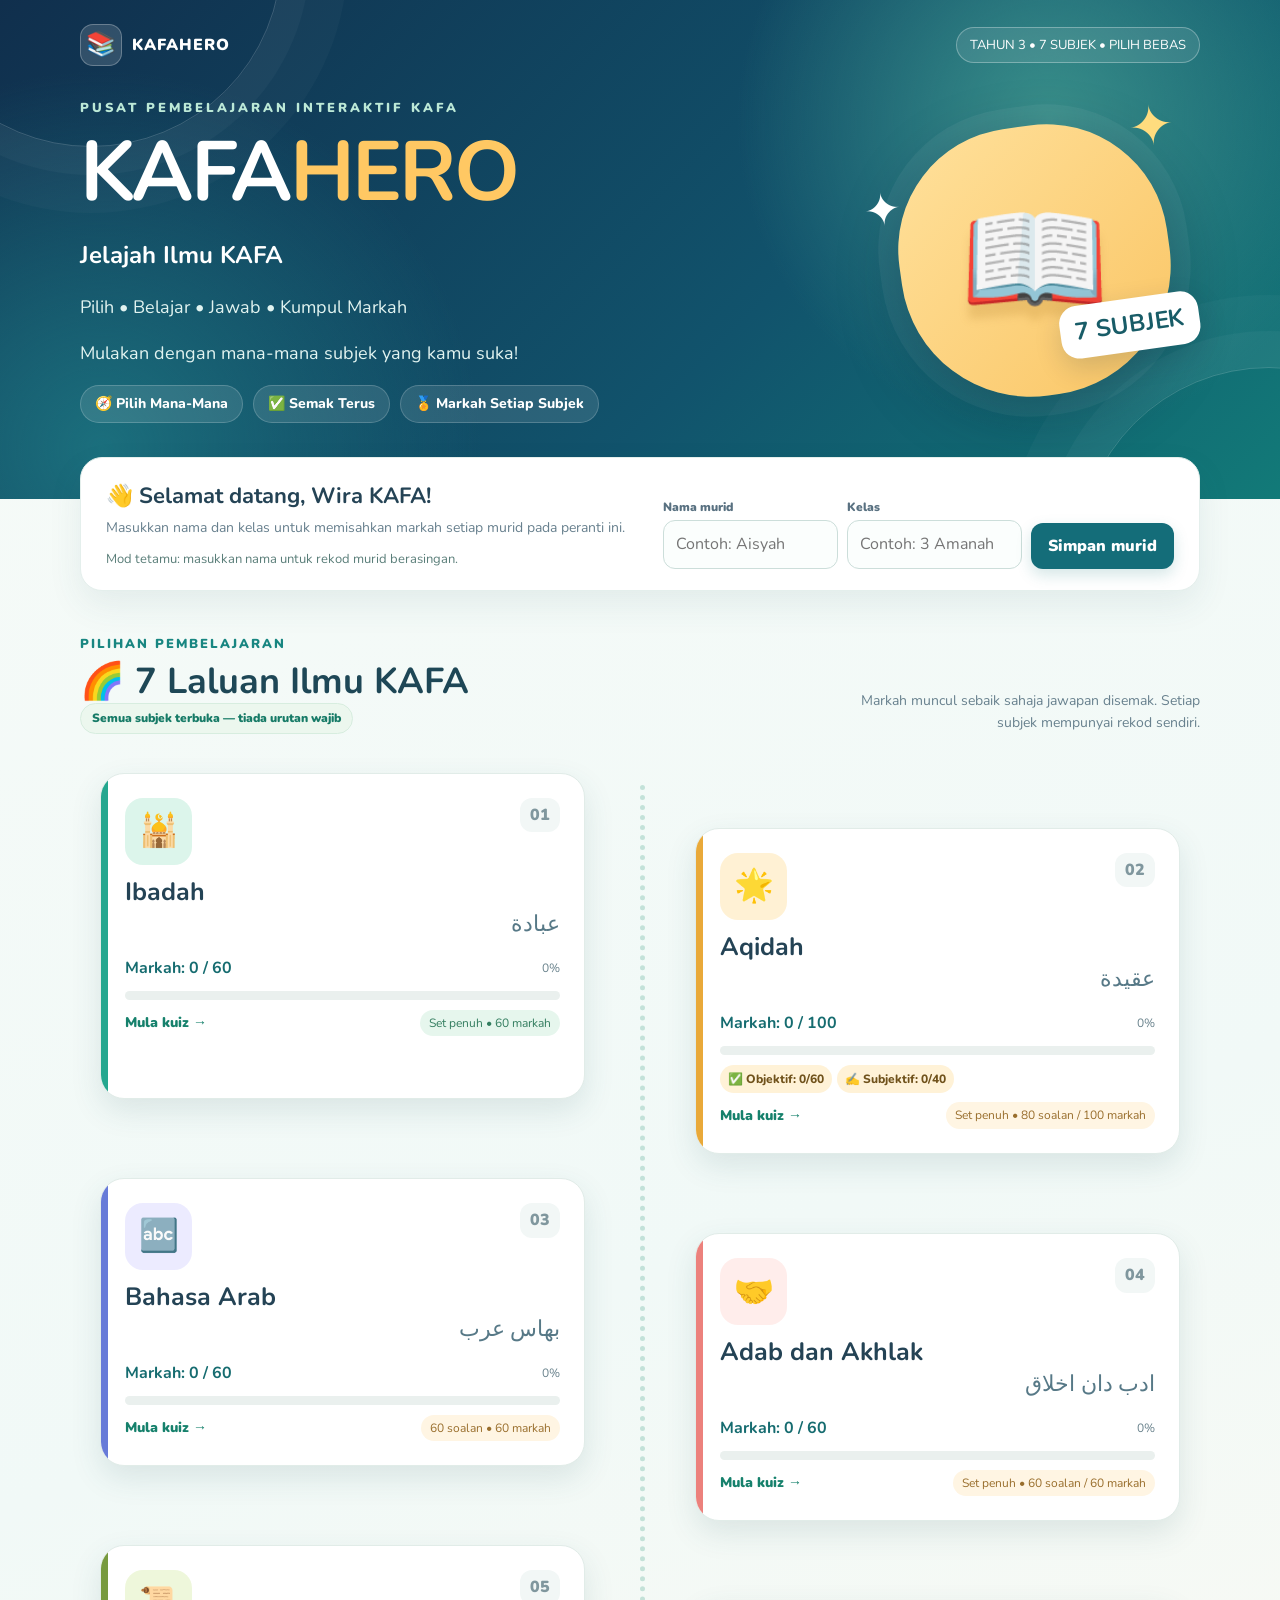
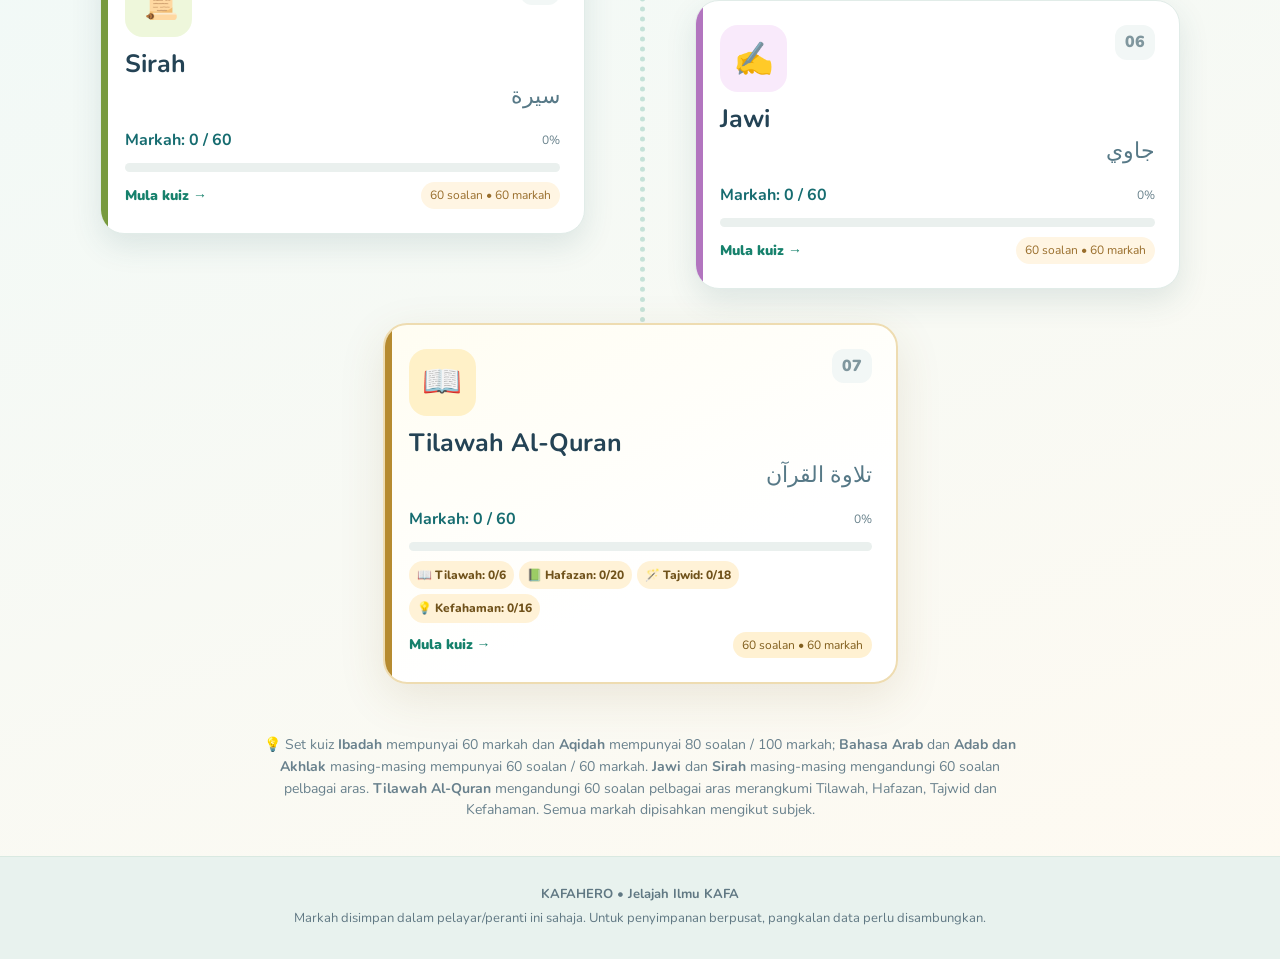
<file: index.html>
<!DOCTYPE html>
<html lang="ms"><head><meta charset="utf-8"><meta name="viewport" content="width=device-width,initial-scale=1"><meta name="theme-color" content="#11536c"><title>KAFAHERO — Jelajah Ilmu KAFA Tahun 3</title><meta name="description" content="Pusat kuiz KAFA Tahun 3: pilih mana-mana subjek, semak jawapan serta-merta, lihat markah setiap subjek secara berasingan."><link rel="stylesheet" href="assets/css/home.css"></head><body>
<header class="hero"><div class="wrap"><div class="nav"><div class="brand"><span class="brand-ico">📚</span> KAFAHERO</div><div class="topnote">TAHUN 3 • 7 SUBJEK • PILIH BEBAS</div></div><div class="hero-main"><div><div class="eyebrow">PUSAT PEMBELAJARAN INTERAKTIF KAFA</div><h1>KAFA<span>HERO</span></h1><h2>Jelajah Ilmu KAFA</h2><p>Pilih • Belajar • Jawab • Kumpul Markah</p><p>Mulakan dengan mana-mana subjek yang kamu suka!</p><div class="ribbon"><span>🧭 Pilih Mana-Mana</span><span>✅ Semak Terus</span><span>🏅 Markah Setiap Subjek</span></div></div><div class="mascot" aria-hidden="true"><span class="book">📖</span><b>7 SUBJEK</b></div></div></div></header>
<main class="wrap dashboard"><section class="profile" aria-label="Maklumat murid"><div><h2>👋 Selamat datang, Wira KAFA!</h2><p>Masukkan nama dan kelas untuk memisahkan markah setiap murid pada peranti ini.</p><div class="profile-info" id="profile-status" role="status"></div></div><form id="profile-form" class="fields"><div class="field"><label for="p-name">Nama murid</label><input id="p-name" placeholder="Contoh: Aisyah" autocomplete="name"></div><div class="field"><label for="p-class">Kelas</label><input id="p-class" placeholder="Contoh: 3 Amanah"></div><button class="primary" type="submit">Simpan murid</button></form></section>
<div class="section-head"><div><small>PILIHAN PEMBELAJARAN</small><h2>🌈 7 Laluan Ilmu KAFA</h2><span class="hintline">Semua subjek terbuka — tiada urutan wajib</span></div><p>Markah muncul sebaik sahaja jawapan disemak. Setiap subjek mempunyai rekod sendiri.</p></div>
<div class="trail" id="subject-grid" aria-label="Pilih subjek"></div>
<p class="footnote">💡 Set kuiz <strong>Ibadah</strong> mempunyai 60 markah dan <strong>Aqidah</strong> mempunyai 80 soalan / 100 markah; <strong>Bahasa Arab</strong> dan <strong>Adab dan Akhlak</strong> masing-masing mempunyai 60 soalan / 60 markah. <strong>Jawi</strong> dan <strong>Sirah</strong> masing-masing mengandungi 60 soalan pelbagai aras. <strong>Tilawah Al-Quran</strong> mengandungi 60 soalan pelbagai aras merangkumi Tilawah, Hafazan, Tajwid dan Kefahaman. Semua markah dipisahkan mengikut subjek.</p></main>
<footer class="footer"><div class="wrap"><strong>KAFAHERO • Jelajah Ilmu KAFA</strong><p>Markah disimpan dalam pelayar/peranti ini sahaja. Untuk penyimpanan berpusat, pangkalan data perlu disambungkan.</p></div></footer>
<script src="assets/js/kafahero.js"></script><script>
(function(){'use strict';
const KH=window.KAFAHERO;
const list=[
 {id:'ibadah',title:'Ibadah',jawi:'عبادة',icon:'🕌',accent:'#25a78f',bg:'#dcf5eb',max:60,mode:'Set penuh • 60 markah'},
 {id:'aqidah',title:'Aqidah',jawi:'عقيدة',icon:'🌟',accent:'#e9a939',bg:'#fff1d4',max:100,mode:'Set penuh • 80 soalan / 100 markah'},
 {id:'bahasa-arab',title:'Bahasa Arab',jawi:'بهاس عرب',icon:'🔤',accent:'#677bd8',bg:'#ecebff',max:60,mode:'60 soalan • 60 markah'},
 {id:'adab-akhlak',title:'Adab dan Akhlak',jawi:'ادب دان اخلاق',icon:'🤝',accent:'#ec817c',bg:'#ffedeb',max:60,mode:'Set penuh • 60 soalan / 60 markah'},
 {id:'sirah',title:'Sirah',jawi:'سيرة',icon:'📜',accent:'#779a3e',bg:'#eef7db',max:60,mode:'60 soalan • 60 markah'},
 {id:'jawi',title:'Jawi',jawi:'جاوي',icon:'✍️',accent:'#b275bf',bg:'#f9eafb',max:60,mode:'60 soalan • 60 markah'},
 {id:'tilawah-al-quran',title:'Tilawah Al-Quran',jawi:'تلاوة القرآن',icon:'📖',accent:'#b68b30',bg:'#fff1c8',max:60,mode:'60 soalan • 60 markah'}
];
function esc(s){return String(s??'').replace(/[&<>"']/g,c=>({'&':'&amp;','<':'&lt;','>':'&gt;','"':'&quot;',"'":'&#39;'}[c]));}
function render(){const p=KH.getProfile();document.getElementById('p-name').value=p.id==='guest'?'':p.name;document.getElementById('p-class').value=p.kelas||'';document.getElementById('profile-status').innerHTML=p.id==='guest'?'Mod tetamu: masukkan nama untuk rekod murid berasingan.':'Rekod aktif: <strong>'+esc(p.name)+'</strong>'+(p.kelas?' • '+esc(p.kelas):'');
document.getElementById('subject-grid').innerHTML=list.map((s,i)=>{let r=KH.getResult(s.id)||{},score=Math.min(s.max,Math.max(0,Number(r.score)||0)),pct=Math.round(score/s.max*100),checked=Number(r.checked)||0,total=Number(r.totalQuestions)||0;return `<a href="${s.id}/index.html" class="card" data-id="${s.id}" style="--accent:${s.accent};--iconbg:${s.bg}" aria-label="Buka kuiz ${s.title}; markah ${score} daripada ${s.max}"><div class="cardhead"><span class="cardicon">${s.icon}</span><span class="cardnum">0${i+1}</span></div><h3>${s.title}</h3><div class="jawi" lang="ms-Arab" dir="rtl">${s.jawi}</div><div class="score-wrap"><b>Markah: ${score} / ${s.max}</b><small>${pct}%</small></div><div class="bar" aria-hidden="true"><span style="width:${pct}%"></span></div>${s.id==='aqidah'?`<div class="strand-scores"><span>✅ Objektif: ${Number(r.objective)||0}/60</span><span>✍️ Subjektif: ${Number(r.manual)||0}/40</span></div>`:''}${s.id==='tilawah-al-quran'?`<div class="strand-scores"><span>📖 Tilawah: ${Number(r.sections?.tilawah?.score)||0}/6</span><span>📗 Hafazan: ${Number(r.sections?.hafazan?.score)||0}/20</span><span>🪄 Tajwid: ${Number(r.sections?.tajwid?.score)||0}/18</span><span>💡 Kefahaman: ${Number(r.sections?.kefahaman?.score)||0}/16</span></div>`:''}<div class="cardaction"><span>${checked>0?'Sambung kuiz →':'Mula kuiz →'}</span><em>${checked>0?`Disemak ${checked}${total?'/'+total:''} soalan`:s.mode}</em></div></a>`}).join('');}
document.getElementById('profile-form').addEventListener('submit',e=>{e.preventDefault();KH.setProfile(document.getElementById('p-name').value,document.getElementById('p-class').value);render();});
window.addEventListener('pageshow',render);document.addEventListener('visibilitychange',()=>{if(document.visibilityState==='visible')render()});window.addEventListener('storage',render);render();
})();</script></body></html>
</file>
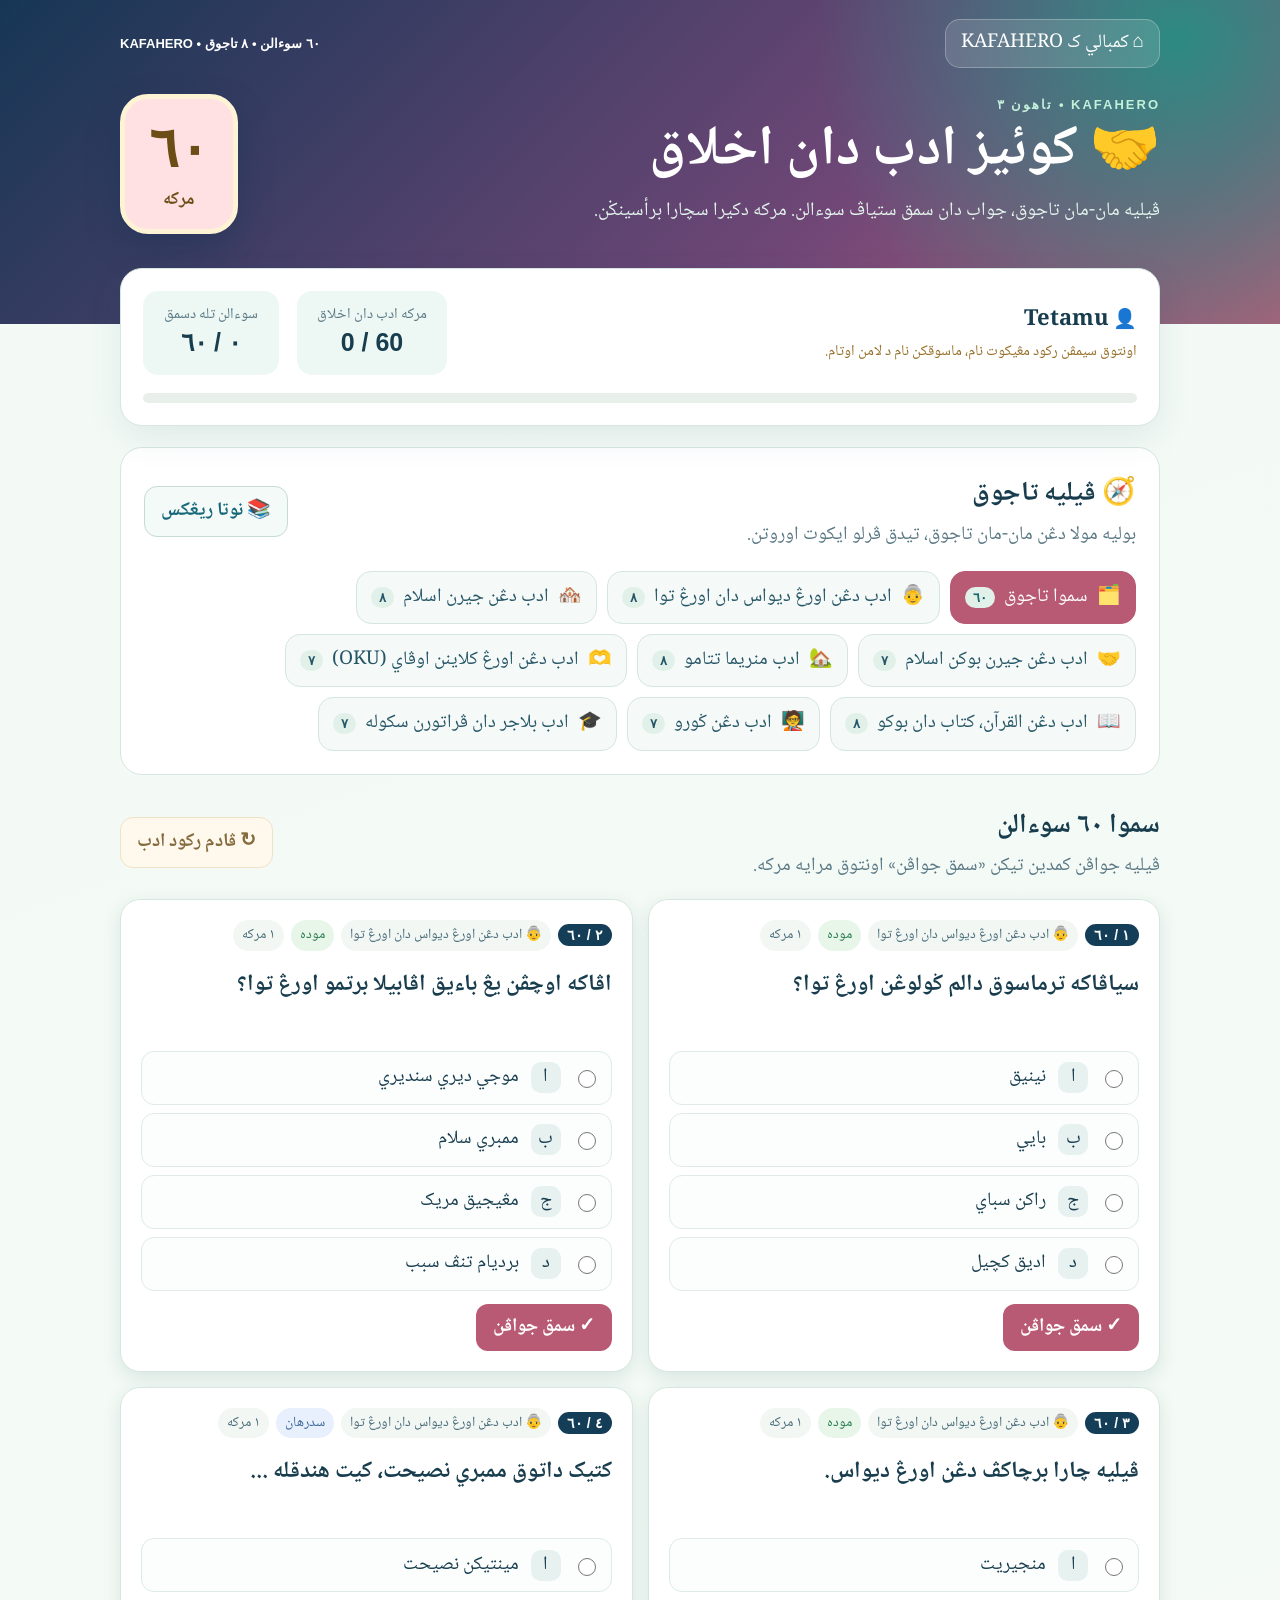
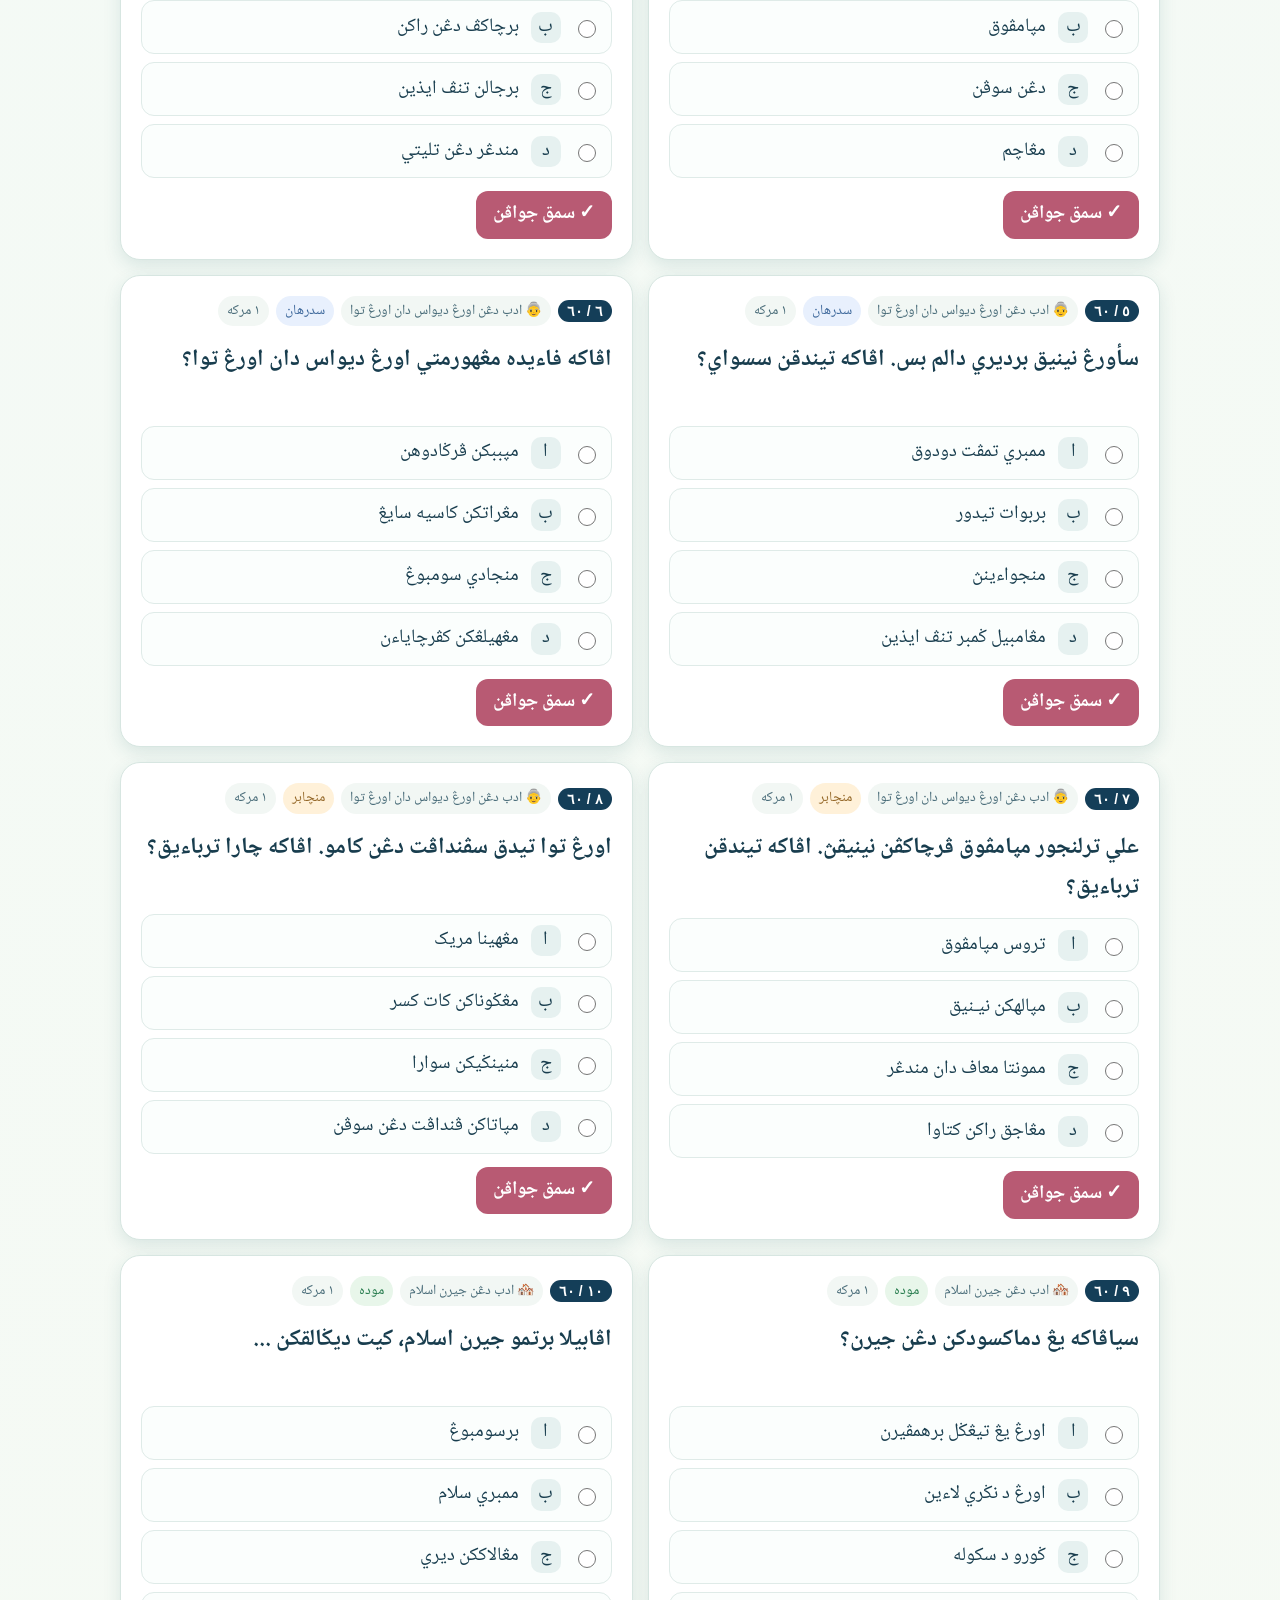
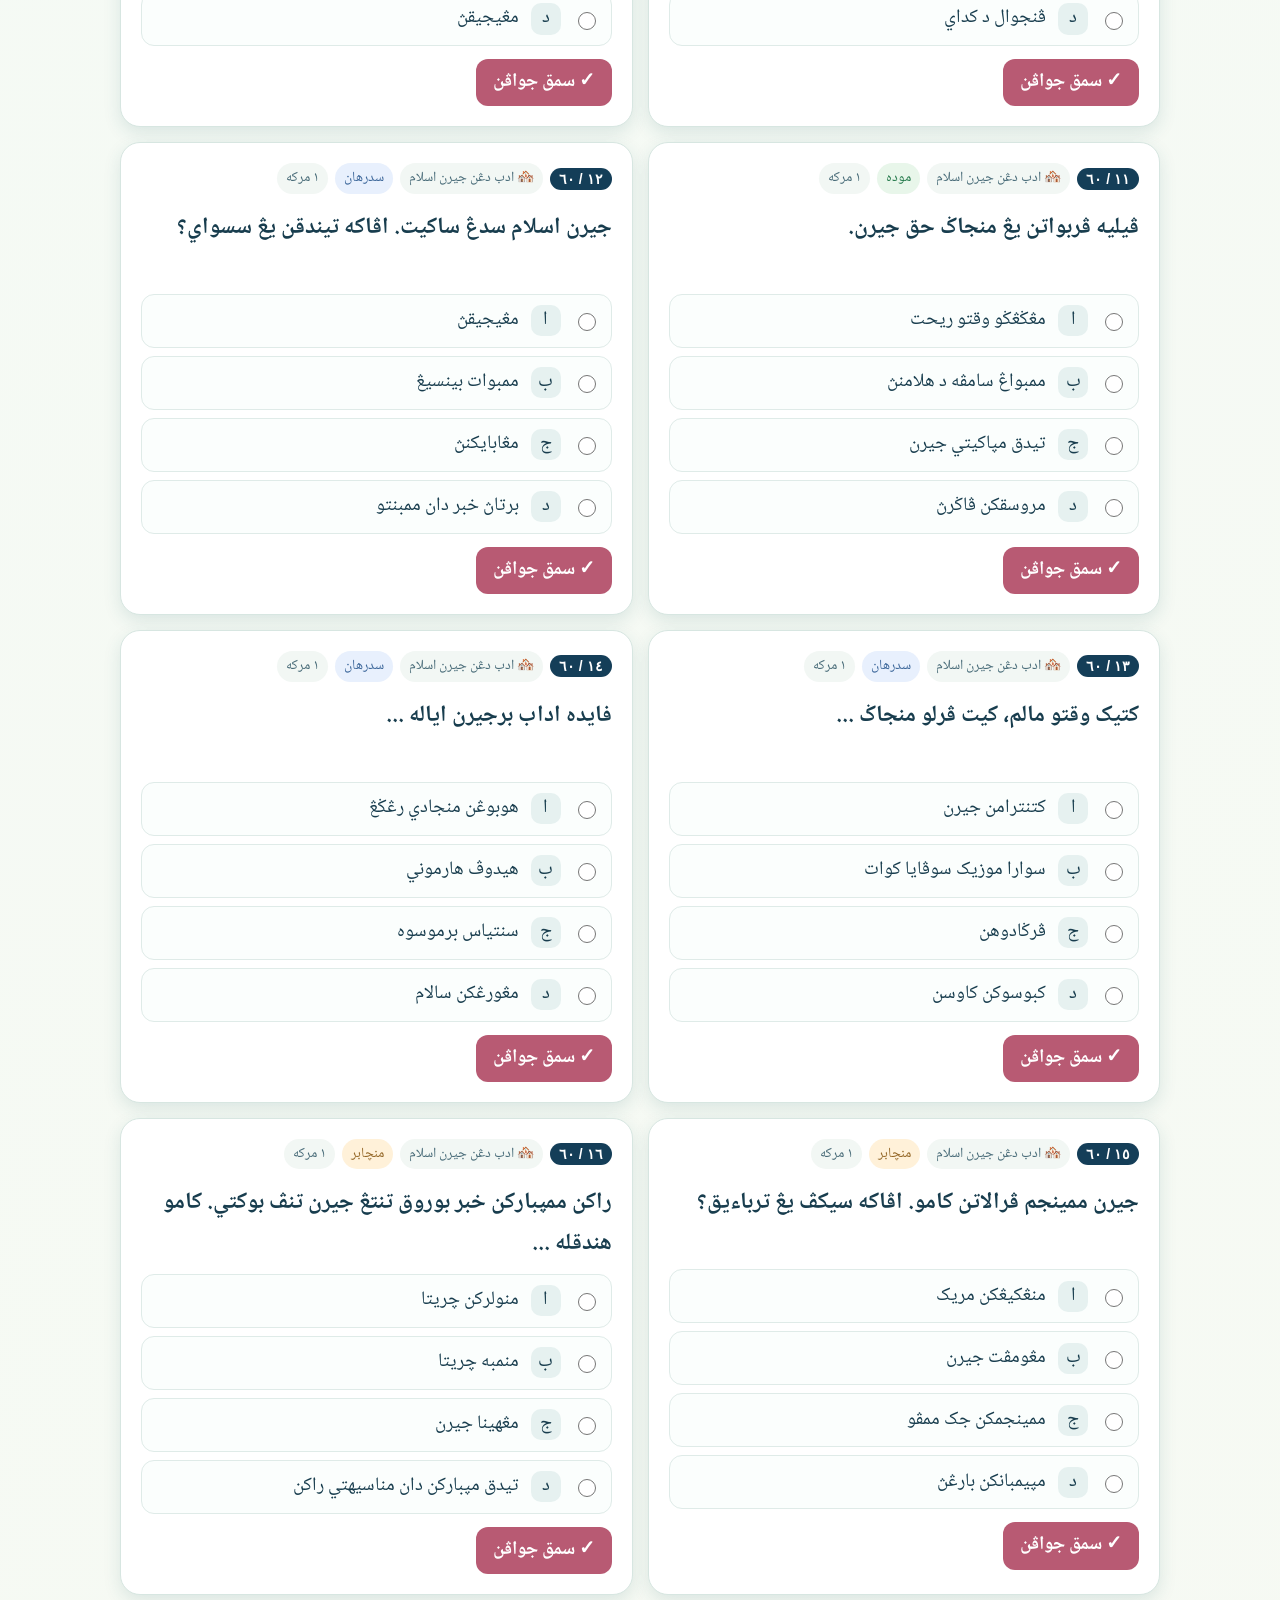
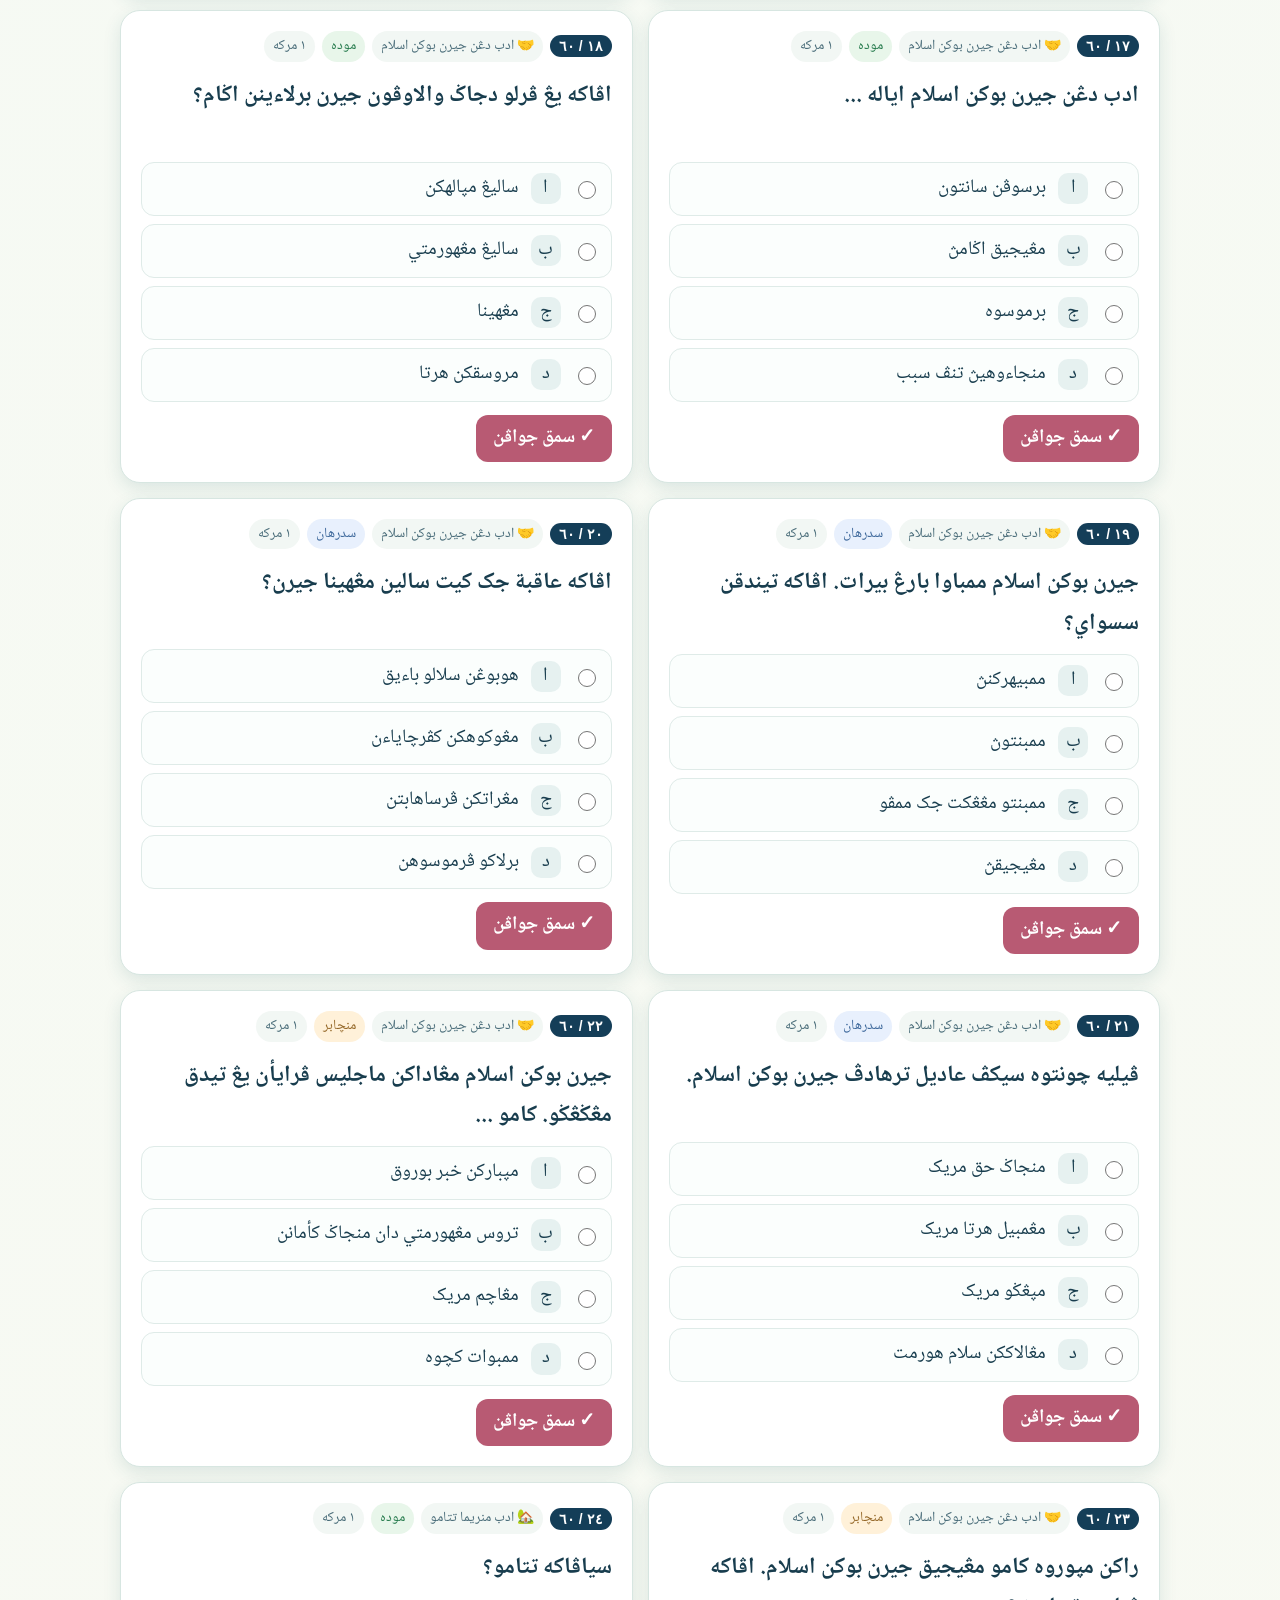
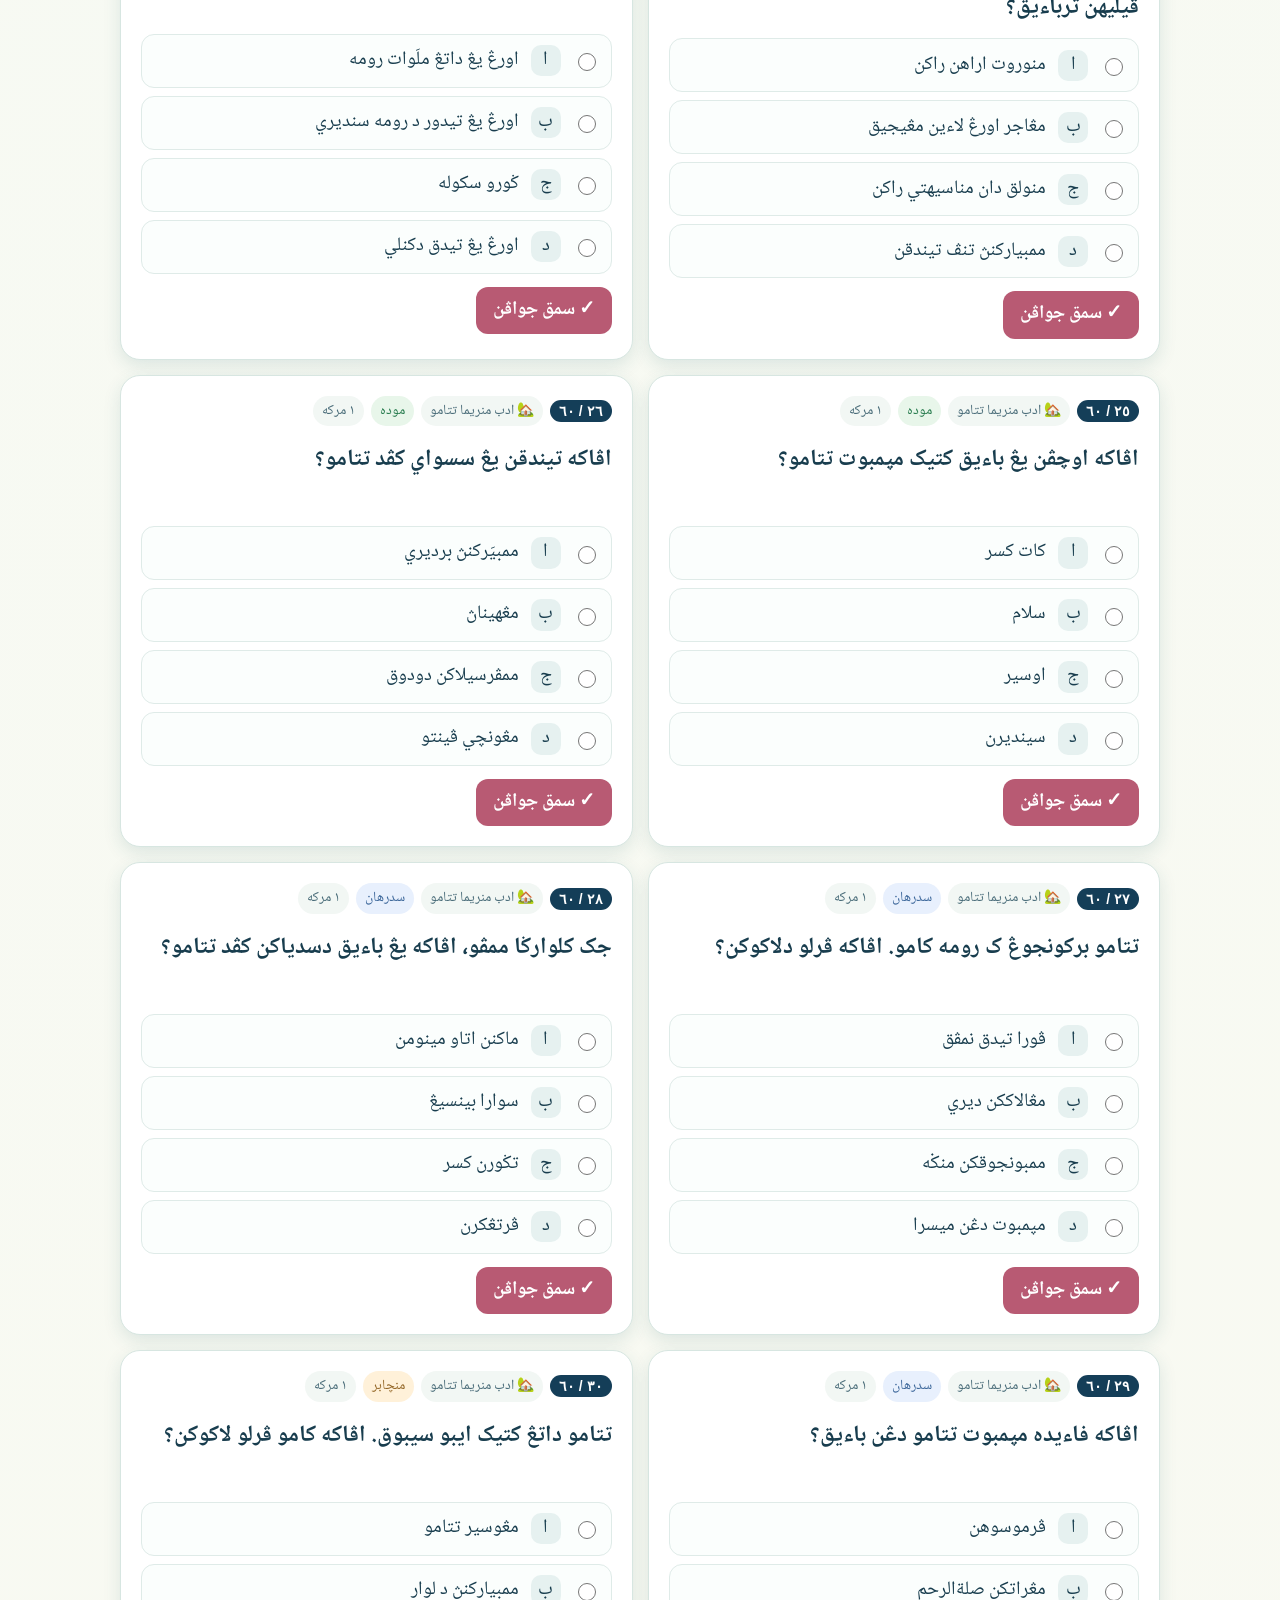
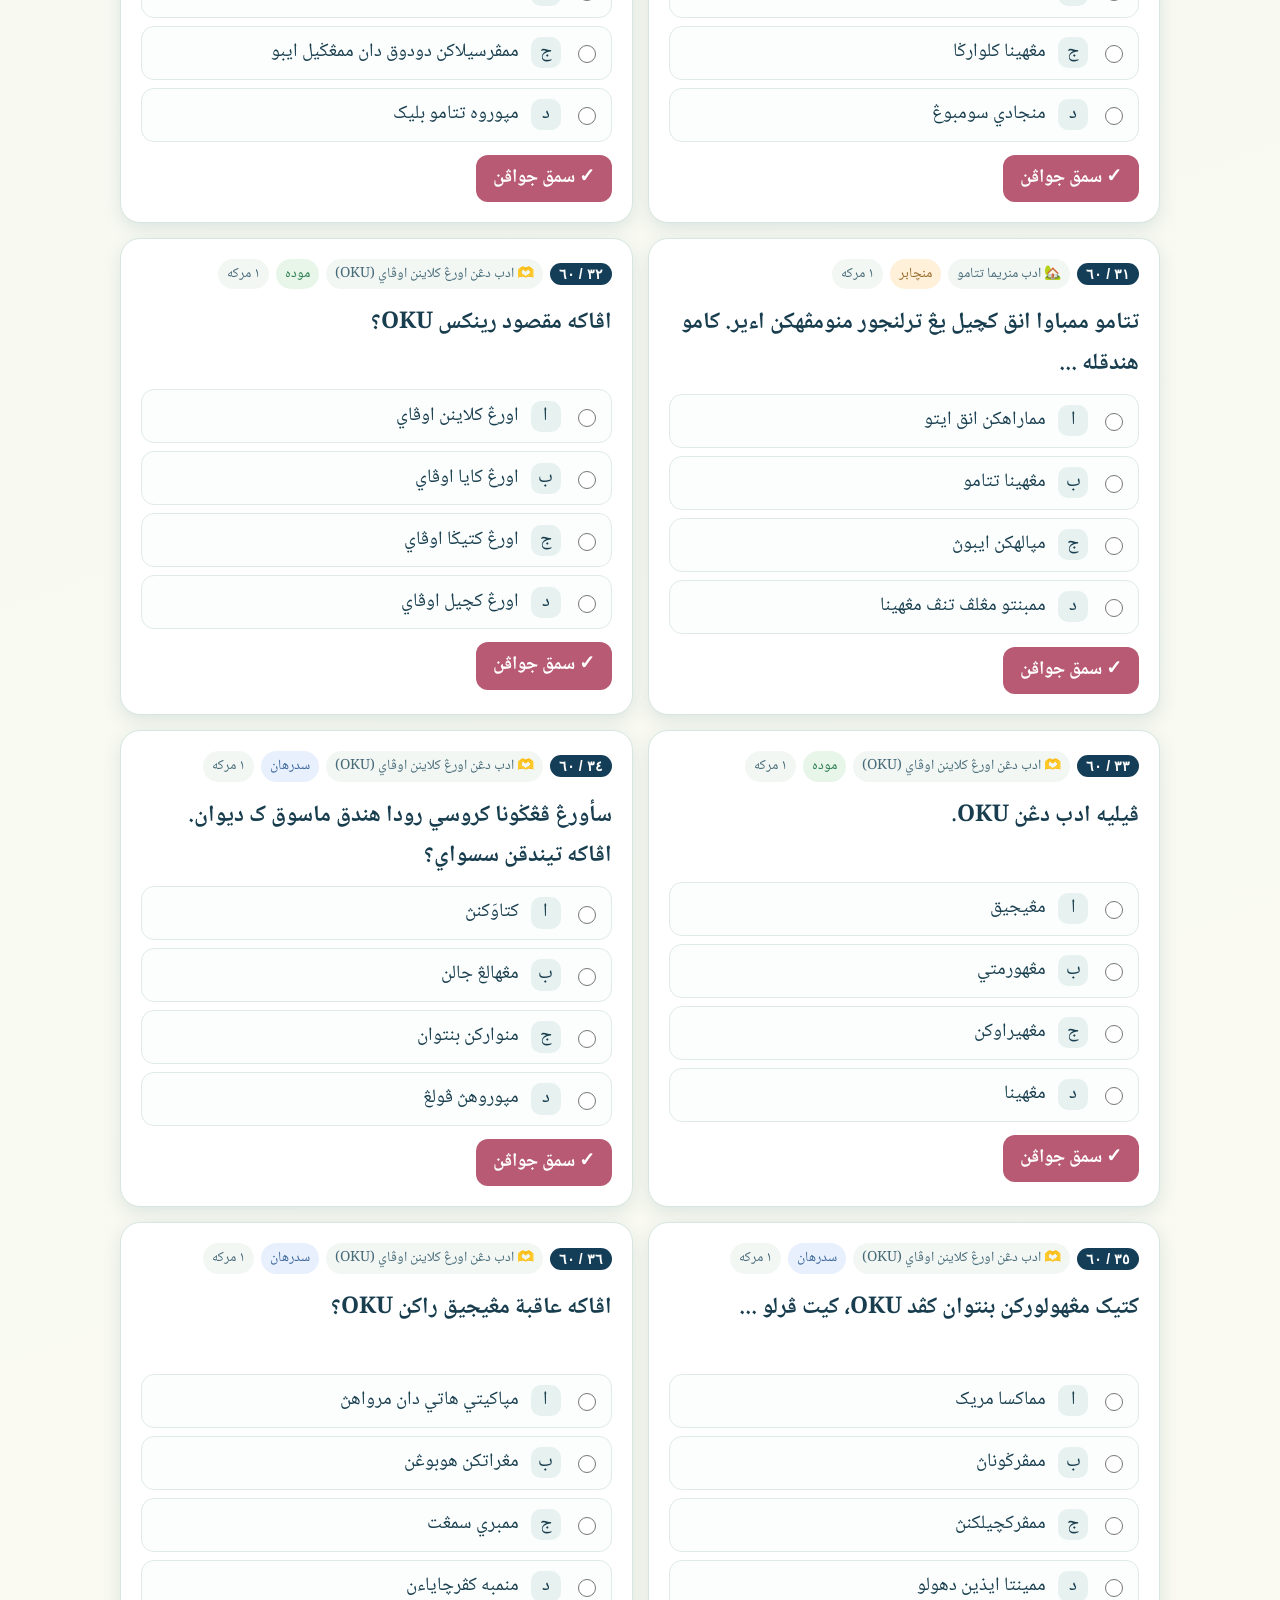
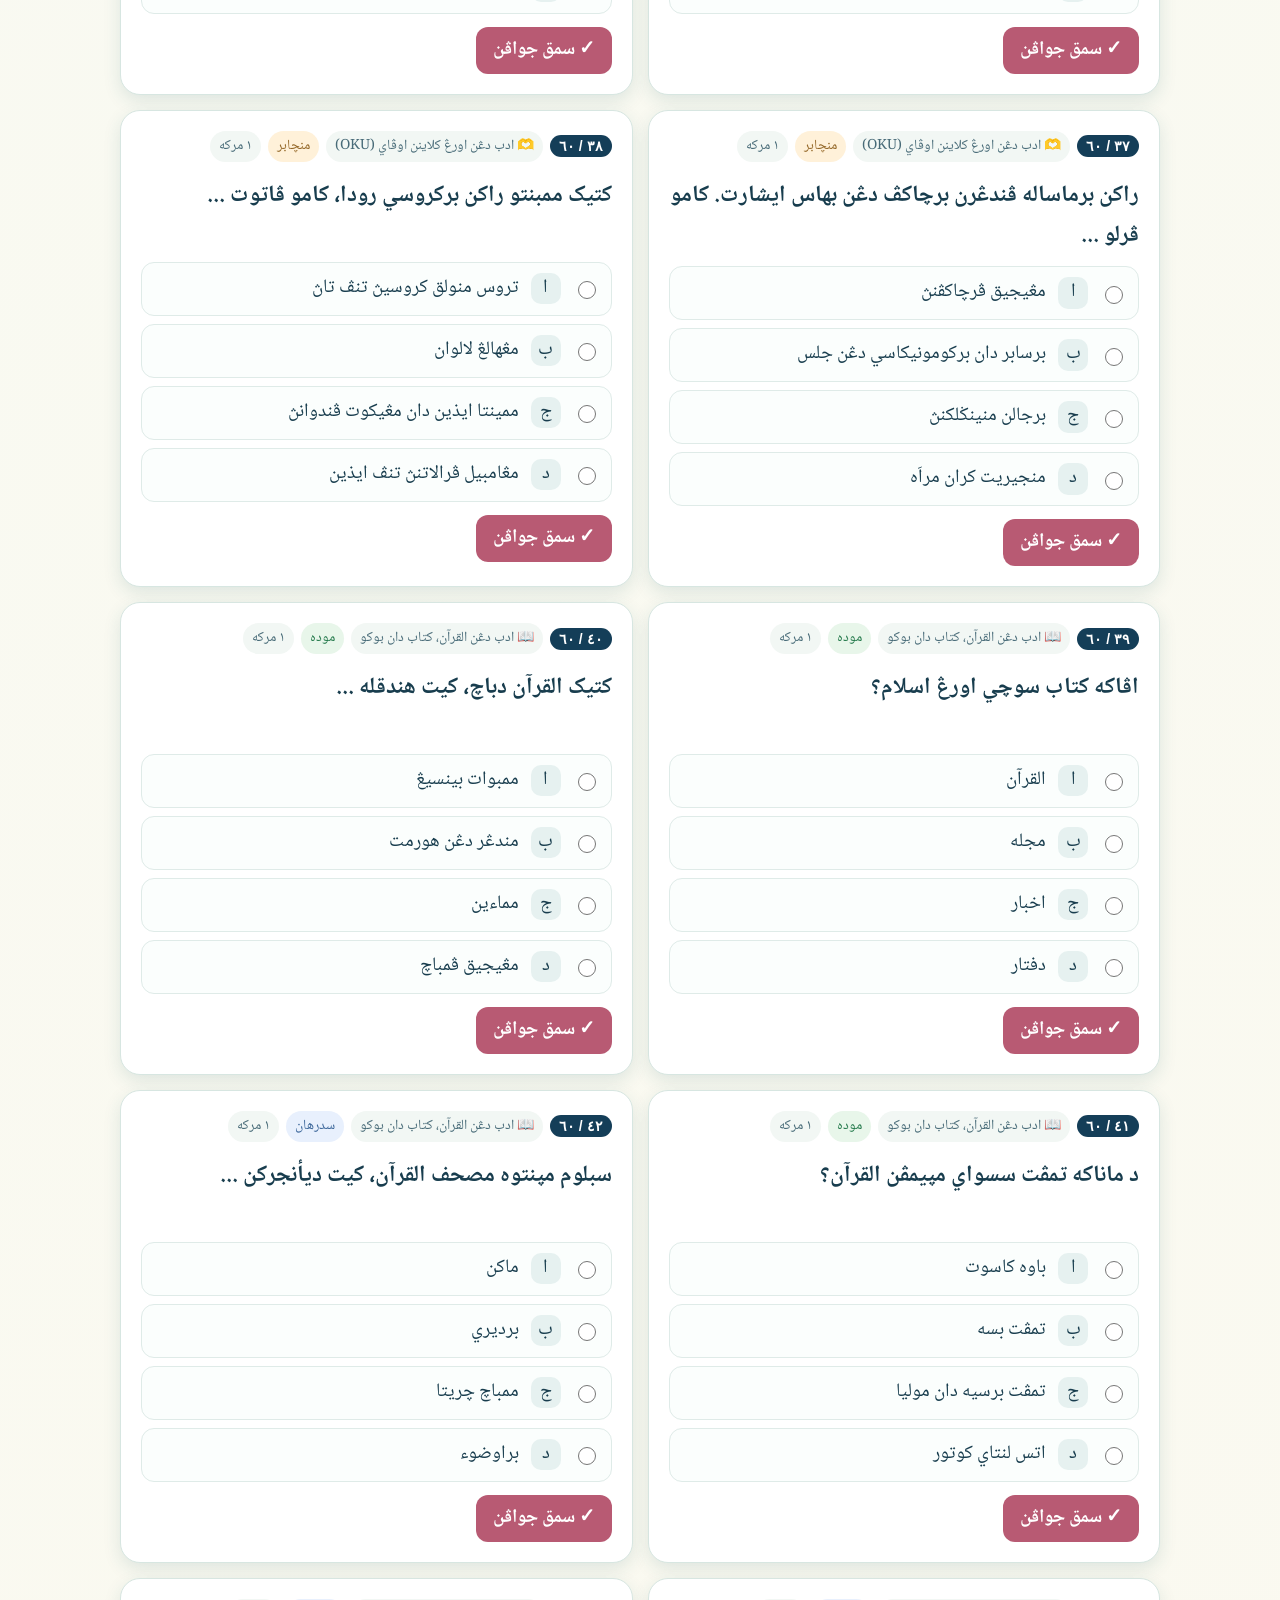
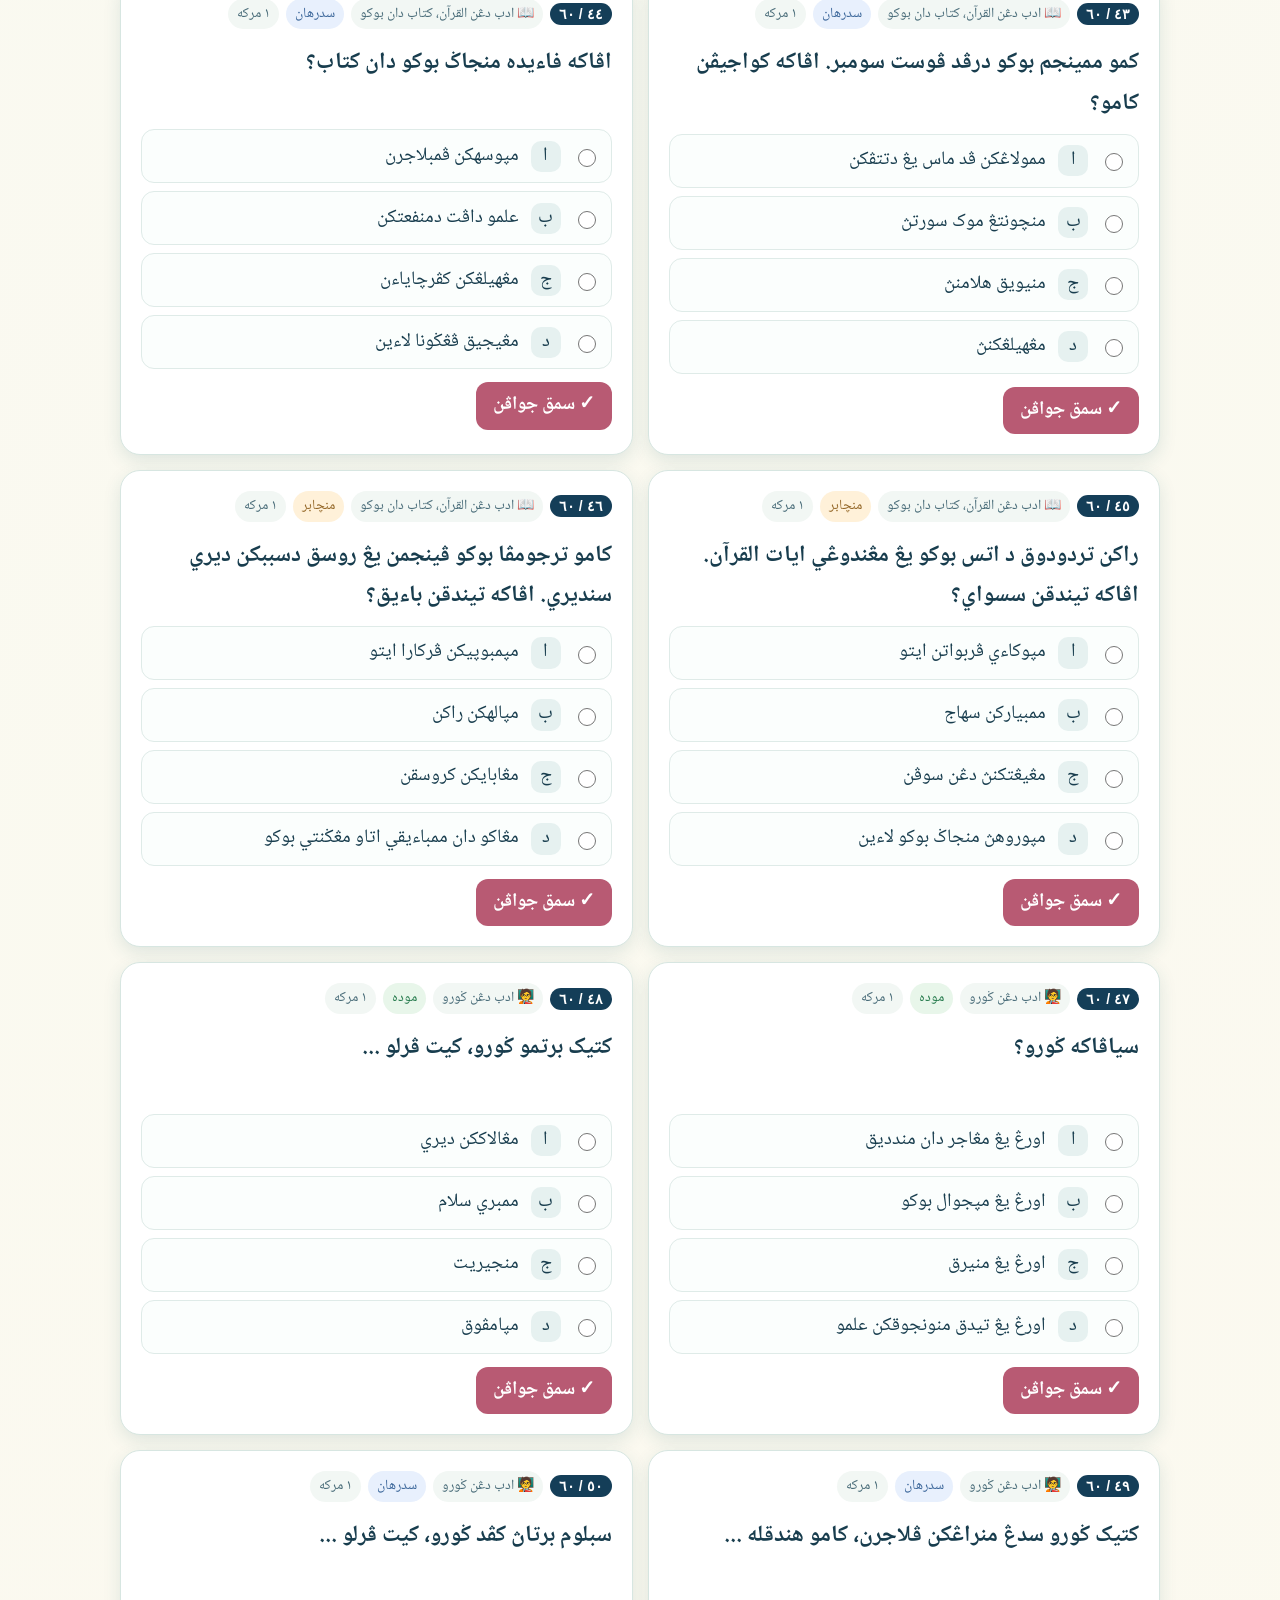
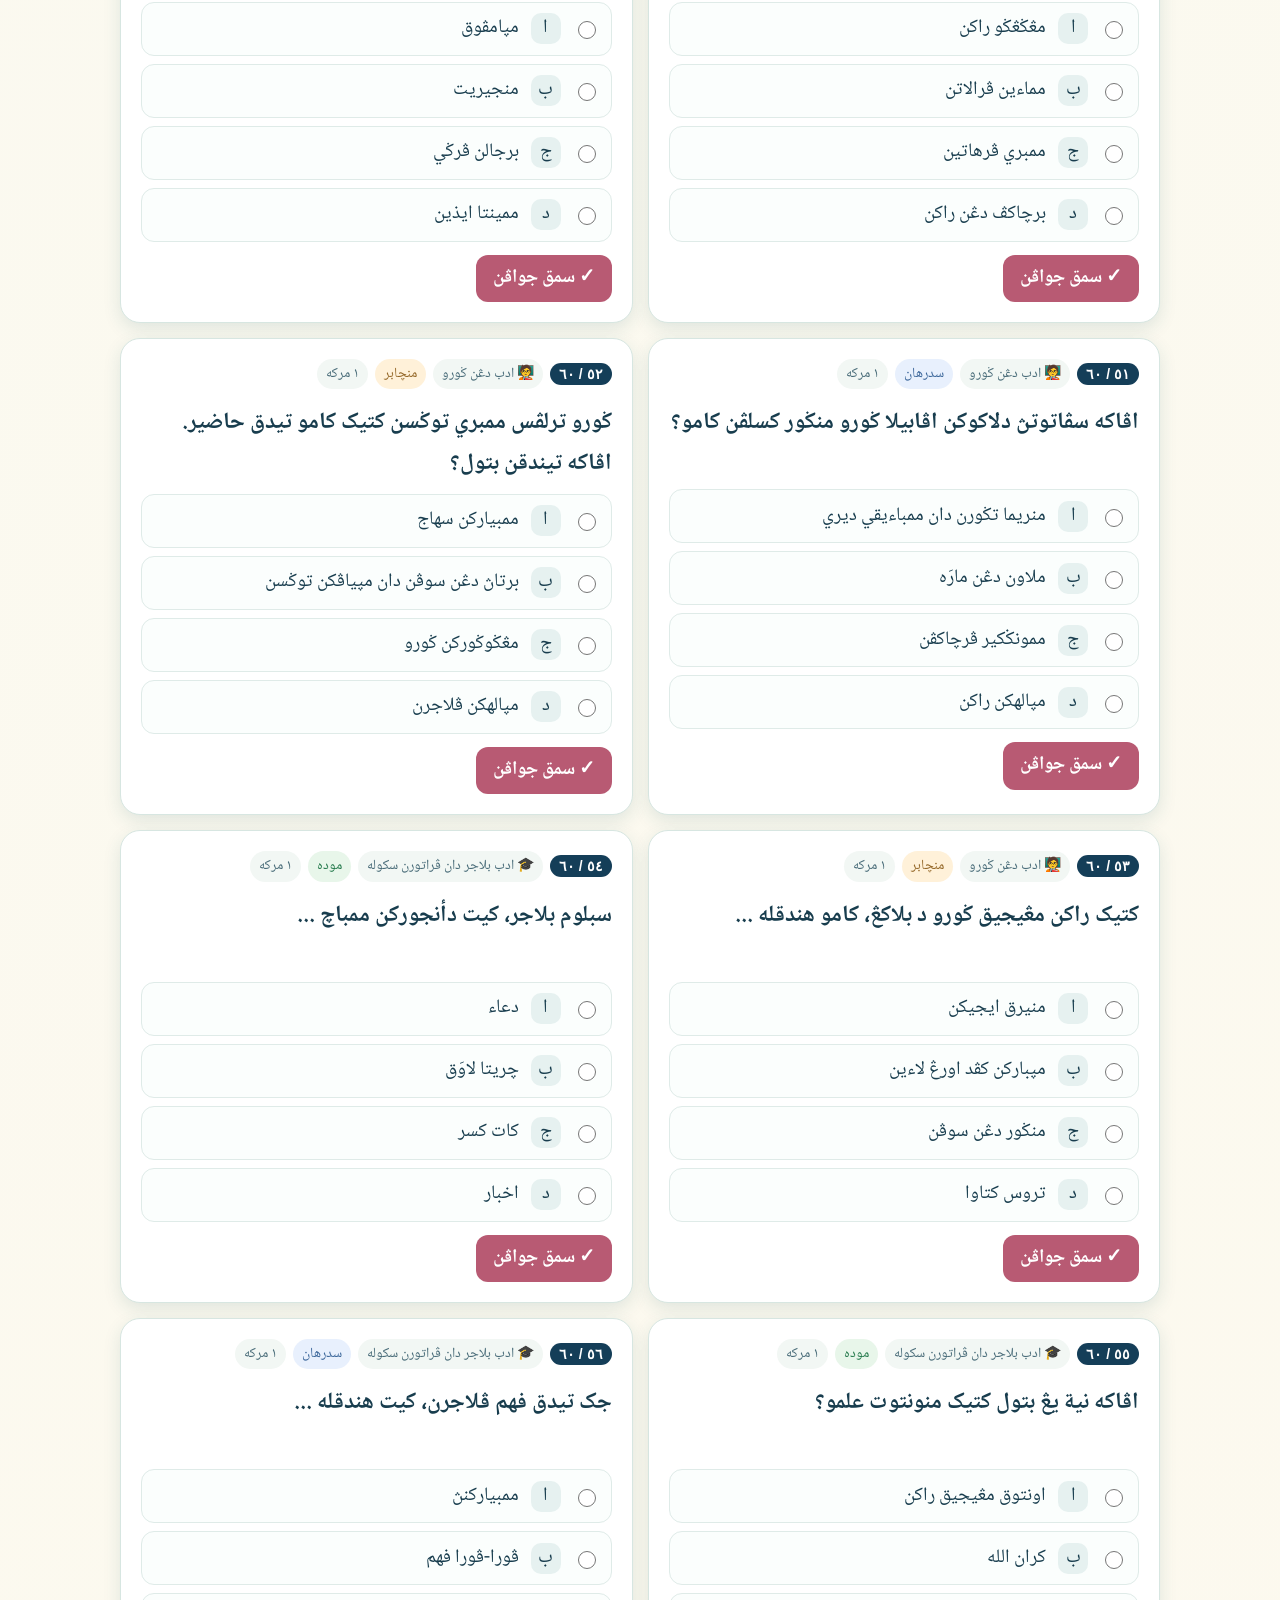
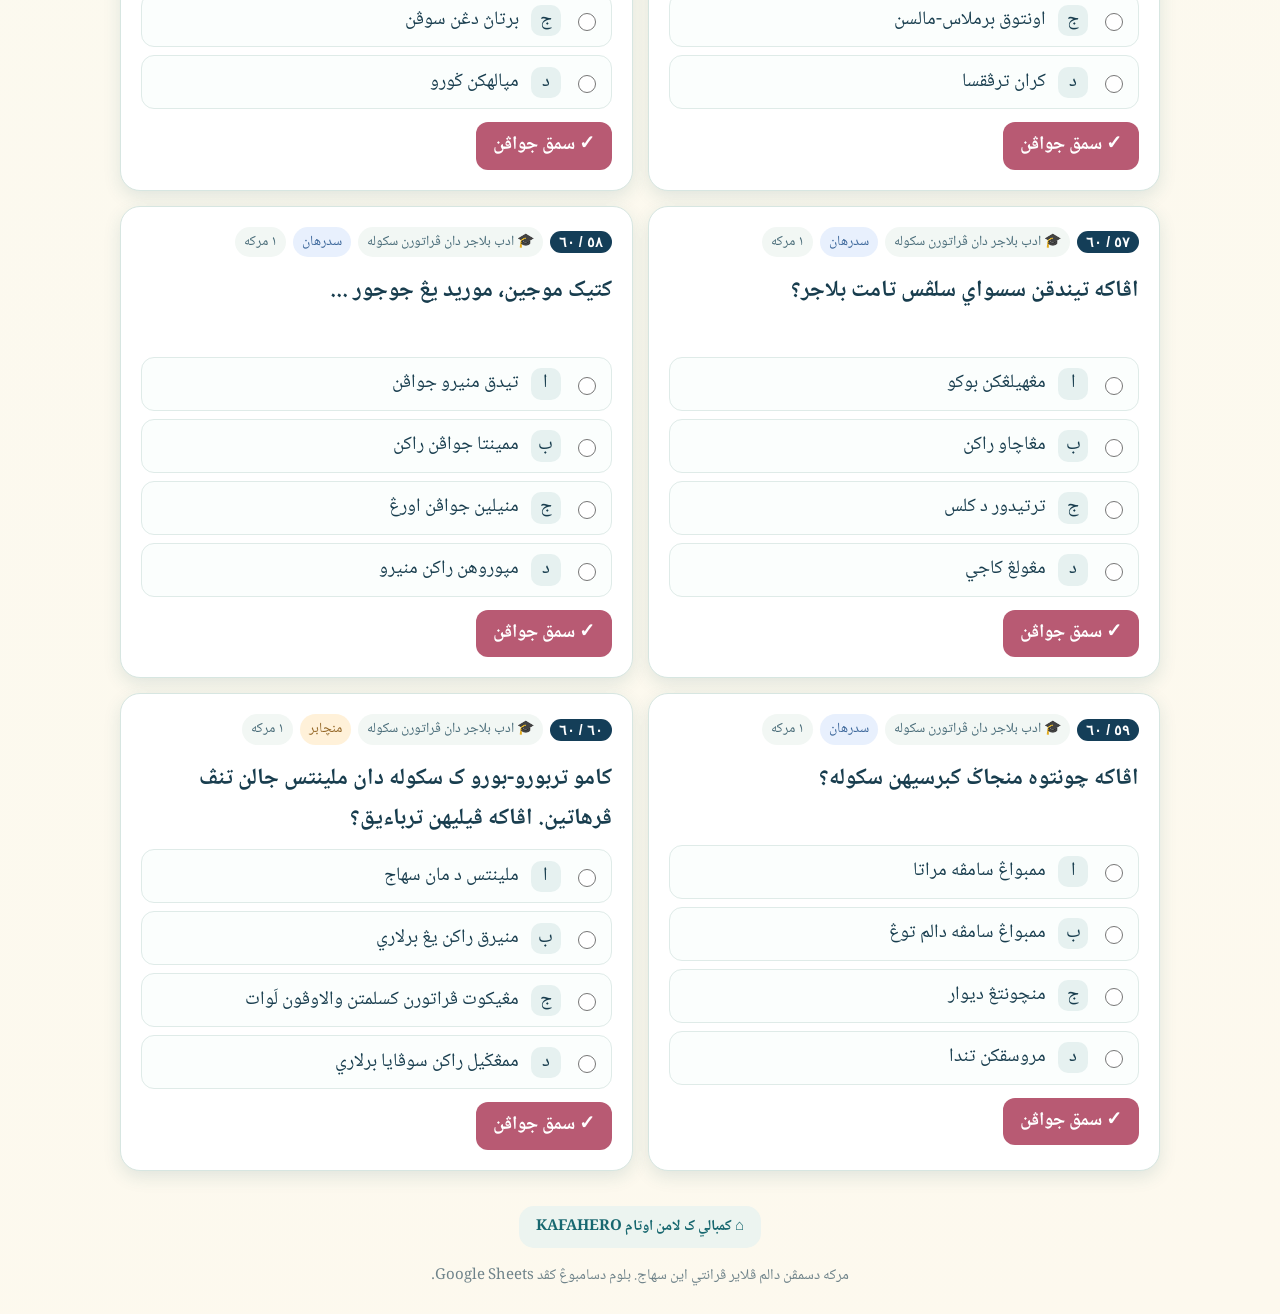
<file: adab-akhlak/index.html>
<!doctype html><html lang="ms-Arab" dir="rtl"><head><meta charset="utf-8"/><meta name="viewport" content="width=device-width,initial-scale=1"/>
<meta name="theme-color" content="#115d70"/><title>KAFAHERO | کوئيز ادب دان اخلاق ٦٠ سوءالن</title><link rel="stylesheet" href="../assets/css/adab.css"/></head><body>
<header class="mast"><div class="wrap"><div class="topbar"><a href="../index.html" class="back">⌂ کمبالي ک KAFAHERO</a><span class="edition">KAFAHERO • ٦٠ سوءالن • ٨ تاجوق</span></div>
<div class="intro"><div><div class="eyebrow">KAFAHERO • تاهون ٣</div><h1>🤝 کوئيز ادب دان اخلاق</h1><p>ڤيليه مان-مان تاجوق، جواب دان سمق ستياڤ سوءالن. مرکه دکيرا سچارا برأسينڬن.</p></div><div class="badge-big" aria-hidden="true">٦٠<span>مرکه</span></div></div></div></header>
<main class="wrap"><section class="overview" aria-label="کماجوان"><div class="identity">👤 <strong id="student-name">تتامو</strong><div id="guest-note" class="notice"></div></div>
<div class="metric"><small>مرکه ادب دان اخلاق</small><strong id="total-mark" aria-live="polite">0 / 60</strong></div>
<div class="metric"><small>سوءالن تله دسمق</small><strong id="checked-count">٠ / ٦٠</strong></div><div class="progress" aria-label="کماجوان کوئيز"><div id="completed-bar"></div></div></section>
<section class="navbox"><div class="section-top"><div><h2>🧭 ڤيليه تاجوق</h2><p>بوليه مولا دڠن مان-مان تاجوق، تيدق ڤرلو ايکوت اوروتن.</p></div><button class="plain" id="glossary-toggle" type="button" aria-expanded="false">📚 نوتا ريڠکس</button></div><div id="topic-buttons" class="topics" role="group" aria-label="ڤيليه تاجوق"></div></section>
<section id="glossary" class="glossary" hidden><h2>📚 نوتا ريڠکس</h2><p>روجوڠن اولڠ کاجي مڠيکوت تاجوق.</p><div id="glossary-items" class="glossary-grid"></div></section>
<div class="qa-head"><div><h2 id="quiz-title">سموا سوءالن</h2><p>ڤيليه جواڤن کمدين تيکن «سمق جواڤن» اونتوق مرايه مرکه.</p></div><button type="button" id="reset-button" class="reset">↻ ڤادم رکود ادب</button></div>
<div id="questions" class="questions" aria-live="off"></div><footer class="footer"><a href="../index.html">⌂ کمبالي ک لامن اوتام KAFAHERO</a><p>مرکه دسمڤن دالم ڤلاير ڤرانتي اين سهاج. بلوم دسامبوڠ کڤد Google Sheets.</p></footer></main>
<script type="application/json" id="adab-data">{"title":"ادب دان اخلاق — کوئيز تاهون ٣","max":60,"version":"2026.11.09","topics":[{"id":"dewasa","name":"ادب دڠن اورڠ ديواس دان اورڠ توا","icon":"👵","notes":["ممبري سلام دان ممڠݢيل دڠن ݢلرن يڠ باءيق.","مندڠر نصيحت، منجاݢ توتور کات دان ممبنتو مريک."]},{"id":"jiran-islam","name":"ادب دڠن جيرن اسلام","icon":"🏘️","notes":["ممبري سلام، منجاݢ حق دان تيدق مڽاکيتي جيرن.","ممبنتو جيرن يڠ ممرلوکن ڤرتولوڠن."]},{"id":"jiran-bukan","name":"ادب دڠن جيرن بوکن اسلام","icon":"🤝","notes":["برسوڤن سانتون دان سالين مڠهورمتي والاوڤون برلاءينن اݢام.","ممبنتو دالم ڤرکارا کباءيقن دان منجاݢ کتنترامن."]},{"id":"tetamu","name":"ادب منريما تتامو","icon":"🏡","notes":["ممبري سلام، مڽمبوت دڠن ميسرا دان ممڤرسيلاکن دودوق.","مڽدياکن جاموان مڠيکوت کممڤوان."]},{"id":"oku","name":"ادب دڠن اورڠ کلاينن اوڤاي (OKU)","icon":"🫶","notes":["هورمتي مريک دان جڠن مڠيجيک ککوراڠن مريک.","توارکن بنتوان دڠن ايذين دان هورمتي ڤيليهن مريک."]},{"id":"quran","name":"ادب دڠن القرآن، کتاب دان بوکو","icon":"📖","notes":["ممبري ڤرهاتين کتيک القرآن دباچ دان مڽيمڤنڽ دتمڤت برسيه.","منجاݢ بوکو دان ممولاڠکن بوکو يڠ دڤينجم."]},{"id":"guru","name":"ادب دڠن ݢورو","icon":"🧑‍🏫","notes":["ممبري سلام، مندڠر ڤنرڠن دان ممينتا ايذين سبلوم برتاڽ.","منريم تݢورن دان مڽياڤکن توݢسن."]},{"id":"belajar","name":"ادب بلاجر دان ڤراتورن سکوله","icon":"🎓","notes":["برنية کران الله، ممباچ دعاء دان برسوڠݢوه-سوڠݢوه.","تيدق منيرو، هادير تڤت ڤد ماس دان مڠيکوت ڤراتورن کسلمتن."]}],"questions":[{"id":"AD01","topic":"dewasa","level":"mudah","q":"سياڤاکه ترماسوق دالم ݢولوڠن اورڠ توا؟","options":["نينيق","بايي","راکن سباي","اديق کچيل"],"correct":0,"why":"نينيق ترماسوق دالم ݢولوڠن اورڠ توا."},{"id":"AD02","topic":"dewasa","level":"mudah","q":"اڤاکه اوچڤن يڠ باءيق اڤابيلا برتمو اورڠ توا؟","options":["موجي ديري سنديري","ممبري سلام","مڠيجيق مريک","برديام تنڤ سبب"],"correct":1,"why":"ممبري سلام اداله ادب يڠ باءيق."},{"id":"AD03","topic":"dewasa","level":"mudah","q":"ڤيليه چارا برچاکڤ دڠن اورڠ ديواس.","options":["منجيريت","مڽامڤوق","دڠن سوڤن","مڠاچم"],"correct":2,"why":"توتور کات يڠ سوڤن منونجوقکن هورمت."},{"id":"AD04","topic":"dewasa","level":"sederhana","q":"کتيک داتوق ممبري نصيحت، کيت هندقله ...","options":["مينتيکن نصيحت","برچاکڤ دڠن راکن","برجالن تنڤ ايذين","مندڠر دڠن تليتي"],"correct":3,"why":"نصيحت اورڠ توا ڤرلو ددڠر دڠن تليتي."},{"id":"AD05","topic":"dewasa","level":"sederhana","q":"سأورڠ نينيق برديري دالم بس. اڤاکه تيندقن سسواي؟","options":["ممبري تمڤت دودوق","بربوات تيدور","منجواءينڽ","مڠامبيل ݢمبر تنڤ ايذين"],"correct":0,"why":"ممبري تمڤت دودوق کڤد ورݢ توا منونجوقکن اخلاق باءيق."},{"id":"AD06","topic":"dewasa","level":"sederhana","q":"اڤاکه فاءيده مڠهورمتي اورڠ ديواس دان اورڠ توا؟","options":["مڽببکن ڤرݢادوهن","مڠراتکن کاسيه سايڠ","منجادي سومبوڠ","مڠهيلڠکن کڤرچاياءن"],"correct":1,"why":"ادب مڠراتکن هوبوڠن کاسيه سايڠ."},{"id":"AD07","topic":"dewasa","level":"mencabar","q":"علي ترلنجور مڽامڤوق ڤرچاکڤن نينيقڽ. اڤاکه تيندقن ترباءيق؟","options":["تروس مڽامڤوق","مڽالهکن نيـنيق","ممونتا معاف دان مندڠر","مڠاجق راکن کتاوا"],"correct":2,"why":"علي ڤرلو ممينتا معاف دان ممبري ڤرهاتين."},{"id":"AD08","topic":"dewasa","level":"mencabar","q":"اورڠ توا تيدق سڤنداڤت دڠن کامو. اڤاکه چارا ترباءيق؟","options":["مڠهينا مريک","مڠݢوناکن کات کسر","منينݢيکن سوارا","مڽاتاکن ڤنداڤت دڠن سوڤن"],"correct":3,"why":"برادب تتڤ ڤنتيڠ والاوڤون ڤنداڤت بربيذا."},{"id":"AD09","topic":"jiran-islam","level":"mudah","q":"سياڤاکه يڠ دماکسودکن دڠن جيرن؟","options":["اورڠ يڠ تيڠݢل برهمڤيرن","اورڠ د نݢري لاءين","ݢورو د سکوله","ڤنجوال د کداي"],"correct":0,"why":"جيرن اياله اورڠ يڠ تيڠݢل برهمڤيرن رومه."},{"id":"AD10","topic":"jiran-islam","level":"mudah","q":"اڤابيلا برتمو جيرن اسلام، کيت ديݢالقکن ...","options":["برسومبوڠ","ممبري سلام","مڠالاککن ديري","مڠيجيقڽ"],"correct":1,"why":"ممبري سلام ممڤوڽاي ادب يڠ باءيق."},{"id":"AD11","topic":"jiran-islam","level":"mudah","q":"ڤيليه ڤربواتن يڠ منجاݢ حق جيرن.","options":["مڠݢڠݢو وقتو ريحت","ممبواڠ سامڤه د هلامنڽ","تيدق مڽاکيتي جيرن","مروسقکن ڤاݢرڽ"],"correct":2,"why":"حق جيرن هندقله دجاݢ دان جيرن تيدق بوليه دسا کيتي."},{"id":"AD12","topic":"jiran-islam","level":"sederhana","q":"جيرن اسلام سدڠ ساکيت. اڤاکه تيندقن يڠ سسواي؟","options":["مڠيجيقڽ","ممبوات بينسيڠ","مڠابايکنڽ","برتاڽ خبر دان ممبنتو"],"correct":3,"why":"مڠمبيل برت خبر دان ممبنتو جيرن ممڤوڽاي نيلاءي مولياء."},{"id":"AD13","topic":"jiran-islam","level":"sederhana","q":"کتيک وقتو مالم، کيت ڤرلو منجاݢ ...","options":["کتنترامن جيرن","سوارا موزيک سوڤايا کوات","ڤرݢادوهن","کبوسوکن کاوسن"],"correct":0,"why":"تيدق ممبوات بينسيڠ دالم وقتو ريحت جيرن."},{"id":"AD14","topic":"jiran-islam","level":"sederhana","q":"فايده اداب برجيرن اياله ...","options":["هوبوڠن منجادي رڠݢڠ","هيدوڤ هارموني","سنتياس برموسوه","مڠورڠکن سالام"],"correct":1,"why":"ادب برجيرن مڠوکوهکن هوبوڠن دان کتنترامن."},{"id":"AD15","topic":"jiran-islam","level":"mencabar","q":"جيرن ممينجم ڤرالاتن کامو. اڤاکه سيکڤ يڠ ترباءيق؟","options":["منڠکيڠکن مريک","مڠومڤت جيرن","ممينجمکن جک ممڤو","مڽيمبانکن بارڠڽ"],"correct":2,"why":"بوليه ممينجمکن ڤرالاتن کڤد جيرن جک ممڤو دان سلامت."},{"id":"AD16","topic":"jiran-islam","level":"mencabar","q":"راکن ممڽبارکن خبر بوروق تنتڠ جيرن تنڤ بوکتي. کامو هندقله ...","options":["منولرکن چريتا","منمبه چريتا","مڠهينا جيرن","تيدق مڽبارکن دان مناسيهتي راکن"],"correct":3,"why":"ڤرلو منجاݢ مرواه جيرن دان مڠيلقکن فيتنه."},{"id":"AD17","topic":"jiran-bukan","level":"mudah","q":"ادب دڠن جيرن بوکن اسلام اياله ...","options":["برسوڤن سانتون","مڠيجيق اݢامڽ","برموسوه","منجاءوهيڽ تنڤ سبب"],"correct":0,"why":"جيرن بوکن اسلام جوݢ ڤرلو دهورمتي."},{"id":"AD18","topic":"jiran-bukan","level":"mudah","q":"اڤاکه يڠ ڤرلو دجاݢ والاوڤون جيرن برلاءينن اݢام؟","options":["ساليڠ مڽالهکن","ساليڠ مڠهورمتي","مڠهينا","مروسقکن هرتا"],"correct":1,"why":"هوبوڠن باءيق تيدق مڠيرا ڤربذااءن اݢام."},{"id":"AD19","topic":"jiran-bukan","level":"sederhana","q":"جيرن بوکن اسلام ممباوا بارڠ بيرات. اڤاکه تيندقن سسواي؟","options":["ممبيهركنڽ","ممبنتوڽ","ممبنتو مڠڠکت جک ممڤو","مڠيجيقڽ"],"correct":2,"why":"بوليه ممبنتو جيرن دالم ڤرکارا کباءيقن."},{"id":"AD20","topic":"jiran-bukan","level":"sederhana","q":"اڤاکه عاقبة جک کيت سالين مڠهينا جيرن؟","options":["هوبوڠن سلالو باءيق","مڠوکوهکن کڤرچاياءن","مڠراتکن ڤرساهابتن","برلاکو ڤرموسوهن"],"correct":3,"why":"ڤڠهيناءن بوليه مڽببکن ڤرموسوهن."},{"id":"AD21","topic":"jiran-bukan","level":"sederhana","q":"ڤيليه چونتوه سيکڤ عاديل ترهادڤ جيرن بوکن اسلام.","options":["منجاݢ حق مريک","مڠمبيل هرتا مريک","مڽڠݢو مريک","مڠالاککن سلام هورمت"],"correct":0,"why":"کيت ڤرلو منجاݢ حق سموا جيرن."},{"id":"AD22","topic":"jiran-bukan","level":"mencabar","q":"جيرن بوکن اسلام مڠاداکن ماجليس ڤرايأن يڠ تيدق مڠݢڠݢو. کامو ...","options":["مڽبارکن خبر بوروق","تروس مڠهورمتي دان منجاݢ کأمانن","مڠاچم مريک","ممبوات کچوه"],"correct":1,"why":"ساليڠ مڠهورمتي ممبنتو منجاݢ کتنترامن برجيرن."},{"id":"AD23","topic":"jiran-bukan","level":"mencabar","q":"راکن مڽوروه کامو مڠيجيق جيرن بوکن اسلام. اڤاکه ڤيليهن ترباءيق؟","options":["منوروت اراهن راکن","مڠاجر اورڠ لاءين مڠيجيق","منولق دان مناسيهتي راکن","ممبيارکنڽ تنڤ تيندقن"],"correct":2,"why":"مڠهينا اورڠ لاءين برتنتڠن دڠن اخلاق اسلام."},{"id":"AD24","topic":"tetamu","level":"mudah","q":"سياڤاکه تتامو؟","options":["اورڠ يڠ داتڠ ملَوات رومه","اورڠ يڠ تيدور د رومه سنديري","ݢورو سکوله","اورڠ يڠ تيدق دکنلي"],"correct":0,"why":"تتامو اياله اورڠ يڠ برکونجوڠ ک رومه."},{"id":"AD25","topic":"tetamu","level":"mudah","q":"اڤاکه اوچڤن يڠ باءيق کتيک مڽمبوت تتامو؟","options":["کات کسر","سلام","اوسير","سينديرن"],"correct":1,"why":"سلام اداله انتارا ادب مڽمبوت تتامو."},{"id":"AD26","topic":"tetamu","level":"mudah","q":"اڤاکه تيندقن يڠ سسواي کڤد تتامو؟","options":["ممبيَرکنڽ برديري","مڠهيناڽ","ممڤرسيلاکن دودوق","مڠونچي ڤينتو"],"correct":2,"why":"ممڤرسيلاکن دودوق منونجوقکن کميسراءن."},{"id":"AD27","topic":"tetamu","level":"sederhana","q":"تتامو برکونجوڠ ک رومه کامو. اڤاکه ڤرلو دلاکوکن؟","options":["ڤورا تيدق نمڤق","مڠالاککن ديري","ممبونجوقکن منڬه","مڽمبوت دڠن ميسرا"],"correct":3,"why":"ڤنريما تتامو هندقله برادب دان ميسرا."},{"id":"AD28","topic":"tetamu","level":"sederhana","q":"جک کلوارݢا ممڤو، اڤاکه يڠ باءيق دسدياکن کڤد تتامو؟","options":["ماکنن اتاو مينومن","سوارا بينسيڠ","تݢورن کسر","ڤرتڠکرن"],"correct":0,"why":"مڽدياکن جاموان مڠيکوت کممڤوان اداله سونت."},{"id":"AD29","topic":"tetamu","level":"sederhana","q":"اڤاکه فاءيده مڽمبوت تتامو دڠن باءيق؟","options":["ڤرموسوهن","مڠراتکن صلةالرحم","مڠهينا کلوارݢا","منجادي سومبوڠ"],"correct":1,"why":"مولياءکن تتامو دافت مڠراتکن هوبوڠن."},{"id":"AD30","topic":"tetamu","level":"mencabar","q":"تتامو داتڠ کتيک ايبو سيبوق. اڤاکه کامو ڤرلو لاکوکن؟","options":["مڠوسير تتامو","ممبيارکنڽ د لوار","ممڤرسيلاکن دودوق دان ممڠݢيل ايبو","مڽوروه تتامو بليک"],"correct":2,"why":"مڽمبوت دڠن سوڤن دان ممڠݢيل اورڠ ديواس."},{"id":"AD31","topic":"tetamu","level":"mencabar","q":"تتامو ممباوا انق کچيل يڠ ترلنجور منومڤهکن اءير. کامو هندقله ...","options":["مماراهکن انق ايتو","مڠهينا تتامو","مڽالهکن ايبوڽ","ممبنتو مڠلڤ تنڤ مڠهينا"],"correct":3,"why":"ممبنتو دڠن صبر منونجوقکن ادب موليا."},{"id":"AD32","topic":"oku","level":"mudah","q":"اڤاکه مقصود رينکس OKU؟","options":["اورڠ کلاينن اوڤاي","اورڠ کايا اوڤاي","اورڠ کتيݢا اوڤاي","اورڠ کچيل اوڤاي"],"correct":0,"why":"OKU اداله اورڠ کلاينن اوڤاي."},{"id":"AD33","topic":"oku","level":"mudah","q":"ڤيليه ادب دڠن OKU.","options":["مڠيجيق","مڠهورمتي","مڠهيراوکن","مڠهينا"],"correct":1,"why":"کيت واجب مڠهورمتي مرواه ستياڤ اورڠ."},{"id":"AD34","topic":"oku","level":"sederhana","q":"سأورڠ ڤڠݢونا کروسي رودا هندق ماسوق ک ديوان. اڤاکه تيندقن سسواي؟","options":["کتاوَکنڽ","مڠهالڠ جالن","منوارکن بنتوان","مڽوروهڽ ڤولڠ"],"correct":2,"why":"منوارکن بنتوان دڠن برادب اداله چارا باءيق."},{"id":"AD35","topic":"oku","level":"sederhana","q":"کتيک مڠهولورکن بنتوان کڤد OKU، کيت ڤرلو ...","options":["مماکسا مريک","ممڤرݢوناڽ","ممڤرکچيلکنڽ","ممينتا ايذين دهولو"],"correct":3,"why":"هورمتي کڤوتوسن دان ايذين مريک."},{"id":"AD36","topic":"oku","level":"sederhana","q":"اڤاکه عاقبة مڠيجيق راکن OKU؟","options":["مڽاکيتي هاتي دان مرواهڽ","مڠراتکن هوبوڠن","ممبري سمڠت","منمبه کڤرچاياءن"],"correct":0,"why":"ايجيکن بوليه مڽاکيتي ڤراساءن دان مرواه راکن."},{"id":"AD37","topic":"oku","level":"mencabar","q":"راکن برماساله ڤندڠرن برچاکڤ دڠن بهاس ايشارت. کامو ڤرلو ...","options":["مڠيجيق ڤرچاکڤنڽ","برسابر دان برکومونيکاسي دڠن جلس","برجالن منينݢلکنڽ","منجيريت کران مراَه"],"correct":1,"why":"هوبوڠن يڠ مڠهورمتي منار مريک برکومونيکاسي دڠن سلهسا."},{"id":"AD38","topic":"oku","level":"mencabar","q":"کتيک ممبنتو راکن برکروسي رودا، کامو ڤاتوت ...","options":["تروس منولق کروسيڽ تنڤ تاڽ","مڠهالڠ لالوان","ممينتا ايذين دان مڠيکوت ڤندوانڽ","مڠامبيل ڤرالاتنڽ تنڤ ايذين"],"correct":2,"why":"ممينتا ايذين دهولو دان هورمتي چارا بنتوان يڠ دڤرلوکن."},{"id":"AD39","topic":"quran","level":"mudah","q":"اڤاکه کتاب سوچي اورڠ اسلام؟","options":["القرآن","مجله","اخبار","دفتار"],"correct":0,"why":"القرآن اياله کتاب سوچي اورڠ اسلام."},{"id":"AD40","topic":"quran","level":"mudah","q":"کتيک القرآن دباچ، کيت هندقله ...","options":["ممبوات بينسيڠ","مندڠر دڠن هورمت","مماءين","مڠيجيق ڤمباچ"],"correct":1,"why":"ممبري ڤرهاتين کتيک القرآن دباچ."},{"id":"AD41","topic":"quran","level":"mudah","q":"د ماناکه تمڤت سسواي مڽيمڤن القرآن؟","options":["باوه کاسوت","تمڤت بسه","تمڤت برسيه دان موليا","اتس لنتاي کوتور"],"correct":2,"why":"القرآن دجاݢ د تمڤت برسيه دان موليا."},{"id":"AD42","topic":"quran","level":"sederhana","q":"سبلوم مڽنتوه مصحف القرآن، کيت ديأنجرکن ...","options":["ماکن","برديري","ممباچ چريتا","براوضوء"],"correct":3,"why":"براوضوء سبلوم مڽنتوه مصحف القرآن اداله ادب يڠ باءيق."},{"id":"AD43","topic":"quran","level":"sederhana","q":"کمو ممينجم بوکو درڤد ڤوست سومبر. اڤاکه کواجيڤن کامو؟","options":["ممولاڠکن ڤد ماس يڠ دتتڤکن","منچونتڠ موک سورتڽ","منيويق هلامنڽ","مڠهيلڠکنڽ"],"correct":0,"why":"بوکو ڤينجمن هندقله دجاݢ دان دڤولاڠکن."},{"id":"AD44","topic":"quran","level":"sederhana","q":"اڤاکه فاءيده منجاݢ بوکو دان کتاب؟","options":["مڽوسهکن ڤمبلاجرن","علمو داڤت دمنفعتکن","مڠهيلڠکن کڤرچاياءن","مڠيجيق ڤڠݢونا لاءين"],"correct":1,"why":"بوکو يڠ دجاݢ باءيق بوليه دݢوناکن اونتوق منونتوت علمو."},{"id":"AD45","topic":"quran","level":"mencabar","q":"راکن تردودوق د اتس بوکو يڠ مڠندوڠي ايات القرآن. اڤاکه تيندقن سسواي؟","options":["مڽوکاءي ڤربواتن ايتو","ممبيارکن سهاج","مڠيڠتکنڽ دڠن سوڤن","مڽوروهڽ منجاݢ بوکو لاءين"],"correct":2,"why":"بوکو برحرمت ڤرلو دجاݢ دان راکن ديناسيهتي دڠن سوڤن."},{"id":"AD46","topic":"quran","level":"mencabar","q":"کامو ترجومڤا بوکو ڤينجمن يڠ روسق دسببکن ديري سنديري. اڤاکه تيندقن باءيق؟","options":["مڽمبوڽيکن ڤرکارا ايتو","مڽالهکن راکن","مڠابايکن کروسقن","مڠاکو دان ممباءيقي اتاو مڠݢنتي بوکو"],"correct":3,"why":"برجوجور دان برتڠݢوڠجواب ترهادڤ بارڠ ڤينجمن."},{"id":"AD47","topic":"guru","level":"mudah","q":"سياڤاکه ݢورو؟","options":["اورڠ يڠ مڠاجر دان مندديق","اورڠ يڠ مڽجوال بوکو","اورڠ يڠ منيرق","اورڠ يڠ تيدق منونجوقکن علمو"],"correct":0,"why":"ݢورو اياله اورڠ يڠ مڠاجر دان مندديق."},{"id":"AD48","topic":"guru","level":"mudah","q":"کتيک برتمو ݢورو، کيت ڤرلو ...","options":["مڠالاککن ديري","ممبري سلام","منجيريت","مڽامڤوق"],"correct":1,"why":"ممبري سلام کڤد ݢورو اداله ادب يڠ باءيق."},{"id":"AD49","topic":"guru","level":"sederhana","q":"کتيک ݢورو سدڠ منراڠکن ڤلاجرن، کامو هندقله ...","options":["مڠݢڠݢو راکن","مماءين ڤرالاتن","ممبري ڤرهاتين","برچاکڤ دڠن راکن"],"correct":2,"why":"ممبرِي ڤرهاتين ممبنتو ممهمي ڤلاجرن."},{"id":"AD50","topic":"guru","level":"sederhana","q":"سبلوم برتاڽ کڤد ݢورو، کيت ڤرلو ...","options":["مڽامڤوق","منجيريت","برجالن ڤرݢي","ممينتا ايذين"],"correct":3,"why":"ممينتا ايذين سباݢاي تندا هورمت."},{"id":"AD51","topic":"guru","level":"sederhana","q":"اڤاکه سڤاتوتڽ دلاکوکن اڤابيلا ݢورو منݢور کسلڤن کامو؟","options":["منريما تݢورن دان ممباءيقي ديري","ملاون دڠن مارَه","ممونڬکير ڤرچاکڤن","مڽالهکن راکن"],"correct":0,"why":"منريما تݢورن ممبنتو مڠباءيکي اخلاق دان ڤلاجرن."},{"id":"AD52","topic":"guru","level":"mencabar","q":"ݢورو ترلڤس ممبري توݢسن کتيک کامو تيدق حاضير. اڤاکه تيندقن بتول؟","options":["ممبيارکن سهاج","برتاڽ دڠن سوڤن دان مڽياڤکن توݢسن","مڠݢوݢورکن ݢورو","مڽالهکن ڤلاجرن"],"correct":1,"why":"مڠمبيل اينيسياتيف دان منونجوقکن تڠݢوڠجواب."},{"id":"AD53","topic":"guru","level":"mencabar","q":"کتيک راکن مڠيجيق ݢورو د بلاکڠ، کامو هندقله ...","options":["منيرق ايجيکن","مڽبارکن کڤد اورڠ لاءين","منݢور دڠن سوڤن","تروس کتاوا"],"correct":2,"why":"مڠهورمتي ݢورو جوݢ برتروسن د لوار کلس."},{"id":"AD54","topic":"belajar","level":"mudah","q":"سبلوم بلاجر، کيت دأنجورکن ممباچ ...","options":["دعاء","چريتا لاوَق","کات کسر","اخبار"],"correct":0,"why":"ممباچ دعاء اداله ادب سبلوم بلاجر."},{"id":"AD55","topic":"belajar","level":"mudah","q":"اڤاکه نية يڠ بتول کتيک منونتوت علمو؟","options":["اونتوق مڠيجيق راکن","کران الله","اونتوق برملاس-مالسن","کران ترڤقسا"],"correct":1,"why":"نیت منونتوت علمو هندقله کران الله."},{"id":"AD56","topic":"belajar","level":"sederhana","q":"جک تيدق فهم ڤلاجرن، کيت هندقله ...","options":["ممبيارکنڽ","ڤورا-ڤورا فهم","برتاڽ دڠن سوڤن","مڽالهکن ݢورو"],"correct":2,"why":"برتاڽ دڠن سوڤن ممبنتو منمبه ڤماهمن."},{"id":"AD57","topic":"belajar","level":"sederhana","q":"اڤاکه تيندقن سسواي سلڤس تامت بلاجر؟","options":["مڠهيلڠکن بوکو","مڠاچاو راکن","ترتيدور د کلس","مڠولڠ کاجي"],"correct":3,"why":"مڠولڠ کاجي ممبنتو مڠوکوهکن ڤڠتاهوان."},{"id":"AD58","topic":"belajar","level":"sederhana","q":"کتيک موجين، موريد يڠ جوجور ...","options":["تيدق منيرو جواڤن","ممينتا جواڤن راکن","منيلين جواڤن اورڠ","مڽوروهن راکن منيرو"],"correct":0,"why":"کجوجورن دأوجي کتيک منجواب موجين."},{"id":"AD59","topic":"belajar","level":"sederhana","q":"اڤاکه چونتوه منجاݢ کبرسيهن سکوله؟","options":["ممبواڠ سامڤه مراتا","ممبواڠ سامڤه دالم توڠ","منچونتڠ ديوار","مروسقکن تندا"],"correct":1,"why":"ممبواڠ سامڤه دالم توڠ منجاݢ کبرسيهن سکوله."},{"id":"AD60","topic":"belajar","level":"mencabar","q":"کامو تربورو-بورو ک سکوله دان ملينتس جالن تنڤ ڤرهاتين. اڤاکه ڤيليهن ترباءيق؟","options":["ملينتس د مان سهاج","منيرق راکن يڠ برلاري","مڠيکوت ڤراتورن کسلمتن والاوڤون لَوات","ممڠݢيل راکن سوڤايا برلاري"],"correct":2,"why":"کسلمتن لبيه اوتام؛ ڤراتورن سکوله دان جالن ڤرلو دڤاتوهي."}],"sourceNote":"Disusun mengikut Adab Tahun 3 KAFA JAKIM 2.0; pautan yang diberikan pengguna ialah buku Bahasa Arab, bukan Adab. Soalan ditulis khusus sebagai latihan dan bukan salinan buku teks."}</script>
<script src="../assets/js/kafahero.js"></script><script src="../assets/js/adab-quiz.js"></script></body></html>
</file>
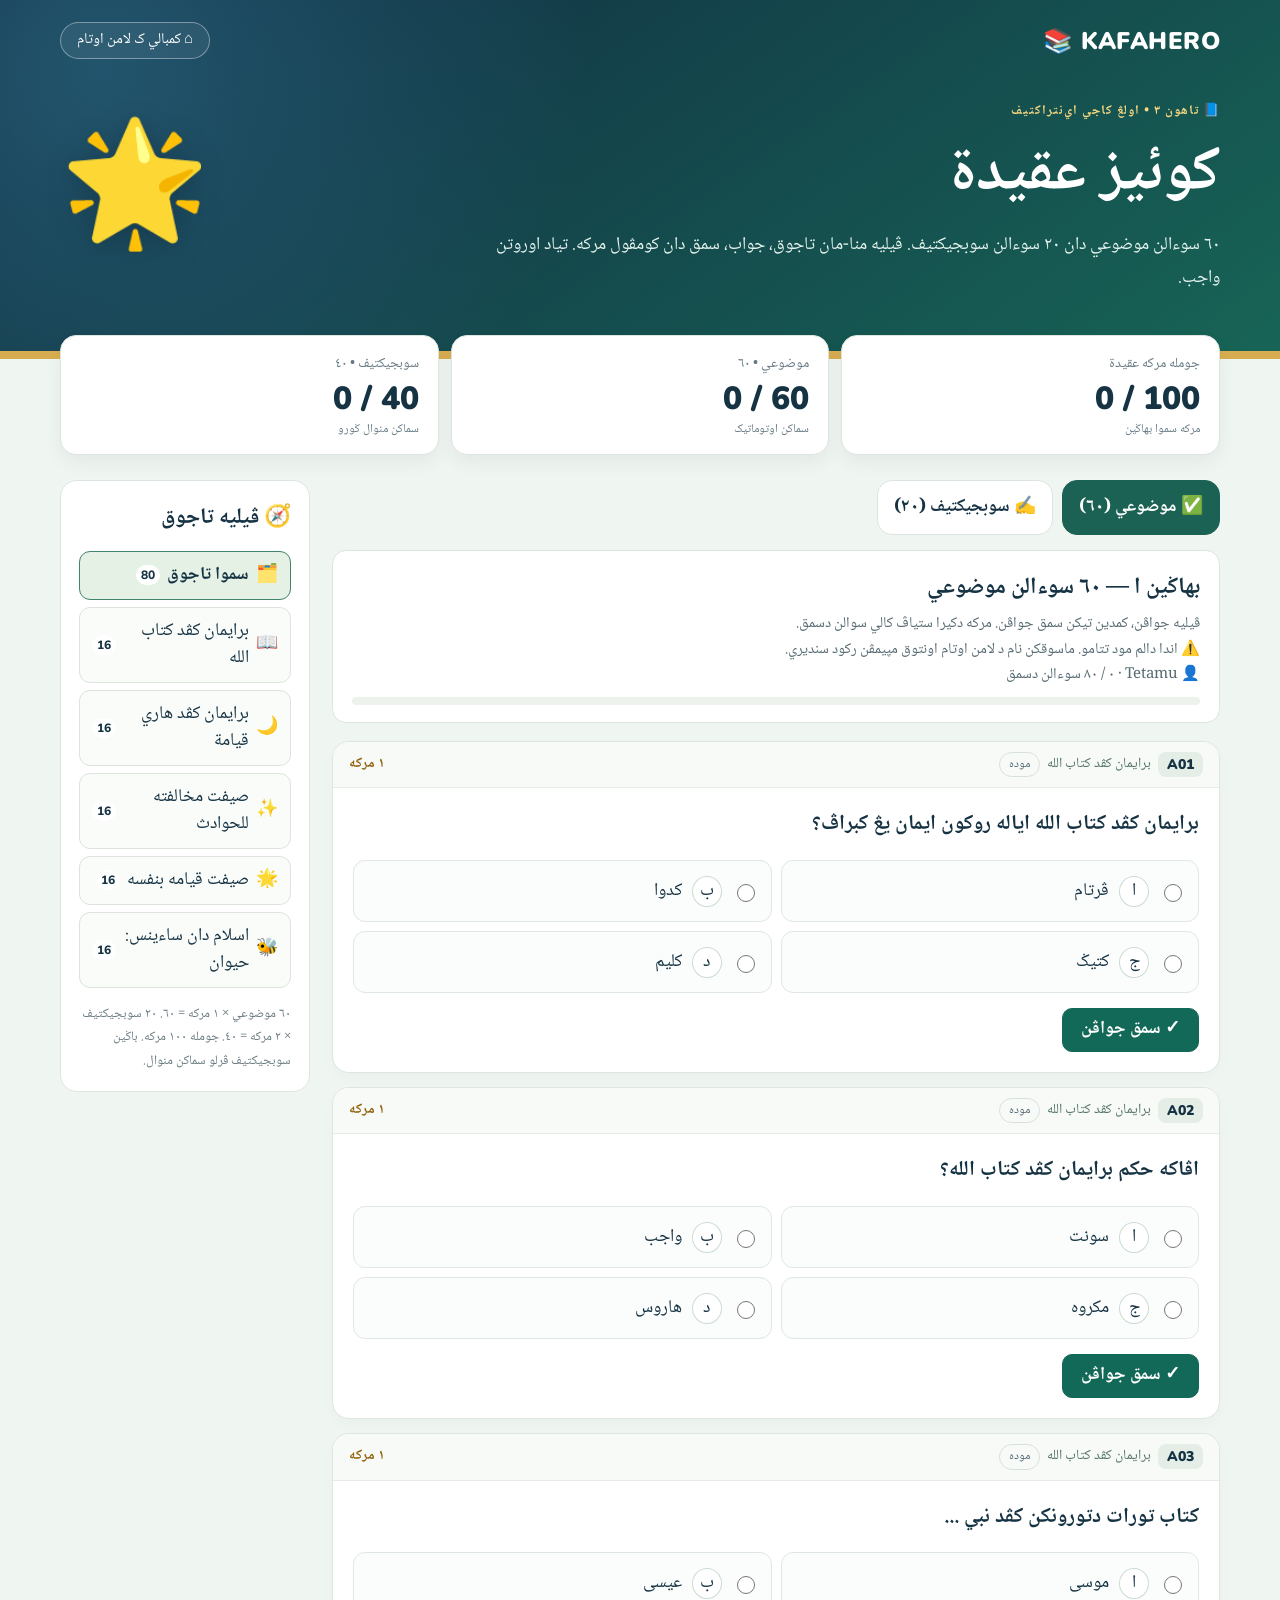
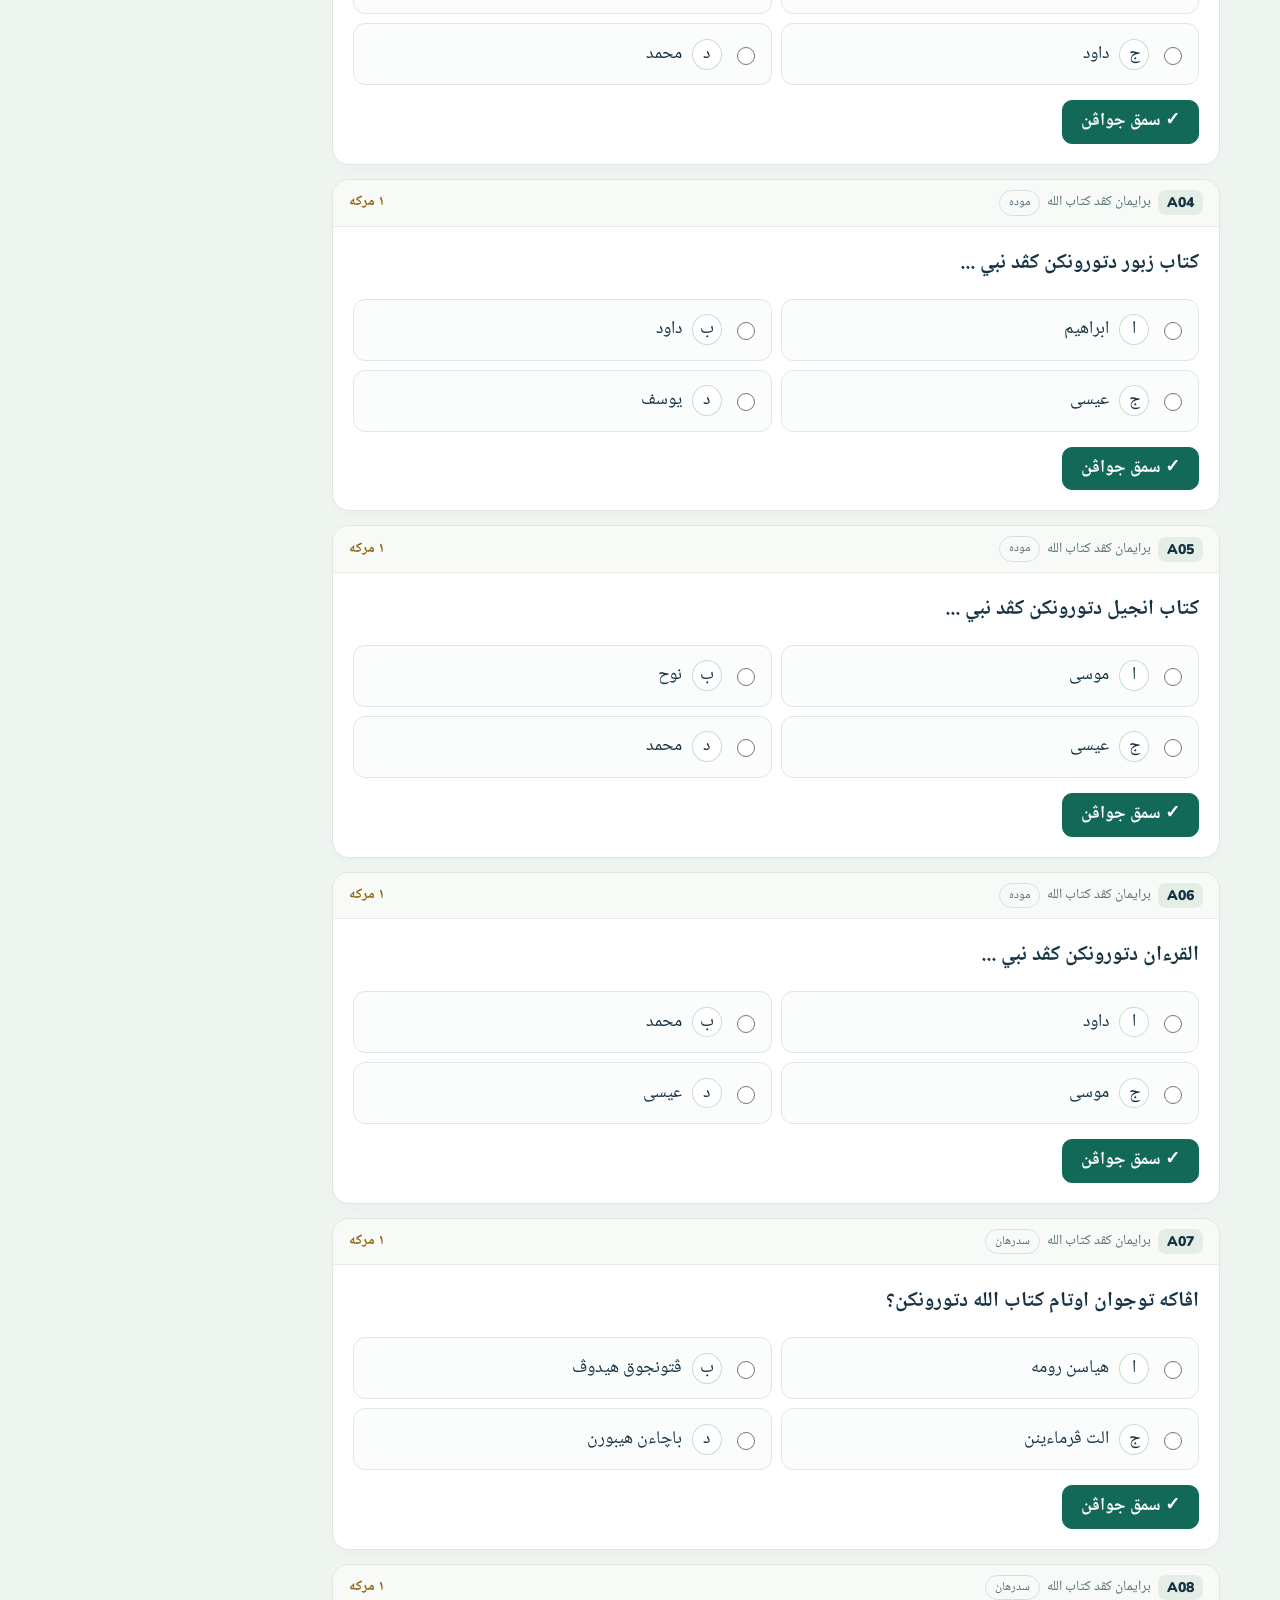
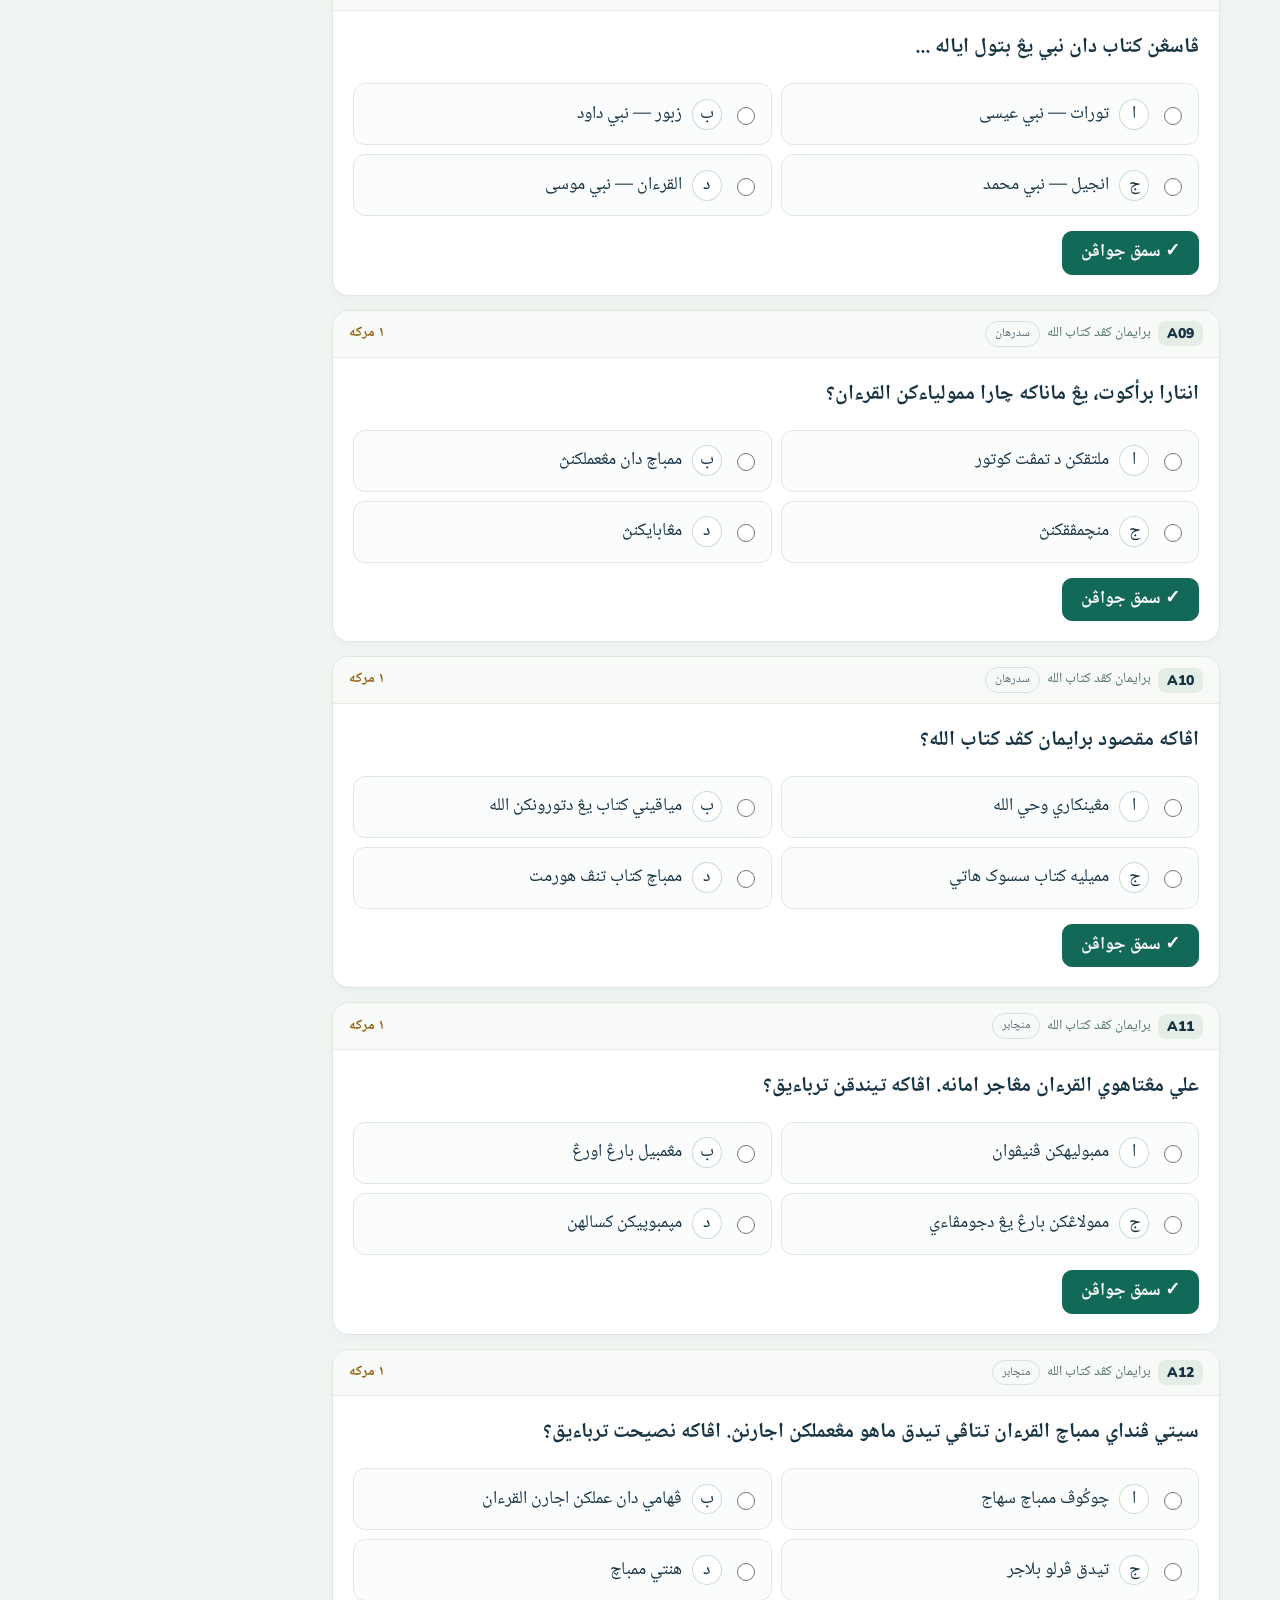
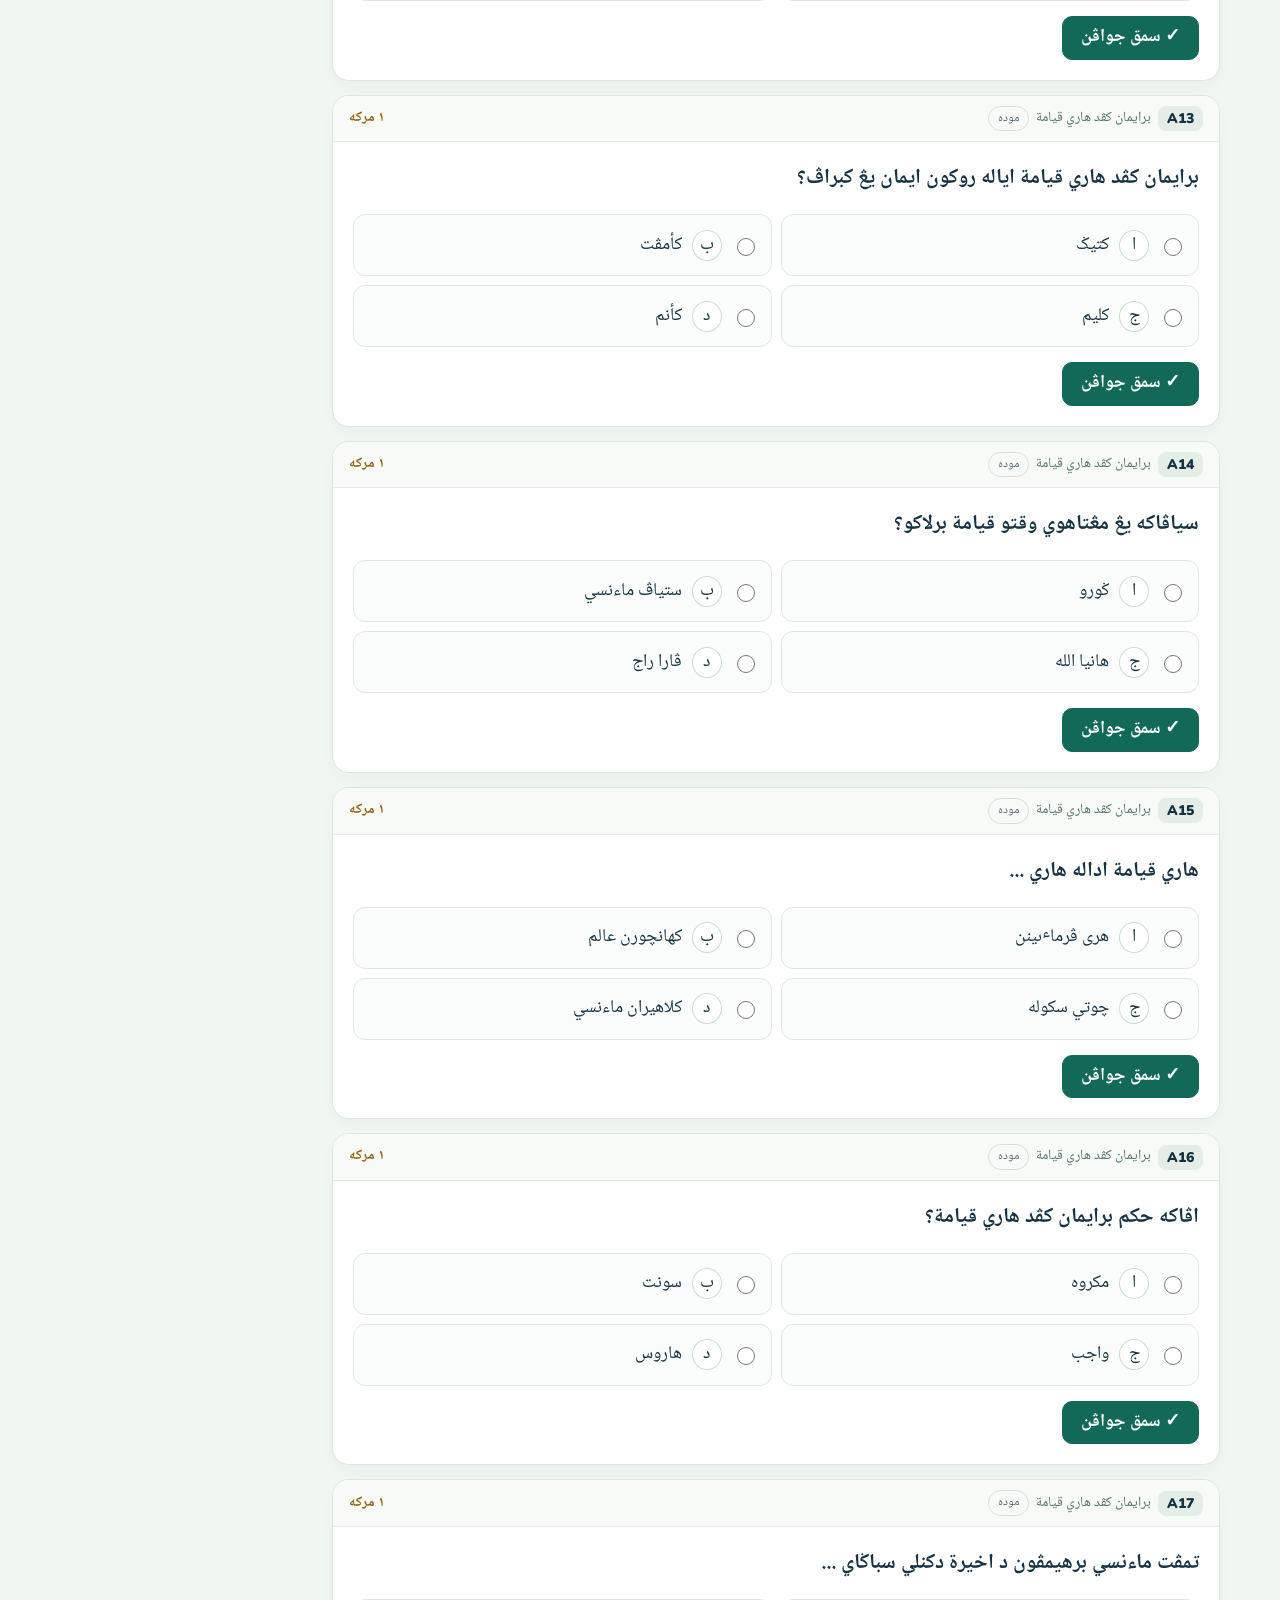
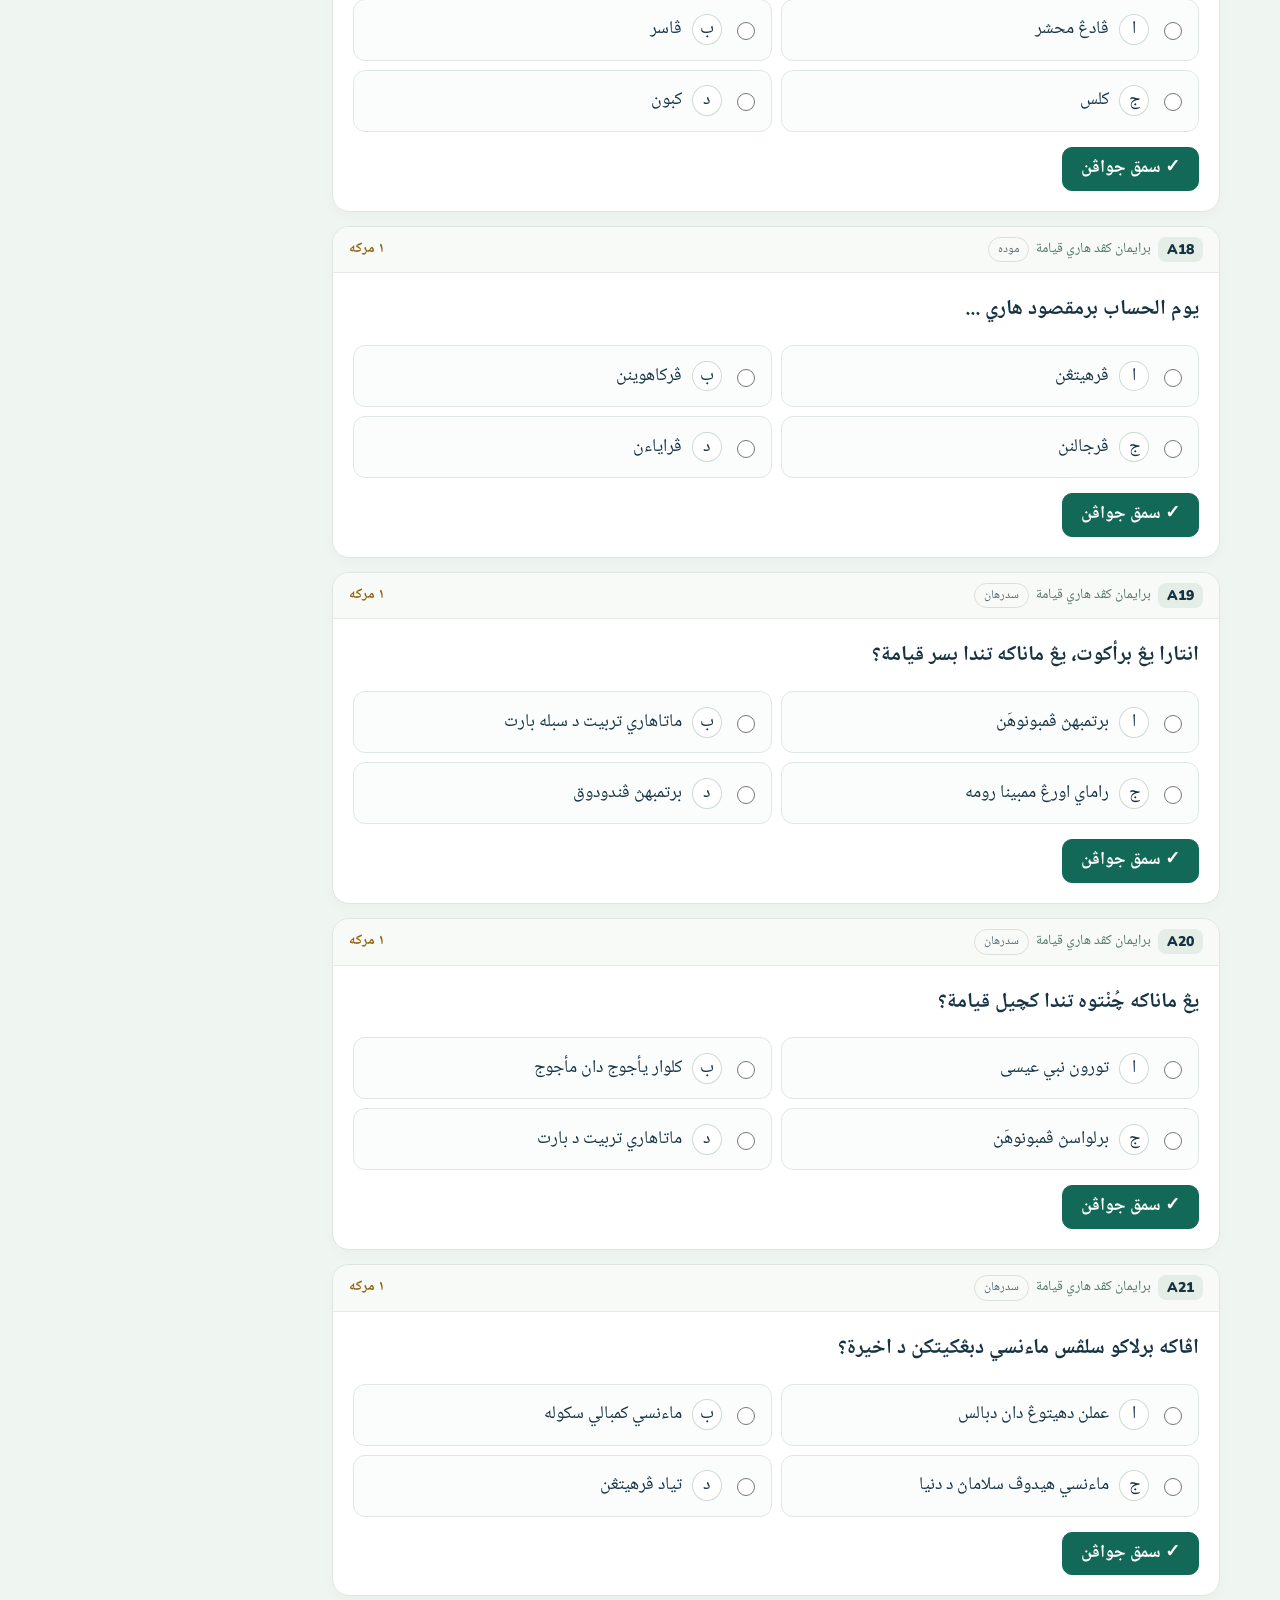
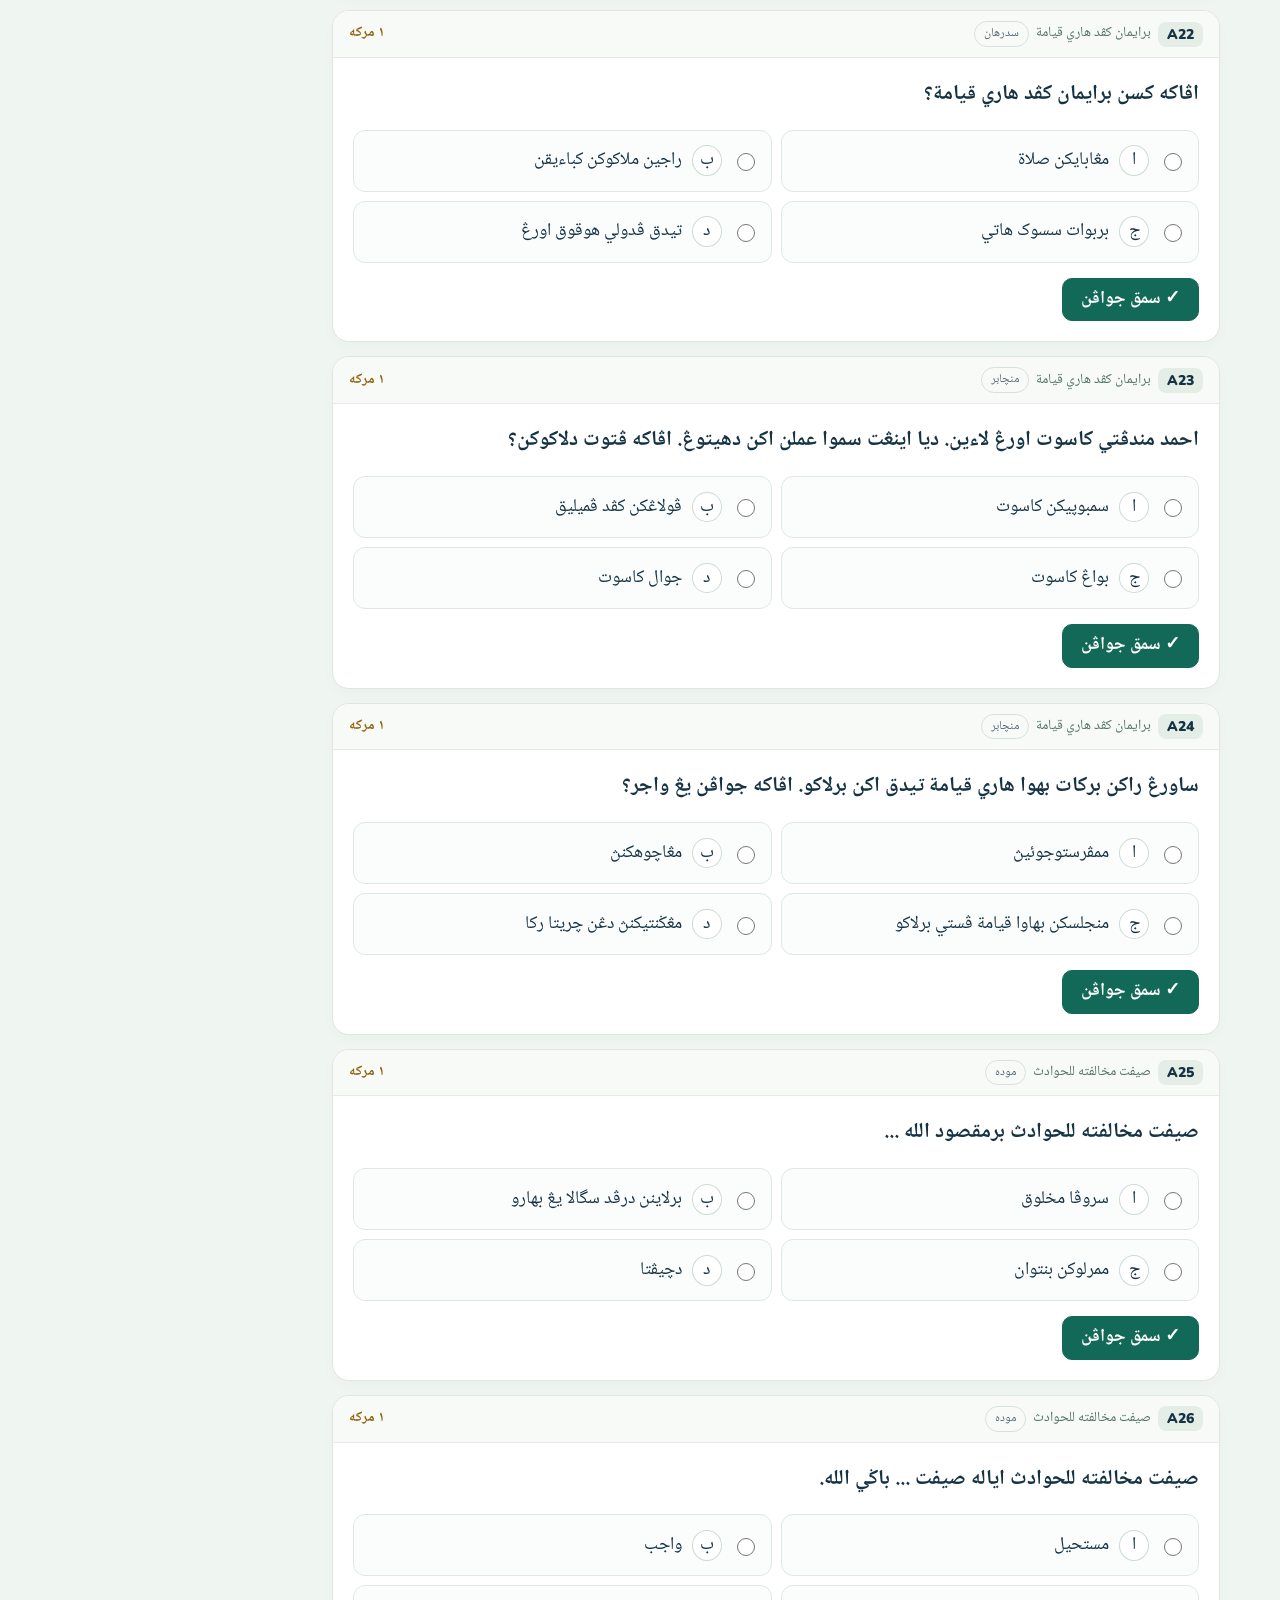
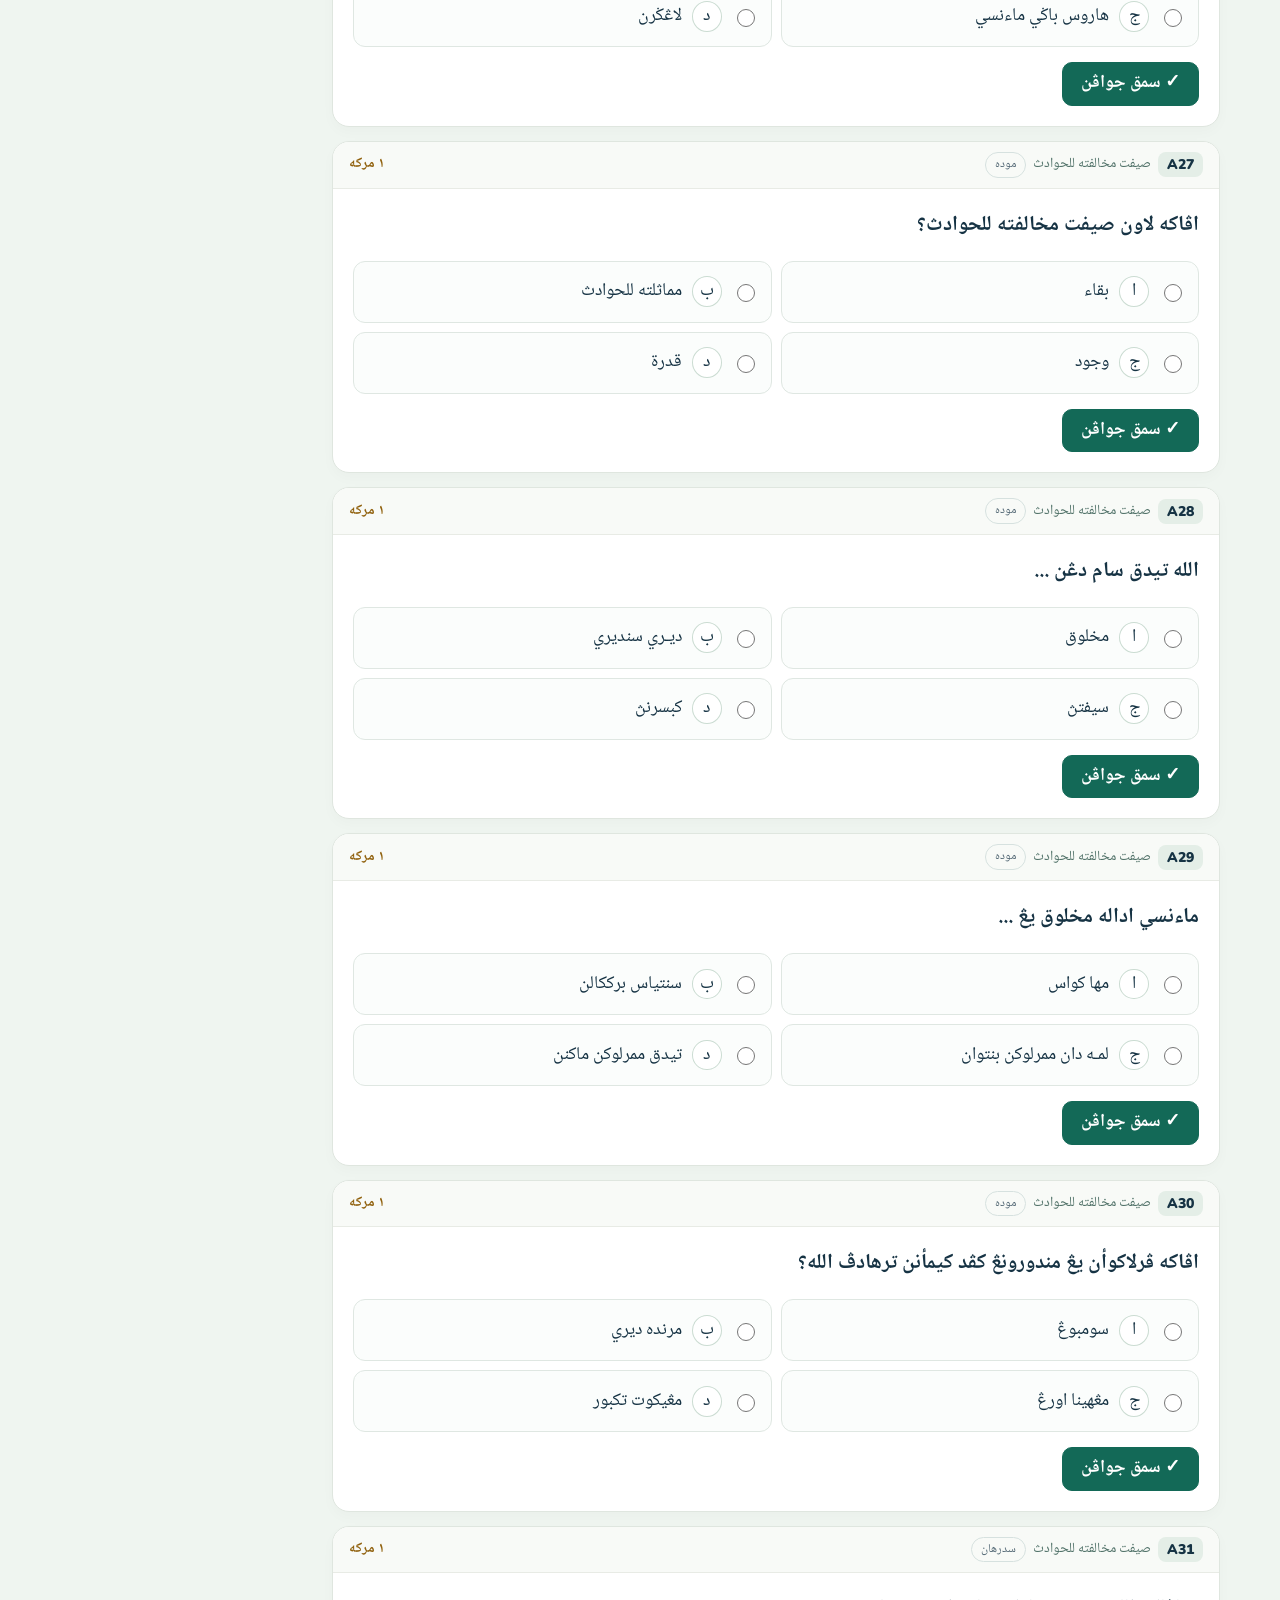
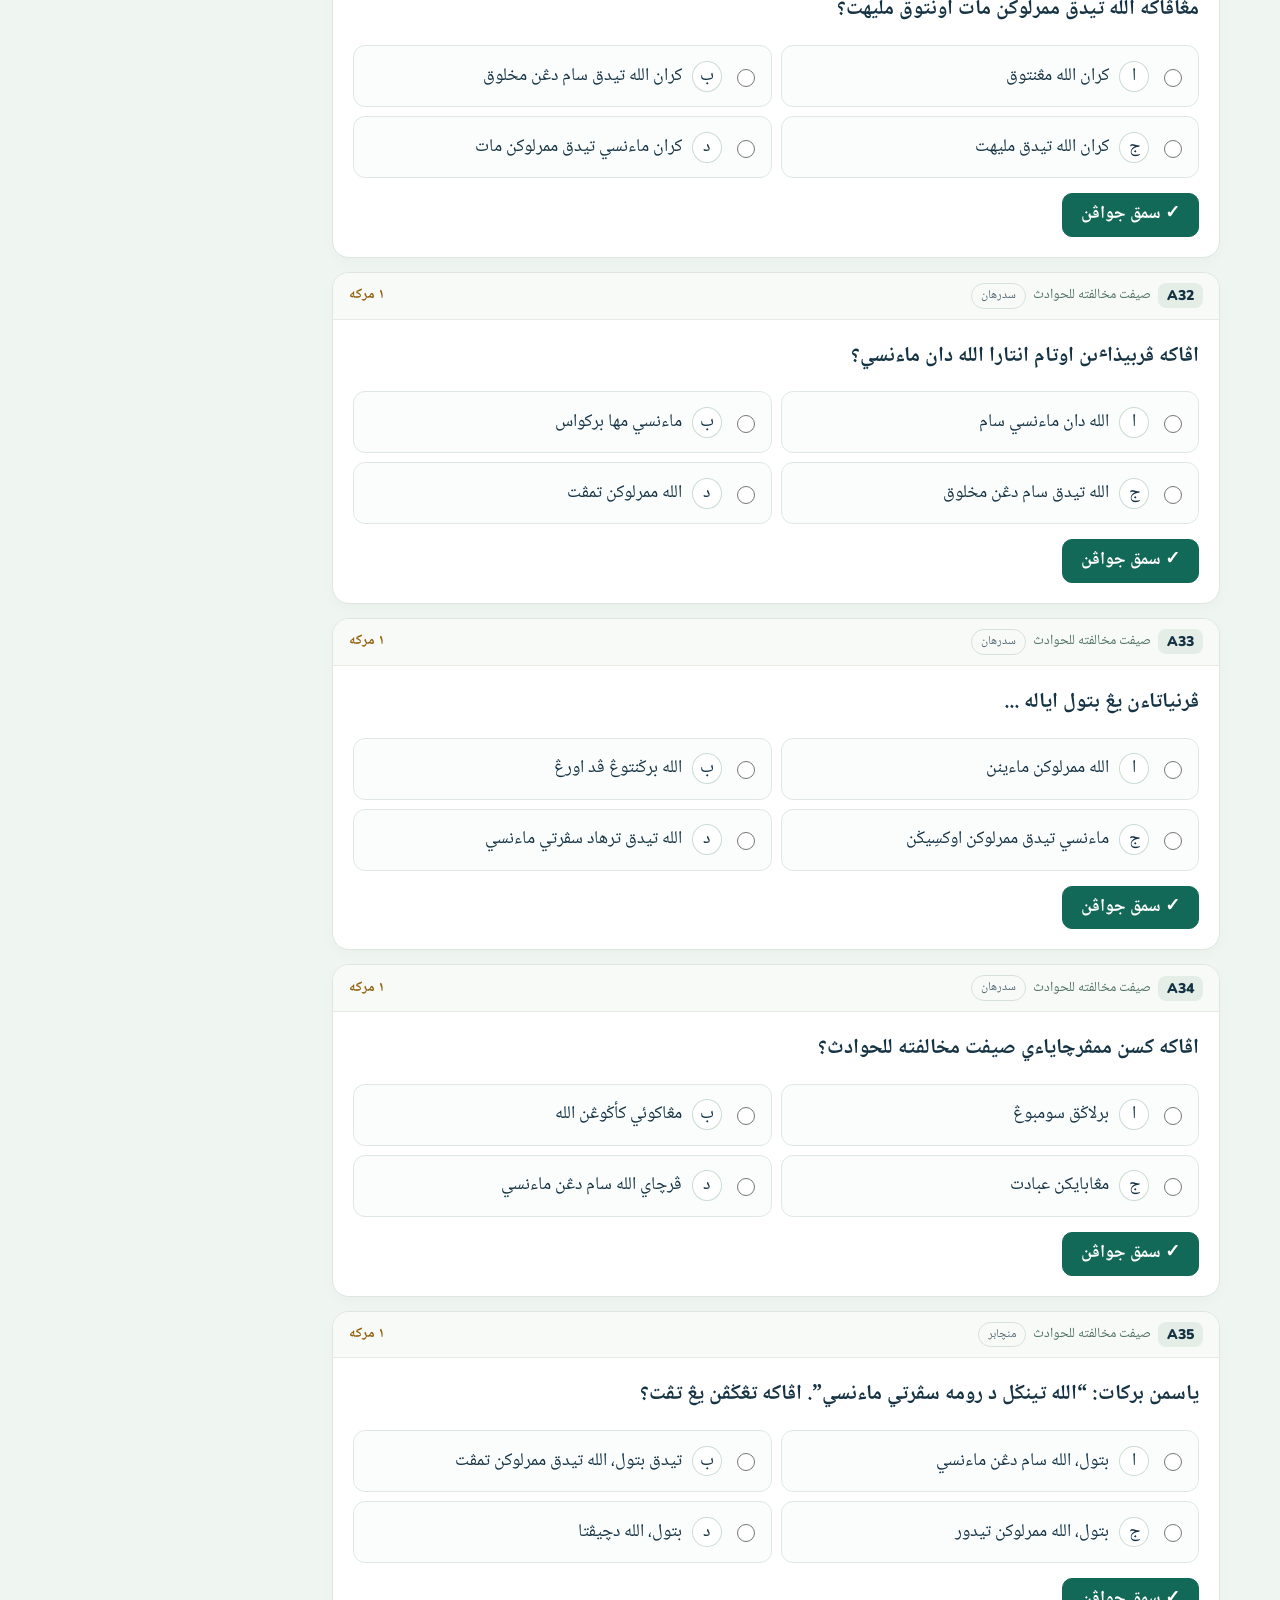
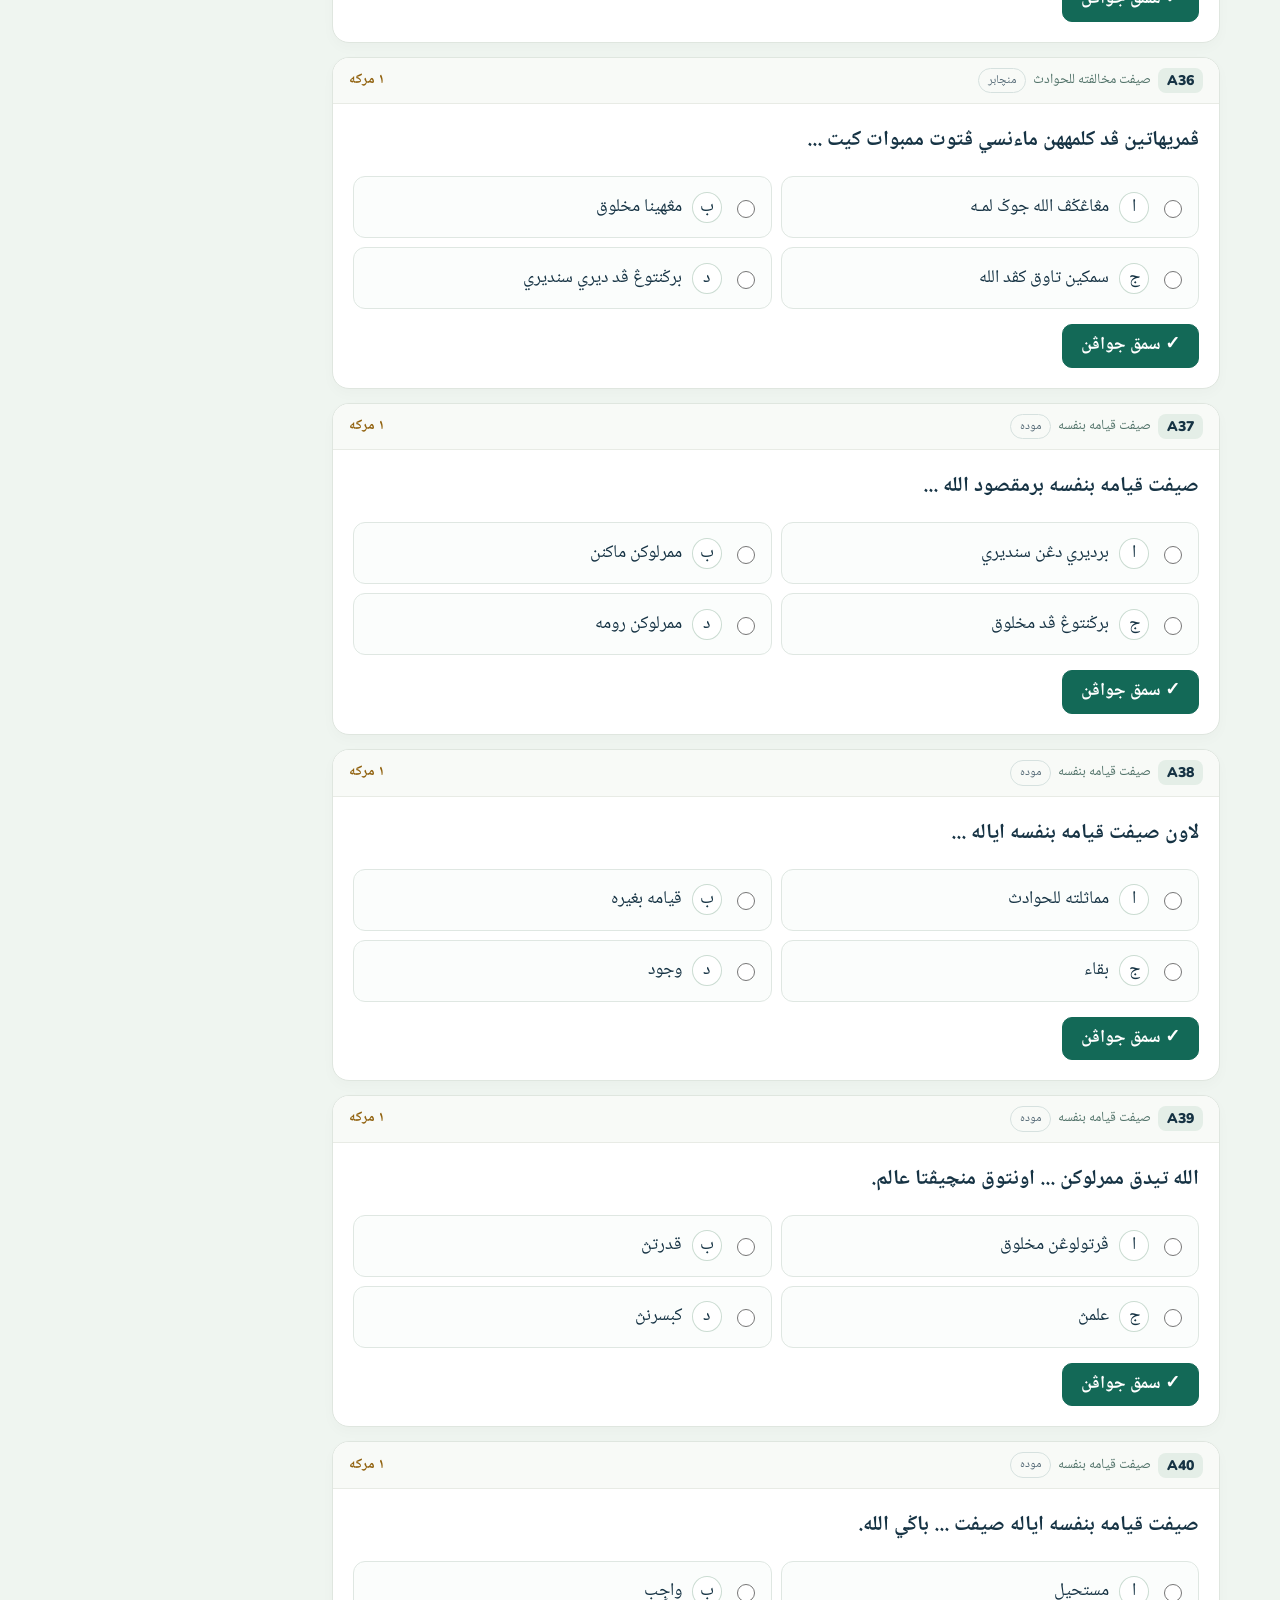
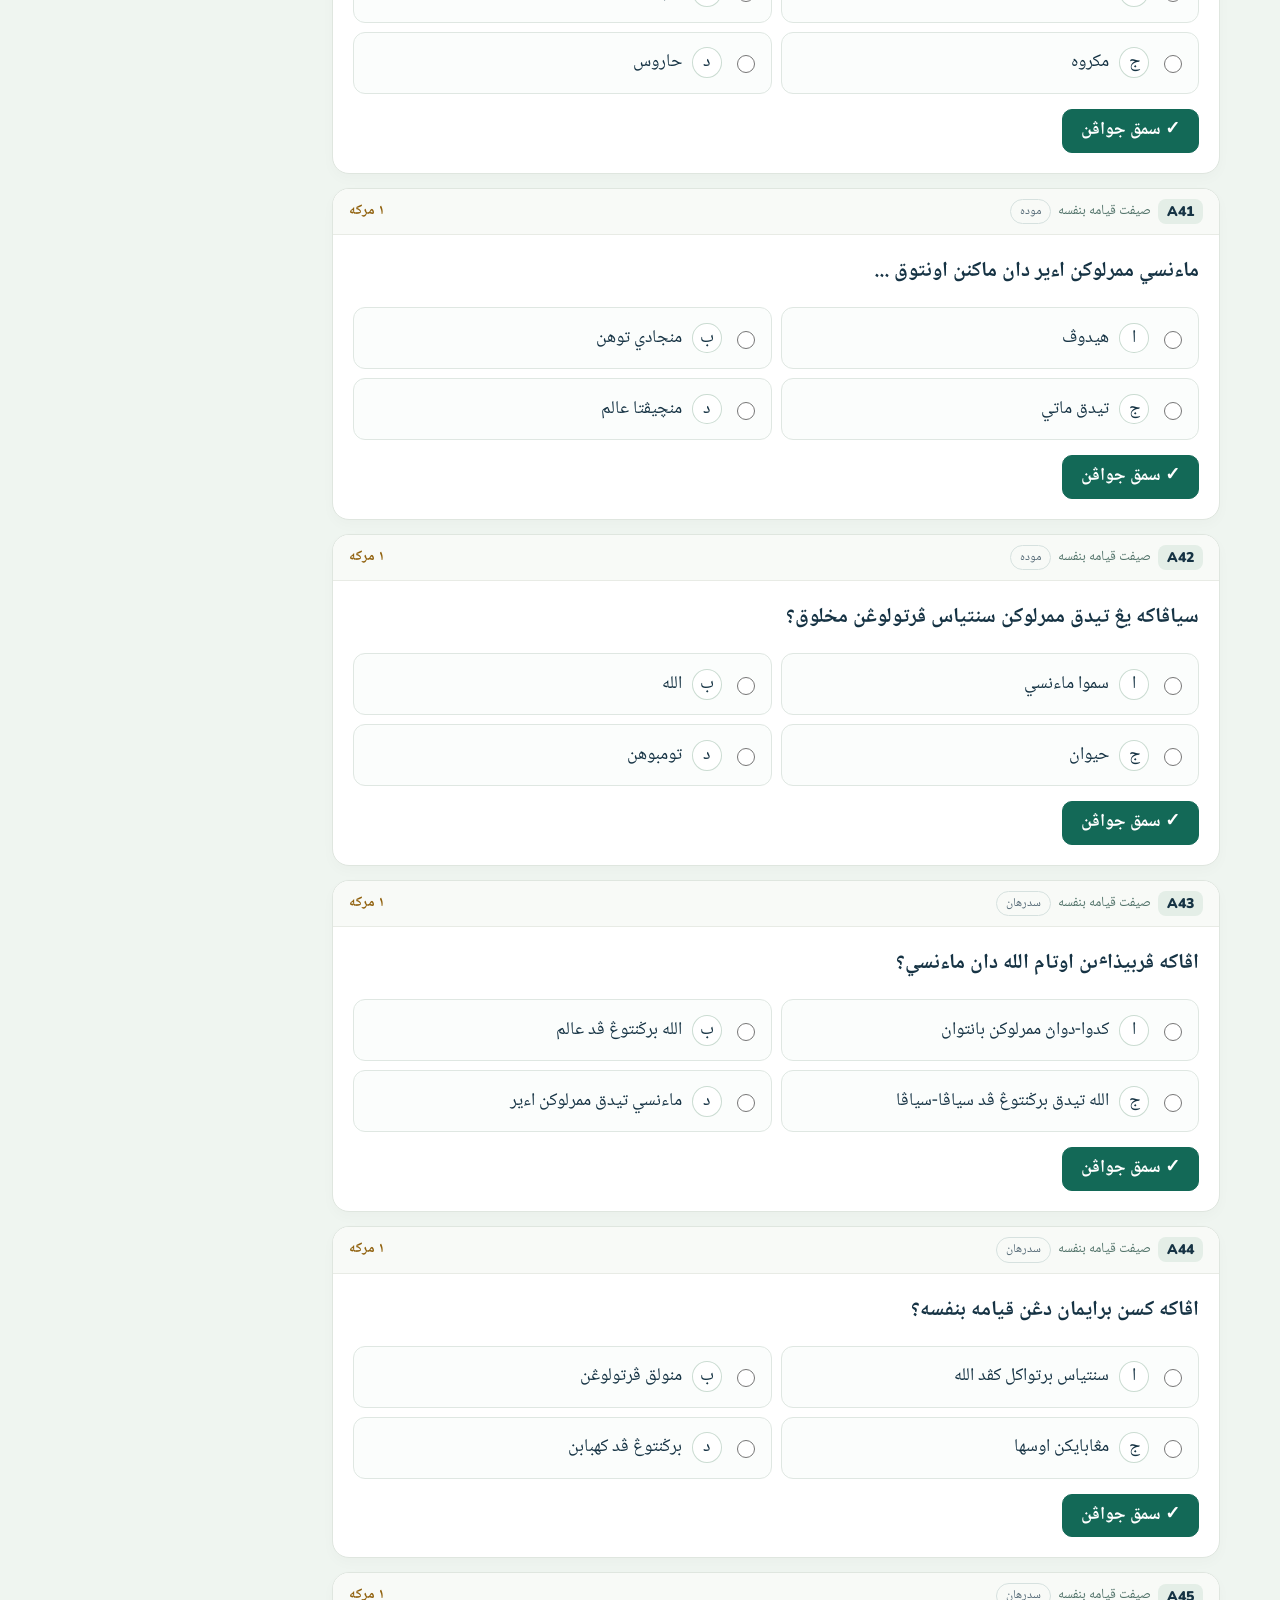
<file: aqidah/index.html>
<!DOCTYPE html>
<html lang="ms-Arab" dir="rtl"><head><meta charset="utf-8"><meta name="viewport" content="width=device-width,initial-scale=1"><meta name="theme-color" content="#174f50"><title>KAFAHERO | کوئيز عقيدة تاهون ٣ | ٨٠ سوءالن</title><meta name="description" content="KAFAHERO Tahun 3 Aqidah: 60 objektif semak terus, 20 subjektif dengan hint dan skor setiap subjek."><link rel="stylesheet" href="../assets/css/aqidah.css"></head>
<body><header class="hero"><div class="wrap"><div class="topline"><div class="brand ltr">📚 KAFAHERO</div><a class="back" href="../index.html">⌂ کمبالي ک لامن اوتام</a></div><div class="hero-inner"><div><div class="kicker">📘 تاهون ٣ • اولڠ کاجي اي‌نتراکتيف</div><h1>کوئيز عقيدة</h1><p>٦٠ سوءالن موضوعي دان ٢٠ سوءالن سوبجيکتيف. ڤيليه منا-مان تاجوق، جواب، سمق دان کومڤول مرکه. تياد اوروتن واجب.</p></div><div class="hero-icon" aria-hidden="true">🌟</div></div></div></header>
<section class="wrap dashboard" aria-label="ريکود مرکه"><div class="stat"><small>جومله مرکه عقيدة</small><strong id="total-mark">0 / 100</strong><span class="detail">مرکه سموا بهاݢين</span></div><div class="stat"><small>موضوعي • ٦٠</small><strong id="obj-mark">0 / 60</strong><span class="detail">سماکن اوتوماتيک</span></div><div class="stat"><small>سوبجيکتيف • ٤٠</small><strong id="subj-mark">0 / 40</strong><span class="detail">سماکن منوال ݢورو</span></div></section>
<main class="wrap layout" id="app"><div class="body"><div class="tabs" role="tablist" aria-label="بهاݢين کوئيز"><button type="button" class="tab" data-tab="mcq" role="tab" aria-selected="true">✅ موضوعي (٦٠)</button><button type="button" class="tab" data-tab="written" role="tab" aria-selected="false">✍️ سوبجيکتيف (٢٠)</button></div><div class="intro"><h2 id="section-title">بهاݢين ا</h2><p id="section-help"></p><p class="small" id="guest-note"></p><p class="small">👤 <span id="student-name"></span> · <span id="checked-count">٠ / ٨٠ سوءالن دسمق</span></p><div class="progress" aria-hidden="true"><span id="completed-bar"></span></div></div><div id="items" class="gridcards"></div><div class="footer-links"><a href="../index.html">⌂ کمبالي ک KAFAHERO</a><button type="button" class="btn danger" data-reset="1">↻ ڤادم مرکه عقيدة سهاج</button></div></div><aside class="sidebar"><h2>🧭 ڤيليه تاجوق</h2><div class="topic-buttons" id="topics"></div><p class="side-note">٦٠ موضوعي × ١ مرکه = ٦٠. ٢٠ سوبجيکتيف × ٢ مرکه = ٤٠. جومله ١٠٠ مرکه. باݢين سوبجيکتيف ڤرلو سماکن منوال.</p></aside></main>
<noscript><p class="no-script">سيلا اکتيفکن جاواسکريڤ اونتوق کوئيز اين.</p></noscript>
<script id="aqidah-data" type="application/json">{
  "id": "aqidah",
  "title": "عقيدة تاهون ٣",
  "topics": [
    {
      "id": "kitab",
      "title": "برايمان کڤد کتاب الله",
      "icon": "📖"
    },
    {
      "id": "kiamat",
      "title": "برايمان کڤد هاري قيامة",
      "icon": "🌙"
    },
    {
      "id": "mukhalafah",
      "title": "صيفت مخالفته للحوادث",
      "icon": "✨"
    },
    {
      "id": "qiyam",
      "title": "صيفت قيامه بنفسه",
      "icon": "🌟"
    },
    {
      "id": "haiwan",
      "title": "اسلام دان ساءينس: حيوان",
      "icon": "🐝"
    }
  ],
  "mcq": [
    {
      "id": "A01",
      "topic": "kitab",
      "level": "mudah",
      "q": "برايمان کڤد کتاب الله اياله روکون ايمان يڠ کبراڤ؟",
      "options": [
        "ڤرتام",
        "کدوا",
        "کتيݢ",
        "کليم"
      ],
      "correct": 2,
      "why": "برايمان کڤد کتاب الله اياله روکون ايمان کتيݢ."
    },
    {
      "id": "A02",
      "topic": "kitab",
      "level": "mudah",
      "q": "اڤاکه حکم برايمان کڤد کتاب الله؟",
      "options": [
        "سونت",
        "واجب",
        "مکروه",
        "هاروس"
      ],
      "correct": 1,
      "why": "ستياڤ اورڠ اسلام واجب برايمان کڤد کتاب الله."
    },
    {
      "id": "A03",
      "topic": "kitab",
      "level": "mudah",
      "q": "کتاب تورات دتورونکن کڤد نبي ...",
      "options": [
        "موسى",
        "عيسى",
        "داود",
        "محمد"
      ],
      "correct": 0,
      "why": "کتاب تورات دتورونکن کڤد نبي موسى عليه السلام."
    },
    {
      "id": "A04",
      "topic": "kitab",
      "level": "mudah",
      "q": "کتاب زبور دتورونکن کڤد نبي ...",
      "options": [
        "ابراهيم",
        "داود",
        "عيسى",
        "يوسف"
      ],
      "correct": 1,
      "why": "کتاب زبور دتورونکن کڤد نبي داود عليه السلام."
    },
    {
      "id": "A05",
      "topic": "kitab",
      "level": "mudah",
      "q": "کتاب انجيل دتورونکن کڤد نبي ...",
      "options": [
        "موسى",
        "نوح",
        "عيسى",
        "محمد"
      ],
      "correct": 2,
      "why": "کتاب انجيل دتورونکن کڤد نبي عيسى عليه السلام."
    },
    {
      "id": "A06",
      "topic": "kitab",
      "level": "mudah",
      "q": "القرءان دتورونکن کڤد نبي ...",
      "options": [
        "داود",
        "محمد",
        "موسى",
        "عيسى"
      ],
      "correct": 1,
      "why": "القرءان دتورونکن کڤد نبي محمد صلى الله عليه وسلم."
    },
    {
      "id": "A07",
      "topic": "kitab",
      "level": "sederhana",
      "q": "اڤاکه توجوان اوتام کتاب الله دتورونکن؟",
      "options": [
        "هياسن رومه",
        "ڤتونجوق هيدوڤ",
        "الت ڤرماءينن",
        "باچاءن هيبورن"
      ],
      "correct": 1,
      "why": "کتاب الله ممبري ڤتونجوق کڤد ماءنسي."
    },
    {
      "id": "A08",
      "topic": "kitab",
      "level": "sederhana",
      "q": "ڤاسڠن کتاب دان نبي يڠ بتول اياله ...",
      "options": [
        "تورات — نبي عيسى",
        "زبور — نبي داود",
        "انجيل — نبي محمد",
        "القرءان — نبي موسى"
      ],
      "correct": 1,
      "why": "زبور دتورونکن کڤد نبي داود عليه السلام."
    },
    {
      "id": "A09",
      "topic": "kitab",
      "level": "sederhana",
      "q": "انتارا برأکوت، يڠ ماناکه چارا ممولياءکن القرءان؟",
      "options": [
        "ملتقكن د تمڤت کوتور",
        "ممباچ دان مڠعملکنڽ",
        "منچمڤقکنڽ",
        "مڠابايکنڽ"
      ],
      "correct": 1,
      "why": "کيت دأنجورکن ممباچ، ممهامي دان مڠعملکن القرءان."
    },
    {
      "id": "A10",
      "topic": "kitab",
      "level": "sederhana",
      "q": "اڤاکه مقصود برايمان کڤد کتاب الله؟",
      "options": [
        "مڠينکاري وحي الله",
        "مياقيني کتاب يڠ دتورونکن الله",
        "مميليه کتاب سسوک هاتي",
        "ممباچ کتاب تنڤ هورمت"
      ],
      "correct": 1,
      "why": "برايمان برمقصود يقين دڠن وحي الله کڤد ڤارا رسول."
    },
    {
      "id": "A11",
      "topic": "kitab",
      "level": "mencabar",
      "q": "علي مڠتاهوي القرءان مڠاجر امانه. اڤاکه تيندقن تر‌باءيق؟",
      "options": [
        "ممبوليهکن ڤنيڤوان",
        "مڠمبيل بارڠ اورڠ",
        "ممولاڠکن بارڠ يڠ دجومڤاءي",
        "مڽمبوڽيکن کسالهن"
      ],
      "correct": 2,
      "why": "مڠعملکن القرءان ترماسوق برسيکڤ امانه."
    },
    {
      "id": "A12",
      "topic": "kitab",
      "level": "mencabar",
      "q": "سيتي ڤنداي ممباچ القرءان تتاڤي تيدق ماهو مڠعملکن اجارنڽ. اڤاکه نصيحت تر‌باءيق؟",
      "options": [
        "چوکُوڤ ممباچ سهاج",
        "ڤهامي دان عملکن اجارن القرءان",
        "تيدق ڤرلو بلاجر",
        "هنتي ممباچ"
      ],
      "correct": 1,
      "why": "برايمان کڤد کتاب مرڠکومي ممباچ، ممهامي دان مڠعملکنڽ."
    },
    {
      "id": "A13",
      "topic": "kiamat",
      "level": "mudah",
      "q": "برايمان کڤد هاري قيامة اياله روکون ايمان يڠ کبراڤ؟",
      "options": [
        "کتيݢ",
        "کأمڤت",
        "کليم",
        "کأنم"
      ],
      "correct": 2,
      "why": "برايمان کڤد هاري قيامة اياله روکون ايمان کليم."
    },
    {
      "id": "A14",
      "topic": "kiamat",
      "level": "mudah",
      "q": "سياڤاکه يڠ مڠتاهوي وقتو قيامة برلاکو؟",
      "options": [
        "ݢورو",
        "ستياڤ ماءنسي",
        "هانيا الله",
        "ڤارا راج"
      ],
      "correct": 2,
      "why": "هانيا الله يڠ مڠتاهوي وقتو قيامة."
    },
    {
      "id": "A15",
      "topic": "kiamat",
      "level": "mudah",
      "q": "هاري قيامة اداله هاري ...",
      "options": [
        "هرى ڤرماٸينن",
        "کهانچورن عالم",
        "چوتي سکوله",
        "کلاهيران ماءنسي"
      ],
      "correct": 1,
      "why": "ڤد هاري قيامة عالم اين اکن هانچور."
    },
    {
      "id": "A16",
      "topic": "kiamat",
      "level": "mudah",
      "q": "اڤاکه حکم برايمان کڤد هاري قيامة؟",
      "options": [
        "مکروه",
        "سونت",
        "واجب",
        "هاروس"
      ],
      "correct": 2,
      "why": "برايمان کڤد هاري قيامة اداله واجب."
    },
    {
      "id": "A17",
      "topic": "kiamat",
      "level": "mudah",
      "q": "تمڤت ماءنسي برهيمڤون د اخيرة دکنلي سباݢاي ...",
      "options": [
        "ڤادڠ محشر",
        "ڤاسر",
        "کلس",
        "کبو‌ن"
      ],
      "correct": 0,
      "why": "ڤادڠ محشر اياله تمڤت ڤرهيمڤونن ماءنسي د اخيرة."
    },
    {
      "id": "A18",
      "topic": "kiamat",
      "level": "mudah",
      "q": "يوم الحساب برمقصود هاري ...",
      "options": [
        "ڤرهيتڠن",
        "ڤرکاهوينن",
        "ڤرجالنن",
        "ڤراياءن"
      ],
      "correct": 0,
      "why": "يوم الحساب برمقصود هاري ڤرهيتڠن عملن."
    },
    {
      "id": "A19",
      "topic": "kiamat",
      "level": "sederhana",
      "q": "انتارا يڠ برأکوت، يڠ ماناکه تندا بسر قيامة؟",
      "options": [
        "برتمبهڽ ڤمبونوهَن",
        "ماتاهاري تربيت د سبله بارت",
        "راماي اورڠ ممبينا رومه",
        "برتمبهڽ ڤندودوق"
      ],
      "correct": 1,
      "why": "ماتاهاري تربيت د سبله بارت اياله ساله ساتو تندا بسر قيامة."
    },
    {
      "id": "A20",
      "topic": "kiamat",
      "level": "sederhana",
      "q": "يڠ ماناکه چُنْتوه تندا کچيل قيامة؟",
      "options": [
        "تورون نبي عيسى",
        "کلوار يأجوج دان مأجوج",
        "برلواسڽ ڤمبونوهَن",
        "ماتاهاري تربيت د بارت"
      ],
      "correct": 2,
      "why": "برلواسڽ ڤمبونوهَن انتارا تندا کچيل قيامة."
    },
    {
      "id": "A21",
      "topic": "kiamat",
      "level": "sederhana",
      "q": "اڤاکه برلاکو سلڤس ماءنسي دبڠکيتکن د اخيرة؟",
      "options": [
        "عملن دهيتوڠ دان دبالس",
        "ماءنسي کمبالي سکوله",
        "ماءنسي هيدوڤ سلاماڽ د دنيا",
        "تياد ڤرهيتڠن"
      ],
      "correct": 0,
      "why": "ماءنسي اکن دهيتوڠ عملنڽ د اخيرة."
    },
    {
      "id": "A22",
      "topic": "kiamat",
      "level": "sederhana",
      "q": "اڤاکه کسن برايمان کڤد هاري قيامة؟",
      "options": [
        "مڠابايکن صلاة",
        "راجين ملاکوکن کباءيقن",
        "بربو‌ات سسوک هاتي",
        "تيدق ڤدولي هوقوق اورڠ"
      ],
      "correct": 1,
      "why": "مڠيڠتي اخيرة مڠݢالقکن کباءيقن."
    },
    {
      "id": "A23",
      "topic": "kiamat",
      "level": "mencabar",
      "q": "احمد مندڤتي کاسوت اورڠ لاءين. ديا اينڠت سموا عملن اکن دهيتوڠ. اڤاکه ڤتوت دلاکوکن؟",
      "options": [
        "سمبوڽيکن کاسوت",
        "ڤولاڠکن کڤد ڤميليق",
        "بواڠ کاسوت",
        "جوال کاسوت"
      ],
      "correct": 1,
      "why": "کياقينن ترهادڤ هاري ڤمبالسن مڠاجر کيت برسيکڤ امانه."
    },
    {
      "id": "A24",
      "topic": "kiamat",
      "level": "mencabar",
      "q": "ساورڠ راکن برکات بهوا هاري قيامة تيدق اکن برلاکو. اڤاکه جواڤن يڠ واجر؟",
      "options": [
        "ممڤرستوجوئيڽ",
        "مڠاچوهکنڽ",
        "منجلسکن بهاوا قيامة ڤستي برلاکو",
        "مڠݢنتيکنڽ دڠن چريتا رکا"
      ],
      "correct": 2,
      "why": "ستياڤ مسلم واجب يقين بهاوا هاري قيامة ڤستي برلاکو."
    },
    {
      "id": "A25",
      "topic": "mukhalafah",
      "level": "mudah",
      "q": "صيفت مخالفته للحوادث برمقصود الله ...",
      "options": [
        "سروڤا مخلوق",
        "برلاينن درڤد سگالا يڠ بهارو",
        "ممرلوکن بنتوان",
        "دچيڤتا"
      ],
      "correct": 1,
      "why": "الله تيدق سام دڠن مخلوق يڠ بهارو."
    },
    {
      "id": "A26",
      "topic": "mukhalafah",
      "level": "mudah",
      "q": "صيفت مخالفته للحوادث اياله صيفت ... باݢي الله.",
      "options": [
        "مستحيل",
        "واجب",
        "هاروس باݢي ماءنسي",
        "لاڠݢرن"
      ],
      "correct": 1,
      "why": "صيفت مخالفته للحوادث اياله صيفت واجب الله."
    },
    {
      "id": "A27",
      "topic": "mukhalafah",
      "level": "mudah",
      "q": "اڤاکه لاون صيفت مخالفته للحوادث؟",
      "options": [
        "بقاء",
        "مماثلته للحوادث",
        "وجود",
        "قدرة"
      ],
      "correct": 1,
      "why": "لاون صيفت اين اياله مماثلته للحوادث."
    },
    {
      "id": "A28",
      "topic": "mukhalafah",
      "level": "mudah",
      "q": "الله تيدق سام دڠن ...",
      "options": [
        "مخلوق",
        "ديـري سنديري",
        "سيفتڽ",
        "کبسرنڽ"
      ],
      "correct": 0,
      "why": "الله تيدق منيروڤاءي سگالا مخلوق."
    },
    {
      "id": "A29",
      "topic": "mukhalafah",
      "level": "mudah",
      "q": "ماءنسي اداله مخلوق يڠ ...",
      "options": [
        "مها کواس",
        "سنتياس برککالن",
        "لمـه دان ممرلوکن بنتوان",
        "تيدق ممرلوکن ماکنن"
      ],
      "correct": 2,
      "why": "ماءنسي برسيفت لمـه دان ترهاد."
    },
    {
      "id": "A30",
      "topic": "mukhalafah",
      "level": "mudah",
      "q": "اڤاکه ڤرلاکوأن يڠ مندورونڠ کڤد کيمأنن ترهادڤ الله؟",
      "options": [
        "سومبوڠ",
        "مرنده ديري",
        "مڠهينا اورڠ",
        "مڠيکوت تکبور"
      ],
      "correct": 1,
      "why": "مڠاکوئي کأݢوڠن الله ممبنتوق صيفت مرنده ديري."
    },
    {
      "id": "A31",
      "topic": "mukhalafah",
      "level": "sederhana",
      "q": "مڠاڤاکه الله تيدق ممرلوکن مات اونتوق مليهت؟",
      "options": [
        "کران الله مڠنتوق",
        "کران الله تيدق سام دڠن مخلوق",
        "کران الله تيدق مليهت",
        "کران ماءنسي تيدق ممرلوکن مات"
      ],
      "correct": 1,
      "why": "الله مها مليهت دان تيدق برݢنتوڠ ڤد اڠݢوتا مخلوق."
    },
    {
      "id": "A32",
      "topic": "mukhalafah",
      "level": "sederhana",
      "q": "اڤاکه ڤر‌بيذاٸن اوتام انتارا الله دان ماءنسي؟",
      "options": [
        "الله دان ماءنسي سام",
        "ماءنسي مها برکواس",
        "الله تيدق سام دڠن مخلوق",
        "الله ممرلوکن تمڤت"
      ],
      "correct": 2,
      "why": "الله برسيفت سمڤورنا دان تيدق مڽروڤاءي ماءنسي."
    },
    {
      "id": "A33",
      "topic": "mukhalafah",
      "level": "sederhana",
      "q": "ڤرنيا‌تاءن يڠ بتول اياله ...",
      "options": [
        "الله ممرلوکن ماءينن",
        "الله برݢنتوڠ ڤد اورڠ",
        "ماءنسي تيدق ممرلوکن اوکسِيݢن",
        "الله تيدق ترهاد سڤرتي ماءنسي"
      ],
      "correct": 3,
      "why": "الله تيدق ترهاد اوليه کأداءن مخلوق."
    },
    {
      "id": "A34",
      "topic": "mukhalafah",
      "level": "sederhana",
      "q": "اڤاکه کسن ممڤرچاياءي صيفت مخالفته للحوادث؟",
      "options": [
        "برلاݢق سومبوڠ",
        "مڠاکوئي کأݢوڠن الله",
        "مڠابايکن عبادت",
        "ڤرچاي الله سام دڠن ماءنسي"
      ],
      "correct": 1,
      "why": "کياقينن اين مندوروڠ کيت مڠاݢوڠکن الله."
    },
    {
      "id": "A35",
      "topic": "mukhalafah",
      "level": "mencabar",
      "q": "ياسمن برکات: “الله تينݢل د رومه سڤرتي ماءنسي”. اڤاکه تڠݢڤن يڠ تڤت؟",
      "options": [
        "بتول، الله سام دڠن ماءنسي",
        "تيدق بتول، الله تيدق ممرلوکن تمڤت",
        "بتول، الله ممرلوکن تيدور",
        "بتول، الله دچيڤتا"
      ],
      "correct": 1,
      "why": "الله تيدق سرُوڤا مخلوق دان تيدق ممرلوکن روڠ اتاو تمڤت."
    },
    {
      "id": "A36",
      "topic": "mukhalafah",
      "level": "mencabar",
      "q": "ڤمريهاتين ڤد کلمههن ماءنسي ڤتوت ممبو‌ات کيت ...",
      "options": [
        "مڠاڠݢڤ الله جوݢ لمـه",
        "مڠهينا مخلوق",
        "سمکين تاوق کڤد الله",
        "برݢنتوڠ ڤد ديري سنديري"
      ],
      "correct": 2,
      "why": "مڠاکوئي کلمههن ديري مڠݢالقکن کيت برتاوق کڤد الله."
    },
    {
      "id": "A37",
      "topic": "qiyam",
      "level": "mudah",
      "q": "صيفت قيامه بنفسه برمقصود الله ...",
      "options": [
        "برديري دڠن سنديري",
        "ممرلوکن ماکنن",
        "برݢنتوڠ ڤد مخلوق",
        "ممرلوکن رومه"
      ],
      "correct": 0,
      "why": "قيامه بنفسه برمقصود الله برديري دڠن سنديري."
    },
    {
      "id": "A38",
      "topic": "qiyam",
      "level": "mudah",
      "q": "لاون صيفت قيامه بنفسه اياله ...",
      "options": [
        "مماثلته للحوادث",
        "قيامه بغيره",
        "بقاء",
        "وجود"
      ],
      "correct": 1,
      "why": "لاون صيفت قيامه بنفسه اياله قيامه بغيره."
    },
    {
      "id": "A39",
      "topic": "qiyam",
      "level": "mudah",
      "q": "الله تيدق ممرلوکن ... اونتوق منچيڤتا عالم.",
      "options": [
        "ڤرتولوڠن مخلوق",
        "قدرتڽ",
        "علمڽ",
        "کبسرنڽ"
      ],
      "correct": 0,
      "why": "الله مها برکواس دان تيدق ممرلوکن ڤرتولوڠن مخلوق."
    },
    {
      "id": "A40",
      "topic": "qiyam",
      "level": "mudah",
      "q": "صيفت قيامه بنفسه اياله صيفت ... باݢي الله.",
      "options": [
        "مستحيل",
        "واجِب",
        "مکروه",
        "حاروس"
      ],
      "correct": 1,
      "why": "قيامه بنفسه اياله صيفت واجب باݢي الله."
    },
    {
      "id": "A41",
      "topic": "qiyam",
      "level": "mudah",
      "q": "ماءنسي ممرلوکن اءير دان ماکنن اونتوق ...",
      "options": [
        "هيدوڤ",
        "منجادي توهن",
        "تيدق ماتي",
        "منچيڤتا عالم"
      ],
      "correct": 0,
      "why": "ماءنسي ممرلوکن اءير دان ماکنن اونتوق هيدوڤ."
    },
    {
      "id": "A42",
      "topic": "qiyam",
      "level": "mudah",
      "q": "سياڤاکه يڠ تيدق ممرلوکن سنتياس ڤرتولوڠن مخلوق؟",
      "options": [
        "سموا ماءنسي",
        "الله",
        "حيوان",
        "تومبوهن"
      ],
      "correct": 1,
      "why": "هانيا الله تيدق برݢنتوڠ ڤد مخلوق."
    },
    {
      "id": "A43",
      "topic": "qiyam",
      "level": "sederhana",
      "q": "اڤاکه ڤر‌بيذاٸن اوتام الله دان ماءنسي؟",
      "options": [
        "کدوا-دواڽ ممرلوکن بانتوان",
        "الله برݢنتوڠ ڤد عالم",
        "الله تيدق برݢنتوڠ ڤد سياڤا-سياڤا",
        "ماءنسي تيدق ممرلوکن اءير"
      ],
      "correct": 2,
      "why": "الله برديري دڠن سنديري دان تيدق برݢنتوڠ ڤد سسياڤا."
    },
    {
      "id": "A44",
      "topic": "qiyam",
      "level": "sederhana",
      "q": "اڤاکه کسن برايمان دڠن قيامه بنفسه؟",
      "options": [
        "سنتياس برتواکل کڤد الله",
        "منولق ڤرتولوڠن",
        "مڠابايکن اوسها",
        "برݢنتوڠ ڤد کهبابن"
      ],
      "correct": 0,
      "why": "کيت برتواکل کڤد الله سرتا تروس براوسها."
    },
    {
      "id": "A45",
      "topic": "qiyam",
      "level": "sederhana",
      "q": "مڠاڤاکه ماءنسي تيدق بوليه دسمکن دڠن الله؟",
      "options": [
        "ماءنسي تيدق ممرلوکن بانتوان",
        "ماءنسي دچيڤتا دان برݢنتوڠ ڤد الله",
        "ماءنسي برکواس مطلق",
        "الله ممرلوکن ماءنسي"
      ],
      "correct": 1,
      "why": "ماءنسي اياله مخلوق يڠ برݢنتوڠ ڤد الله."
    },
    {
      "id": "A46",
      "topic": "qiyam",
      "level": "mencabar",
      "q": "سارا ڤرلو ڤرتولوڠن ڤد کتيک سوسه. اڤاکه تيندقن يڠ منونجوقکن کياقيننڽ؟",
      "options": [
        "برأوسها، بردعاء دان برتواکل",
        "براوسها تنڤ دعاء",
        "منونݢو تنڤ اوسها",
        "ڤوتوس اسا"
      ],
      "correct": 0,
      "why": "کيت برأوسها، بردعاء دان برتواکل کڤد الله."
    },
    {
      "id": "A47",
      "topic": "qiyam",
      "level": "mencabar",
      "q": "اد اورڠ بردعواء بهاوا الله ممرلوکن بانتوان ماءنسي. اڤاکه کسيمڤولنڽ؟",
      "options": [
        "دعواءن ايت بتول",
        "دعواءن ايت برتنتڠن دڠن قيامه بنفسه",
        "ماءنسي لبيه برکواس",
        "الله ممرلوکن اله"
      ],
      "correct": 1,
      "why": "الله تيدق ممرلوکن بانتوان ماءنسي اتاو سبراڠ مخلوق."
    },
    {
      "id": "A48",
      "topic": "qiyam",
      "level": "mencabar",
      "q": "ڤمريهاتين ڤد ماءنسي يڠ برݢنتوڠ ڤد اءير مڠاجر کيت بهاوا ...",
      "options": [
        "الله جوݢ برݢنتوڠ ڤد اءير",
        "ماءنسي برکواس مطلق",
        "الله مها کواس دان تيدق ممرلوکن مخلوق",
        "ماءنسي تيدق ممرلوکن الله"
      ],
      "correct": 2,
      "why": "الله برديري دڠن سنديري، بر‌بيذا درڤد ماءنسي."
    },
    {
      "id": "A49",
      "topic": "haiwan",
      "level": "mudah",
      "q": "سياڤاکه ڤنچيڤتا سموا حيوان؟",
      "options": [
        "ماءنسي",
        "الله",
        "ڤوکوق",
        "اڠين"
      ],
      "correct": 1,
      "why": "الله منچيڤتا سموا مخلوق ترماسوق حيوان."
    },
    {
      "id": "A50",
      "topic": "haiwan",
      "level": "mudah",
      "q": "حيوان ممرلوکن اءير اونتوق ...",
      "options": [
        "هيدوڤ",
        "منجادي باتو",
        "منجادي توهن",
        "منچيڤتا ماتاهاري"
      ],
      "correct": 0,
      "why": "اءير انتارا کڤرلوان اسس حيوان."
    },
    {
      "id": "A51",
      "topic": "haiwan",
      "level": "mudah",
      "q": "انته براوسها ممباوا ماکنن دڠن ...",
      "options": [
        "کرجاسام",
        "تيدور",
        "برݢادوه",
        "مڠوتوري سارڠ"
      ],
      "correct": 0,
      "why": "انته دکنلي دڠن کرجاسام دالم کلو‌مڤوق."
    },
    {
      "id": "A52",
      "topic": "haiwan",
      "level": "mudah",
      "q": "لبه ممبنتو تومبوهن ملالوئي پروسيس ...",
      "options": [
        "ڤندبوڠاءن",
        "ڤمبکارن",
        "ڤمبو‌اڠن سمڤه",
        "ڤڠرينڠن"
      ],
      "correct": 0,
      "why": "لبه ممبنتو ڤندبوڠاءن برباݢاي تومبوهن."
    },
    {
      "id": "A53",
      "topic": "haiwan",
      "level": "mudah",
      "q": "سايڤ بوروڠ ممبنتوڽ اونتوق ...",
      "options": [
        "برناڠ",
        "تربڠ",
        "مڠݢالي تانه",
        "منابور باجو"
      ],
      "correct": 1,
      "why": "سايڤ اداله ساله ساتو چيري يڠ ممبنتو بوروڠ تربڠ."
    },
    {
      "id": "A54",
      "topic": "haiwan",
      "level": "mudah",
      "q": "اڤاکه سيکڤ بايق ترهادڤ حيوان؟",
      "options": [
        "مڽاکيتيڽ",
        "مڠورڠکن ماکننڽ",
        "مڽايڠي دان منجاݢڽ",
        "مروسقکن سارڠڽ"
      ],
      "correct": 2,
      "why": "اسلام مڠاجر کيت برݢات بايق دان مڽايڠي مخلوق."
    },
    {
      "id": "A55",
      "topic": "haiwan",
      "level": "sederhana",
      "q": "اڤاکه يڠ دتونجوقکن اوليه ڤلباݢاي جنيس حيوان؟",
      "options": [
        "سموا حيوان سام",
        "کبسرن دان کبيجقسناءن الله",
        "حيوان منچيڤتا ديري",
        "ماءنسي مها برکواس"
      ],
      "correct": 1,
      "why": "کڤلباݢاين چيڤتاءن منونجوقکن کبيجقسناءن الله."
    },
    {
      "id": "A56",
      "topic": "haiwan",
      "level": "sederhana",
      "q": "مڠاڤاکه اونتا سسواي هيدوڤ د کاوسن ڤادڠ ڤاسير؟",
      "options": [
        "مڤوڽاءي چيري سسواي دڠن ڤرسکيترن",
        "تيدق ممرلوکن اءير سلاماڽ",
        "تيدق ممرلوکن ماکنن",
        "تيدق ترکسـن اوليه ڤاناس"
      ],
      "correct": 0,
      "why": "اونتا ممڤوڽاءي ڤڽسواين دڠن کاوسن کريڠ."
    },
    {
      "id": "A57",
      "topic": "haiwan",
      "level": "sederhana",
      "q": "ڤرسکيترن حيوان ڤرلو دجاݢ سوڤايا ...",
      "options": [
        "مخلوق تروس هيدوڤ دڠن بايق",
        "سموا حيوان هيلاڠ",
        "اءير منجادي کوتور",
        "تومبوهن دتڠݢلکن"
      ],
      "correct": 0,
      "why": "ڤمليهاراءن هابي‌تت ممبنتو کسلَمَتن مخلوق."
    },
    {
      "id": "A58",
      "topic": "haiwan",
      "level": "mencabar",
      "q": "اد راکن اينݢين مروسقکن سارڠ بوروڠ اونتوق برݢوراو. اڤاکه تيندقن تر‌باءيق؟",
      "options": [
        "مڠݢالقکنڽ",
        "منچيڤتا ڤرماءينن دري سارڠ",
        "منݢهڽ دان منجڠا سارڠ",
        "مڠامبيل تيلورڽ"
      ],
      "correct": 2,
      "why": "مڽايڠي مخلوق ترماسوق منجاݢ تمڤت تيڠݢلڽ."
    },
    {
      "id": "A59",
      "topic": "haiwan",
      "level": "mencabar",
      "q": "جک لبه برکوراڠن، اڤاکه کسن يڠ موڠکين برلاکو؟",
      "options": [
        "ڤندبوڠاءن سستڠه تومبوهن ترکسن",
        "سموا تومبوهن منجادي باتو",
        "هوجن تروس برهنتي",
        "ماتاهاري تيدق تربيت"
      ],
      "correct": 0,
      "why": "لبه ممبنتو ڤندبوڠاءن؛ ڤڠورڠنڽ بوليه مڠݢڠݢو سستڠه تومبوهن."
    },
    {
      "id": "A60",
      "topic": "haiwan",
      "level": "mencabar",
      "q": "ساريتا مڽاݢ دان مڠينݢتي الله اڤابيلا مليهت کأونيکن حيوان. اڤاکه نيلاي يڠ دتونجوقکن؟",
      "options": [
        "شکور دان تاوق",
        "رياء دان سومبوڠ",
        "مڠهينا مخلوق",
        "ڤمبازيرن"
      ],
      "correct": 0,
      "why": "ممرهاتي چيڤتاءن الله مندوروڠ شکور دان تاوق."
    }
  ],
  "written": [
    {
      "id": "S01",
      "topic": "kitab",
      "level": "mudah",
      "q": "ناماکن دوا کتاب الله يڠ واجب دکتاهوئي.",
      "hint": "ايڠت امڤت کتاب: تورات، زبور، انجيل دان القرءان.",
      "sample": "چونتوه: تورات دان القرءان.",
      "max": 2
    },
    {
      "id": "S02",
      "topic": "kitab",
      "level": "sederhana",
      "q": "ڽاتاکن دوا ڤاسڠن کتاب الله دان نبي يڠ منريماڽ.",
      "hint": "ڤادانکن تورات، زبور، انجيل، القرءان دڠن نبي يڠ بتول.",
      "sample": "تورات — نبي موسى؛ زبور — نبي داود.",
      "max": 2
    },
    {
      "id": "S03",
      "topic": "kitab",
      "level": "sederhana",
      "q": "توليس دوا چارا کيت مڠعملکن اجارن القرءان.",
      "hint": "فيکيرکن عبادة دان اخلا‌ق سهارين.",
      "sample": "ممباچ القرءان دان برسيکڤ جوجور.",
      "max": 2
    },
    {
      "id": "S04",
      "topic": "kitab",
      "level": "mencabar",
      "q": "راکن کامو تيدق ماهو ممهامي القرءان. بريکن دوا نصيحت بايق.",
      "hint": "چاراکن کڤنتيڠن ممهامي دان مڠعملکنڽ.",
      "sample": "اجق ديا ممباچ معني ايت؛ عملکن اجارن القرءان دالم هيدوڤ.",
      "max": 2
    },
    {
      "id": "S05",
      "topic": "kiamat",
      "level": "mudah",
      "q": "ڽاتاکن دوا تندا بسر هاري قيامة.",
      "hint": "فيکيرکن داجل، نبي عيسى اتاو ماتاهاري د بارت.",
      "sample": "ماتاهاري تربيت د بارت دان کلوار داجل.",
      "max": 2
    },
    {
      "id": "S06",
      "topic": "kiamat",
      "level": "sederhana",
      "q": "توليس دوا کسن برايمان کڤد هاري قيامة.",
      "hint": "ڤرستيأن اخيرة ممڤڠاروهي عملن سهارين.",
      "sample": "راجين ملاکوکن کباءيقن دان منجاوهي کجاهتن.",
      "max": 2
    },
    {
      "id": "S07",
      "topic": "kiamat",
      "level": "sederhana",
      "q": "ڤاڠکن دوا ڤر‌بيذاٸن تندا کچيل دان تندا بسر قيامة دڠن چونتوه.",
      "hint": "بيري ساتو چونتوه باݢي ستياڤ کاتݢوري.",
      "sample": "کچيل: برلواسڽ ڤمبونوهَن؛ بسر: ماتاهاري تربيت د بارت.",
      "max": 2
    },
    {
      "id": "S08",
      "topic": "kiamat",
      "level": "mencabar",
      "q": "کامو منموئي دويت اورڠ. ترڠکن دوا تيندقن برأسسکن ايمان کڤد اخيرة.",
      "hint": "اينݢت بهاوا عملن کيت اکن دهيتوڠ.",
      "sample": "جڠن امبيل دويت ايت؛ سرَهکن کڤد ݢورو اونتوق چاري ڤميليق.",
      "max": 2
    },
    {
      "id": "S09",
      "topic": "mukhalafah",
      "level": "mudah",
      "q": "ڽاتاکن مقصود صيفت مخالفته للحوادث.",
      "hint": "الله بر‌بيذا دڠن سموا مخلوق.",
      "sample": "الله برلاينن درڤد سگالا يڠ بهارو.",
      "max": 2
    },
    {
      "id": "S10",
      "topic": "mukhalafah",
      "level": "sederhana",
      "q": "توليس دوا ڤر‌بيذاٸن انتارا الله دان ماءنسي.",
      "hint": "ماءنسي برݢنتوڠ ڤد ڤرکارا تر‌تنتو.",
      "sample": "ماءنسي ممرلوکن ماکنن؛ الله تيدق ممرلوکن ماکنن.",
      "max": 2
    },
    {
      "id": "S11",
      "topic": "mukhalafah",
      "level": "sederhana",
      "q": "ڽاتاکن دوا کسن برايمان دڠن صيفت مخالفته للحوادث.",
      "hint": "فينکيرکن صيفت مرنده ديري دان تاوق.",
      "sample": "مڠاکوئي کأݢوڠن الله دان منجاوهي سومبوڠ.",
      "max": 2
    },
    {
      "id": "S12",
      "topic": "mukhalafah",
      "level": "mencabar",
      "q": "راکن برکات الله سام سڤرتي ماءنسي. باݢايماناکه کامو منجوا‌بڽ دڠن دوا ايدي؟",
      "hint": "ايڠت الله تيدق سرُوڤا مخلوق دان تيدق ترهاد.",
      "sample": "الله تيدق مڽروڤاءي ماءنسي؛ الله تيدق ممرلوکن اڠݢوتا اتاو تمڤت.",
      "max": 2
    },
    {
      "id": "S13",
      "topic": "qiyam",
      "level": "mudah",
      "q": "ڽاتاکن مقصود صيفت قيامه بنفسه.",
      "hint": "الله تيدق ممرلوکن ڤرتولوڠن.",
      "sample": "الله برديري دڠن سنديري.",
      "max": 2
    },
    {
      "id": "S14",
      "topic": "qiyam",
      "level": "sederhana",
      "q": "بيري دوا چونتوه کڤرلوأن ماءنسي يڠ تيدق دڤرلوکن الله.",
      "hint": "فيکيرکن ماکنن، مينومن دان تمڤت.",
      "sample": "ماءنسي ممرلوکن اءير دان ماکنن، تتاڤي الله تيدق.",
      "max": 2
    },
    {
      "id": "S15",
      "topic": "qiyam",
      "level": "sederhana",
      "q": "توليس دوا کسن برايمان دڠن صيفت قيامه بنفسه.",
      "hint": "ڤرتيمبڠکن اوسها، دعاء دان تواکل.",
      "sample": "سنتياس بردعاء کڤد الله دان برتواکل سلڤس براوسها.",
      "max": 2
    },
    {
      "id": "S16",
      "topic": "qiyam",
      "level": "mencabar",
      "q": "سلامت مڠهادڤي اوجين يڠ سوسه. بريکن دوا تيندقن سسواي دڠن کياقينن باهاوا الله مها برکواس.",
      "hint": "ماءنسي ڤرلو براوسها دان برتواکل.",
      "sample": "بلاجر دڠن راجين؛ بردعاء دان برتواکل کڤد الله.",
      "max": 2
    },
    {
      "id": "S17",
      "topic": "haiwan",
      "level": "mudah",
      "q": "ناماکن دوا حيوان چيڤتاءن الله.",
      "hint": "فيکيرکن حيوان د رومه اتاو کبون.",
      "sample": "کوچيڠ دان بوروڠ.",
      "max": 2
    },
    {
      "id": "S18",
      "topic": "haiwan",
      "level": "sederhana",
      "q": "توليس دوا کڤنتيڠن حيوان دالم ايکوسيستم.",
      "hint": "فيکيرکن لبه دان حيوان لاءين.",
      "sample": "لبه ممبنتو ڤندبوڠاءن؛ سستڠه حيوان ممبنتو منجاݢ کسييمبڠن مخلوق.",
      "max": 2
    },
    {
      "id": "S19",
      "topic": "haiwan",
      "level": "sederhana",
      "q": "بريکن دوا چارا منجاݢ کباءيقن حيوان.",
      "hint": "جانݢن سيکسا، جاݢ تمڤت تيڠݢل.",
      "sample": "بري ماکنن سچارا سسواي؛ جاݢ هابيتتڽ.",
      "max": 2
    },
    {
      "id": "S20",
      "topic": "haiwan",
      "level": "mencabar",
      "q": "کاوسن سکوله تر‌دڤت سارڠ بوروڠ يڠ دݢڠݢو. چادڠکن دوا تيندقن برتڠݢوڠجوا‌ب.",
      "hint": "اوتاماکن کسلامتن مخلوق دان دڤتکن بنتوان اورڠ ديواس.",
      "sample": "جانݢن روسقکن سارڠ؛ معلو‌مکن ݢورو اونتوق منجاݢ کاوسن ايت.",
      "max": 2
    }
  ]
}</script><script src="../assets/js/kafahero.js"></script><script src="../assets/js/aqidah-quiz.js"></script></body></html>
</file>
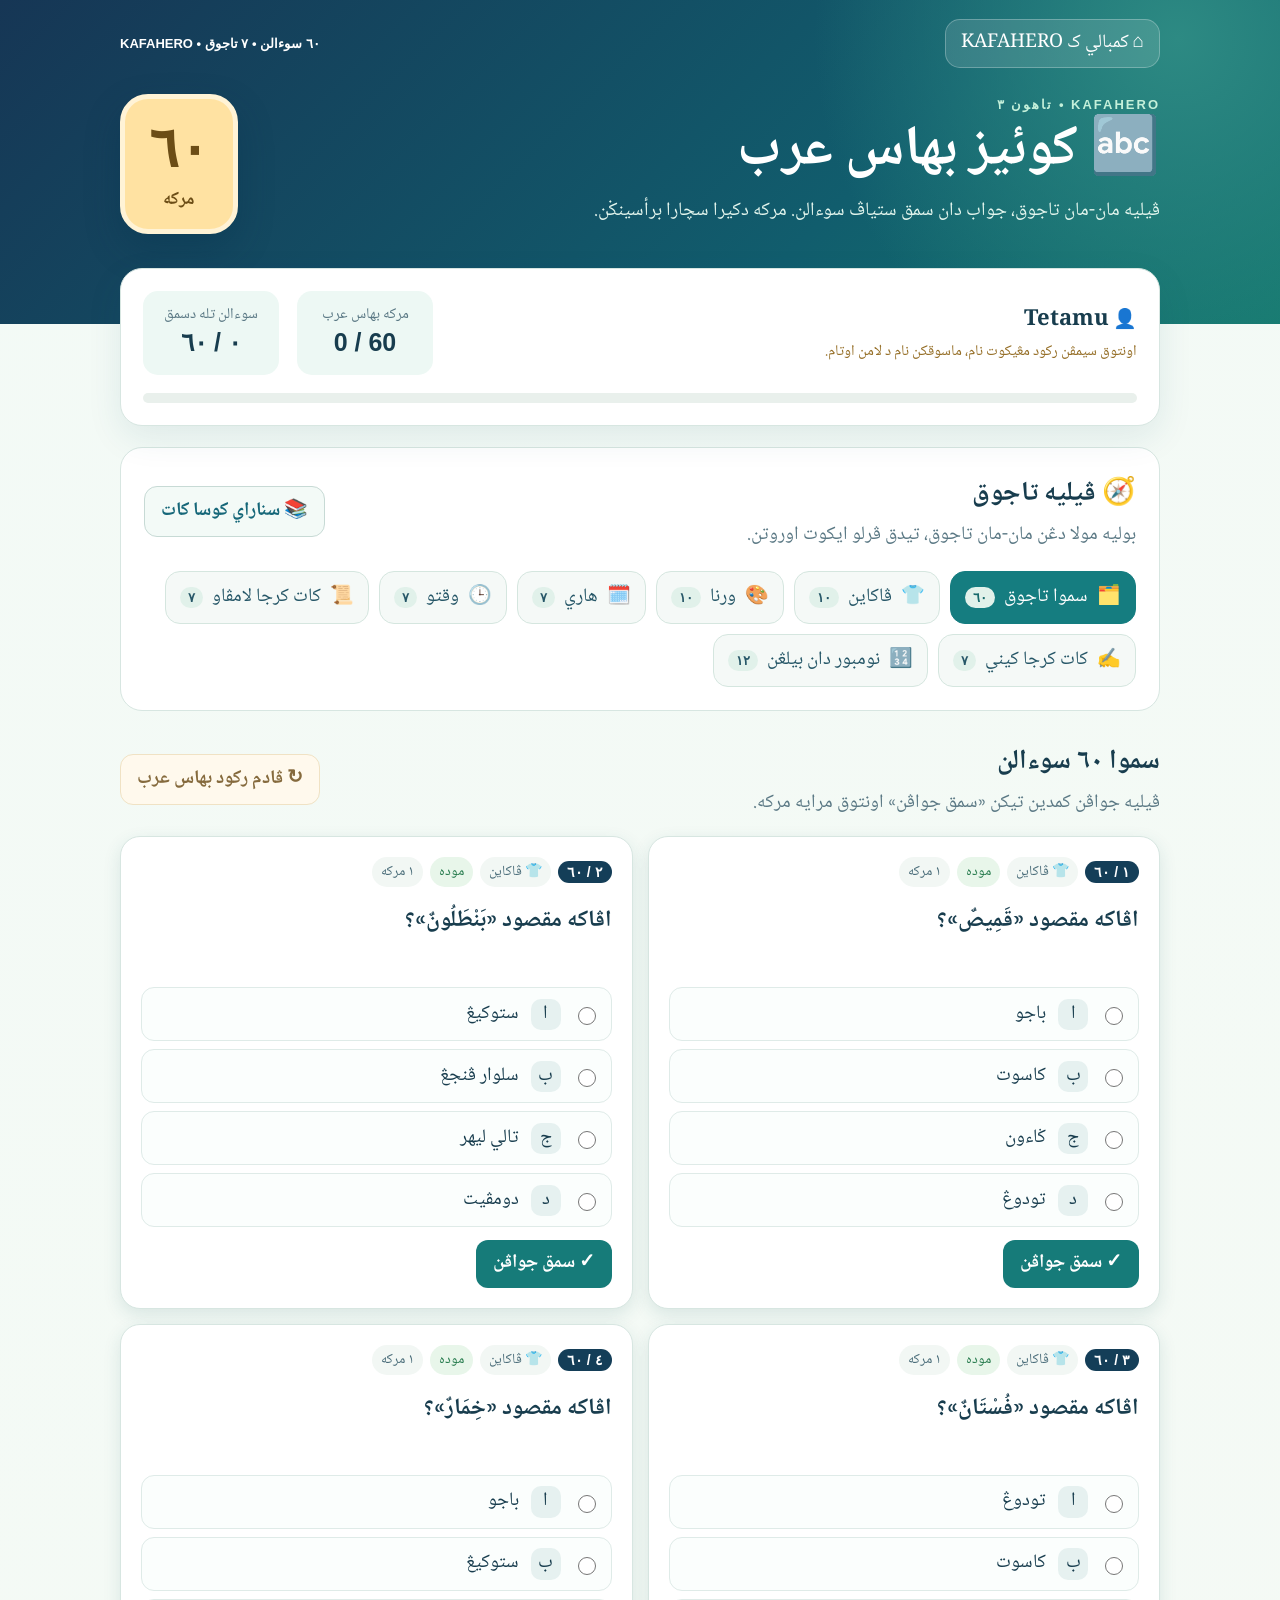
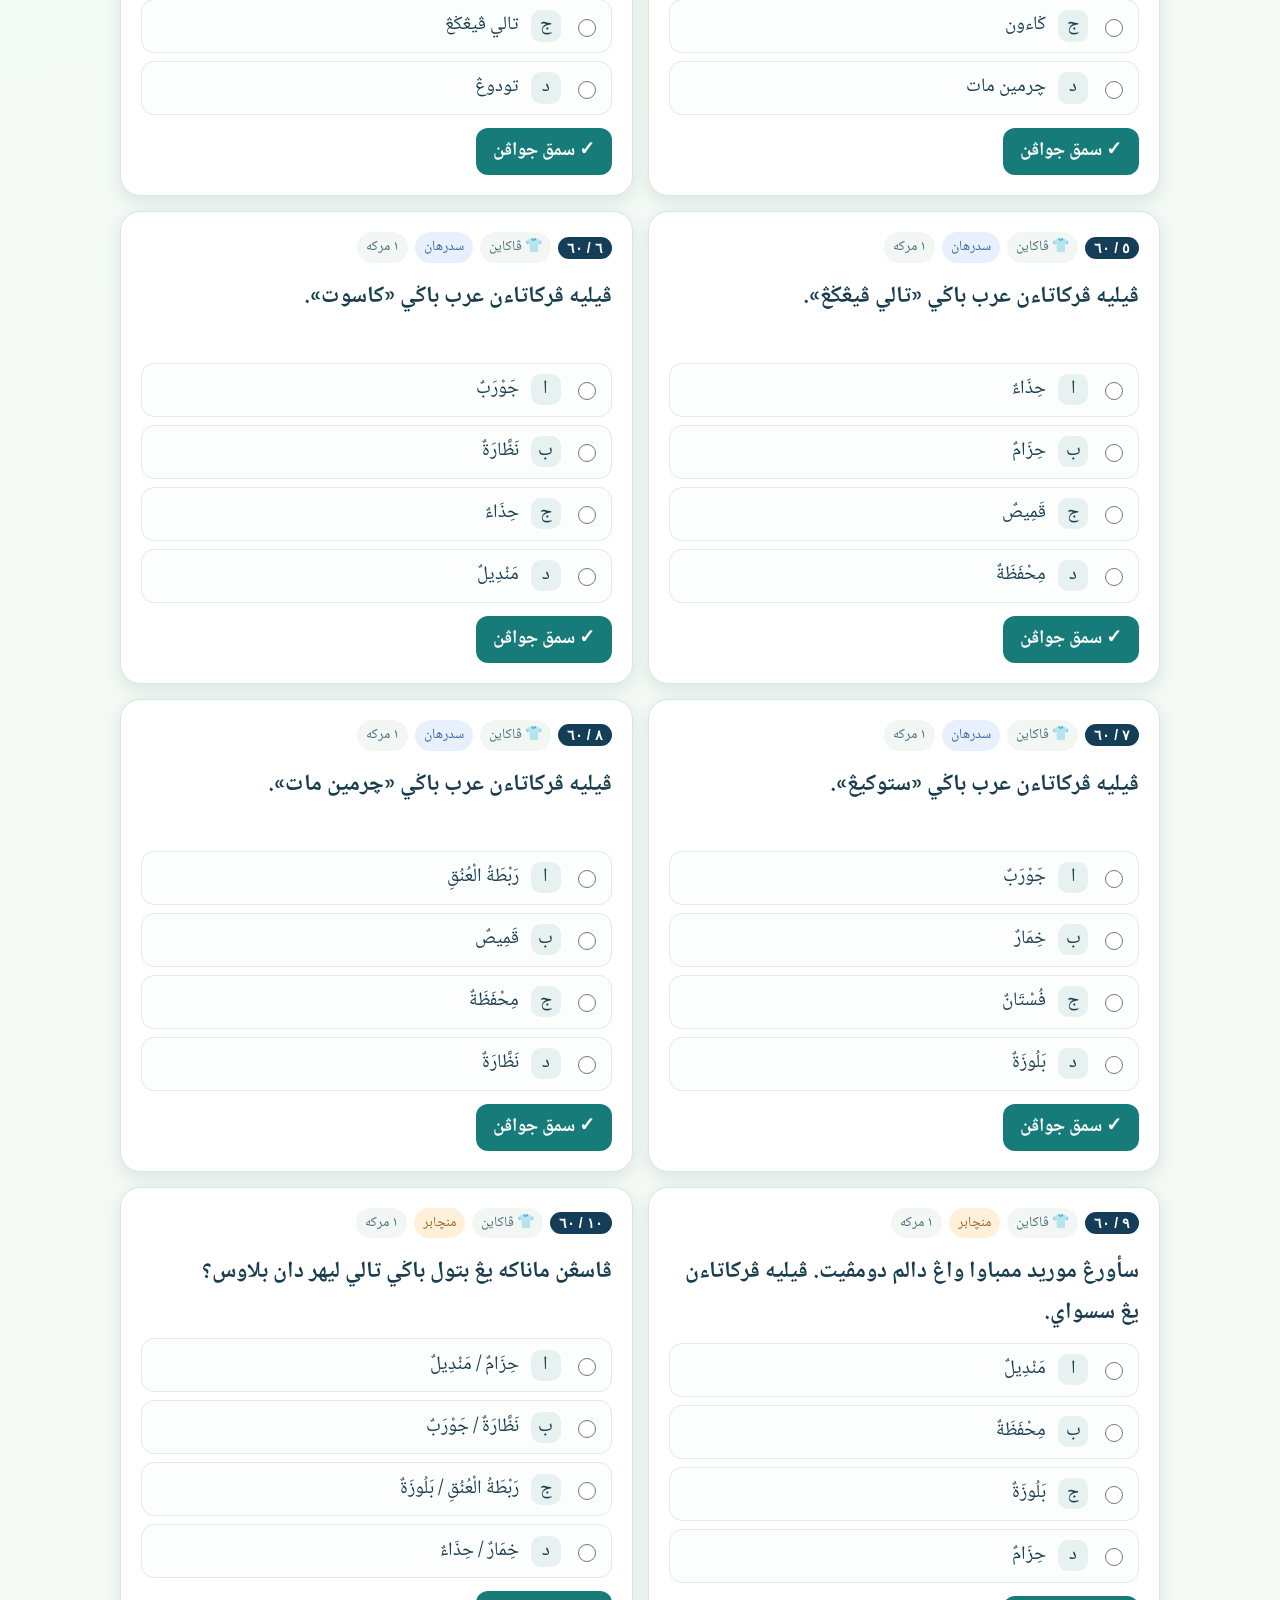
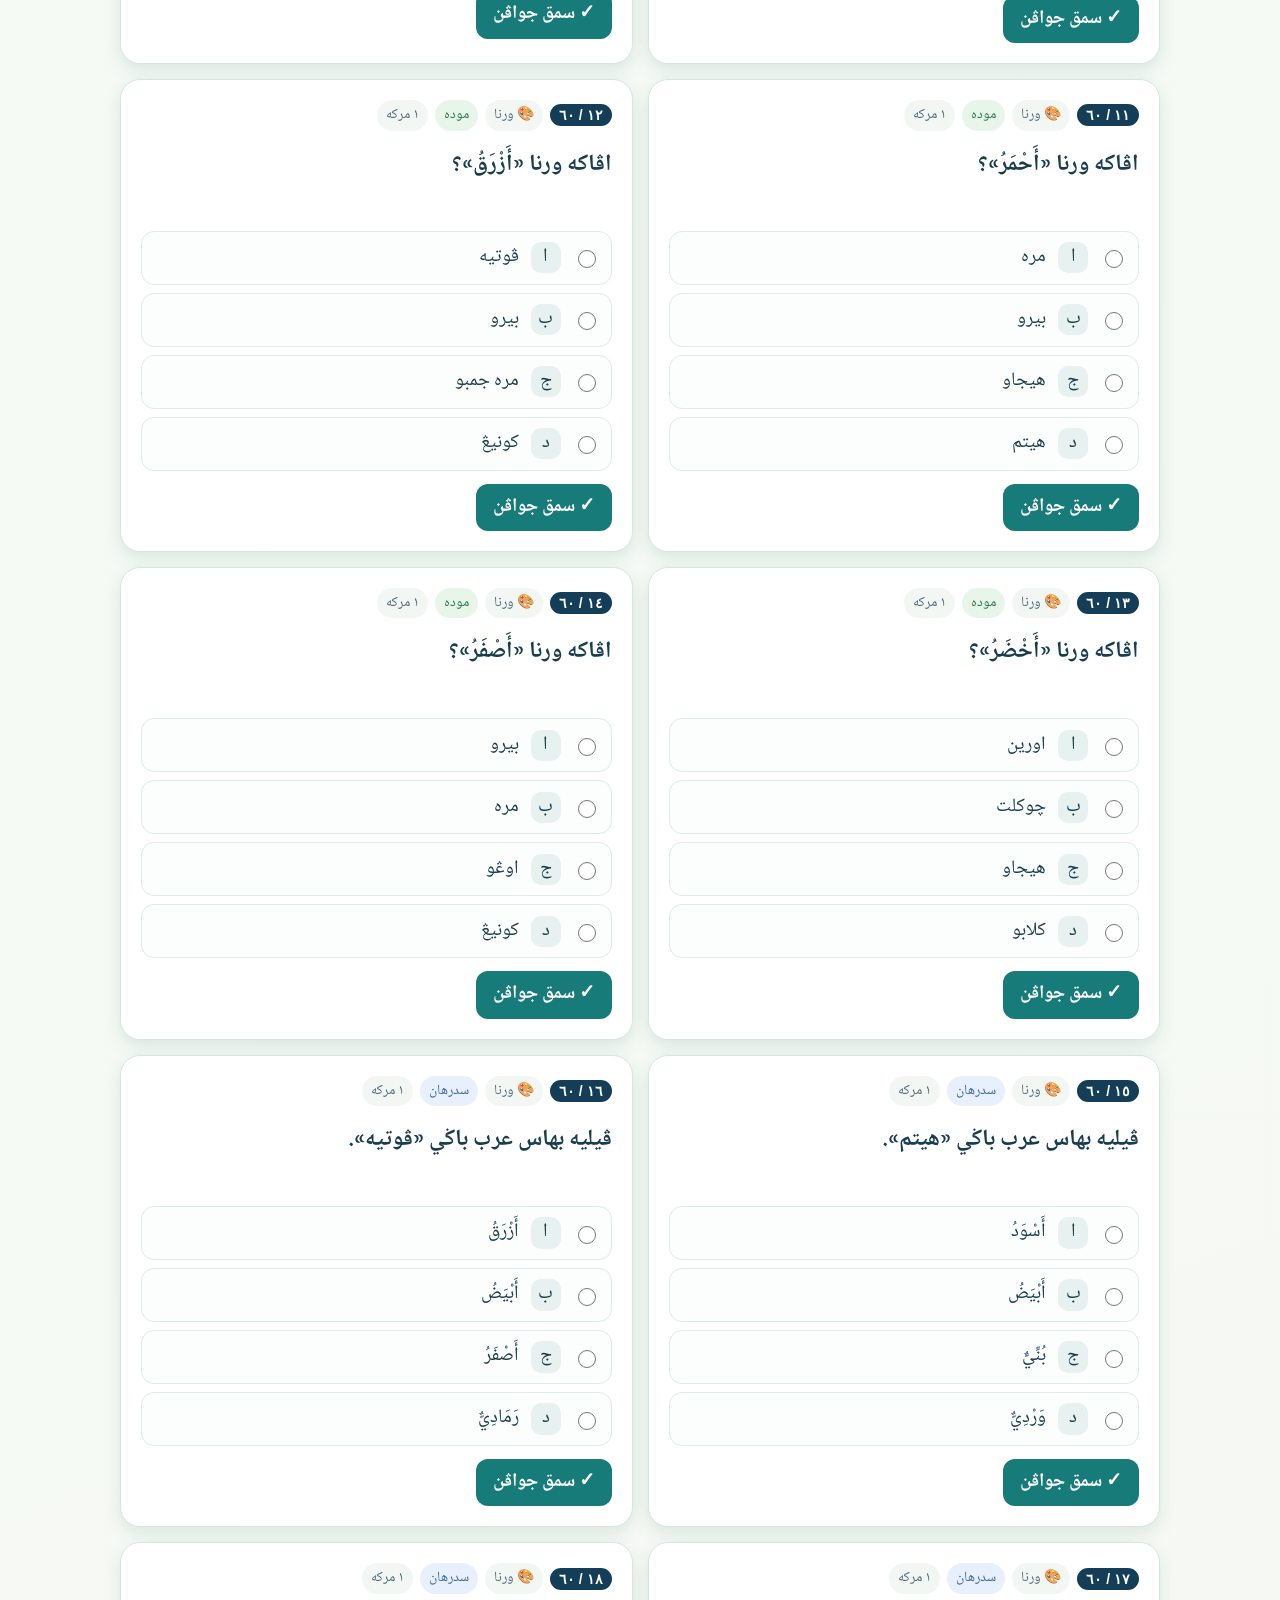
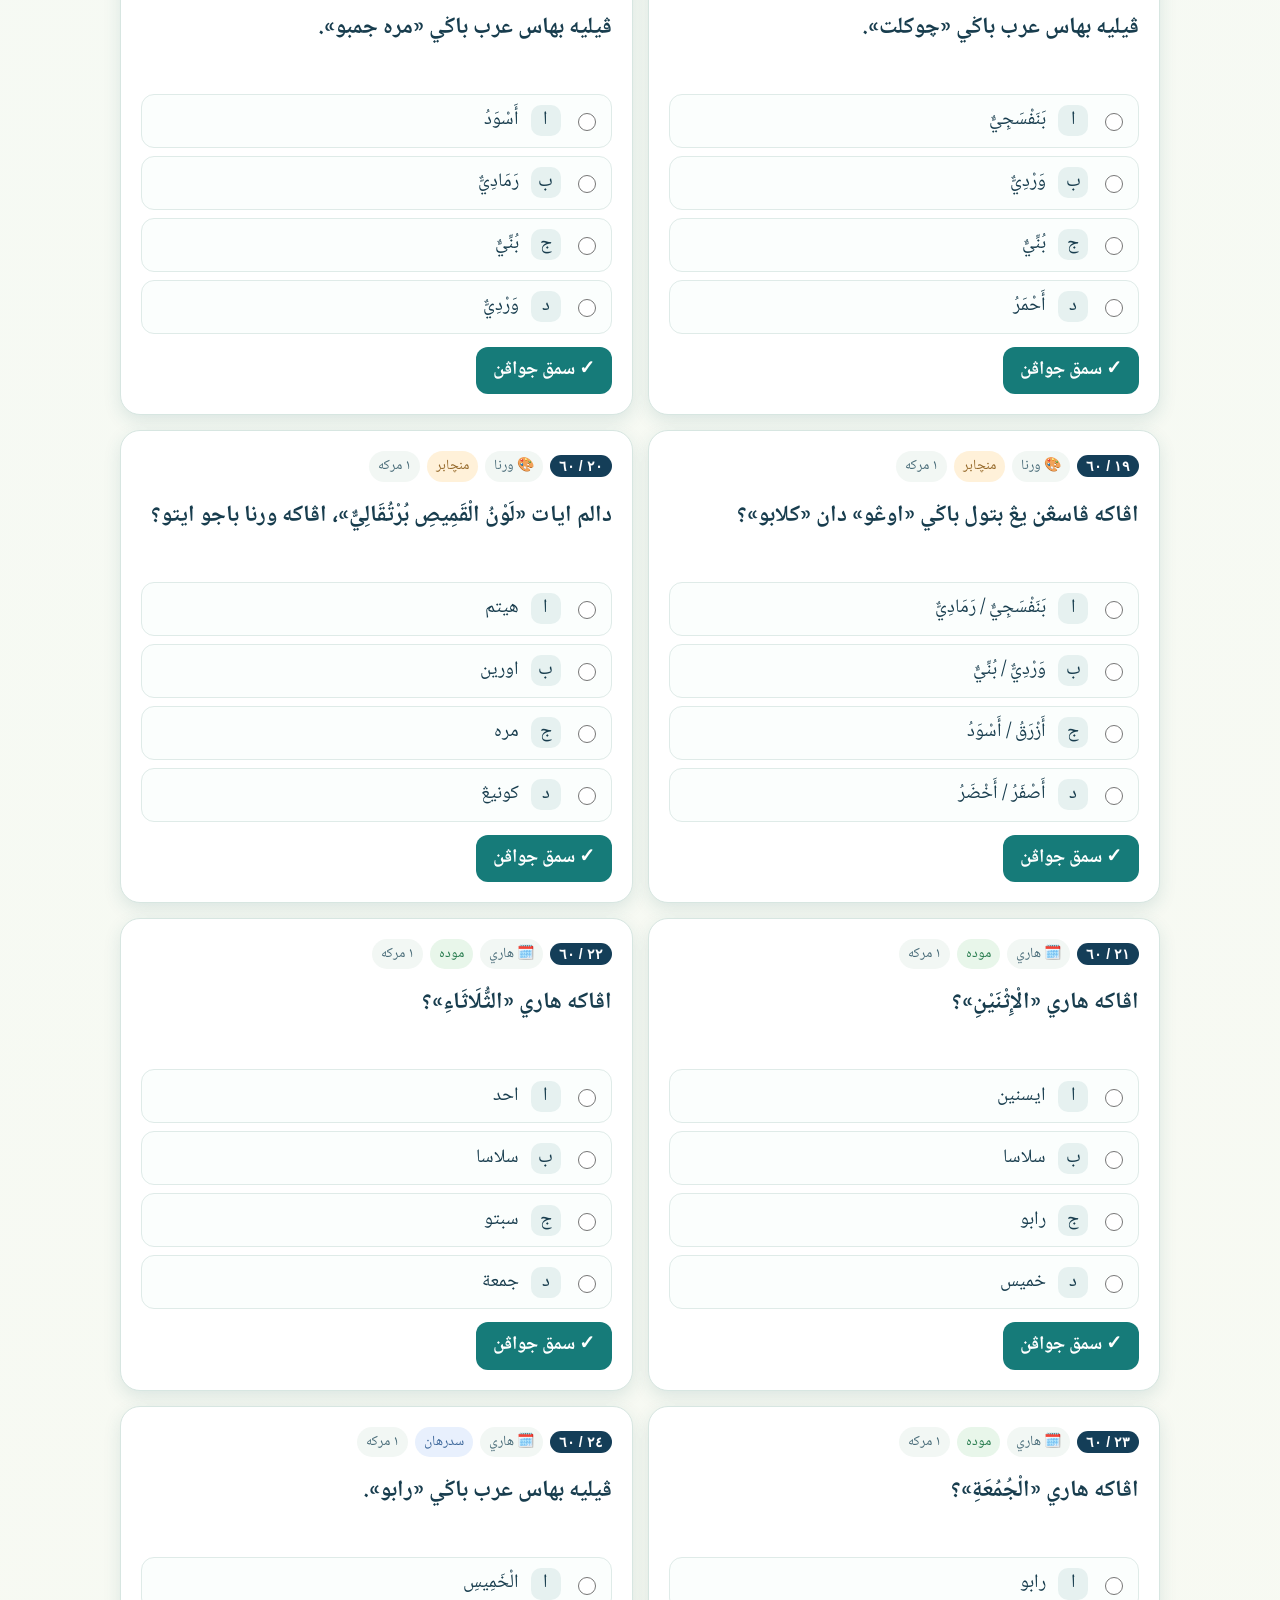
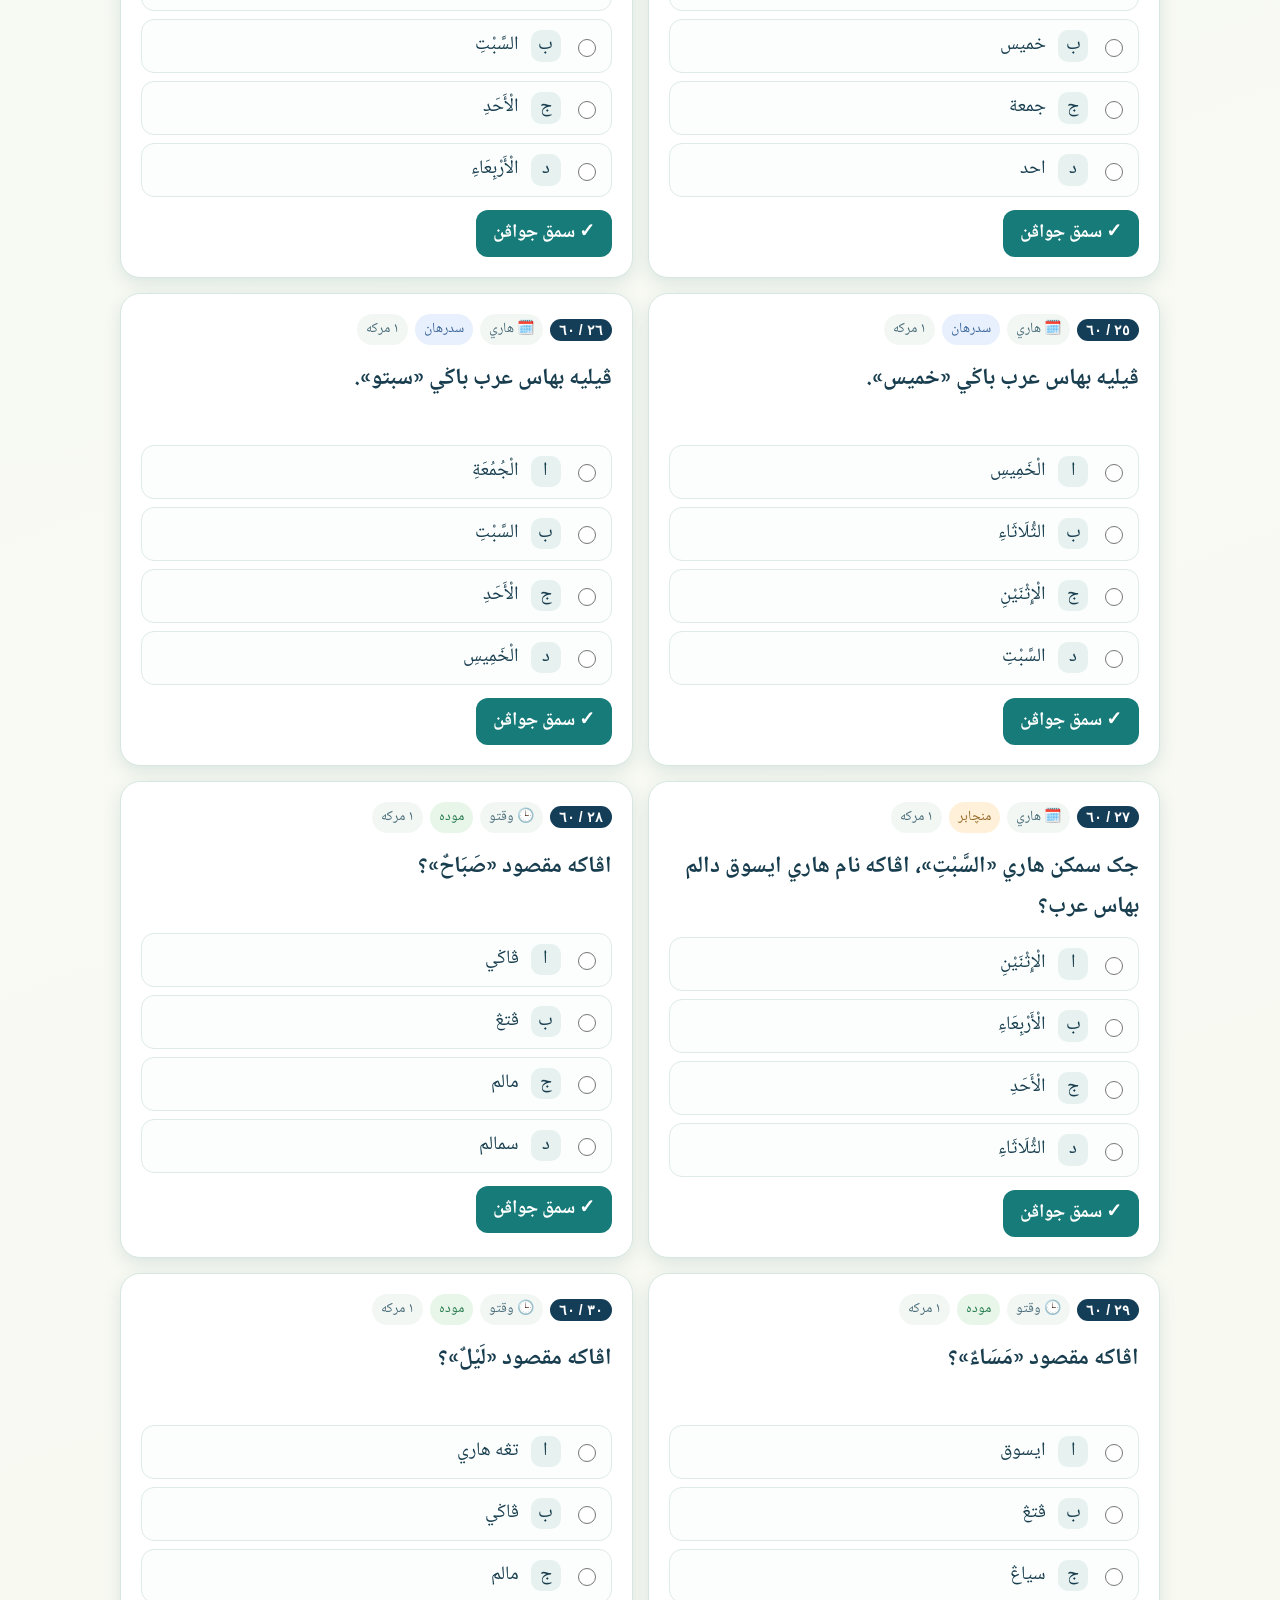
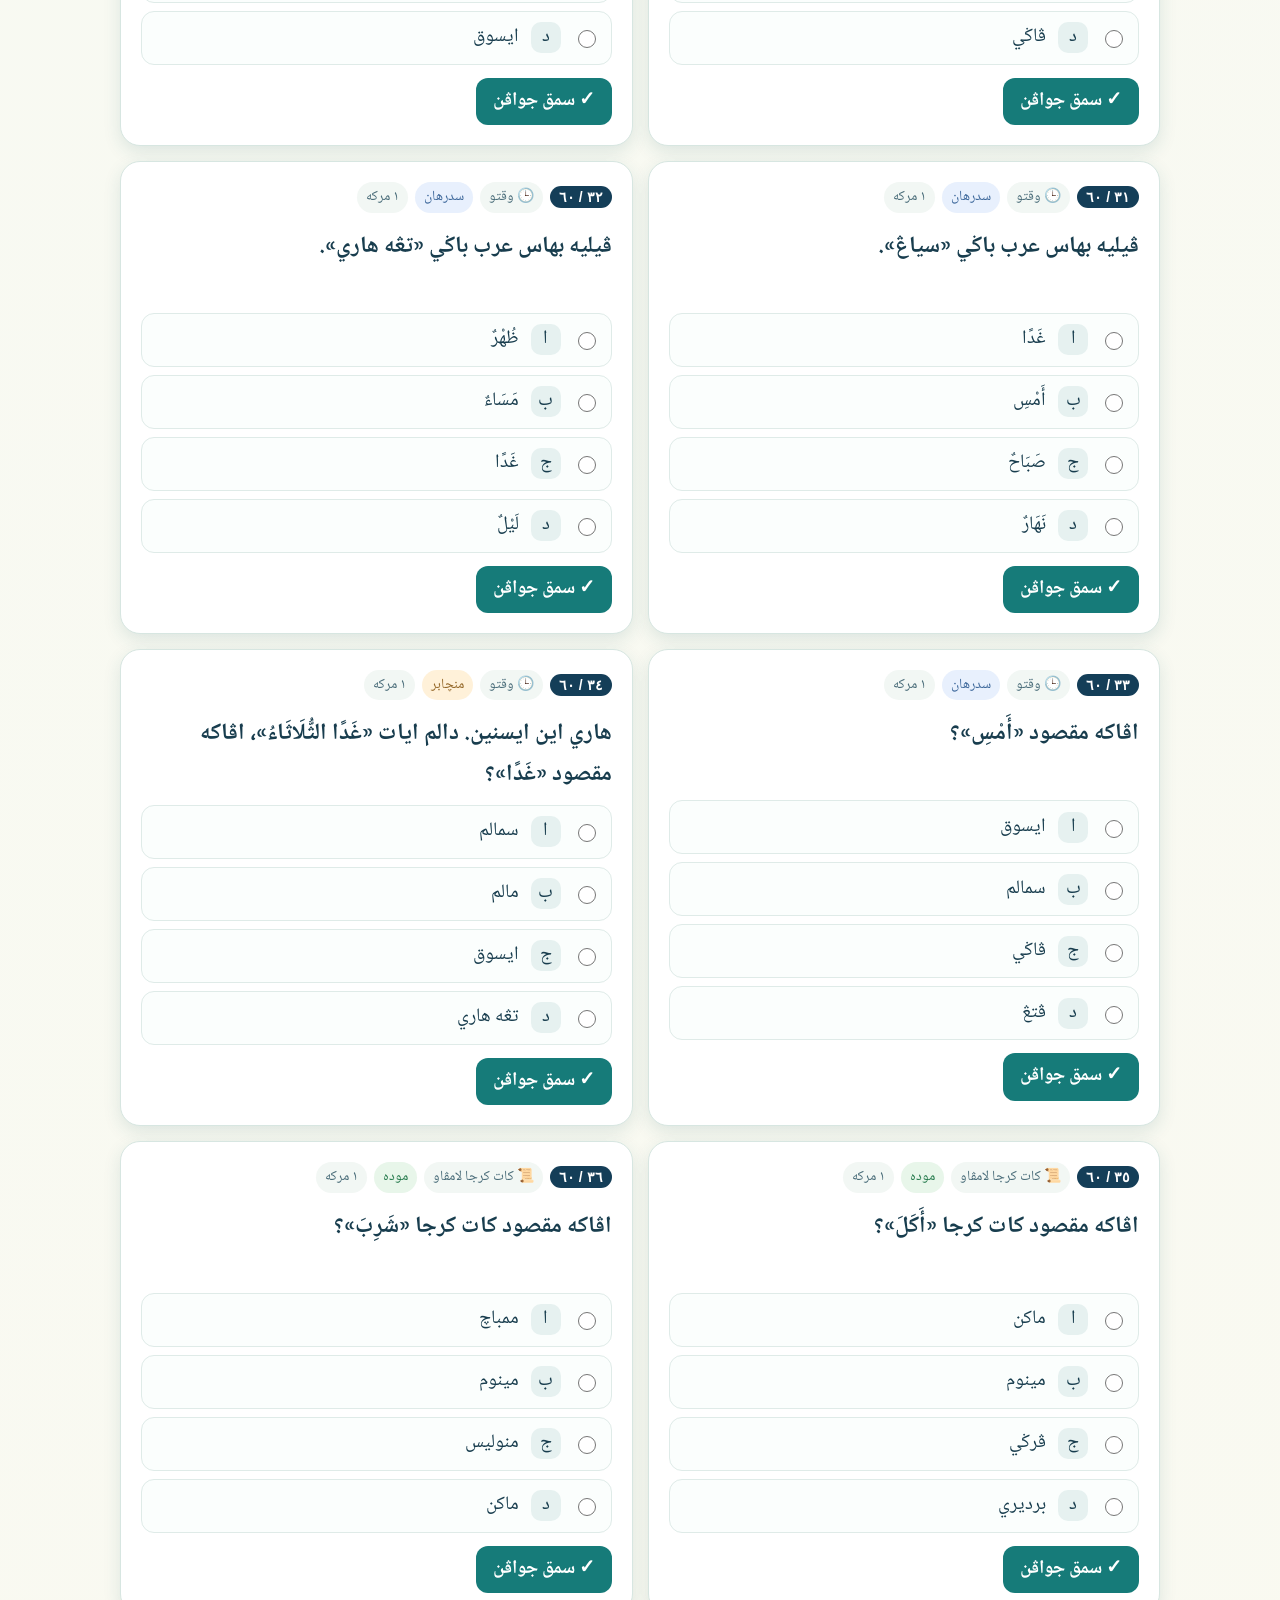
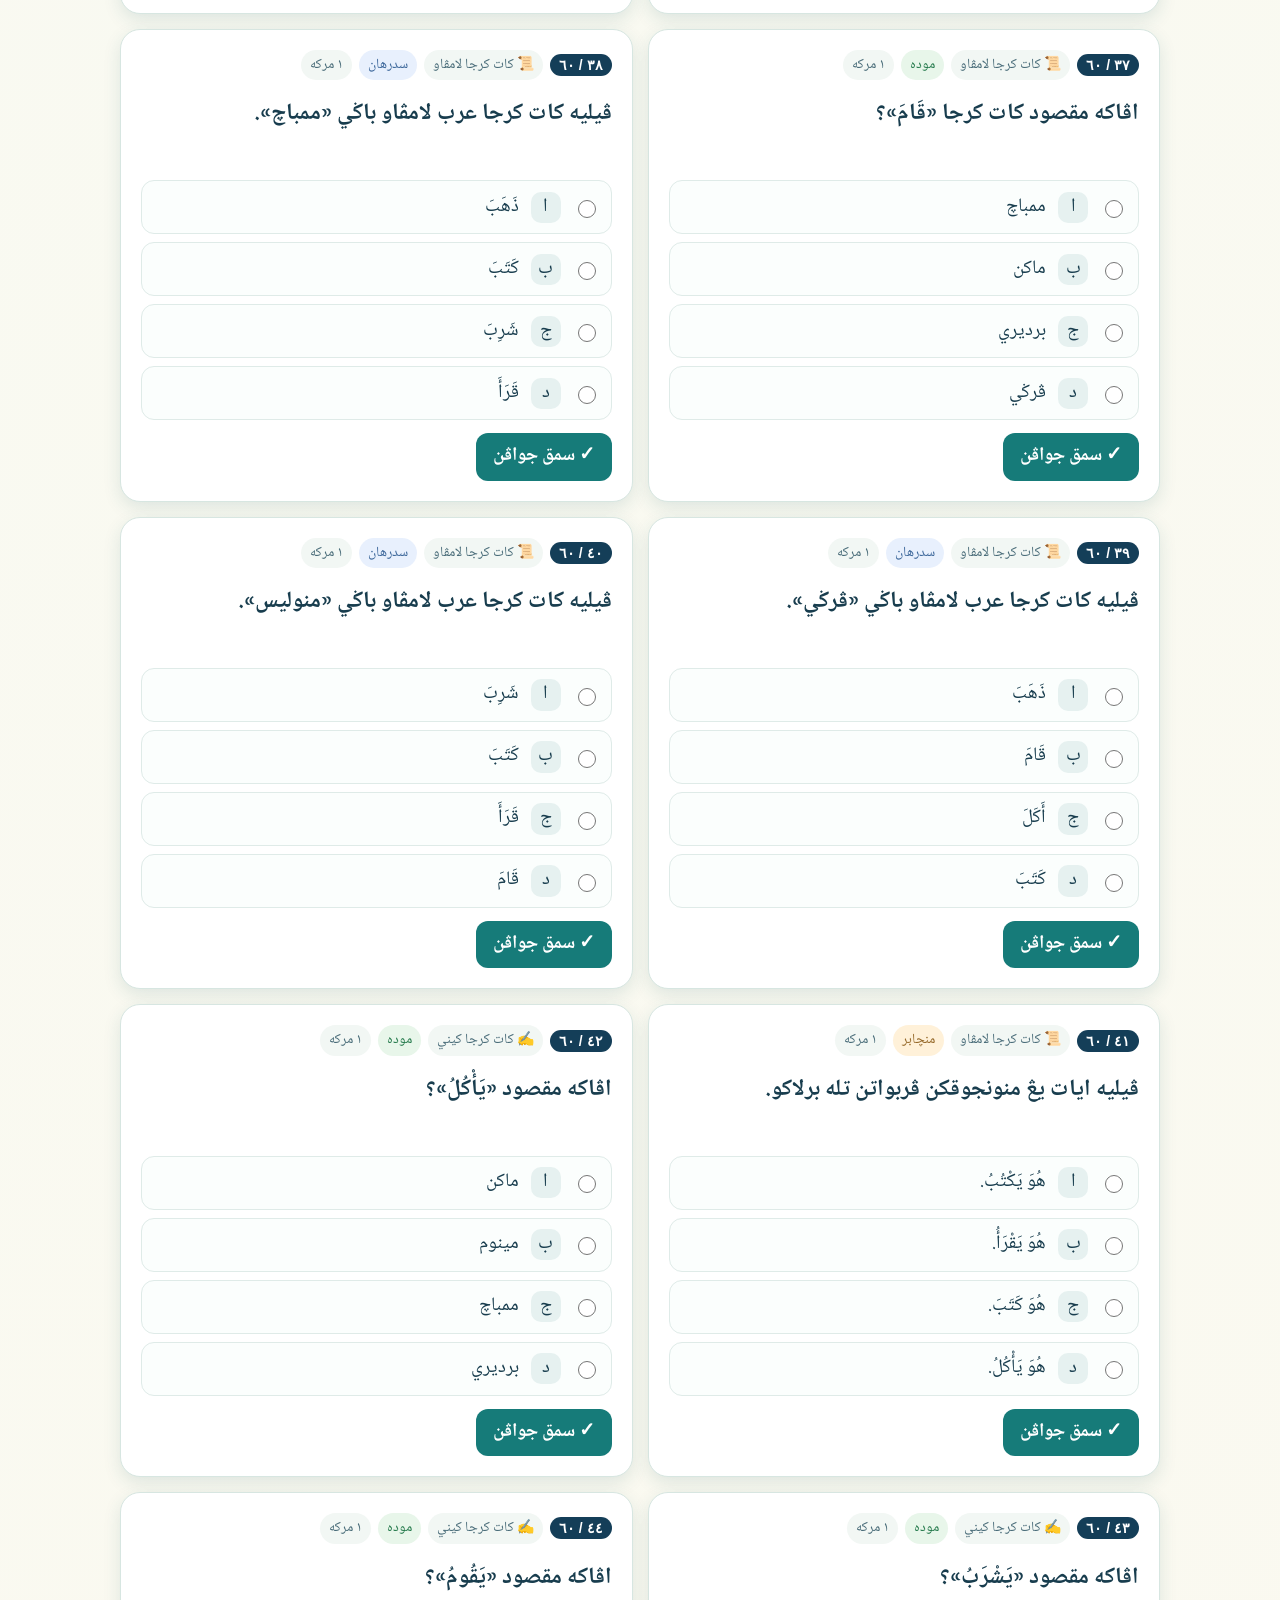
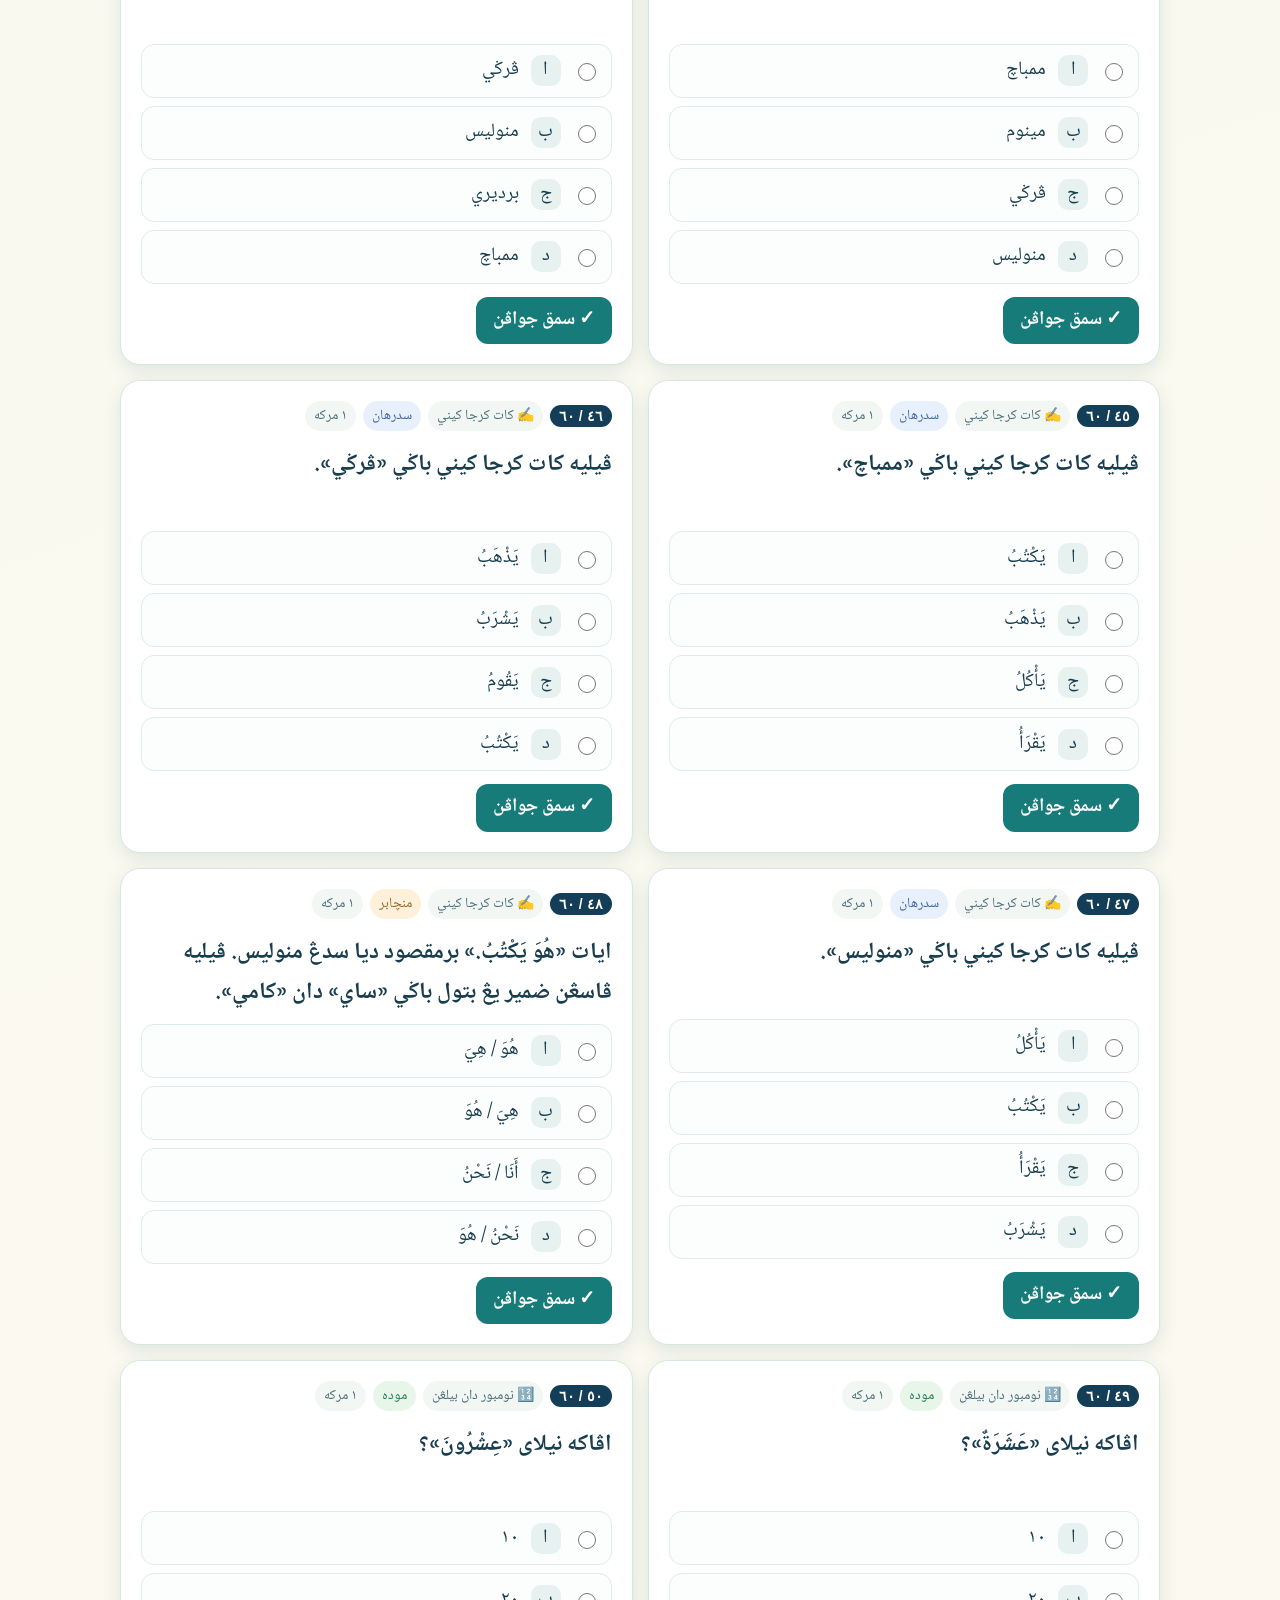
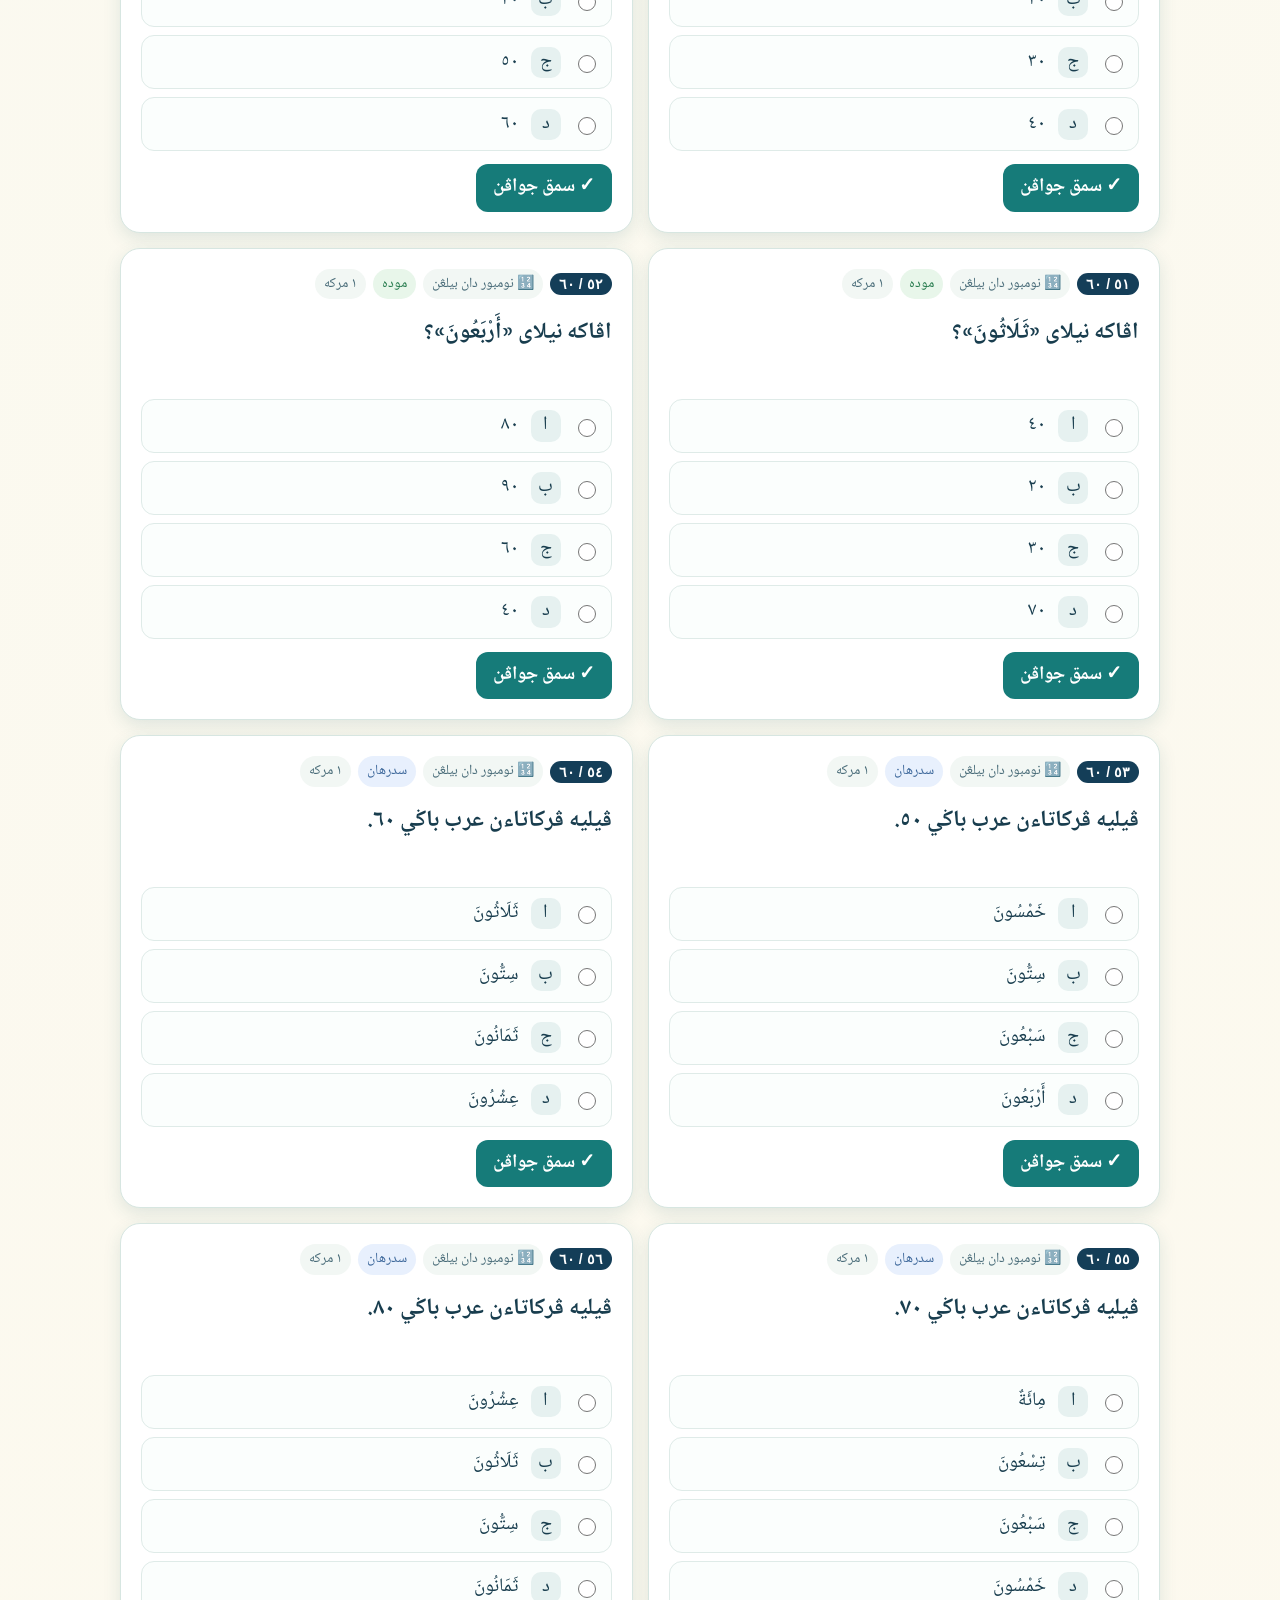
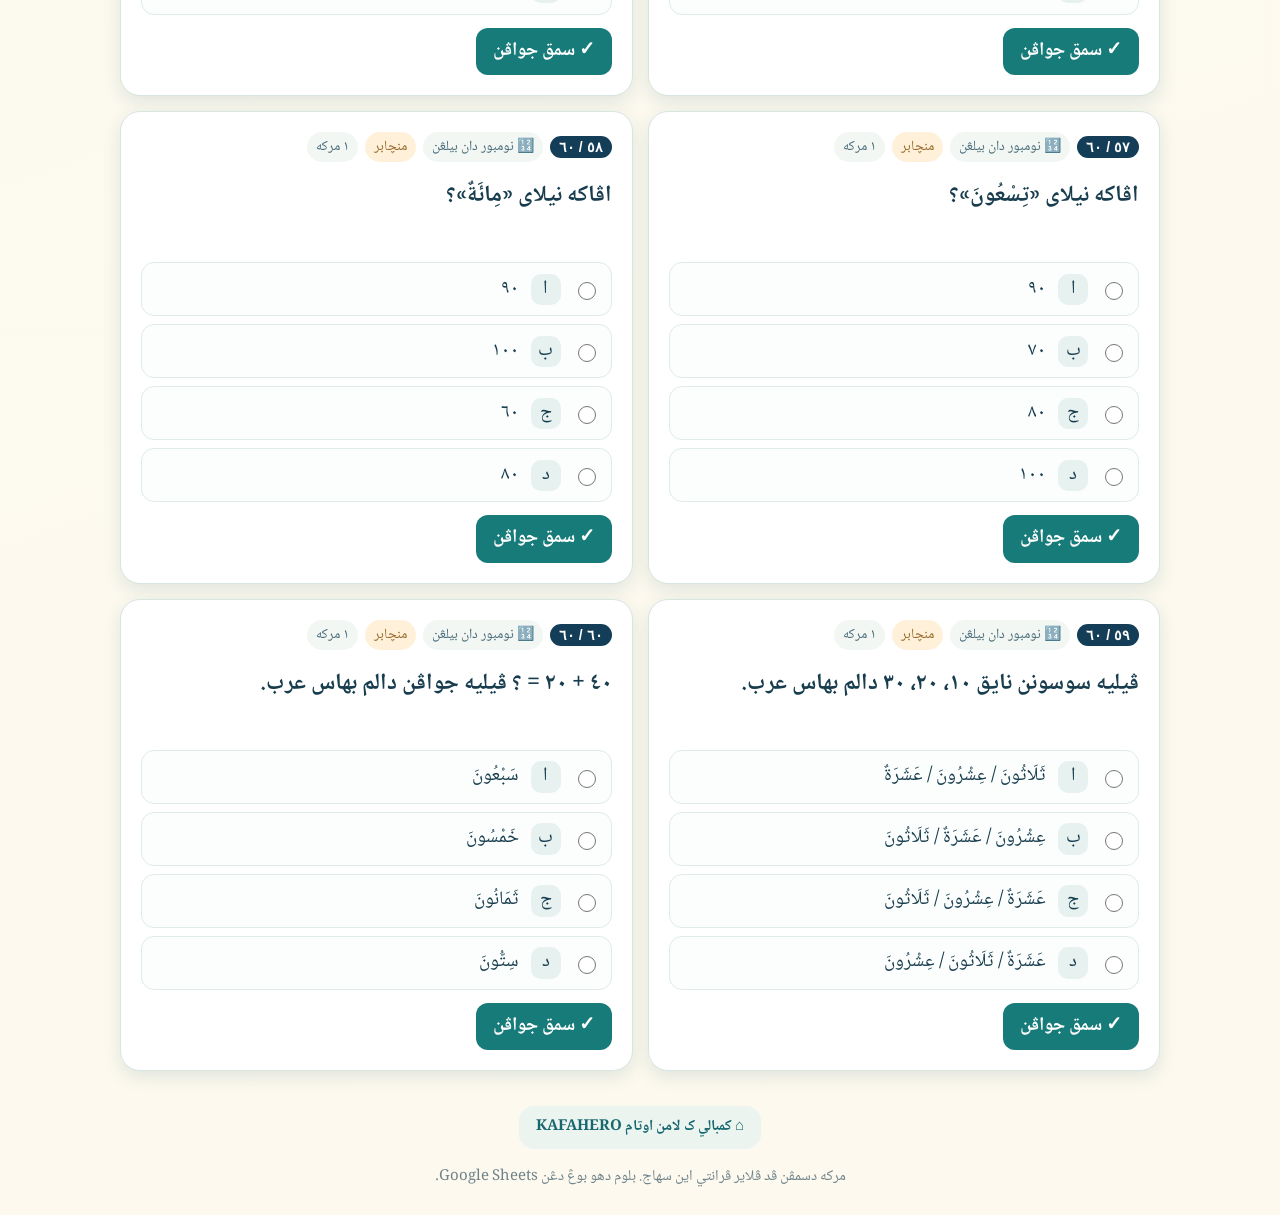
<file: bahasa-arab/index.html>
<!doctype html><html lang="ms-Arab" dir="rtl"><head><meta charset="utf-8"/><meta name="viewport" content="width=device-width,initial-scale=1"/>
<meta name="theme-color" content="#155d73"/><title>KAFAHERO | کوئيز بهاس عرب ٦٠ سوءالن</title>
<link rel="stylesheet" href="../assets/css/bahasa-arab.css"/></head><body>
<header class="mast"><div class="wrap"><div class="topbar"><a href="../index.html" class="back">⌂ کمبالي ک KAFAHERO</a><span class="edition">KAFAHERO • ٦٠ سوءالن • ٧ تاجوق</span></div>
<div class="intro"><div><div class="eyebrow">KAFAHERO • تاهون ٣</div><h1>🔤 کوئيز بهاس عرب</h1><p>ڤيليه مان-مان تاجوق، جواب دان سمق ستياڤ سوءالن. مرکه دکيرا سچارا برأسينڬن.</p></div><div class="badge-big" aria-hidden="true">٦٠<span>مرکه</span></div></div></div></header>
<main class="wrap"><section class="overview" aria-label="کماجوان"><div class="identity">👤 <strong id="student-name">تتامو</strong><div id="guest-note" class="notice"></div></div>
<div class="metric"><small>مرکه بهاس عرب</small><strong id="total-mark" aria-live="polite">0 / 60</strong></div>
<div class="metric"><small>سوءالن تله دسمق</small><strong id="checked-count">٠ / ٦٠</strong></div>
<div class="progress" aria-label="کماجوان کوئيز"><div id="completed-bar"></div></div></section>
<section class="navbox"><div class="section-top"><div><h2>🧭 ڤيليه تاجوق</h2><p>بوليه مولا دڠن مان-مان تاجوق، تيدق ڤرلو ايکوت اوروتن.</p></div><button class="plain" id="glossary-toggle" type="button" aria-expanded="false">📚 سناراي کوسا کات</button></div><div id="topic-buttons" class="topics" role="group" aria-label="ڤيليه تاجوق"></div></section>
<section id="glossary" class="glossary" hidden><h2>📚 سناراي کوسا کات</h2><p>سناراي اين بوليه دڬوناکن سباݢاي روجوعن اولڠ کاجي.</p><div id="glossary-items" class="glossary-grid"></div></section>
<div class="qa-head"><div><h2 id="quiz-title">سموا سوءالن</h2><p>ڤيليه جواڤن کمدين تيکن «سمق جواڤن» اونتوق مرايه مرکه.</p></div><button type="button" id="reset-button" class="reset">↻ ڤادم رکود بهاس عرب</button></div>
<div id="questions" class="questions" aria-live="off"></div>
<footer class="footer"><a href="../index.html">⌂ کمبالي ک لامن اوتام KAFAHERO</a><p>مرکه دسمڤن ڤد ڤلاير ڤرانتي اين سهاج. بلوم دهو بوڠ دڠن Google Sheets.</p></footer></main>
<script type="application/json" id="arab-data">{"title":"بهاس عرب — کوئيز تاهون ٣","max":60,"version":"2026.11.09","topics":[{"id":"pakaian","name":"ڤاکاين","arabic":"الْمَلَابِسُ","icon":"👕","items":[["قَمِيصٌ","باجو"],["بَنْطَلُونٌ","سلوار ڤنجڠ"],["حِزَامٌ","تالي ڤيڠݢڠ"],["فُسْتَانٌ","ݢاءون"],["حِذَاءٌ","کاسوت"],["جَوْرَبٌ","ستوکيڠ"],["مَنْدِيلٌ","توالا کچيل"],["خِمَارٌ","تودوڠ"],["نَظَّارَةٌ","چرمين مات"],["مِحْفَظَةٌ","دومڤيت"],["رَبْطَةُ الْعُنُقِ","تالي ليهر"],["بَلُوزَةٌ","بلاوس"]],"coverage":[{"arabic":"قَمِيصٌ","jawi":"باجو","questions":["BA01","BA05","BA08"]},{"arabic":"بَنْطَلُونٌ","jawi":"سلوار ڤنجڠ","questions":["BA02"]},{"arabic":"حِزَامٌ","jawi":"تالي ڤيڠݢڠ","questions":["BA05","BA09"]},{"arabic":"فُسْتَانٌ","jawi":"ݢاءون","questions":["BA03","BA07"]},{"arabic":"حِذَاءٌ","jawi":"کاسوت","questions":["BA05","BA06"]},{"arabic":"جَوْرَبٌ","jawi":"ستوکيڠ","questions":["BA06","BA07"]},{"arabic":"مَنْدِيلٌ","jawi":"توالا کچيل","questions":["BA06","BA09"]},{"arabic":"خِمَارٌ","jawi":"تودوڠ","questions":["BA04","BA07"]},{"arabic":"نَظَّارَةٌ","jawi":"چرمين مات","questions":["BA06","BA08"]},{"arabic":"مِحْفَظَةٌ","jawi":"دومڤيت","questions":["BA05","BA08","BA09"]},{"arabic":"رَبْطَةُ الْعُنُقِ","jawi":"تالي ليهر","questions":["BA08","BA10"]},{"arabic":"بَلُوزَةٌ","jawi":"بلاوس","questions":["BA07","BA09","BA10"]}]},{"id":"warna","name":"ورنا","arabic":"الْأَلْوَانُ","icon":"🎨","items":[["أَحْمَرُ","مره"],["أَزْرَقُ","بيرو"],["أَخْضَرُ","هيجاو"],["أَصْفَرُ","کونيڠ"],["أَسْوَدُ","هيتم"],["أَبْيَضُ","ڤوتيه"],["بُنِّيٌّ","چوکلت"],["وَرْدِيٌّ","مره جمبو"],["بَنَفْسَجِيٌّ","اوڠو"],["رَمَادِيٌّ","کلابو"],["بُرْتُقَالِيٌّ","اورين"]],"coverage":[{"arabic":"أَحْمَرُ","jawi":"مره","questions":["BA11","BA17"]},{"arabic":"أَزْرَقُ","jawi":"بيرو","questions":["BA12","BA16"]},{"arabic":"أَخْضَرُ","jawi":"هيجاو","questions":["BA13"]},{"arabic":"أَصْفَرُ","jawi":"کونيڠ","questions":["BA14","BA16"]},{"arabic":"أَسْوَدُ","jawi":"هيتم","questions":["BA15","BA18"]},{"arabic":"أَبْيَضُ","jawi":"ڤوتيه","questions":["BA15","BA16"]},{"arabic":"بُنِّيٌّ","jawi":"چوکلت","questions":["BA15","BA17","BA18"]},{"arabic":"وَرْدِيٌّ","jawi":"مره جمبو","questions":["BA15","BA17","BA18"]},{"arabic":"بَنَفْسَجِيٌّ","jawi":"اوڠو","questions":["BA17","BA19"]},{"arabic":"رَمَادِيٌّ","jawi":"کلابو","questions":["BA16","BA18","BA19"]},{"arabic":"بُرْتُقَالِيٌّ","jawi":"اورين","questions":["BA20"]}]},{"id":"hari","name":"هاري","arabic":"الْأَيَّامُ","icon":"🗓️","items":[["الْإِثْنَيْنِ","ايسنين"],["الثُّلَاثَاءِ","سلاسا"],["الْأَرْبِعَاءِ","رابو"],["الْخَمِيسِ","خميس"],["الْجُمُعَةِ","جمعة"],["السَّبْتِ","سبتو"],["الْأَحَدِ","احد"]],"coverage":[{"arabic":"الْإِثْنَيْنِ","jawi":"ايسنين","questions":["BA21","BA25","BA27"]},{"arabic":"الثُّلَاثَاءِ","jawi":"سلاسا","questions":["BA22","BA25","BA27"]},{"arabic":"الْأَرْبِعَاءِ","jawi":"رابو","questions":["BA24","BA27"]},{"arabic":"الْخَمِيسِ","jawi":"خميس","questions":["BA24","BA25","BA26"]},{"arabic":"الْجُمُعَةِ","jawi":"جمعة","questions":["BA23","BA26"]},{"arabic":"السَّبْتِ","jawi":"سبتو","questions":["BA24","BA25","BA26","BA27"]},{"arabic":"الْأَحَدِ","jawi":"احد","questions":["BA24","BA26","BA27"]}]},{"id":"waktu","name":"وقتو","arabic":"الْأَوْقَاتُ","icon":"🕒","items":[["صَبَاحٌ","ڤاݢي"],["مَسَاءٌ","ڤتڠ"],["لَيْلٌ","مالم"],["نَهَارٌ","سياڠ"],["ظُهْرٌ","تڠه هاري"],["غَدًا","ايسوق"],["أَمْسِ","سمالم"]],"coverage":[{"arabic":"صَبَاحٌ","jawi":"ڤاݢي","questions":["BA28","BA31"]},{"arabic":"مَسَاءٌ","jawi":"ڤتڠ","questions":["BA29","BA32"]},{"arabic":"لَيْلٌ","jawi":"مالم","questions":["BA30","BA32"]},{"arabic":"نَهَارٌ","jawi":"سياڠ","questions":["BA31"]},{"arabic":"ظُهْرٌ","jawi":"تڠه هاري","questions":["BA32"]},{"arabic":"غَدًا","jawi":"ايسوق","questions":["BA31","BA32","BA34"]},{"arabic":"أَمْسِ","jawi":"سمالم","questions":["BA31","BA33"]}]},{"id":"fiil1","name":"کات کرجا لامڤاو","arabic":"الْفِعْلُ الْمَاضِي","icon":"📜","items":[["أَكَلَ","ماکن"],["شَرِبَ","مينوم"],["قَامَ","برديري"],["قَرَأَ","ممباچ"],["ذَهَبَ","ڤرݢي"],["كَتَبَ","منوليس"]],"coverage":[{"arabic":"أَكَلَ","jawi":"ماکن","questions":["BA35","BA39"]},{"arabic":"شَرِبَ","jawi":"مينوم","questions":["BA36","BA38","BA40"]},{"arabic":"قَامَ","jawi":"برديري","questions":["BA37","BA39","BA40"]},{"arabic":"قَرَأَ","jawi":"ممباچ","questions":["BA38","BA40"]},{"arabic":"ذَهَبَ","jawi":"ڤرݢي","questions":["BA38","BA39"]},{"arabic":"كَتَبَ","jawi":"منوليس","questions":["BA38","BA39","BA40","BA41"]}]},{"id":"fiil2","name":"کات کرجا کيني","arabic":"الْفِعْلُ الْمُضَارِعُ","icon":"✍️","items":[["يَأْكُلُ","ماکن"],["يَشْرَبُ","مينوم"],["يَقُومُ","برديري"],["يَقْرَأُ","ممباچ"],["يَذْهَبُ","ڤرݢي"],["يَكْتُبُ","منوليس"],["أَنَا","ساي"],["نَحْنُ","کامي"],["هُوَ","ديا (للاکي)"],["هِيَ","ديا (ڤرمڤوان)"]],"coverage":[{"arabic":"يَأْكُلُ","jawi":"ماکن","questions":["BA42","BA45","BA47"]},{"arabic":"يَشْرَبُ","jawi":"مينوم","questions":["BA43","BA46","BA47"]},{"arabic":"يَقُومُ","jawi":"برديري","questions":["BA44","BA46"]},{"arabic":"يَقْرَأُ","jawi":"ممباچ","questions":["BA45","BA47"]},{"arabic":"يَذْهَبُ","jawi":"ڤرݢي","questions":["BA45","BA46"]},{"arabic":"يَكْتُبُ","jawi":"منوليس","questions":["BA45","BA46","BA47","BA48"]},{"arabic":"أَنَا","jawi":"ساي","questions":["BA48"]},{"arabic":"نَحْنُ","jawi":"کامي","questions":["BA48"]},{"arabic":"هُوَ","jawi":"ديا (للاکي)","questions":["BA48"]},{"arabic":"هِيَ","jawi":"ديا (ڤرمڤوان)","questions":["BA48"]}]},{"id":"nombor","name":"نومبور دان بيلڠن","arabic":"أَلْفَاظُ الْعُقُودِ","icon":"🔢","items":[["عَشَرَةٌ","١٠"],["عِشْرُونَ","٢٠"],["ثَلَاثُونَ","٣٠"],["أَرْبَعُونَ","٤٠"],["خَمْسُونَ","٥٠"],["سِتُّونَ","٦٠"],["سَبْعُونَ","٧٠"],["ثَمَانُونَ","٨٠"],["تِسْعُونَ","٩٠"],["مِائَةٌ","١٠٠"]],"coverage":[{"arabic":"عَشَرَةٌ","jawi":"١٠","questions":["BA49","BA59"]},{"arabic":"عِشْرُونَ","jawi":"٢٠","questions":["BA50","BA54","BA56","BA59"]},{"arabic":"ثَلَاثُونَ","jawi":"٣٠","questions":["BA51","BA54","BA56","BA59"]},{"arabic":"أَرْبَعُونَ","jawi":"٤٠","questions":["BA52","BA53"]},{"arabic":"خَمْسُونَ","jawi":"٥٠","questions":["BA53","BA55","BA60"]},{"arabic":"سِتُّونَ","jawi":"٦٠","questions":["BA53","BA54","BA56","BA60"]},{"arabic":"سَبْعُونَ","jawi":"٧٠","questions":["BA53","BA55","BA60"]},{"arabic":"ثَمَانُونَ","jawi":"٨٠","questions":["BA54","BA56","BA60"]},{"arabic":"تِسْعُونَ","jawi":"٩٠","questions":["BA55","BA57"]},{"arabic":"مِائَةٌ","jawi":"١٠٠","questions":["BA55","BA58"]}]}],"questions":[{"id":"BA01","topic":"pakaian","level":"mudah","q":"اڤاکه مقصود «قَمِيصٌ»؟","options":["باجو","کاسوت","ݢاءون","تودوڠ"],"correct":0,"why":"قَمِيصٌ برمقصود باجو.","words":["قَمِيصٌ"]},{"id":"BA02","topic":"pakaian","level":"mudah","q":"اڤاکه مقصود «بَنْطَلُونٌ»؟","options":["ستوکيڠ","سلوار ڤنجڠ","تالي ليهر","دومڤيت"],"correct":1,"why":"بَنْطَلُونٌ برمقصود سلوار ڤنجڠ.","words":["بَنْطَلُونٌ"]},{"id":"BA03","topic":"pakaian","level":"mudah","q":"اڤاکه مقصود «فُسْتَانٌ»؟","options":["تودوڠ","کاسوت","ݢاءون","چرمين مات"],"correct":2,"why":"فُسْتَانٌ برمقصود ݢاءون.","words":["فُسْتَانٌ"]},{"id":"BA04","topic":"pakaian","level":"mudah","q":"اڤاکه مقصود «خِمَارٌ»؟","options":["باجو","ستوکيڠ","تالي ڤيڠݢڠ","تودوڠ"],"correct":3,"why":"خِمَارٌ برمقصود تودوڠ.","words":["خِمَارٌ"]},{"id":"BA05","topic":"pakaian","level":"sederhana","q":"ڤيليه ڤرکاتاءن عرب باݢي «تالي ڤيڠݢڠ».","options":["حِذَاءٌ","حِزَامٌ","قَمِيصٌ","مِحْفَظَةٌ"],"correct":1,"why":"حِزَامٌ اياله تالي ڤيڠݢڠ.","words":["حِزَامٌ"]},{"id":"BA06","topic":"pakaian","level":"sederhana","q":"ڤيليه ڤرکاتاءن عرب باݢي «کاسوت».","options":["جَوْرَبٌ","نَظَّارَةٌ","حِذَاءٌ","مَنْدِيلٌ"],"correct":2,"why":"حِذَاءٌ اياله کاسوت.","words":["حِذَاءٌ"]},{"id":"BA07","topic":"pakaian","level":"sederhana","q":"ڤيليه ڤرکاتاءن عرب باݢي «ستوکيڠ».","options":["جَوْرَبٌ","خِمَارٌ","فُسْتَانٌ","بَلُوزَةٌ"],"correct":0,"why":"جَوْرَبٌ اياله ستوکيڠ.","words":["جَوْرَبٌ"]},{"id":"BA08","topic":"pakaian","level":"sederhana","q":"ڤيليه ڤرکاتاءن عرب باݢي «چرمين مات».","options":["رَبْطَةُ الْعُنُقِ","قَمِيصٌ","مِحْفَظَةٌ","نَظَّارَةٌ"],"correct":3,"why":"نَظَّارَةٌ اياله چرمين مات.","words":["نَظَّارَةٌ"]},{"id":"BA09","topic":"pakaian","level":"mencabar","q":"سأورڠ موريد ممباوا واڠ دالم دومڤيت. ڤيليه ڤرکاتاءن يڠ سسواي.","options":["مَنْدِيلٌ","مِحْفَظَةٌ","بَلُوزَةٌ","حِزَامٌ"],"correct":1,"why":"مِحْفَظَةٌ برمقصود دومڤيت. مَنْدِيلٌ اياله توالا کچيل.","words":["مِحْفَظَةٌ","مَنْدِيلٌ"]},{"id":"BA10","topic":"pakaian","level":"mencabar","q":"ڤاسڠن ماناکه يڠ بتول باݢي تالي ليهر دان بلاوس؟","options":["حِزَامٌ / مَنْدِيلٌ","نَظَّارَةٌ / جَوْرَبٌ","رَبْطَةُ الْعُنُقِ / بَلُوزَةٌ","خِمَارٌ / حِذَاءٌ"],"correct":2,"why":"رَبْطَةُ الْعُنُقِ اياله تالي ليهر؛ بَلُوزَةٌ اياله بلاوس.","words":["رَبْطَةُ الْعُنُقِ","بَلُوزَةٌ"]},{"id":"BA11","topic":"warna","level":"mudah","q":"اڤاکه ورنا «أَحْمَرُ»؟","options":["مره","بيرو","هيجاو","هيتم"],"correct":0,"why":"أَحْمَرُ برمقصود مره.","words":["أَحْمَرُ"]},{"id":"BA12","topic":"warna","level":"mudah","q":"اڤاکه ورنا «أَزْرَقُ»؟","options":["ڤوتيه","بيرو","مره جمبو","کونيڠ"],"correct":1,"why":"أَزْرَقُ برمقصود بيرو.","words":["أَزْرَقُ"]},{"id":"BA13","topic":"warna","level":"mudah","q":"اڤاکه ورنا «أَخْضَرُ»؟","options":["اورين","چوکلت","هيجاو","کلابو"],"correct":2,"why":"أَخْضَرُ برمقصود هيجاو.","words":["أَخْضَرُ"]},{"id":"BA14","topic":"warna","level":"mudah","q":"اڤاکه ورنا «أَصْفَرُ»؟","options":["بيرو","مره","اوڠو","کونيڠ"],"correct":3,"why":"أَصْفَرُ برمقصود کونيڠ.","words":["أَصْفَرُ"]},{"id":"BA15","topic":"warna","level":"sederhana","q":"ڤيليه بهاس عرب باݢي «هيتم».","options":["أَسْوَدُ","أَبْيَضُ","بُنِّيٌّ","وَرْدِيٌّ"],"correct":0,"why":"أَسْوَدُ اياله هيتم.","words":["أَسْوَدُ"]},{"id":"BA16","topic":"warna","level":"sederhana","q":"ڤيليه بهاس عرب باݢي «ڤوتيه».","options":["أَزْرَقُ","أَبْيَضُ","أَصْفَرُ","رَمَادِيٌّ"],"correct":1,"why":"أَبْيَضُ اياله ڤوتيه.","words":["أَبْيَضُ"]},{"id":"BA17","topic":"warna","level":"sederhana","q":"ڤيليه بهاس عرب باݢي «چوکلت».","options":["بَنَفْسَجِيٌّ","وَرْدِيٌّ","بُنِّيٌّ","أَحْمَرُ"],"correct":2,"why":"بُنِّيٌّ اياله چوکلت.","words":["بُنِّيٌّ"]},{"id":"BA18","topic":"warna","level":"sederhana","q":"ڤيليه بهاس عرب باݢي «مره جمبو».","options":["أَسْوَدُ","رَمَادِيٌّ","بُنِّيٌّ","وَرْدِيٌّ"],"correct":3,"why":"وَرْدِيٌّ اياله مره جمبو.","words":["وَرْدِيٌّ"]},{"id":"BA19","topic":"warna","level":"mencabar","q":"اڤاکه ڤاسڠن يڠ بتول باݢي «اوڠو» دان «کلابو»؟","options":["بَنَفْسَجِيٌّ / رَمَادِيٌّ","وَرْدِيٌّ / بُنِّيٌّ","أَزْرَقُ / أَسْوَدُ","أَصْفَرُ / أَخْضَرُ"],"correct":0,"why":"بَنَفْسَجِيٌّ = اوڠو؛ رَمَادِيٌّ = کلابو.","words":["بَنَفْسَجِيٌّ","رَمَادِيٌّ"]},{"id":"BA20","topic":"warna","level":"mencabar","q":"دالم ايات «لَوْنُ الْقَمِيصِ بُرْتُقَالِيٌّ»، اڤاکه ورنا باجو ايتو؟","options":["هيتم","اورين","مره","کونيڠ"],"correct":1,"why":"بُرْتُقَالِيٌّ برمقصود اورين.","words":["بُرْتُقَالِيٌّ"]},{"id":"BA21","topic":"hari","level":"mudah","q":"اڤاکه هاري «الْإِثْنَيْنِ»؟","options":["ايسنين","سلاسا","رابو","خميس"],"correct":0,"why":"الْإِثْنَيْنِ اياله هاري ايسنين.","words":["الْإِثْنَيْنِ"]},{"id":"BA22","topic":"hari","level":"mudah","q":"اڤاکه هاري «الثُّلَاثَاءِ»؟","options":["احد","سلاسا","سبتو","جمعة"],"correct":1,"why":"الثُّلَاثَاءِ اياله هاري سلاسا.","words":["الثُّلَاثَاءِ"]},{"id":"BA23","topic":"hari","level":"mudah","q":"اڤاکه هاري «الْجُمُعَةِ»؟","options":["رابو","خميس","جمعة","احد"],"correct":2,"why":"الْجُمُعَةِ اياله هاري جمعة.","words":["الْجُمُعَةِ"]},{"id":"BA24","topic":"hari","level":"sederhana","q":"ڤيليه بهاس عرب باݢي «رابو».","options":["الْخَمِيسِ","السَّبْتِ","الْأَحَدِ","الْأَرْبِعَاءِ"],"correct":3,"why":"الْأَرْبِعَاءِ اياله هاري رابو.","words":["الْأَرْبِعَاءِ"]},{"id":"BA25","topic":"hari","level":"sederhana","q":"ڤيليه بهاس عرب باݢي «خميس».","options":["الْخَمِيسِ","الثُّلَاثَاءِ","الْإِثْنَيْنِ","السَّبْتِ"],"correct":0,"why":"الْخَمِيسِ اياله هاري خميس.","words":["الْخَمِيسِ"]},{"id":"BA26","topic":"hari","level":"sederhana","q":"ڤيليه بهاس عرب باݢي «سبتو».","options":["الْجُمُعَةِ","السَّبْتِ","الْأَحَدِ","الْخَمِيسِ"],"correct":1,"why":"السَّبْتِ اياله هاري سبتو.","words":["السَّبْتِ"]},{"id":"BA27","topic":"hari","level":"mencabar","q":"جک سمکن هاري «السَّبْتِ»، اڤاکه نام هاري ايسوق دالم بهاس عرب؟","options":["الْإِثْنَيْنِ","الْأَرْبِعَاءِ","الْأَحَدِ","الثُّلَاثَاءِ"],"correct":2,"why":"سلڤس سبتو (السَّبْتِ) اياله احد (الْأَحَدِ).","words":["الْأَحَدِ"]},{"id":"BA28","topic":"waktu","level":"mudah","q":"اڤاکه مقصود «صَبَاحٌ»؟","options":["ڤاݢي","ڤتڠ","مالم","سمالم"],"correct":0,"why":"صَبَاحٌ برمقصود ڤاݢي.","words":["صَبَاحٌ"]},{"id":"BA29","topic":"waktu","level":"mudah","q":"اڤاکه مقصود «مَسَاءٌ»؟","options":["ايسوق","ڤتڠ","سياڠ","ڤاݢي"],"correct":1,"why":"مَسَاءٌ برمقصود ڤتڠ.","words":["مَسَاءٌ"]},{"id":"BA30","topic":"waktu","level":"mudah","q":"اڤاکه مقصود «لَيْلٌ»؟","options":["تڠه هاري","ڤاݢي","مالم","ايسوق"],"correct":2,"why":"لَيْلٌ برمقصود مالم.","words":["لَيْلٌ"]},{"id":"BA31","topic":"waktu","level":"sederhana","q":"ڤيليه بهاس عرب باݢي «سياڠ».","options":["غَدًا","أَمْسِ","صَبَاحٌ","نَهَارٌ"],"correct":3,"why":"نَهَارٌ برمقصود سياڠ.","words":["نَهَارٌ"]},{"id":"BA32","topic":"waktu","level":"sederhana","q":"ڤيليه بهاس عرب باݢي «تڠه هاري».","options":["ظُهْرٌ","مَسَاءٌ","غَدًا","لَيْلٌ"],"correct":0,"why":"ظُهْرٌ برمقصود تڠه هاري.","words":["ظُهْرٌ"]},{"id":"BA33","topic":"waktu","level":"sederhana","q":"اڤاکه مقصود «أَمْسِ»؟","options":["ايسوق","سمالم","ڤاݢي","ڤتڠ"],"correct":1,"why":"أَمْسِ برمقصود سمالم.","words":["أَمْسِ"]},{"id":"BA34","topic":"waktu","level":"mencabar","q":"هاري اين ايسنين. دالم ايات «غَدًا الثُّلَاثَاءُ»، اڤاکه مقصود «غَدًا»؟","options":["سمالم","مالم","ايسوق","تڠه هاري"],"correct":2,"why":"غَدًا برمقصود ايسوق؛ ايسوق سلڤس ايسنين اياله سلاسا.","words":["غَدًا"]},{"id":"BA35","topic":"fiil1","level":"mudah","q":"اڤاکه مقصود کات کرجا «أَكَلَ»؟","options":["ماکن","مينوم","ڤرݢي","برديري"],"correct":0,"why":"أَكَلَ برمقصود تله ماکن.","words":["أَكَلَ"]},{"id":"BA36","topic":"fiil1","level":"mudah","q":"اڤاکه مقصود کات کرجا «شَرِبَ»؟","options":["ممباچ","مينوم","منوليس","ماکن"],"correct":1,"why":"شَرِبَ برمقصود تله مينوم.","words":["شَرِبَ"]},{"id":"BA37","topic":"fiil1","level":"mudah","q":"اڤاکه مقصود کات کرجا «قَامَ»؟","options":["ممباچ","ماکن","برديري","ڤرݢي"],"correct":2,"why":"قَامَ برمقصود تله برديري.","words":["قَامَ"]},{"id":"BA38","topic":"fiil1","level":"sederhana","q":"ڤيليه کات کرجا عرب لامڤاو باݢي «ممباچ».","options":["ذَهَبَ","كَتَبَ","شَرِبَ","قَرَأَ"],"correct":3,"why":"قَرَأَ برمقصود تله ممباچ.","words":["قَرَأَ"]},{"id":"BA39","topic":"fiil1","level":"sederhana","q":"ڤيليه کات کرجا عرب لامڤاو باݢي «ڤرݢي».","options":["ذَهَبَ","قَامَ","أَكَلَ","كَتَبَ"],"correct":0,"why":"ذَهَبَ برمقصود تله ڤرݢي.","words":["ذَهَبَ"]},{"id":"BA40","topic":"fiil1","level":"sederhana","q":"ڤيليه کات کرجا عرب لامڤاو باݢي «منوليس».","options":["شَرِبَ","كَتَبَ","قَرَأَ","قَامَ"],"correct":1,"why":"كَتَبَ برمقصود تله منوليس.","words":["كَتَبَ"]},{"id":"BA41","topic":"fiil1","level":"mencabar","q":"ڤيليه ايات يڠ منونجوقکن ڤربواتن تله برلاکو.","options":["هُوَ يَكْتُبُ.","هُوَ يَقْرَأُ.","هُوَ كَتَبَ.","هُوَ يَأْكُلُ."],"correct":2,"why":"كَتَبَ اياله فعل ماضي (کات کرجا لامڤاو).","words":["كَتَبَ"]},{"id":"BA42","topic":"fiil2","level":"mudah","q":"اڤاکه مقصود «يَأْكُلُ»؟","options":["ماکن","مينوم","ممباچ","برديري"],"correct":0,"why":"يَأْكُلُ برمقصود سدڠ ماکن / ماکن.","words":["يَأْكُلُ"]},{"id":"BA43","topic":"fiil2","level":"mudah","q":"اڤاکه مقصود «يَشْرَبُ»؟","options":["ممباچ","مينوم","ڤرݢي","منوليس"],"correct":1,"why":"يَشْرَبُ برمقصود سدڠ مينوم / مينوم.","words":["يَشْرَبُ"]},{"id":"BA44","topic":"fiil2","level":"mudah","q":"اڤاکه مقصود «يَقُومُ»؟","options":["ڤرݢي","منوليس","برديري","ممباچ"],"correct":2,"why":"يَقُومُ برمقصود برديري.","words":["يَقُومُ"]},{"id":"BA45","topic":"fiil2","level":"sederhana","q":"ڤيليه کات کرجا کيني باݢي «ممباچ».","options":["يَكْتُبُ","يَذْهَبُ","يَأْكُلُ","يَقْرَأُ"],"correct":3,"why":"يَقْرَأُ برمقصود ممباچ.","words":["يَقْرَأُ"]},{"id":"BA46","topic":"fiil2","level":"sederhana","q":"ڤيليه کات کرجا کيني باݢي «ڤرݢي».","options":["يَذْهَبُ","يَشْرَبُ","يَقُومُ","يَكْتُبُ"],"correct":0,"why":"يَذْهَبُ برمقصود ڤرݢي.","words":["يَذْهَبُ"]},{"id":"BA47","topic":"fiil2","level":"sederhana","q":"ڤيليه کات کرجا کيني باݢي «منوليس».","options":["يَأْكُلُ","يَكْتُبُ","يَقْرَأُ","يَشْرَبُ"],"correct":1,"why":"يَكْتُبُ برمقصود منوليس.","words":["يَكْتُبُ"]},{"id":"BA48","topic":"fiil2","level":"mencabar","q":"ايات «هُوَ يَكْتُبُ.» برمقصود ديا سدڠ منوليس. ڤيليه ڤاسڠن ضمير يڠ بتول باݢي «ساي» دان «کامي».","options":["هُوَ / هِيَ","هِيَ / هُوَ","أَنَا / نَحْنُ","نَحْنُ / هُوَ"],"correct":2,"why":"أَنَا = ساي؛ نَحْنُ = کامي. هُوَ = ديا للاکي؛ هِيَ = ديا ڤرمڤوان.","words":["هُوَ","هِيَ","أَنَا","نَحْنُ"]},{"id":"BA49","topic":"nombor","level":"mudah","q":"اڤاکه نيلای «عَشَرَةٌ»؟","options":["١٠","٢٠","٣٠","٤٠"],"correct":0,"why":"عَشَرَةٌ = ١٠.","words":["عَشَرَةٌ"]},{"id":"BA50","topic":"nombor","level":"mudah","q":"اڤاکه نيلای «عِشْرُونَ»؟","options":["١٠","٢٠","٥٠","٦٠"],"correct":1,"why":"عِشْرُونَ = ٢٠.","words":["عِشْرُونَ"]},{"id":"BA51","topic":"nombor","level":"mudah","q":"اڤاکه نيلای «ثَلَاثُونَ»؟","options":["٤٠","٢٠","٣٠","٧٠"],"correct":2,"why":"ثَلَاثُونَ = ٣٠.","words":["ثَلَاثُونَ"]},{"id":"BA52","topic":"nombor","level":"mudah","q":"اڤاکه نيلای «أَرْبَعُونَ»؟","options":["٨٠","٩٠","٦٠","٤٠"],"correct":3,"why":"أَرْبَعُونَ = ٤٠.","words":["أَرْبَعُونَ"]},{"id":"BA53","topic":"nombor","level":"sederhana","q":"ڤيليه ڤرکاتاءن عرب باݢي ٥٠.","options":["خَمْسُونَ","سِتُّونَ","سَبْعُونَ","أَرْبَعُونَ"],"correct":0,"why":"خَمْسُونَ = ٥٠.","words":["خَمْسُونَ"]},{"id":"BA54","topic":"nombor","level":"sederhana","q":"ڤيليه ڤرکاتاءن عرب باݢي ٦٠.","options":["ثَلَاثُونَ","سِتُّونَ","ثَمَانُونَ","عِشْرُونَ"],"correct":1,"why":"سِتُّونَ = ٦٠.","words":["سِتُّونَ"]},{"id":"BA55","topic":"nombor","level":"sederhana","q":"ڤيليه ڤرکاتاءن عرب باݢي ٧٠.","options":["مِائَةٌ","تِسْعُونَ","سَبْعُونَ","خَمْسُونَ"],"correct":2,"why":"سَبْعُونَ = ٧٠.","words":["سَبْعُونَ"]},{"id":"BA56","topic":"nombor","level":"sederhana","q":"ڤيليه ڤرکاتاءن عرب باݢي ٨٠.","options":["عِشْرُونَ","ثَلَاثُونَ","سِتُّونَ","ثَمَانُونَ"],"correct":3,"why":"ثَمَانُونَ = ٨٠.","words":["ثَمَانُونَ"]},{"id":"BA57","topic":"nombor","level":"mencabar","q":"اڤاکه نيلای «تِسْعُونَ»؟","options":["٩٠","٧٠","٨٠","١٠٠"],"correct":0,"why":"تِسْعُونَ = ٩٠.","words":["تِسْعُونَ"]},{"id":"BA58","topic":"nombor","level":"mencabar","q":"اڤاکه نيلای «مِائَةٌ»؟","options":["٩٠","١٠٠","٦٠","٨٠"],"correct":1,"why":"مِائَةٌ = ١٠٠.","words":["مِائَةٌ"]},{"id":"BA59","topic":"nombor","level":"mencabar","q":"ڤيليه سوسونن نايق ١٠، ٢٠، ٣٠ دالم بهاس عرب.","options":["ثَلَاثُونَ / عِشْرُونَ / عَشَرَةٌ","عِشْرُونَ / عَشَرَةٌ / ثَلَاثُونَ","عَشَرَةٌ / عِشْرُونَ / ثَلَاثُونَ","عَشَرَةٌ / ثَلَاثُونَ / عِشْرُونَ"],"correct":2,"why":"١٠ = عَشَرَةٌ، ٢٠ = عِشْرُونَ، ٣٠ = ثَلَاثُونَ.","words":["عَشَرَةٌ","عِشْرُونَ","ثَلَاثُونَ"]},{"id":"BA60","topic":"nombor","level":"mencabar","q":"٤٠ + ٢٠ = ؟ ڤيليه جواڤن دالم بهاس عرب.","options":["سَبْعُونَ","خَمْسُونَ","ثَمَانُونَ","سِتُّونَ"],"correct":3,"why":"٤٠ + ٢٠ = ٦٠ = سِتُّونَ.","words":["سِتُّونَ"]}],"sourceNote":"Berdasarkan tema KAFA Tahun 3 daripada sumber rujukan sekunder; buku AnyFlip hgef/feep tidak dapat diakses halaman dalamannya secara menyeluruh."}</script>
<script src="../assets/js/kafahero.js"></script><script src="../assets/js/bahasa-arab-quiz.js"></script>
</body></html>
</file>
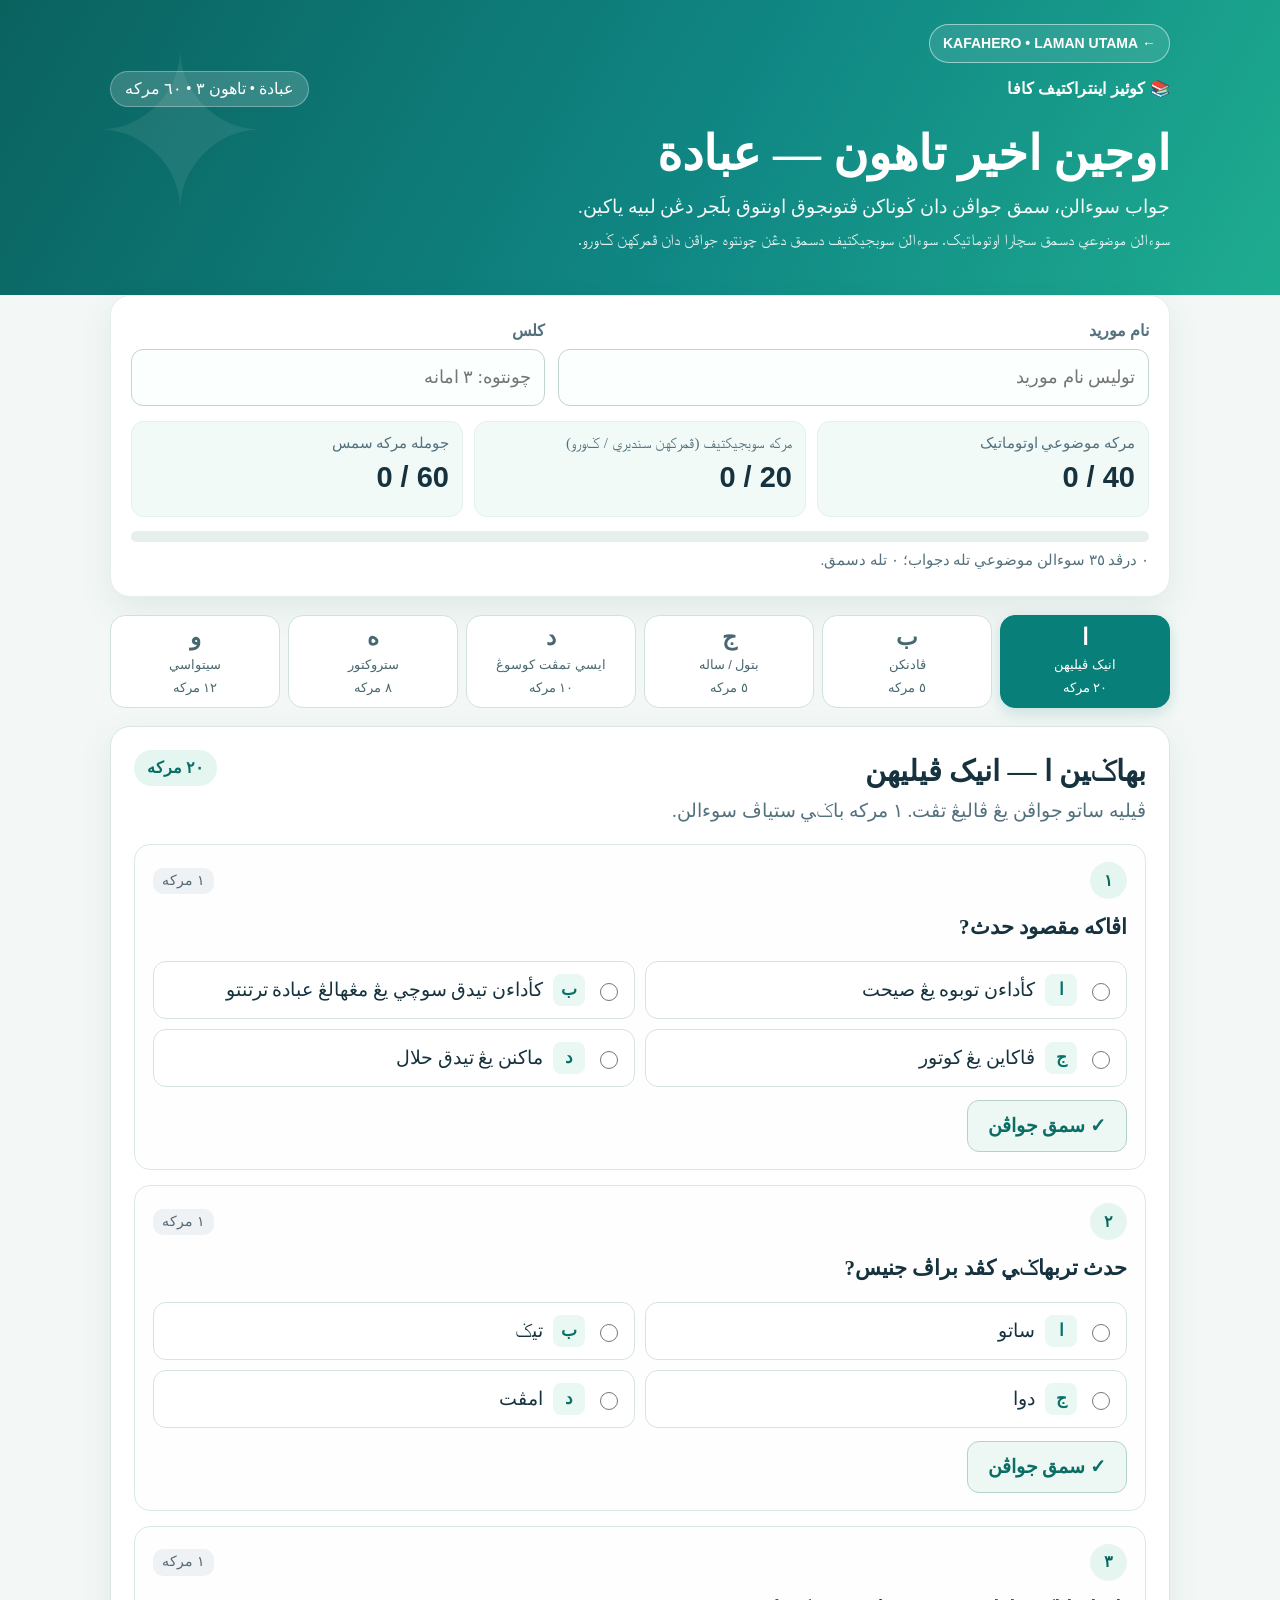
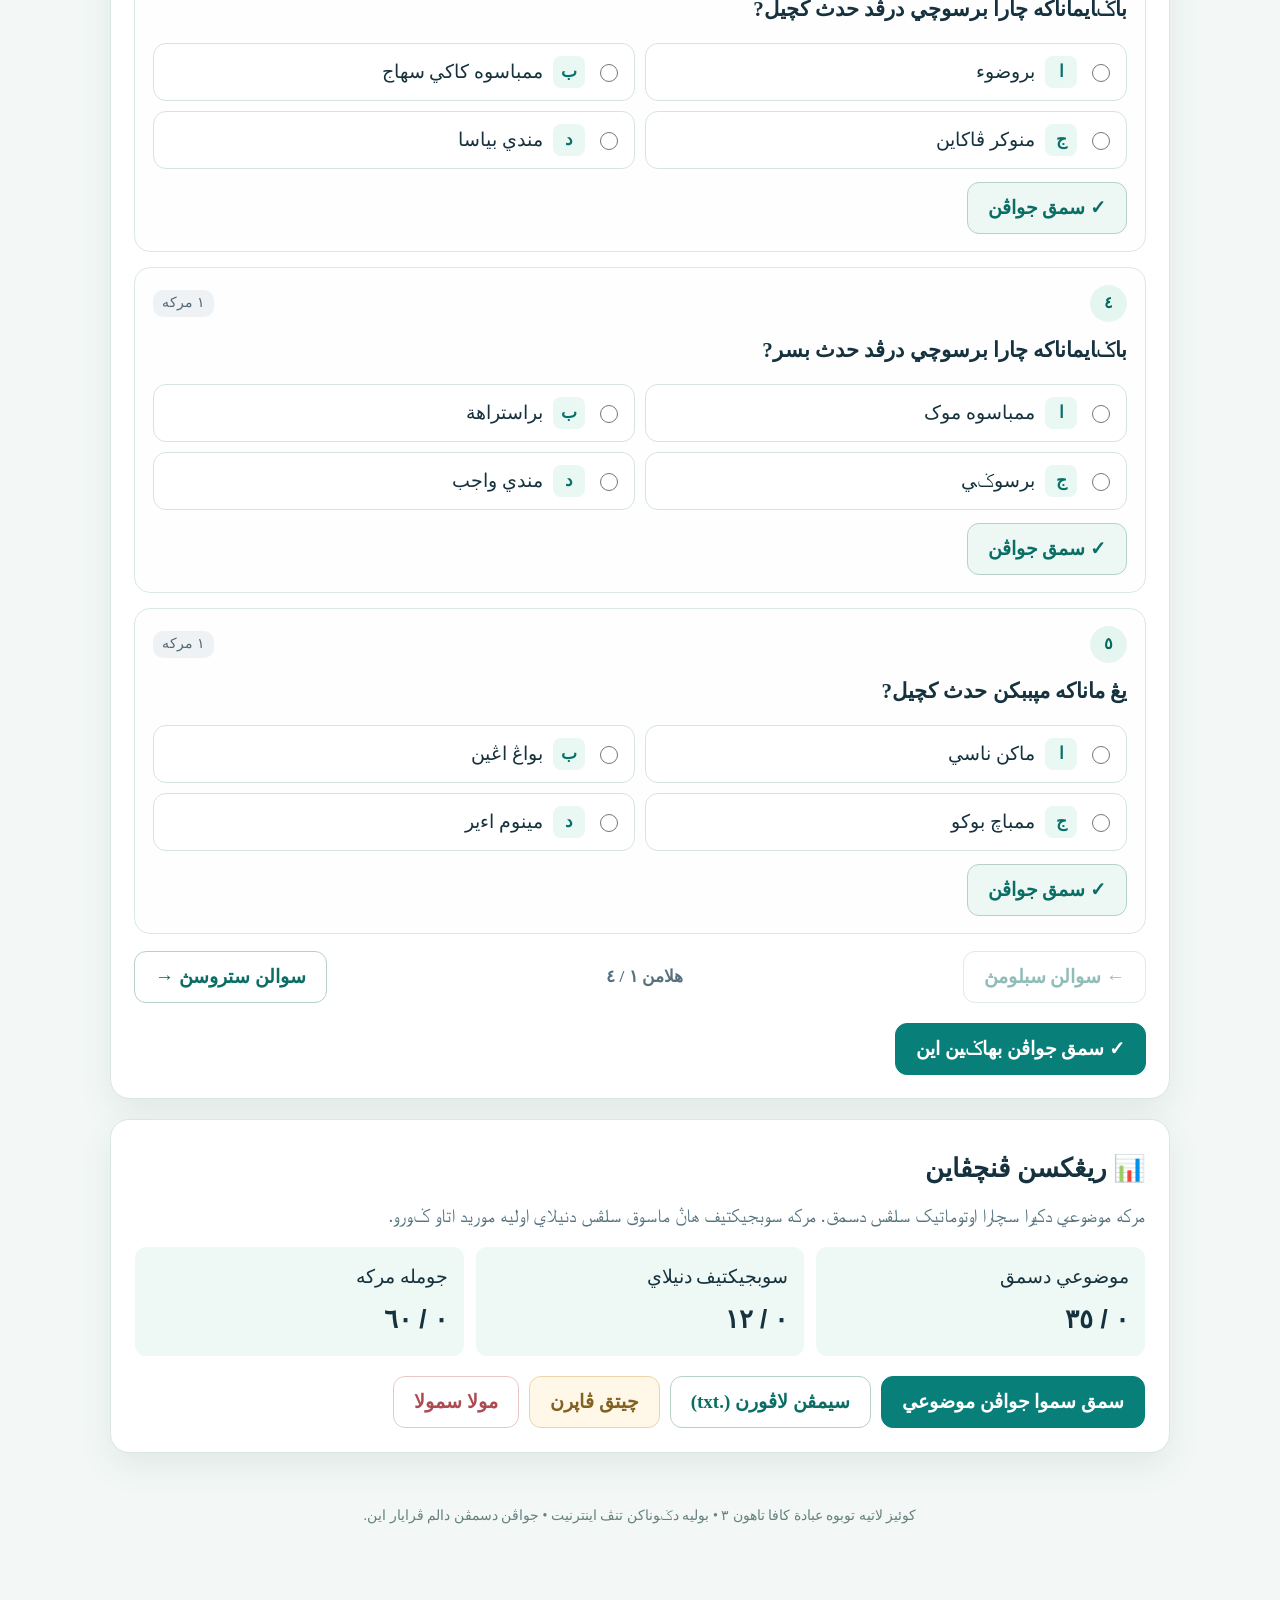
<file: ibadah/index.html>
<!DOCTYPE html>
<html lang="ms-Arab" dir="rtl">
<head>
<meta charset="utf-8">
<meta name="viewport" content="width=device-width, initial-scale=1">
<meta name="theme-color" content="#0e716b">
<meta name="description" content="کوئيز اينتراکتيف کافا تاهون ٣: عبادة، ٦٠ مرکه، سمق جواڤن دان ڤتونجوق.">
<title>کوئيز اينتراکتيف کافا تاهون ٣ — عبادة</title>
<style>
:root{--ink:#15323e;--muted:#54717e;--teal:#087f79;--teal2:#e5f6f1;--accent:#f7c66a;--surface:#fff;--bg:#f3f8f6;--line:#dae7e3;--wrong:#ad3b45;--good:#23724a;--shadow:0 12px 34px rgba(30,82,77,.09)}
*{box-sizing:border-box}html{scroll-behavior:smooth}body{margin:0;background:var(--bg);color:var(--ink);font-family:"Noto Naskh Arabic","Noto Sans Arabic","Traditional Arabic","Arabic Typesetting",serif;font-size:19px;line-height:1.9}button,input,select,textarea{font:inherit}button{cursor:pointer}button:focus-visible,input:focus-visible,select:focus-visible,textarea:focus-visible{outline:3px solid #f0ba54;outline-offset:2px}
.hdr{background:linear-gradient(120deg,#0a625f 0%,#108784 56%,#1eac90 100%);color:#fff;padding:24px 22px 40px;position:relative;overflow:hidden}.hdr:before{content:"✦";position:absolute;left:7%;top:-68px;font-size:215px;color:rgba(255,255,255,.08);pointer-events:none}.wrap{width:min(1060px,calc(100% - 30px));margin:auto}.topline{display:flex;align-items:center;justify-content:space-between;gap:12px;flex-wrap:wrap}.tinybrand{font-size:16px;font-weight:800;letter-spacing:.2px}.chip{background:rgba(255,255,255,.17);border:1px solid rgba(255,255,255,.3);padding:2px 14px;border-radius:50px;font-size:16px}.hero h1{margin:12px 0 0;font-size:clamp(29px,5.8vw,48px);line-height:1.45}.hero p{margin:0;max-width:720px;opacity:.95}.hero .small{font-size:16px;opacity:.87}
main{margin-top:-21px;position:relative;padding-bottom:65px}.overview{background:white;border-radius:20px;padding:20px;box-shadow:var(--shadow);border:1px solid #e4f0ec}.meta{display:grid;grid-template-columns:minmax(180px,1fr) minmax(140px,.7fr);gap:13px}.formfield label{display:block;font-size:16px;color:var(--muted);font-weight:700;margin-bottom:3px}.formfield input{width:100%;padding:10px 13px;border:1px solid #bfd5cf;border-radius:12px;background:#fbfffd;color:var(--ink);font-size:18px}.stats{display:grid;grid-template-columns:repeat(3,1fr);gap:11px;margin-top:15px}.stat{padding:10px 13px;border-radius:13px;background:#f1faf7;border:1px solid #e4f0ec;min-height:96px}.stat label{display:block;font-size:15px;color:var(--muted);line-height:1.5}.stat strong{display:block;font-family:"Noto Sans Arabic",sans-serif;font-weight:800;font-size:29px;direction:ltr;text-align:right;line-height:1.6}.meter{height:11px;background:#e7efed;border-radius:12px;margin:14px 0 4px;overflow:hidden}.meter .fill{height:100%;width:0;background:linear-gradient(90deg,#65c9ad,#0c8780);border-radius:12px;transition:width .25s}.micro{color:var(--muted);font-size:15px;margin:2px 0}.tabs{display:grid;grid-template-columns:repeat(6,minmax(0,1fr));gap:8px;margin:18px 0}.tab{background:#fff;border:1px solid #cfe2dc;border-radius:15px;padding:7px 3px;text-align:center;color:#476870;min-height:76px}.tab strong{display:block;font-size:23px;line-height:1.3}.tab small{display:block;font-size:13px;font-family:"Noto Sans Arabic",sans-serif;line-height:1.8}.tab.active{background:var(--teal);color:white;border-color:var(--teal);box-shadow:0 5px 15px rgba(10,120,111,.19)}.tab:not(.active):hover{background:#e8f4f0}
.panel{background:#fff;border:1px solid var(--line);padding:23px;border-radius:20px;box-shadow:var(--shadow)}.panelhead{display:flex;gap:12px;justify-content:space-between;align-items:start;flex-wrap:wrap;margin-bottom:13px}.panelhead h2{font-size:29px;margin:0;line-height:1.5}.desc{color:var(--muted);margin:0}.scorebadge{padding:3px 13px;background:#e5f6f1;border-radius:25px;color:#086d66;font-size:16px;font-weight:800}.qcard{border:1px solid #dbe9e3;border-radius:16px;background:#fdfefd;margin:15px 0;padding:17px 18px}.qcard.checkedgood{border-color:#9ed7ba;background:#f7fdf8}.qcard.checkedbad{border-color:#e7b2b4;background:#fff9f9}.qtop{display:flex;justify-content:space-between;align-items:center;gap:15px}.qnum{display:inline-flex;align-items:center;justify-content:center;min-width:37px;height:37px;background:#e5f6f1;color:#06685d;font-family:"Noto Sans Arabic",sans-serif;font-size:16px;font-weight:800;border-radius:50%}.points{background:#eff2f4;color:#536875;border-radius:10px;font-size:14px;padding:0px 9px}.question{font-size:21px;font-weight:800;margin:10px 0 14px;line-height:1.8}.choices{display:grid;grid-template-columns:1fr 1fr;gap:10px}.option{display:flex;align-items:center;gap:10px;padding:8px 13px;border:1px solid #d6e4df;border-radius:13px;cursor:pointer;background:#fff;min-height:58px}.option:hover{background:#edf8f4}.option:has(input:checked){border-color:var(--teal);background:#ecf8f5;box-shadow:inset 0 0 0 1px var(--teal)}.option input{accent-color:var(--teal);width:18px;height:18px;flex-shrink:0}.option .letter{font-size:17px;font-weight:900;color:#086f69;background:#e9f8f3;min-width:32px;text-align:center;border-radius:8px}.rowactions{display:flex;justify-content:flex-start;align-items:center;gap:10px;flex-wrap:wrap;margin-top:13px}.btn{background:#fff;border:1px solid #b5d1c8;border-radius:12px;padding:7px 20px;font-weight:800;color:#0b6e65;min-height:47px;white-space:normal}.btn:hover{background:#ecf7f2}.btn.primary{background:var(--teal);border-color:var(--teal);color:white}.btn.primary:hover{background:#066964}.btn.light{background:#edf8f4}.btn.soft{border-color:#ead5a8;background:#fff8e9;color:#826222}.btn.danger{color:#ae4a52;border-color:#e9c6c8}.btn:disabled{cursor:not-allowed;opacity:.45}.feedback{margin-top:12px;padding:8px 12px;border-radius:10px;font-size:17px;font-weight:800;line-height:1.8}.feedback.good{background:#e6f6ed;color:var(--good)}.feedback.bad{background:#fff0f0;color:var(--wrong)}.answers{display:grid;grid-template-columns:repeat(2,minmax(0,1fr));gap:12px;margin:15px 0}.answer-box{display:flex;flex-direction:column;gap:5px}.answer-box label{font-size:16px;color:var(--muted)}select,textarea{width:100%;border:1px solid #c5dbd3;border-radius:12px;padding:10px 12px;color:var(--ink);background:#fff}select{min-height:51px}textarea{resize:vertical;min-height:90px;line-height:2}.legend{padding:13px 15px;border-radius:13px;background:#f5f9f7;display:grid;grid-template-columns:1fr 1fr;gap:7px;margin:13px 0}.legend div{font-size:17px}.legend b{color:var(--teal)}.narrow{max-width:450px}.wordbank{background:#fff9ee;padding:14px;border:1px dashed #e3c986;border-radius:12px;margin:15px 0}.wordbank b{display:inline-block;padding:0 9px;color:#765814}.note{font-size:16px;color:#647984;padding:12px 14px;border-right:4px solid #d6b65c;background:#fffaf0;border-radius:9px;margin:16px 0}.hint,.sample{font-size:18px;margin-top:10px;padding:12px 15px;border-radius:12px}.hint{background:#fffae9;border:1px solid #ead59d;color:#76571c}.sample{background:#eaf7f2;border:1px solid #c0dfd3;color:#236c56}.manual{margin-top:15px;display:flex;align-items:center;gap:12px;flex-wrap:wrap;padding-top:11px;border-top:1px dashed #d4e2de}.manual label{color:#60747a;font-size:16px}.manual select{max-width:120px;padding:3px 8px}.situation{background:linear-gradient(115deg,#f1faf7,#fffcf5);padding:17px;border-right:5px solid #0b8076;border-radius:13px;margin:15px 0}.situation b{display:block;color:#147e76}.pager{display:flex;align-items:center;justify-content:space-between;gap:9px;flex-wrap:wrap;margin-top:17px}.pager .status{font-size:17px;color:var(--muted);font-weight:800}.footactions{display:flex;justify-content:flex-start;gap:10px;flex-wrap:wrap;margin:20px 0 0}.toast{position:fixed;bottom:23px;left:50%;transform:translateX(-50%);background:#163a3d;color:#fff;padding:9px 19px;border-radius:14px;box-shadow:0 9px 32px #1237;z-index:99;font-size:18px;max-width:90vw;text-align:center}.hidden{display:none!important}.muted{color:var(--muted)}.results{background:#fff;border:1px solid var(--line);padding:24px;border-radius:19px;margin:20px 0;box-shadow:var(--shadow)}.results h2{font-size:26px;margin:0}.results p{margin:5px 0}.resultsgrid{display:flex;gap:12px;flex-wrap:wrap;margin:12px 0}.resultbox{flex:1 1 155px;background:#eef8f4;border-radius:11px;padding:12px 16px}.resultbox strong{font-family:"Noto Sans Arabic",sans-serif;font-size:26px;display:block}.loading{color:#6b8191}.footer{text-align:center;color:#67817e;font-size:14px;padding:30px 0}.visuallyhidden{position:absolute;width:1px;height:1px;overflow:hidden;clip:rect(0,0,0,0)}
@media(max-width:660px){body{font-size:18px}.hdr{padding:20px 13px 39px}.panel{padding:16px}.overview{padding:15px}.tabs{grid-template-columns:repeat(3,1fr)}.tab{min-height:61px}.choices{grid-template-columns:1fr}.legend{grid-template-columns:1fr}.stats{gap:6px}.stat{min-height:88px;padding:8px}.stat strong{font-size:21px}.stat label{font-size:12px}.meta{grid-template-columns:1fr 1fr}.question{font-size:19px}.qcard{padding:14px}}
@media(max-width:390px){.meta{grid-template-columns:1fr}.stat strong{font-size:19px}.tabs{gap:6px}}
@media print{body{background:white}.hdr{padding:10px;background:#fff;color:#111}.hdr:before{display:none}main{margin-top:0}.tabs,.btn,.pager,.rowactions,.manual,.toast,.footer{display:none!important}.overview,.panel,.qcard,.results{box-shadow:none;break-inside:avoid}.panel{border:0;padding:0}.qcard{margin:7px 0}.panel h2{color:black}}
</style>
</head>
<body>
<header class="hdr"><div class="wrap hero"><div style="margin-bottom:8px"><a href="../index.html" style="color:#fff;border:1px solid #ffffff80;border-radius:22px;padding:5px 13px;text-decoration:none;font-family:Arial,sans-serif;font-size:14px;font-weight:bold;display:inline-block;background:#ffffff1a">← KAFAHERO • LAMAN UTAMA</a></div><div class="topline"><div class="tinybrand">📚 کوئيز اينتراکتيف کافا</div><div class="chip">عبادة • تاهون ٣ • ٦٠ مرکه</div></div><h1>اوجين اخير تاهون — عبادة</h1><p>جواب سوءالن، سمق جواڤن دان ڬوناکن ڤتونجوق اونتوق بلَجر دڠن لبيه ياکين.</p><p class="small">سوءالن موضوعي دسمق سچارا اوتوماتيک. سوءالن سوبجيکتيف دسمق دڠن چونتوه جواڤن دان ڤمرکهن ݢورو.</p></div></header>
<main class="wrap"><section class="overview"><div class="meta"><div class="formfield"><label for="student">نام موريد</label><input id="student" type="text" placeholder="توليس نام موريد" autocomplete="name"></div><div class="formfield"><label for="kelas">کلس</label><input id="kelas" type="text" placeholder="چونتوه: ٣ امانه"></div></div><div class="stats"><div class="stat"><label>مرکه موضوعي اوتوماتيک</label><strong id="autoScore">0 / 40</strong></div><div class="stat"><label>مرکه سوبجيکتيف (ڤمرکهن سنديري / ݢورو)</label><strong id="manualScore">0 / 20</strong></div><div class="stat"><label>جومله مرکه سمس</label><strong id="overallScore">0 / 60</strong></div></div><div class="meter"><div class="fill" id="progressFill"></div></div><p class="micro" id="progressText">٠ درڤد ٣٥ سوءالن موضوعي تله دجواب.</p></section>
<nav class="tabs" id="tabs" aria-label="بهاݢين کوئيز"></nav>
<section class="panel" id="panel" aria-live="polite"></section>
<section class="results" id="results"><h2>📊 ريڠکسن ڤنچڤاين</h2><p class="muted">مرکه موضوعي دکيرا سچارا اوتوماتيک سلڤس دسمق. مرکه سوبجيکتيف هاڽ ماسوق سلڤس دنيلاي اوليه موريد اتاو ݢورو.</p><div class="resultsgrid" id="resultsGrid"></div><div class="footactions"><button type="button" class="btn primary" data-act="summary">سمق سموا جواڤن موضوعي</button><button type="button" class="btn" data-act="download">سيمڤن لاڤورن (.txt)</button><button type="button" class="btn soft" data-act="print">چيتق ڤاپرن</button><button type="button" class="btn danger" data-act="reset">مولا سمولا</button></div></section>
<div class="footer">كوئيز لاتيه توبوه عبادة کافا تاهون ٣ • بوليه دݢوناکن تنڤ اينترنيت • جواڤن دسمڤن دالم ڤرايار اين.</div></main>
<div id="toast" class="toast hidden" role="status"></div>
<script id="quiz-data" type="application/json">{"a":[{"id":1,"q":"اڤاکه مقصود حدث?","options":{"ا":"کأداءن توبوه يڠ صيحت","ج":"ڤاکاين يڠ کوتور","ب":"کأداءن تيدق سوچي يڠ مڠهالڠ عبادة ترتنتو","د":"ماکنن يڠ تيدق حلال"},"correct":"ب"},{"id":2,"q":"حدث تربهاݢي کڤد براڤ جنيس?","options":{"ا":"ساتو","ج":"دوا","ب":"تيݢ","د":"امڤت"},"correct":"ج"},{"id":3,"q":"باݢايماناکه چارا برسوچي درڤد حدث کچيل?","options":{"ا":"بروضوء","ج":"منوکر ڤاکاين","ب":"ممباسوه کاکي سهاج","د":"مندي بياسا"},"correct":"ا"},{"id":4,"q":"باݢايماناکه چارا برسوچي درڤد حدث بسر?","options":{"ا":"ممباسوه موک","ج":"برسوݢي","ب":"براستراهة","د":"مندي واجب"},"correct":"د"},{"id":5,"q":"يڠ ماناکه مڽببکن حدث کچيل?","options":{"ا":"ماکن ناسي","ج":"ممباچ بوکو","ب":"بواڠ اڠين","د":"مينوم اءير"},"correct":"ب"},{"id":6,"q":"يڠ ماناکه مروڤاکن سبب حدث بسر?","options":{"ا":"برسين","ج":"کلوار اءير مني","ب":"برجالن کاکي","د":"مماکاي ڤاکاين بهارو"},"correct":"ج"},{"id":7,"q":"انتارا برايکوت, عبادة ماناکه تيدق بوليه دلاکوکن کتيک برحدث کچيل?","options":{"ا":"صلاة","ج":"برذيکير","ب":"برصدقه","د":"مندڠر چرامه"},"correct":"ا"},{"id":8,"q":"اڤاکه يڠ ڤرلو اد سماس ممولاکن مندي واجب?","options":{"ا":"نية مڠڠکت حدث بسر","ج":"ڤاکاين بهارو","ب":"ڤواڠي بادن","د":"توالا برورنا ڤوتيه"},"correct":"ا"},{"id":9,"q":"اڤاکه يڠ مستي دلاکوکن ڤد بادن کتيک مندي واجب?","options":{"ا":"ممباسوه موک سهاج","ج":"مڠلڤ رامبوت","ب":"ممباسوه تاڠن سهاج","د":"مراتاکن اءير ک سلوروه بادن"},"correct":"د"},{"id":10,"q":"اءير يڠ سسواي دݢوناکن اونتوق مندي واجب اياله ...","options":{"ا":"اءير سيرڤ","ج":"اءير مطلق","ب":"اءير ميڽق واڠي","د":"اءير برورنا"},"correct":"ج"},{"id":11,"q":"عورة للاکي اياله کاوسن ...","options":{"ا":"دري کڤالا هيڠݢ کاکي","ج":"موک سهاج","ب":"د انتارا ڤوست دڠن لوتوت","د":"دوا تاڤق تاڠن سهاج"},"correct":"ب"},{"id":12,"q":"اڤاکه حکوم منوتوڤ عورة?","options":{"ا":"واجب","ج":"مکروه","ب":"هاروس سهاج","د":"سونت سهاج"},"correct":"ا"},{"id":13,"q":"سلڤس داره حيض برهنتي دان تله سوچي, سأورڠ ڤرمڤوان ڤرلو ... سبلوم صلاة.","options":{"ا":"مماکاي ڤاکاين بهارو","ج":"برلاري","ب":"مندي واجب","د":"ممباسوه کاکي سهاج"},"correct":"ب"},{"id":14,"q":"علي سوده بروضوء, کمودين دي بواڠ اڠين. اڤاکه يڠ ڤرلو دلاکوکن?","options":{"ا":"تروس صلاة","ج":"بروضوء سمولا","ب":"ممباچ دعاء سهاج","د":"منوکر کاسوت"},"correct":"ج"},{"id":15,"q":"رينا مماکاي تودوڠ تتاڤي ممبيارکن لڠنڽ تردده د هادڤن بوکن محرم. عورةڽ ...","options":{"ا":"سوده سمڤورنا","ج":"تيدق واجب دجاݢ","ب":"هاڽ ڤرلو دتوتوڤ کتيک صلاة","د":"بلوم دتوتوڤ دڠن سمڤورنا"},"correct":"د"},{"id":16,"q":"بروضوء سبلوم مندي واجب اياله عملن ...","options":{"ا":"سونت","ج":"ممبطلکن مندي","ب":"حرام","د":"تيدق دبنرکن"},"correct":"ا"},{"id":17,"q":"کتيک مندي واجب, اءير تيدق سمڤاي ک ڤڠکل رامبوت. اڤاکه تيندقن يڠ تڤت?","options":{"ا":"مڠريڠکن رامبوت","ج":"مماکاي ميڽق رامبوت","ب":"ممستيکن اءير سمڤاي ک ڤڠکل رامبوت","د":"مڠابايکنڽ"},"correct":"ب"},{"id":18,"q":"اڤابيلا سسأورڠ تله بالغ, دي هندقله ...","options":{"ا":"منيڠݢلکن صلاة","ج":"ملقساناکن کواجيڤن اݢام","ب":"تيدق منجاݢ عورة","د":"مڠابايکن نصيحت ايبو باڤ"},"correct":"ج"},{"id":19,"q":"احمد تيدور ڽڽق هيڠݢ وضوءڽ تربطل. سبلوم صلاة, دي ڤرلو ...","options":{"ا":"تروس صلاة","ج":"ممباچ بوکو","ب":"ماکن دهولو","د":"مڠمبيل وضوء سمولا"},"correct":"د"},{"id":20,"q":"زينب ماسيه برحدث بسر دان ماهو منونايکن صلاة. دي ڤرلو ...","options":{"ا":"مندي واجب","ج":"منوکر ڤاکاين سهاج","ب":"ممباسوه تاڠن سهاج","د":"بريحت سکتيک"},"correct":"ا"}],"b":[{"id":1,"term":"حدث کچيل","correct":"ج"},{"id":2,"term":"حدث بسر","correct":"ب"},{"id":3,"term":"بالغ","correct":"ه"},{"id":4,"term":"عورة","correct":"ا"},{"id":5,"term":"نية","correct":"د"}],"c":[{"id":1,"q":"سسأورڠ بوليه تروس صلاة والاوڤون وضوءڽ تله تربطل.","correct":"ساله"},{"id":2,"q":"بروضوء سبلوم مندي واجب مروڤاکن عملن سونت.","correct":"بتول"},{"id":3,"q":"منوتوڤ عورة هاڽ واجب کتيک براد د مسجد.","correct":"ساله"},{"id":4,"q":"سسأورڠ يڠ بالغ ڤرلو مماتوهي ڤرينته الله.","correct":"بتول"},{"id":5,"q":"نجيس يڠ ترداڤت ڤد بادن ڤرلو دبرسيهکن کتيک مندي واجب.","correct":"بتول"}],"d":[{"id":1,"q":"حدث کچيل بوليه دسوچيکن دڠن چارا _____________.","correct":"بروضوء"},{"id":2,"q":"ڤربواتن _____________ بوليه ممبطلکن وضوء.","correct":"بواڠ اڠين"},{"id":3,"q":"ساله ساتو روکون مندي واجب اياله _____________ مڠڠکت حدث بسر.","correct":"برنية"},{"id":4,"q":"عورة ڤرمڤوان د هادڤن بوکن محرم اياله سلوروه بادن کچوالي موک دان _____________.","correct":"تاڤق تاڠن"},{"id":5,"q":"کلوار داره _____________ مروڤاکن ساله ساتو تندا بالغ باݢي ڤرمڤوان.","correct":"حيض"}],"bank":["برنية","بواڠ اڠين","مندي واجب","حيض","تاڤق تاڠن","بروضوء"],"defs":{"ا":"اڠݢوتا بادن يڠ واجب دتوتوڤ","ب":"دسوچيکن دڠن مندي واجب","ج":"دسوچيکن دڠن بروضوء","د":"کعزمن د دالم هاتي اونتوق ملاکوکن عبادة","ه":"منچاڤاي تاهڤ ديواس منوروت شرع"},"e":[{"id":1,"q":"ڽاتکن دوا چونتوه ڤرکارا يڠ مڽببکن حدث کچيل.","hint":"فيکيرکن ڤرکارا يڠ ممبطلکن وضوء. توليس دوا چونتوه.","sample":"بواڠ اڠين؛ بواڠ اءير کچيل. جواڤن لاءين: بواڠ اءير بسر، تيدور يڠ ممبطلکن وضوء، ڤيڠسن.","max":2},{"id":2,"q":"ڽاتکن دوا ڤرکارا يڠ مستي دڤستيکن سماس مندي واجب.","hint":"ايڠت کڤد نية دان باݢين بادن يڠ ڤرلو کنا اءير.","sample":"برنية مڠڠکت حدث بسر؛ مراتاکن اءير ک سلوروه بادن ترماسوق کوليت دان رامبوت. برسهيکن نجيس جک اد.","max":2},{"id":3,"q":"ڽاتکن دوا حکمه منوتوڤ عورة.","hint":"فيکيرکن ڤرينته الله دان چارا منجاݢ مرواه ديري.","sample":"منطاعتي ڤرينته الله؛ منجاݢ مرواه دان کحرمتن ديري. ممليهارا کسوڤنن جوݢ دتريما.","max":2},{"id":4,"q":"ڽاتکن ساتو تندا بالغ باݢي للاکي دان ساتو تندا بالغ باݢي ڤرمڤوان.","hint":"فيکيرکن تنتڠ ميمڤي باسه دان حيض.","sample":"للاکي: کلوار اءير مني اتاو ميمڤي باسه. ڤرمڤوان: داتڠ حيض.","max":2}],"f":[{"id":"1a","group":1,"label":"ا","q":"اڤاکه جنيس حدث يڠ دعالمي اوليه حاکيم?","hint":"بواڠ اڠين ممبطلکن وضوء. جنيس حدث اڤاکه اين؟","sample":"حدث کچيل.","max":1},{"id":"1b","group":1,"label":"ب","q":"بوليهکه حاکيم تروس منونايکن صلاة?","hint":"فيکيرکن سام اد صلاة صح تنڤ وضوء.","sample":"تيدق بوليه.","max":1},{"id":"1c","group":1,"label":"ج","q":"برايکن دوا سبب يڠ مڽوکوڠ جواڤن کامو.","hint":"هوبوڠکن بواڠ اڠين، وضوء تربطل دان شرط صلاة.","sample":"وضوء حاکيم تله تربطل کران بواڠ اڠين؛ صلاة منشرطکن سوچي درڤد حدث.","max":2},{"id":"1d","group":1,"label":"د","q":"چادڠکن دوا تيندقن يڠ ڤاتوت دلاکوکن اوليه حاکيم سبلوم صلاة.","hint":"ايڠتکن تيندقن سبلوم صلاة دان ڤستيکن ستياڤ روکون دسمڤورناکن.","sample":"بروضوء سمولا؛ ممستيکن روکون دان اڠݢوتا وضوء دسمڤورناکن.","max":2},{"id":"2a","group":2,"label":"ا","q":"اداکه ڤاکاين عائشة منوتوڤ عورة دڠن سمڤورنا?","hint":"ڤرهاتيکن رامبوت دان لڠن عائشة.","sample":"تيدق.","max":1},{"id":"2b","group":2,"label":"ب","q":"ڽاتکن باتس عورة ڤرمڤوان د هادڤن بوکن محرم.","hint":"فيکيرکن دواء باݢين بادن يڠ دکچواليکن.","sample":"سلوروه بادن کچوالي موک دان کدوا-دوا تاڤق تاڠن.","max":2},{"id":"2c","group":2,"label":"ج","q":"برايکن دوا سبب عائشة ڤرلو منجاݢ عورة.","hint":"هوبوڠکن عورة دڠن ڤرينته الله دان مرواه ديري.","sample":"منطاعتي ڤرينته الله؛ منجاݢ مرواه دان کحرمتن ديري.","max":2},{"id":"2d","group":2,"label":"د","q":"اڤاکه سيکڤ يڠ باءيق اڤابيلا منريما نصيحت کاکقڽ?","hint":"فيکيرکن چارا منريما نصيحت دڠن باءيق.","sample":"منريما نصيحت دڠن باءيق، برتريما کاسيه دان ممبتولکن چارا برڤاکاين.","max":1}],"scenarios":{"1":"حاکيم سوده بروضوء اونتوق منونايکن صلاة عصر. سبلوم صلاة، دي بواڠ اڠين. دي برفيکير سام اد وضوءڽ ماسيه صح.","2":"عائشة تله بالغ. دي ماهو کلوار رومه دڠن مماکاي باجو برلڠن ڤينديق دان تيدق منوتوڤ رامبوت د هادڤن للاکي بوکن محرم. کاکقڽ منصيحتي عائشة سوڤايا منجاݢ عورة."}}</script>
<script src="../assets/js/kafahero.js"></script>
<script>
(()=>{'use strict';
const data=JSON.parse(document.getElementById('quiz-data').textContent);
const ui={tab:'a',pageA:0,hints:{},samples:{}};
const PROFILE=window.KAFAHERO.getProfile();
const VERSION='kafahero:ibadah:answers:v1:'+PROFILE.id;
function defaultState(){return {name:'',kelas:'',answers:{a:{},b:{},c:{},d:{},e:{},f:{}},checked:{a:{},b:{},c:{},d:{}},grades:{}}}
let state=defaultState();try{const raw=localStorage.getItem(VERSION)||(PROFILE.id==='guest'?localStorage.getItem('kafa-jawi-dbpmal-v3'):null);if(raw){const s=JSON.parse(raw);if(s&&s.answers&&s.checked&&s.grades){state={...defaultState(),...s}}}}catch(e){};
if(!state.name && PROFILE.id!=='guest'){state.name=PROFILE.name;state.kelas=PROFILE.kelas}
const $=(s)=>document.querySelector(s);
function esc(s){return String(s??'').replace(/[&<>"']/g,ch=>({'&':'&amp;','<':'&lt;','>':'&gt;','"':'&quot;',"'":'&#39;'}[ch]))}
function save(){try{localStorage.setItem(VERSION,JSON.stringify(state))}catch(e){};publishScore()}
function publishScore(){window.KAFAHERO.report('ibadah',{score:autoScore()+manualScore(),objective:autoScore(),manual:manualScore(),checked:checkedCount()+manualGraded(),totalQuestions:47})}
const nAr=(n)=>String(n).replace(/[0-9]/g,x=>'٠١٢٣٤٥٦٧٨٩'[+x]);
function toast(message){const x=$('#toast');x.textContent=message;x.classList.remove('hidden');clearTimeout(toast.t);toast.t=setTimeout(()=>x.classList.add('hidden'),2600)}
const names={a:['ا','انيک ڤيليهن','٢٠'],b:['ب','ڤادنکن','٥'],c:['ج','بتول / ساله','٥'],d:['د','ايسي تمڤت کوسوڠ','١٠'],e:['ه','ستروکتور','٨'],f:['و','سيتواسي','١٢']};
const sets={a:data.a,b:data.b,c:data.c,d:data.d};
function isChecked(section,id){return Object.prototype.hasOwnProperty.call(state.checked[section],id)}
function isRight(section,q){return state.answers[section][q.id]===q.correct}
function autoScore(){return Object.entries(sets).reduce((sum,[sec,list])=>sum+list.reduce((z,q)=>z+(isChecked(sec,q.id)&&isRight(sec,q)?(sec==='d'?2:1):0),0),0)}
function manualScore(){return Object.values(state.grades).reduce((a,b)=>a+(Number(b)||0),0)}
function manualGraded(){return Object.keys(state.grades).length}
function answeredCount(){return Object.entries(sets).reduce((sum,[sec,list])=>sum+list.filter(q=>state.answers[sec][q.id]!==undefined&&state.answers[sec][q.id]!=='').length,0)}
function checkedCount(){return Object.entries(sets).reduce((sum,[sec,list])=>sum+list.filter(q=>isChecked(sec,q.id)).length,0)}
function refreshStats(){ $('#autoScore').textContent=autoScore()+' / 40';$('#manualScore').textContent=manualScore()+' / 20';$('#overallScore').textContent=(autoScore()+manualScore())+' / 60';const answered=answeredCount();$('#progressFill').style.width=answered/35*100+'%';$('#progressText').textContent=nAr(answered)+' درڤد ٣٥ سوءالن موضوعي تله دجواب؛ '+nAr(checkedCount())+' تله دسمق.';$('#resultsGrid').innerHTML=`<div class="resultbox"><span>موضوعي دسمق</span><strong>${nAr(checkedCount())} / ٣٥</strong></div><div class="resultbox"><span>سوبجيکتيف دنيلاي</span><strong>${nAr(manualGraded())} / ١٢</strong></div><div class="resultbox"><span>جومله مرکه</span><strong>${nAr(autoScore()+manualScore())} / ٦٠</strong></div>`}
function renderTabs(){$('#tabs').innerHTML=Object.entries(names).map(([key,[letter,label,points]])=>`<button type="button" data-act="tab" data-to="${key}" class="tab ${ui.tab===key?'active':''}" ${ui.tab===key?'aria-current="page"':''}><strong>${letter}</strong><small>${label}<br>${points} مرکه</small></button>`).join('')}
function checkFeedback(sec,q){if(!isChecked(sec,q.id))return '';const good=isRight(sec,q);let ans=sec==='a'?(q.correct+' — '+q.options[q.correct]):q.correct;return `<div class="feedback ${good?'good':'bad'}">${good?'✓ تاهنيه! جواڤن بتول.':'✕ بلوم تڤت. جواڤن بتول: '+esc(ans)}</div>`}
function qclass(sec,q){return isChecked(sec,q.id)?(isRight(sec,q)?'checkedgood':'checkedbad'):''}
function radioOptions(q){return `<div class="choices" role="group" aria-label="جواڤن سوءالن ${q.id}">`+['ا','ب','ج','د'].map(l=>`<label class="option"><input type="radio" name="a-${q.id}" data-section="a" data-id="${q.id}" value="${l}" ${state.answers.a[q.id]===l?'checked':''}><span class="letter">${l}</span><span>${esc(q.options[l])}</span></label>`).join('')+`</div>`}
function checkOneButton(sec,q){return `<button type="button" class="btn light" data-act="checkone" data-sec="${sec}" data-id="${q.id}">✓ سمق جواڤن</button>`}
function checkSectionButton(sec){return `<button class="btn primary" type="button" data-act="checksection" data-sec="${sec}">✓ سمق جواڤن بهاݢين اين</button>`}
function sectionHeader(sec,desc){let [letter,label,points]=names[sec];return `<div class="panelhead"><div><h2>بهاݢين ${letter} — ${label}</h2><p class="desc">${desc}</p></div><div class="scorebadge">${points} مرکه</div></div>`}
function renderA(){const start=ui.pageA*5, subset=data.a.slice(start,start+5);let out=sectionHeader('a','ڤيليه ساتو جواڤن يڠ ڤاليڠ تڤت. ١ مرکه باݢي ستياڤ سوءالن.');out+=subset.map(q=>`<article class="qcard ${qclass('a',q)}"><div class="qtop"><span class="qnum">${nAr(q.id)}</span><span class="points">١ مرکه</span></div><p class="question">${esc(q.q)}</p>${radioOptions(q)}<div class="rowactions">${checkOneButton('a',q)}</div>${checkFeedback('a',q)}</article>`).join('');out+=`<div class="pager"><button class="btn" type="button" data-act="aprev" ${ui.pageA===0?'disabled':''}>← سوالن سبلومڽ</button><span class="status">هلامن ${nAr(ui.pageA+1)} / ٤</span><button class="btn" type="button" data-act="anext" ${ui.pageA===3?'disabled':''}>سوالن ستروسڽ →</button></div><div class="footactions">${checkSectionButton('a')}</div>`;return out}
function renderB(){let out=sectionHeader('b','ڤادنکن ايستيله دڠن ڤنرڠن يڠ تڤت. ١ مرکه باݢي ستياڤ سوءالن.');out+='<div class="legend">'+Object.entries(data.defs).map(([l,v])=>`<div><b>${l}.</b> ${esc(v)}</div>`).join('')+'</div>';out+=data.b.map(q=>`<article class="qcard ${qclass('b',q)}"><div class="qtop"><span class="qnum">${nAr(q.id)}</span><span class="points">١ مرکه</span></div><p class="question">${esc(q.term)}</p><div class="narrow"><select aria-label="ڤيليه ڤادنن ${q.id}" data-section="b" data-id="${q.id}"><option value="">— ڤيليه حروف —</option>${Object.keys(data.defs).map(l=>`<option value="${l}" ${state.answers.b[q.id]===l?'selected':''}>${l} — ${esc(data.defs[l])}</option>`).join('')}</select></div><div class="rowactions">${checkOneButton('b',q)}</div>${checkFeedback('b',q)}</article>`).join('');return out+`<div class="footactions">${checkSectionButton('b')}</div>`}
function renderC(){let out=sectionHeader('c','ڤيليه بتول اتاو ساله باݢي ستياڤ ڤرڽاتاءن.');out+=data.c.map(q=>`<article class="qcard ${qclass('c',q)}"><div class="qtop"><span class="qnum">${nAr(q.id)}</span><span class="points">١ مرکه</span></div><p class="question">${esc(q.q)}</p><div class="choices">${['بتول','ساله'].map(v=>`<label class="option"><input type="radio" name="c-${q.id}" data-section="c" data-id="${q.id}" value="${v}" ${state.answers.c[q.id]===v?'checked':''}><span>${v}</span></label>`).join('')}</div><div class="rowactions">${checkOneButton('c',q)}</div>${checkFeedback('c',q)}</article>`).join('');return out+`<div class="footactions">${checkSectionButton('c')}</div>`}
function renderD(){let out=sectionHeader('d','ڤيليه ڤرکاتاءن يڠ تڤت اونتوق مڠيسي تمڤت کوسوڠ. دوا مرکه باݢي ستياڤ جواڤن.');out+='<div class="wordbank">ڤيليهن ڤرکاتاءن: '+data.bank.map(w=>`<b>${esc(w)}</b>`).join(' • ')+'</div>';out+=data.d.map(q=>`<article class="qcard ${qclass('d',q)}"><div class="qtop"><span class="qnum">${nAr(q.id)}</span><span class="points">٢ مرکه</span></div><p class="question">${esc(q.q)}</p><div class="narrow"><select data-section="d" data-id="${q.id}" aria-label="ايسي تمڤت کوسوڠ ${q.id}"><option value="">— ڤيليه جواڤن —</option>${data.bank.map(w=>`<option value="${esc(w)}" ${state.answers.d[q.id]===w?'selected':''}>${esc(w)}</option>`).join('')}</select></div><div class="rowactions">${checkOneButton('d',q)}</div>${checkFeedback('d',q)}</article>`).join('');return out+`<div class="footactions">${checkSectionButton('d')}</div>`}
function subjectiveCard(section,q){const key=section+q.id;const val=state.answers[section][q.id]||'';const showHint=ui.hints[key],showSample=ui.samples[key];const grade=state.grades[key];return `<article class="qcard"><div class="qtop"><span class="qnum">${section==='e'?nAr(q.id):nAr(q.group)+' ('+q.label+')'}</span><span class="points">${nAr(q.max)} مرکه</span></div><p class="question">${esc(q.q)}</p><textarea aria-label="جواڤن ${key}" data-subjective="${section}" data-id="${q.id}" placeholder="توليس جواڤن د سيني ..." spellcheck="false">${esc(val)}</textarea><div class="rowactions"><button type="button" class="btn soft" data-act="hint" data-key="${key}">💡 ${showHint?'توتوڤ ڤتونجوق':'ليھت ڤتونجوق'}</button><button type="button" class="btn" data-act="sample" data-key="${key}">📖 ${showSample?'سوروق چونتوه':'ليھت چونتوه جواڤن'}</button></div>${showHint?`<div class="hint">💡 <b>ڤتونجوق:</b> ${esc(q.hint)}</div>`:''}${showSample?`<div class="sample"><b>چونتوه جواڤن:</b> ${esc(q.sample)}</div>`:''}<div class="manual"><label for="grade-${key}">ڤمرکهن سنديري / ݢورو:</label><select id="grade-${key}" data-grade="${key}" aria-label="مرکه ${key}"><option value="">— بلوم دنيلاي —</option>${Array.from({length:q.max+1},(_,i)=>`<option value="${i}" ${String(grade)===String(i)?'selected':''}>${nAr(i)} / ${nAr(q.max)}</option>`).join('')}</select></div></article>`}
function renderE(){let out=sectionHeader('e','توليس جواڤن سنديري. تکَن ڤتونجوق جک ڤرلو، کمودين بنديڠکن دڠن چونتوه جواڤن.');out+='<p class="note">سوءالن اين ڤرلو دنيلاي اوليه ݢورو اتاو موريد سنديري. سيستم تيدق مڠسahkan جواڤن بباس سچارا اوتوماتيک.</p>';return out+data.e.map(q=>subjectiveCard('e',q)).join('')}
function renderF(){let out=sectionHeader('f','باچ سيتواسي. توليس جواڤن باݢي ستياڤ سوالن دان ڬوناکن ڤتونجوق جک ڤرلو.');out+='<p class="note">مرکه بهاݢين اين دنيلاي سچارا منوال برداسرکن جواڤن موريد.</p>';for(let i=1;i<=2;i++){out+=`<div class="situation"><b>سيتواسي ${nAr(i)} • ٦ مرکه</b>${esc(data.scenarios[i])}</div>`+data.f.filter(q=>q.group===i).map(q=>subjectiveCard('f',q)).join('')}return out}
function render(scroll=false){const y=window.scrollY;renderTabs();const fn={a:renderA,b:renderB,c:renderC,d:renderD,e:renderE,f:renderF}[ui.tab];$('#panel').innerHTML=fn();refreshStats();if(scroll)requestAnimationFrame(()=>window.scrollTo({top:y,behavior:'instant'}))}
function changeAnswer(el){const sec=el.dataset.section,id=el.dataset.id;state.answers[sec][id]=el.value;delete state.checked[sec][id];save();render(true)}
function syncSubjective(el){state.answers[el.dataset.subjective][el.dataset.id]=el.value;save()}
function checkOne(sec,id){const q=sets[sec].find(x=>String(x.id)===String(id));if(!q)return;if(!state.answers[sec][id]){toast('سيلا ڤيليه جواڤن دهولو.');return}state.checked[sec][id]=true;save();render(true)}
function checkSection(sec){let ct=0;for(const q of sets[sec])if(state.answers[sec][q.id]){state.checked[sec][q.id]=true;ct++}save();render(true);toast(nAr(ct)+' جواڤن تله دسمق.')} 
function checkAll(){let ct=0;for(const [sec,list] of Object.entries(sets)){for(const q of list)if(state.answers[sec][q.id]){state.checked[sec][q.id]=true;ct++}}save();render(true);toast(nAr(ct)+' جواڤن موضوعي تله دسمق.');$('#results').scrollIntoView({behavior:'smooth'})}
function exportTxt(){let output=['لاڤورن کوئيز کافا تاهون ٣ — عبادة','نام: '+(state.name||'-'),'کلس: '+(state.kelas||'-'),'تاريخ: '+new Date().toLocaleDateString('ms-MY'),'مرکه موضوعي: '+autoScore()+'/40','مرکه سوبجيکتيف: '+manualScore()+'/20 ('+manualGraded()+'/12 دنيلاي)','جومله: '+(autoScore()+manualScore())+'/60','','--- موضوعي ---'];for(const sec of ['a','b','c','d']){output.push('بهاݢين '+names[sec][0]);for(const q of sets[sec]){const ans=state.answers[sec][q.id]||'-';output.push(q.id+'. '+(q.q||q.term)+' | '+ans+' | '+(isChecked(sec,q.id)?(isRight(sec,q)?'بتول':'ساله'):'بلوم دسمق'))}}output.push('','--- سوبجيکتيف ---');for(const sec of ['e','f']){output.push('بهاݢين '+names[sec][0]);for(const q of data[sec]){const k=sec+q.id;output.push(q.id+'. '+q.q+'\nجواڤن: '+(state.answers[sec][q.id]||'-')+'\nمرکه: '+(state.grades[k]??'بلوم دنيلاي')+'/'+q.max)}}const blob=new Blob(['﻿'+output.join('\n')],{type:'text/plain;charset=utf-8'});const u=URL.createObjectURL(blob);const a=document.createElement('a');a.href=u;a.download='laporan_kuiz_KAFA_Tahun3_Jawi.txt';document.body.appendChild(a);a.click();a.remove();setTimeout(()=>URL.revokeObjectURL(u),500)}
function clickHandler(ev){const btn=ev.target.closest('[data-act]');if(!btn)return;let act=btn.dataset.act;if(act==='tab'){ui.tab=btn.dataset.to;render();$('#tabs').scrollIntoView({behavior:'smooth',block:'start'})}else if(act==='aprev'||act==='anext'){ui.pageA+=act==='aprev'?-1:1;ui.pageA=Math.max(0,Math.min(ui.pageA,3));render();$('#panel').scrollIntoView({behavior:'smooth'})}else if(act==='checkone'){checkOne(btn.dataset.sec,btn.dataset.id)}else if(act==='checksection'){checkSection(btn.dataset.sec)}else if(act==='hint'||act==='sample'){const col=act==='hint'?ui.hints:ui.samples;col[btn.dataset.key]=!col[btn.dataset.key];render(true)}else if(act==='summary'){checkAll()}else if(act==='download'){exportTxt()}else if(act==='print'){window.print()}else if(act==='reset'){if(window.confirm('اداکه اندا ڤستي ماهو ڤادم سموا جواڤن دان مرکه؟')){state=defaultState();ui.pageA=0;ui.tab='a';ui.hints={};ui.samples={};save();$('#student').value='';$('#kelas').value='';render();window.scrollTo({top:0,behavior:'smooth'});toast('کوئيز تله دمولاکن سمولا.')}}}
$('#panel').addEventListener('click',clickHandler);$('#tabs').addEventListener('click',clickHandler);$('#results').addEventListener('click',clickHandler);
$('#panel').addEventListener('change',ev=>{const e=ev.target;if(e.dataset.section)changeAnswer(e);else if(e.dataset.grade){if(e.value==='')delete state.grades[e.dataset.grade];else state.grades[e.dataset.grade]=Number(e.value);save();refreshStats();}});
$('#panel').addEventListener('input',ev=>{const e=ev.target;if(e.dataset.subjective)syncSubjective(e)});
$('#student').value=state.name;$('#kelas').value=state.kelas;$('#student').addEventListener('input',e=>{state.name=e.target.value;save()});$('#kelas').addEventListener('input',e=>{state.kelas=e.target.value;save()});
render();publishScore();
})();
</script>
</body>
</html>
</file>
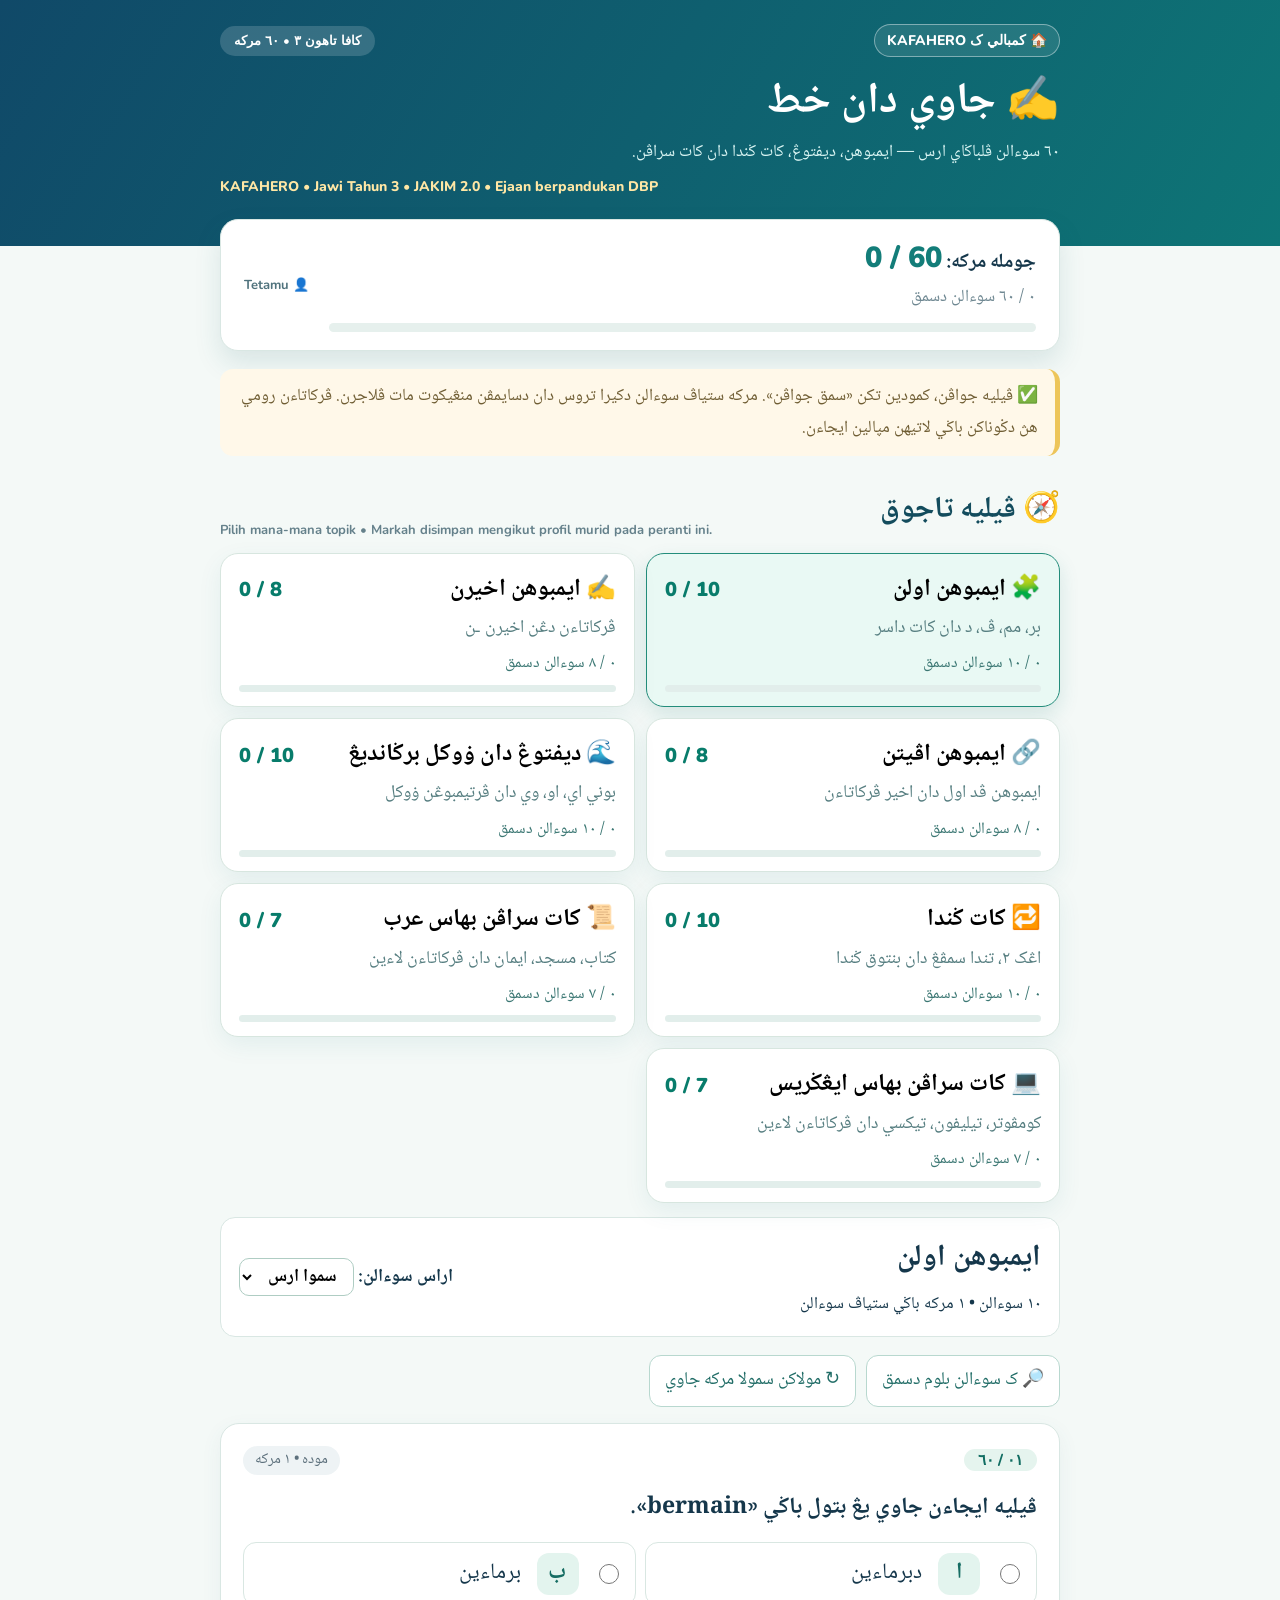
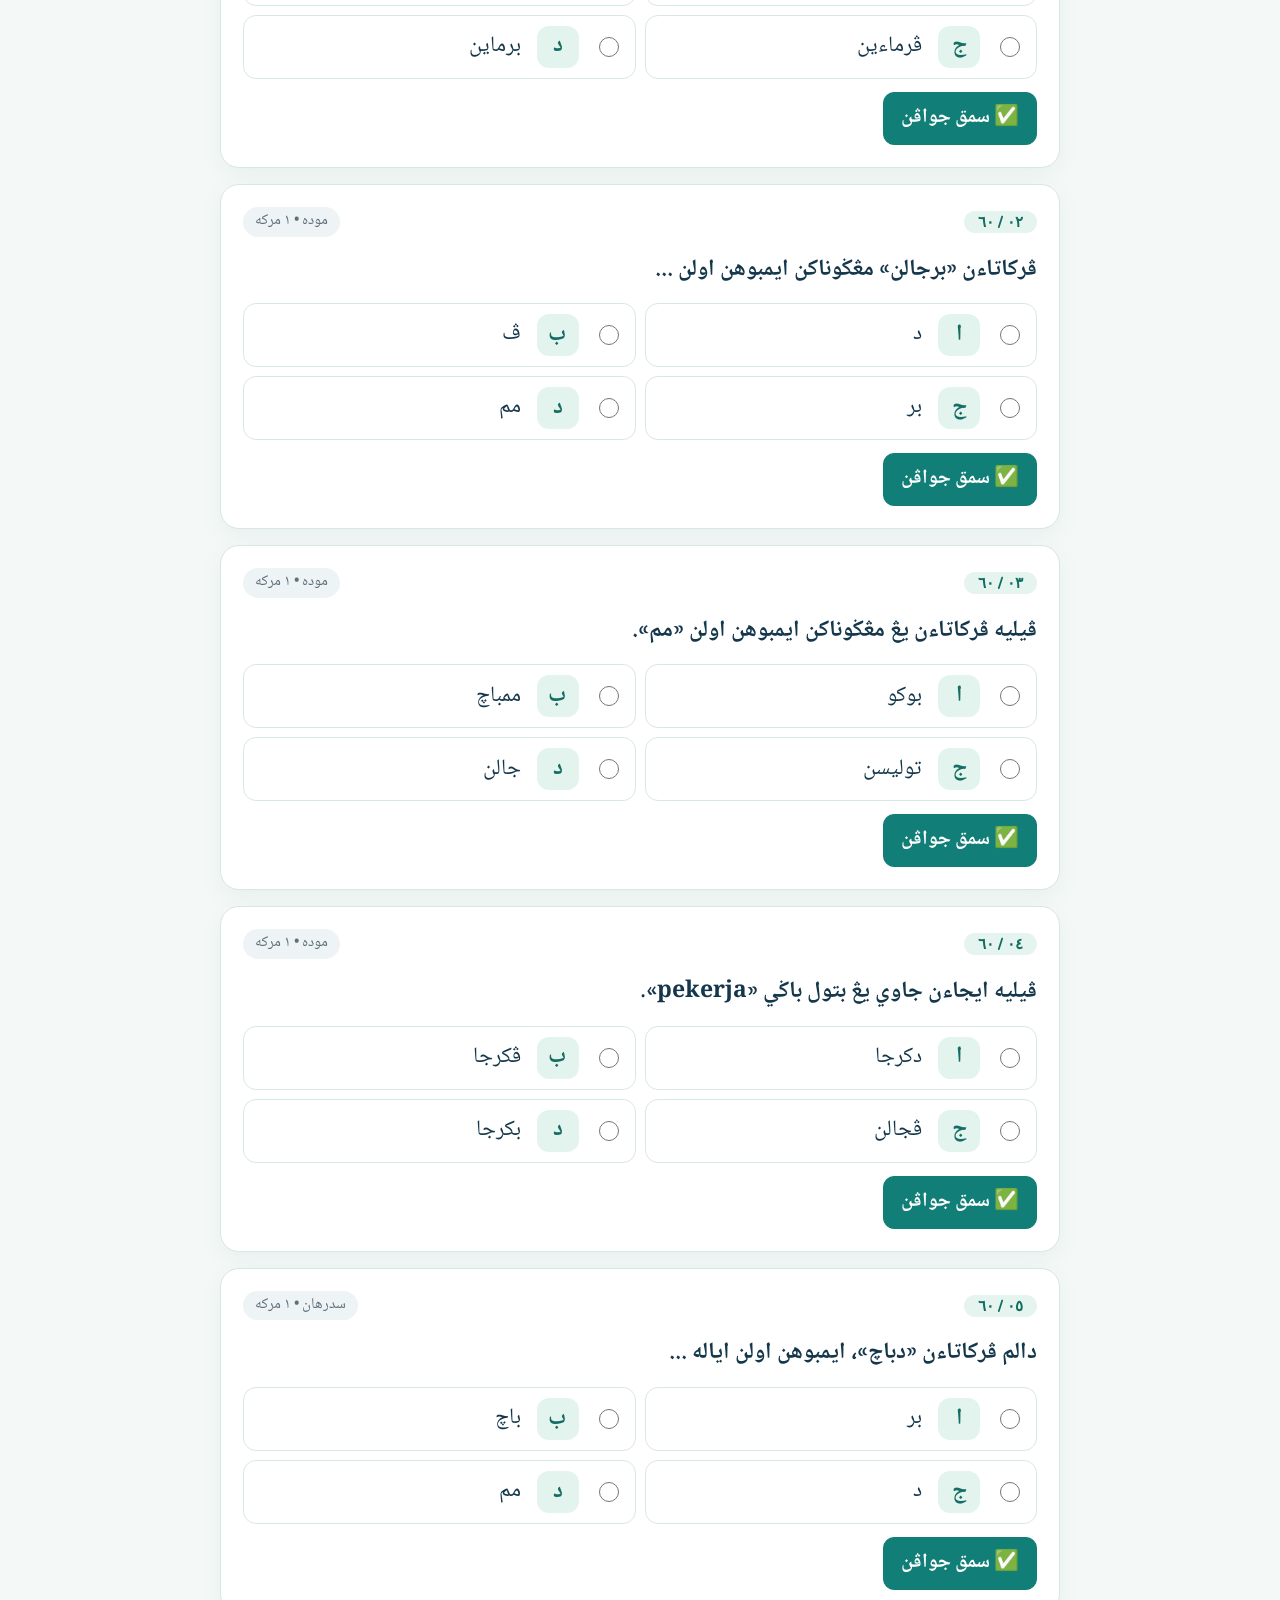
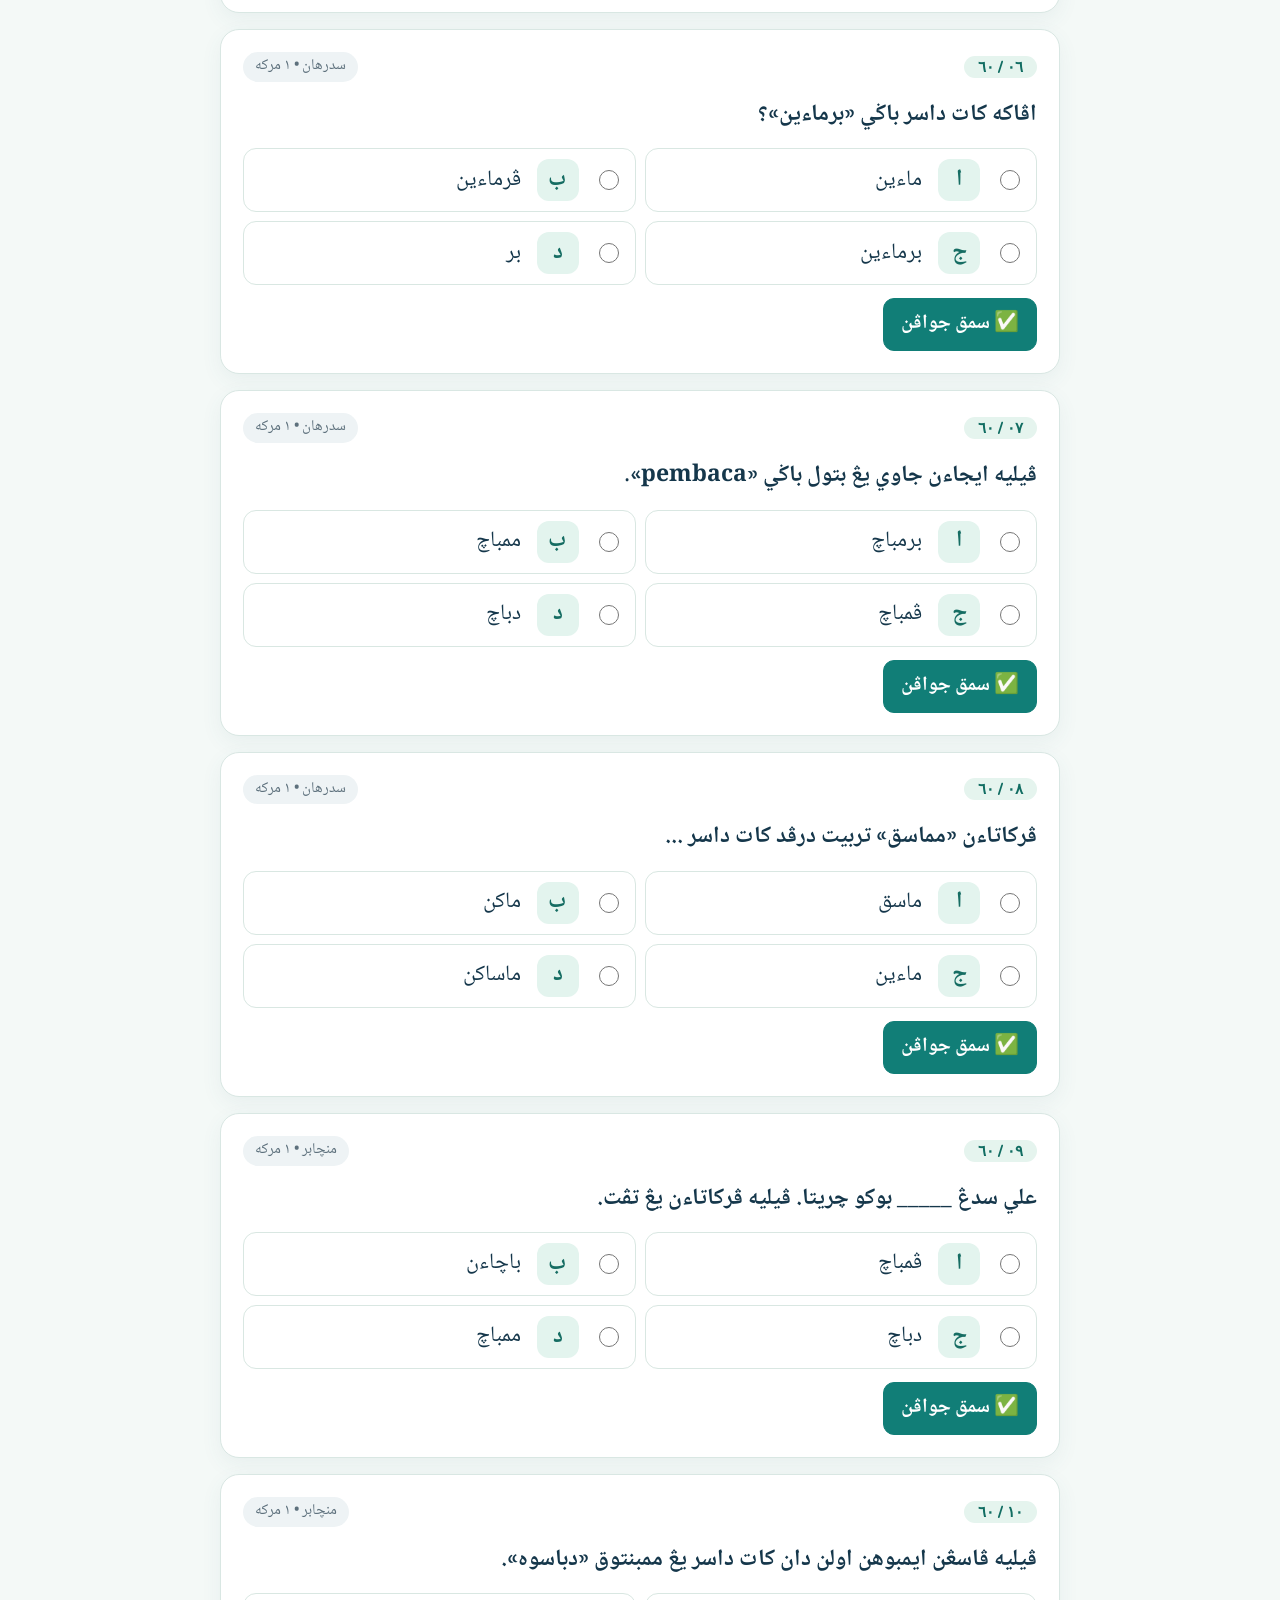
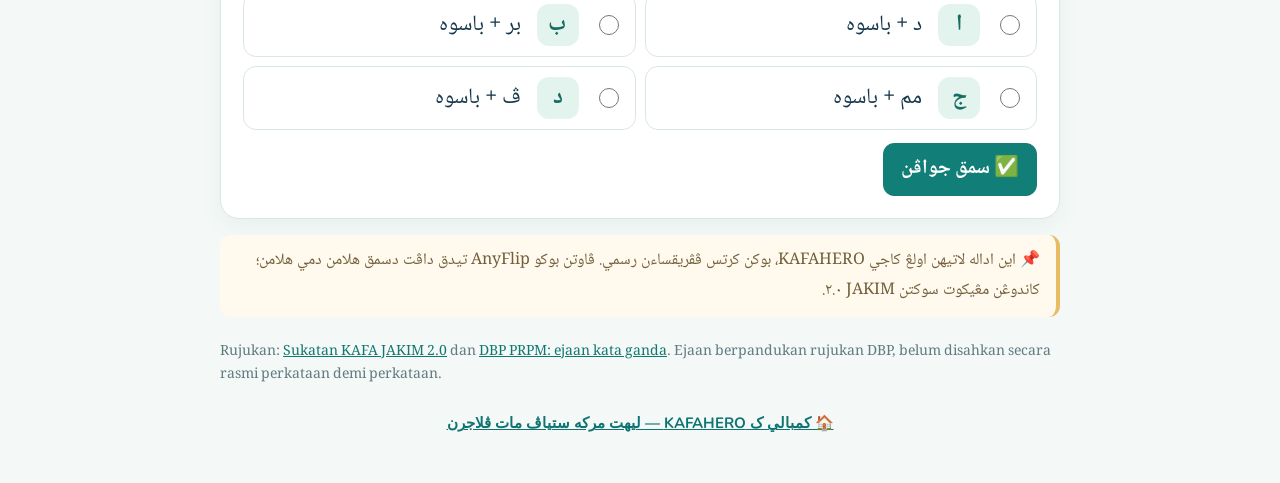
<file: jawi/index.html>
<!doctype html><html lang="ms-Arab" dir="rtl"><head>
<meta charset="utf-8"><meta name="viewport" content="width=device-width,initial-scale=1"><meta name="theme-color" content="#225e7c">
<title>KAFAHERO | جاوي دان خط تاهون ٣ — ٦٠ سوءالن</title>
<meta name="description" content="60 soalan Jawi KAFA Tahun 3 dalam Jawi berpandukan DBP: imbuhan, diftong, vokal berganding, kata ganda, kata serapan Arab dan Inggeris.">
<link rel="stylesheet" href="../assets/css/quiz.css"><link rel="stylesheet" href="../assets/css/jawi.css">
</head><body>
<header><div class="wrap"><div class="top"><a class="home" href="../index.html">🏠 کمبالي ک KAFAHERO</a><span class="tag">کافا تاهون ٣ • ٦٠ مرکه</span></div>
<h1>✍️ جاوي دان خط</h1><p>٦٠ سوءالن ڤلباݢاي ارس — ايمبوهن، ديفتوڠ، کات ݢندا دان کات سراڤن.</p>
<p class="tilawah-subtitle" dir="ltr">KAFAHERO • Jawi Tahun 3 • JAKIM 2.0 • Ejaan berpandukan DBP</p></div></header>
<main class="wrap body">
<section class="overview" aria-label="Markah dan kemajuan"><div><strong>جومله مرکه: <span class="score" id="score" dir="ltr">0 / 60</span></strong><small id="checked">٠ / ٦٠ سوءالن دسمق</small><div class="progress" id="progressbar" role="progressbar" aria-label="Kemajuan" aria-valuenow="0" aria-valuemin="0" aria-valuemax="60"><span id="meter"></span></div></div><div class="identity">👤 <span id="student">Tetamu</span></div></section>
<div class="notice" role="note">✅ ڤيليه جواڤن، کمودين تکن «سمق جواڤن». مرکه ستياڤ سوءالن دکيرا تروس دان دسايمڤن منڠيکوت مات ڤلاجرن. ڤرکاتاءن رومي هڽ دڬوناکن باݢي لاتيهن مڽالين ايجاءن.</div>
<section class="section-picker"><div class="section-header"><h2>🧭 ڤيليه تاجوق</h2><p dir="ltr">Pilih mana-mana topik • Markah disimpan mengikut profil murid pada peranti ini.</p></div><div id="topics" class="section-buttons"></div></section>
<section id="quiz-section"><div class="filters"><div><h2 id="section-heading" style="margin:0">ايمبوهن اولن</h2><small id="question-count">١٠ سوءالن</small></div><label for="filter">اراس سوءالن: <select id="filter"><option value="semua">سموا ارس</option><option value="mudah">موده</option><option value="sederhana">سدرهان</option><option value="mencabar">منچابر</option></select></label></div>
<div class="quiz-tools"><button id="review" type="button">🔎 ک سوءالن بلوم دسمق</button><button id="reset" type="button">↻ مولاکن سمولا مرکه جاوي</button></div>
<div id="questions"></div></section>
<p class="notes">📌 اين اداله لاتيهن اولڠ کاجي KAFAHERO، بوکن کرتس ڤڤريقساءن رسمي. ڤاوتن بوکو AnyFlip تيدق داڤت دسمق هلامن دمي هلامن؛ کاندوڠن مڠيکوت سوکتن JAKIM ٢.٠.</p>
<p class="source-note" dir="ltr">Rujukan: <a href="https://www.islam.gov.my/ms/e-penerbitan/2164-buku-sukatan-pelajaran-kafa-jakim-2-0">Sukatan KAFA JAKIM 2.0</a> dan <a href="https://prpm.dbp.gov.my/Cari1?d=175768&amp;keyword=Jawi+II">DBP PRPM: ejaan kata ganda</a>. Ejaan berpandukan rujukan DBP, belum disahkan secara rasmi perkataan demi perkataan.</p>
<div class="footnav"><a href="../index.html">🏠 کمبالي ک KAFAHERO — ليهت مرکه ستياڤ مات ڤلاجرن</a></div></main>
<script id="quiz-data" type="application/json">{"id":"jawi","version":"2026.11.09.jawi60","max":60,"topics":[{"id":"awalan","title":"ايمبوهن اولن","icon":"🧩","description":"بر، مم، ڤ، د دان کات داسر"},{"id":"akhiran","title":"ايمبوهن اخيرن","icon":"✍️","description":"ڤرکاتاءن دڠن اخيرن ـن"},{"id":"apitan","title":"ايمبوهن اڤيتن","icon":"🔗","description":"ايمبوهن ڤد اول دان اخير ڤرکاتاءن"},{"id":"diftong","title":"ديفتوڠ دان ۏوکل برݢانديڠ","icon":"🌊","description":"بوني اي، او، وي دان ڤرتيمبوڠن ۏوکل"},{"id":"ganda","title":"کات ݢندا","icon":"🔁","description":"اڠک ٢، تندا سمڤڠ دان بنتوق ݢندا"},{"id":"arab","title":"کات سراڤن بهاس عرب","icon":"📜","description":"کتاب، مسجد، ايمان دان ڤرکاتاءن لاءين"},{"id":"english","title":"کات سراڤن بهاس ايڠݢريس","icon":"💻","description":"کومڤوتر، تيليفون، تيکسي دان ڤرکاتاءن لاءين"}],"questions":[{"id":"J01","topic":"awalan","level":"mudah","q":"ڤيليه ايجاءن جاوي يڠ بتول باݢي «bermain».","options":["دبرماءين","برماءين","ڤرماءين","برماين"],"correct":1,"explain":"«برماءين» تربيت درڤد کات داسر «ماءين» دڠن ايمبوهن «بر»."},{"id":"J02","topic":"awalan","level":"mudah","q":"ڤرکاتاءن «برجالن» مڠݢوناکن ايمبوهن اولن ...","options":["د","ڤ","بر","مم"],"correct":2,"explain":"بر + جالن ممبنتوق «برجالن»."},{"id":"J03","topic":"awalan","level":"mudah","q":"ڤيليه ڤرکاتاءن يڠ مڠݢوناکن ايمبوهن اولن «مم».","options":["بوکو","ممباچ","توليسن","جالن"],"correct":1,"explain":"«ممباچ» مڠݢوناکن ايمبوهن اولن «مم» ڤد کات «باچ»."},{"id":"J04","topic":"awalan","level":"mudah","q":"ڤيليه ايجاءن جاوي يڠ بتول باݢي «pekerja».","options":["دکرجا","ڤکرجا","ڤجالن","بکرجا"],"correct":1,"explain":"«ڤکرجا» ممڤوڽاءي ايمبوهن اولن «ڤ»."},{"id":"J05","topic":"awalan","level":"sederhana","q":"دالم ڤرکاتاءن «دباچ»، ايمبوهن اولن اياله ...","options":["بر","باچ","د","مم"],"correct":2,"explain":"«دباچ» ممڤوڽاءي ايمبوهن اولن «د» دان کات داسر «باچ»."},{"id":"J06","topic":"awalan","level":"sederhana","q":"اڤاکه کات داسر باݢي «برماءين»؟","options":["ماءين","ڤرماءين","برماءين","بر"],"correct":0,"explain":"بوڠکن ايمبوهن «بر» درڤد «برماءين» اونتوق مندافت «ماءين»."},{"id":"J07","topic":"awalan","level":"sederhana","q":"ڤيليه ايجاءن جاوي يڠ بتول باݢي «pembaca».","options":["برمباچ","ممباچ","ڤمباچ","دباچ"],"correct":2,"explain":"«ڤمباچ» مروجوق کڤد اورڠ يڠ ممباچ."},{"id":"J08","topic":"awalan","level":"sederhana","q":"ڤرکاتاءن «مماسق» تربيت درڤد کات داسر ...","options":["ماسق","ماکن","ماءين","ماساکن"],"correct":0,"explain":"کات داسر «ماسق» منجادي «مماسق» اڤابيلا دتمبه ايمبوهن اولن."},{"id":"J09","topic":"awalan","level":"mencabar","q":"علي سدڠ _____ بوکو چريتا. ڤيليه ڤرکاتاءن يڠ تڤت.","options":["ڤمباچ","باچاءن","دباچ","ممباچ"],"correct":3,"explain":"«ممباچ» اياله کات کرجا يڠ سسواي دڠن ايات ترسبوت."},{"id":"J10","topic":"awalan","level":"mencabar","q":"ڤيليه ڤاسڠن ايمبوهن اولن دان کات داسر يڠ ممبنتوق «دباسوه».","options":["د + باسوه","بر + باسوه","مم + باسوه","ڤ + باسوه"],"correct":0,"explain":"«دباسوه» تربيت درڤد ايمبوهن «د» دان کات داسر «باسوه»."},{"id":"J11","topic":"akhiran","level":"mudah","q":"ڤيليه ايجاءن جاوي باݢي «makanan».","options":["ماکن","برجالن","ممباچ","ماکنن"],"correct":3,"explain":"«ماکنن» اياله کات تربيتن درڤد «ماکن» دڠن اخيرن «ن»."},{"id":"J12","topic":"akhiran","level":"mudah","q":"ڤرکاتاءن ماناکه مڠاندوڠي ايمبوهن اخيرن؟","options":["مڠامبيل","برجالن","توليسن","ڤکرجا"],"correct":2,"explain":"«توليسن» ممڤوڽاءي ايمبوهن اخيرن «ـن»."},{"id":"J13","topic":"akhiran","level":"mudah","q":"ڤرکاتاءن «چوچين» دأخير دڠن ايمبوهن ...","options":["ڤ","ن","بر","د"],"correct":1,"explain":"«چوچين» درڤد کات داسر «چوچي» دان ايمبوهن اخيرن «ـن»."},{"id":"J14","topic":"akhiran","level":"sederhana","q":"اڤاکه کات داسر باݢي «توليسن»؟","options":["توليسن","دتوليس","برتوليس","توليس"],"correct":3,"explain":"«توليس» اياله کات داسر، ماناکالا «توليسن» کات تربيتن."},{"id":"J15","topic":"akhiran","level":"sederhana","q":"ڤيليه هاسيل ݢابوڠن «ماکن» دڠن ايمبوهن اخيرن «ن».","options":["ممباچ","ڤمباچ","ماکنن","دماکن"],"correct":2,"explain":"ماکن + ن ممبنتوق «ماکنن»."},{"id":"J16","topic":"akhiran","level":"sederhana","q":"ڤيليه کات تربيتن برأخيرن «ن» درڤد «ماسق».","options":["ماساکن","دماسق","مماسق","ماکنن"],"correct":0,"explain":"«ماساکن» تربيت درڤد «ماسق» دڠن اخيرن «ـن»."},{"id":"J17","topic":"akhiran","level":"mencabar","q":"ڤيليه ڤرکاتاءن يڠ بوکن برأيمبوهن اخيرن «ن».","options":["ماکنن","چوچين","توليسن","برجالن"],"correct":3,"explain":"«برجالن» ممڤوڽاءي ايمبوهن اولن «بر»، بوکن اخيرن."},{"id":"J18","topic":"akhiran","level":"mencabar","q":"«توليس» منجادي «توليسن». اڤاکه ڤروبهن يڠ برلاکو؟","options":["منمبه ايمبوهن اولن","منمبه ايمبوهن اخيرن","مبوڠ کات داسر","مڠݢنداکن کات"],"correct":1,"explain":"«توليسن» دهاسيلکن دڠن منمبه اخيرن «ـن» ڤد «توليس»."},{"id":"J19","topic":"apitan","level":"mudah","q":"ڤيليه ڤرکاتاءن يڠ مڠاندوڠي ايمبوهن اڤيتن.","options":["برسيه","کبرسيهن","ڤکرجا","مماسق"],"correct":1,"explain":"«کبرسيهن» ممڤوڽاءي ايمبوهن ڤد بهاݢين اول دان اخير کات."},{"id":"J20","topic":"apitan","level":"mudah","q":"ڤرکاتاءن «ڤرجالنن» تربيت درڤد کات داسر ...","options":["ماءين","جالن","ڤرجالنن","برجالن"],"correct":1,"explain":"«ڤرجالنن» تربيت درڤد «جالن» دڠن ايمبوهن اڤيتن."},{"id":"J21","topic":"apitan","level":"sederhana","q":"ڤيليه ايجاءن جاوي باݢي «kebersihan».","options":["ممڤرسيهکن","کبرسيه","برسيهکن","کبرسيهن"],"correct":3,"explain":"«کبرسيهن» مڠݢوناکن اڤيتن کـ...ـن ڤد کات «برسيه»."},{"id":"J22","topic":"apitan","level":"sederhana","q":"اڤيتن يڠ ترداڤت ڤد ڤرکاتاءن «کبرسيهن» اياله ...","options":["بر","د","ـن سهاج","کـ ... ـن"],"correct":3,"explain":"«کبرسيهن» مڠݢابوڠکن اولن «ک» دان اخيرن «ن»."},{"id":"J23","topic":"apitan","level":"sederhana","q":"ڤيليه ايجاءن جاوي باݢي «mendirikan».","options":["برديري","منديريکن","ديري","ڤنديري"],"correct":1,"explain":"«منديريکن» مڠاندوڠي ايمبوهن اولن دان اخيرن ڤد کات «ديري»."},{"id":"J24","topic":"apitan","level":"mencabar","q":"سکوله ايتو منجاݢ _____ کلس. ڤيليه ڤرکاتاءن يڠ تڤت.","options":["دماکن","ممباچ","برسيه","کبرسيهن"],"correct":3,"explain":"«کبرسيهن» اياله کات نام يڠ منجادي ڤلنݢکڤ ايات."},{"id":"J25","topic":"apitan","level":"mencabar","q":"ڤرکاتاءن ماناکه مڠاندوڠي اڤيتن دان برمقصود ڤروسيس برجالن؟","options":["ڤرجالنن","ڤکرجا","برجالن","جالن"],"correct":0,"explain":"«ڤرجالنن» مڠݢوناکن اڤيتن ڤرـ...ـن."},{"id":"J26","topic":"apitan","level":"mencabar","q":"ڤيليه ڤاسڠن کات داسر دان کات براڤيتن يڠ بتول.","options":["جالن → برجالن","برسيه → کبرسيهن","باچ → ڤمباچ","ماسق → ماساکن"],"correct":1,"explain":"«کبرسيهن» ممڤوڽاءي ايمبوهن دکدوا-دوا بهاݢين؛ ڤاسڠن لاءين بوکن اڤيتن."},{"id":"J27","topic":"diftong","level":"mudah","q":"ڤيليه ڤرکاتاءن يڠ مڠاندوڠي ديفتوڠ «اي».","options":["دوا","ڤنتاي","بوکو","لاءوت"],"correct":1,"explain":"«ڤنتاي» ممڤوڽاءي بوني ديفتوڠ اي."},{"id":"J28","topic":"diftong","level":"mudah","q":"ڤيليه ڤرکاتاءن يڠ مڠاندوڠي ديفتوڠ «او».","options":["دوا","کاءين","بوکو","ڤولاو"],"correct":3,"explain":"«ڤولاو» مڠاندوڠي بوني ديفتوڠ او."},{"id":"J29","topic":"diftong","level":"mudah","q":"ڤيليه ڤرکاتاءن يڠ مڠاندوڠي ديفتوڠ «وي».","options":["رومه","بوکو","بواه","امبوي"],"correct":3,"explain":"«امبوي» ممڤوڽاءي بوني ديفتوڠ اوي."},{"id":"J30","topic":"diftong","level":"mudah","q":"ڤيليه ايجاءن جاوي يڠ بتول باݢي «sungai».","options":["ساڠاي","سوڠي","سوڠاو","سوڠاي"],"correct":3,"explain":"ديفتوڠ «اي» ڤد «سوڠاي» دتوليس دڠن حروف اي."},{"id":"J31","topic":"diftong","level":"sederhana","q":"ڤيليه ڤرکاتاءن يڠ مڠاندوڠي ۏوکل برݢانديڠ، بوکن ديفتوڠ.","options":["کاءين","ڤولاو","ڤنتاي","امبوي"],"correct":0,"explain":"«کاءين» ممڤوڽاءي دوا ۏوکل دالم دوا سوکو کات يڠ برأسينڬن."},{"id":"J32","topic":"diftong","level":"sederhana","q":"ڤيليه ڤرکاتاءن يڠ ممڤوڽاءي ۏوکل برݢانديڠ «او».","options":["ڤولاو","لاءوت","کرباو","هيجاو"],"correct":1,"explain":"«لاءوت» مڠاندوڠي دوا بوني ۏوکل دالم دوا سوکو کات."},{"id":"J33","topic":"diftong","level":"sederhana","q":"ڤيليه ڤرکاتاءن يڠ مڠاندوڠي دوا بوني ۏوکل «وا» دالم دوا سوکو کات.","options":["ڤنتاي","کداي","دوا","ڤولاو"],"correct":2,"explain":"«دوا» ممڤوڽاءي ۏوکل برݢانديڠ وا."},{"id":"J34","topic":"diftong","level":"sederhana","q":"«کرباو» مڠاندوڠي ديفتوڠ ...","options":["وي","اي","وا","او"],"correct":3,"explain":"بوني ديفتوڠ او ترداڤت ڤد اخير «کرباو»."},{"id":"J35","topic":"diftong","level":"mencabar","q":"ڤيليه ڤاسڠن ديفتوڠ دان ۏوکل برݢانديڠ يڠ بتول.","options":["دوا — ديفتوڠ؛ امبوي — ۏوکل برݢانديڠ","لاءوت — ديفتوڠ؛ ڤولاو — ۏوکل برݢانديڠ","ڤنتاي — ۏوکل برݢانديڠ؛ کاءين — ديفتوڠ","ڤنتاي — ديفتوڠ؛ کاءين — ۏوکل برݢانديڠ"],"correct":3,"explain":"ڤنتاي مڠاندوڠي ديفتوڠ اي؛ کاءين مڠاندوڠي ۏوکل برݢانديڠ."},{"id":"J36","topic":"diftong","level":"mencabar","q":"ڤيليه ڤاسڠن ڤرکاتاءن يڠ کدوا-دواڽ مڠاندوڠي ديفتوڠ «او».","options":["بواه دان دوا","لاءوت دان کاءين","ڤنتاي دان کداي","ڤولاو دان کرباو"],"correct":3,"explain":"«ڤولاو» دان «کرباو» مڠاندوڠي بوني ديفتوڠ او."},{"id":"J37","topic":"ganda","level":"mudah","q":"ڤيليه ايجاءن جاوي ستندرد باݢي «buku-buku».","options":["بوکو٢بوکو","بوکو٢","بوکو-بوکو","بوکو بوکو"],"correct":1,"explain":"کات ݢندا ڤنوه دتوليس دڠن اڠک دوا هندي «٢»."},{"id":"J38","topic":"ganda","level":"mudah","q":"ڤيليه ايجاءن يڠ بتول باݢي «baik-baik».","options":["باءيق-باءيق","باءيق٢","باءيق٢باءيق","باءيق ٢ باءيق"],"correct":1,"explain":"دبڤ منتيڤکن ڤڠݢوناءن اڠک «٢» اونتوق کات ݢندا ڤنوه."},{"id":"J39","topic":"ganda","level":"mudah","q":"ڤيليه ايجاءن يڠ بتول باݢي «kupu-kupu».","options":["کوڤو-کوڤو","کوڤو کوڤو","کوڤو٢","کوڤو٢کوڤو"],"correct":2,"explain":"«کوڤو٢» اياله کات ݢندا ڤنوه."},{"id":"J40","topic":"ganda","level":"sederhana","q":"ڤرکاتاءن «اناي٢» اياله چونتوه ...","options":["ديفتوڠ","کات سراڤن","ايمبوهن اڤيتن","کات ݢندا ڤنوه"],"correct":3,"explain":"اڠک ٢ منونجوقکن کات دأولڠ سچارا ڤنوه."},{"id":"J41","topic":"ganda","level":"sederhana","q":"ڤيليه ايجاءن يڠ بتول باݢي «buah-buahan».","options":["بواه-بواه","بواه٢ن","بواه-بواهن","بواه٢"],"correct":2,"explain":"کات ݢندا برايمبوهن دتوليس دڠن تندا سمڤڠ."},{"id":"J42","topic":"ganda","level":"sederhana","q":"ڤيليه ايجاءن جاوي يڠ بتول باݢي «lauk-pauk».","options":["لاءوق-لاءوق","لاءوق ڤاءوق","لاءوق٢","لاءوق-ڤاءوق"],"correct":3,"explain":"کات ݢندا برنتق دتوليس دڠن تندا سمڤڠ."},{"id":"J43","topic":"ganda","level":"sederhana","q":"ڤرکاتاءن «زمان-برزمان» مڠݢوناکن تندا ...","options":["اڠک ٢","تندا تانيا (؟)","سمڤڠ (-)","تندا کۆما (،)"],"correct":2,"explain":"کات ݢندا برايمبوهن مڠݢوناکن تندا سمڤڠ."},{"id":"J44","topic":"ganda","level":"mencabar","q":"ڤيليه ڤرکاتاءن يڠ هاروس دتوليس دڠن اڠک «٢».","options":["کات٢","موده-مودهن","بواه-بواهن","لاءوق-ڤاءوق"],"correct":0,"explain":"کات ݢندا ڤنوه «کات٢» دتوليس دڠن اڠک ٢."},{"id":"J45","topic":"ganda","level":"mencabar","q":"مڠاڤاکه «موده-مودهن» تيدق دتوليس «موده٢»؟","options":["کران ايتو کات نام خاص","کران ايتو ديفتوڠ","کران ايتو کات سراڤن","کران کات ݢندا ايتو برايمبوهن"],"correct":3,"explain":"کات ݢندا برايمبوهن مڠݢوناکن تندا سمڤڠ، بوکن اڠک ٢."},{"id":"J46","topic":"ganda","level":"mencabar","q":"ڤيليه ڤاسڠن کات ݢندا ڤنوه دان کات ݢندا برنتق يڠ تڤت.","options":["زمان-برزمان ؛ اناي٢","باءيق٢ ؛ لاءوق-ڤاءوق","بواه-بواهن ؛ بوکو٢","باءيق-باءيق ؛ لاءوق٢"],"correct":1,"explain":"«باءيق٢» کات ݢندا ڤنوه، «لاءوق-ڤاءوق» کات ݢندا برنتق."},{"id":"J47","topic":"arab","level":"mudah","q":"ڤيليه ايجاءن جاوي يڠ بتول باݢي «masjid».","options":["مسجدن","مسجيد","ماسجد","مسجد"],"correct":3,"explain":"«مسجد» اياله کات سراڤن بهاس عرب يڠ مڠکالکن ايجاءن اصل."},{"id":"J48","topic":"arab","level":"mudah","q":"ڤيليه ايجاءن جاوي يڠ بتول باݢي «kitab».","options":["کتبب","کيتب","کاتب","کتاب"],"correct":3,"explain":"«کتاب» مروڤاکن کات سراڤن بهاس عرب."},{"id":"J49","topic":"arab","level":"sederhana","q":"ڤرکاتاءن ماناکه مروڤاکن کات سراڤن بهاس عرب؟","options":["تيکسي","ايمان","کومڤوتر","باسيکل"],"correct":1,"explain":"«ايمان» اياله ڤرکاتاءن سراڤن درڤد بهاس عرب."},{"id":"J50","topic":"arab","level":"sederhana","q":"ڤيليه ايجاءن جاوي باݢي «ilmu».","options":["ايلمو","علمي","علمو","عالمو"],"correct":2,"explain":"«علمو» دأمبيل درڤد کات عرب علم دان دأيجا مڠيکوت سبوتن ملايو."},{"id":"J51","topic":"arab","level":"sederhana","q":"ڤيليه ڤرکاتاءن يڠ مڠڬوناکن حروف ص دالم ايجاءن اصلڽ.","options":["ايمان","مسجد","کتاب","صلاة"],"correct":3,"explain":"«صلاة» مروڤاکن کات سراڤن يڠ مڠاندوڠي حروف ص."},{"id":"J52","topic":"arab","level":"sederhana","q":"ڤيليه ڤرکاتاءن يڠ بتول باݢي «zakat».","options":["زاکت","زکاات","زکاة","زکاتن"],"correct":2,"explain":"ايجاءن جاوي «زکاة» مڠيکوت اصل کات عرب."},{"id":"J53","topic":"arab","level":"mencabar","q":"ݢورو ممينتا کات سراڤن عرب دأسينڬکن درڤد کات سراڤن ايڠݢريس. ڤيليه کومڤولن يڠ تڤت.","options":["مسجد، کتاب، ايمان","ڤلستيک، کتاب، هوتيل","تيکسي، مسجد، باسيکل","کومڤوتر، تيليفون، تيکيت"],"correct":0,"explain":"مسجد، کتاب دان ايمان سمواڽ برسومبرکن بهاس عرب."},{"id":"J54","topic":"english","level":"mudah","q":"ڤيليه ايجاءن جاوي باݢي «komputer».","options":["کمڤوتر","کومڤوترا","کومبوتور","کومڤوتر"],"correct":3,"explain":"«کومڤوتر» اياله کات سراڤن بهاس ايڠݢريس."},{"id":"J55","topic":"english","level":"mudah","q":"ڤيليه ايجاءن جاوي باݢي «telefon».","options":["تيلافن","تليفان","تيليفون","تيلفونن"],"correct":2,"explain":"«تيليفون» دأيجا دڠن حروف جاوي يڠ سسواي."},{"id":"J56","topic":"english","level":"sederhana","q":"ڤيليه ايجاءن جاوي باݢي «teksi».","options":["تکسيي","تيکس","تيکسي","تيقسي"],"correct":2,"explain":"«تيکسي» اياله کات سراڤن بهاس ايڠݢريس."},{"id":"J57","topic":"english","level":"sederhana","q":"ڤيليه ايجاءن جاوي باݢي «basikal».","options":["باسيقل","باسکل","باسيکال","باسيکل"],"correct":3,"explain":"«باسيکل» اياله ايجاءن جاوي باݢي بسیکل."},{"id":"J58","topic":"english","level":"sederhana","q":"ڤيليه ڤرکاتاءن سراڤن ايڠݢريس يڠ بتول ايجاءنڽ.","options":["ڤلسطيک","ڤلستيک","ڤلاستيک","ڤلستيق"],"correct":1,"explain":"«ڤلستيک» اياله ايجاءن جاوي باݢي پلاستيک."},{"id":"J59","topic":"english","level":"mencabar","q":"ڤيليه کومڤولن يڠ کسمواڽ کات سراڤن بهاس ايڠݢريس.","options":["باسيکل، علمو، تيليفون","کتاب، ايمان، زکاة","تيکسي، تيليفون، کومڤوتر","تيکسي، مسجد، کومڤوتر"],"correct":2,"explain":"کدوا-دوا تيکسي دان تيليفون سرتا کومڤوتر برسومبرکن بهاس ايڠݢريس."},{"id":"J60","topic":"english","level":"mencabar","q":"دالم سواتو ايات، موريد مڠݢوناکن «اينترنيت» دان «کتاب». اڤاکه ڤرنيا‌تاءن يڠ بتول؟","options":["کدوا-دواڽ کات ديفتوڠ","کدوا-دواڽ سراڤن عرب","اينترنيت سراڤن ايڠݢريس؛ کتاب سراڤن عرب","اينترنيت سراڤن عرب؛ کتاب سراڤن ايڠݢريس"],"correct":2,"explain":"اينترنيت کات سراڤن ايڠݢريس، ماناکالا کتاب کات سراڤن عرب."}]}</script>
<script src="../assets/js/kafahero.js"></script><script src="../assets/js/jawi-quiz.js"></script></body></html>
</file>
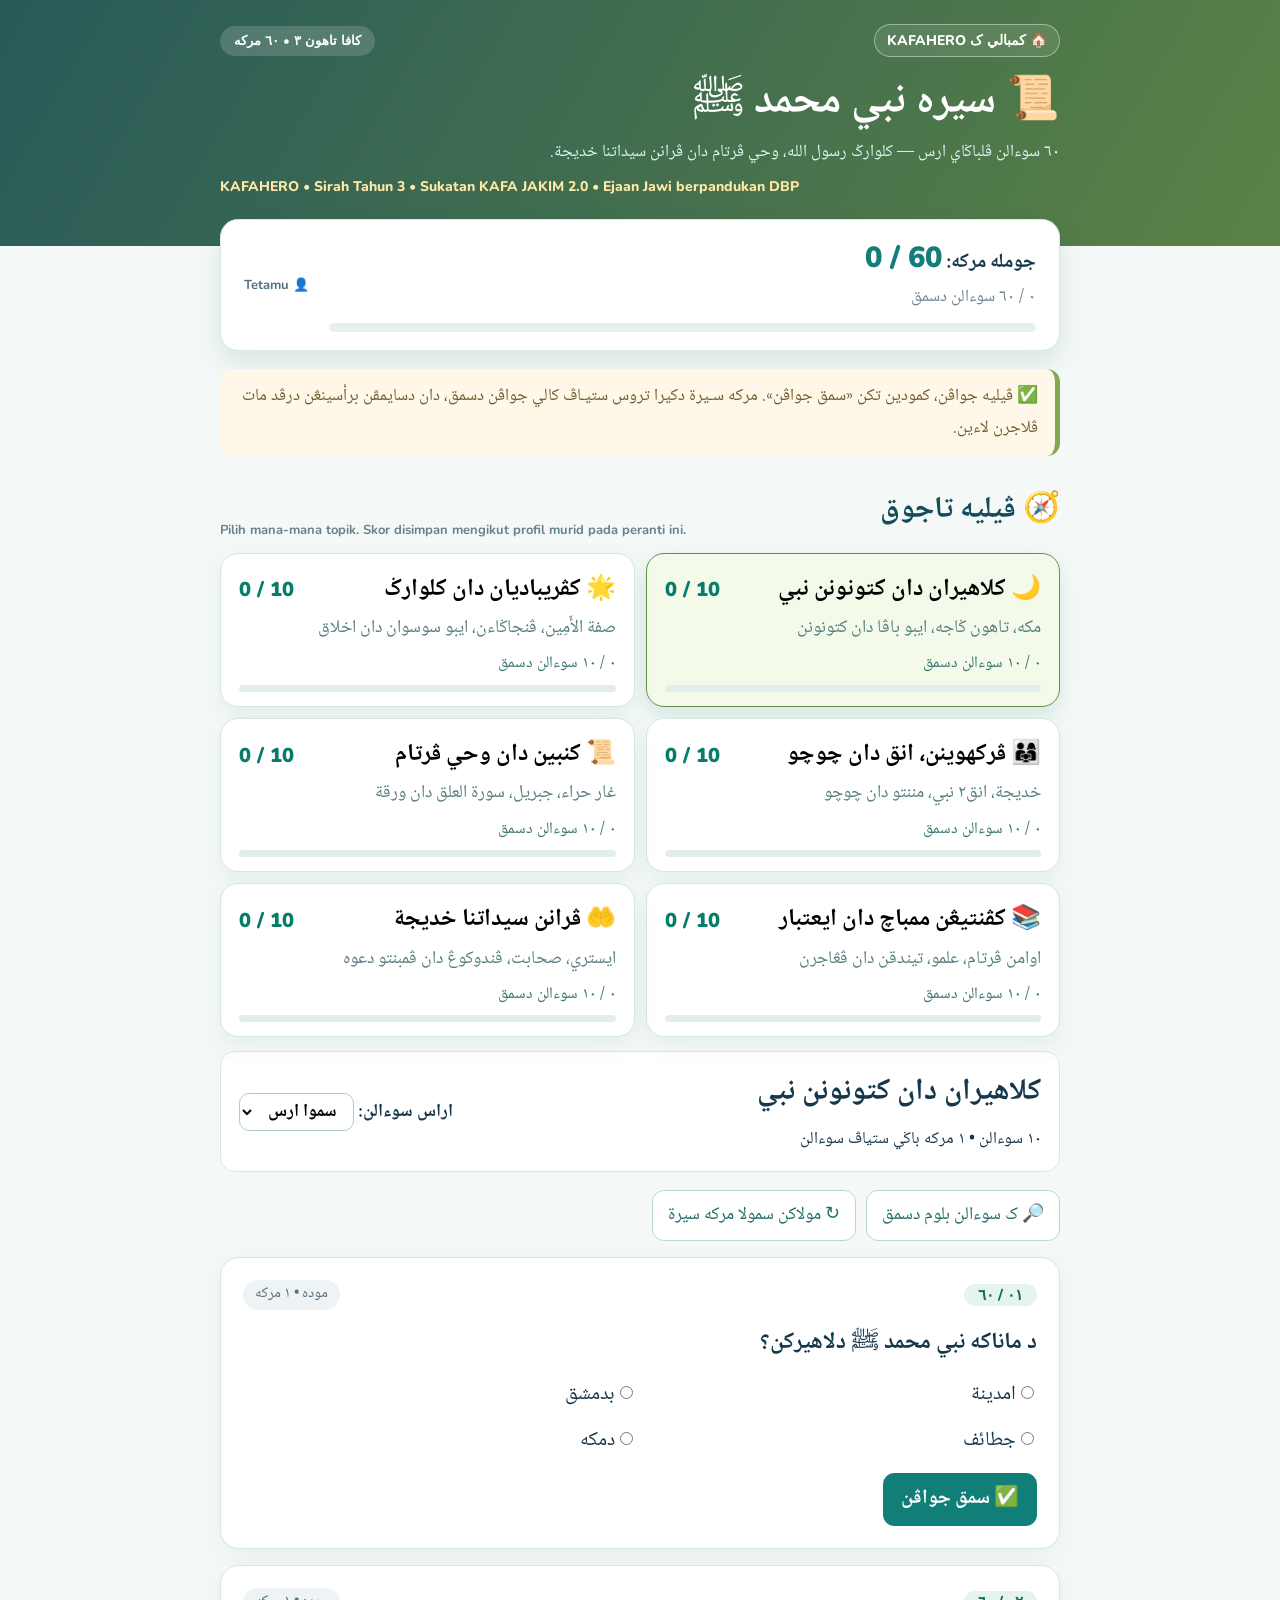
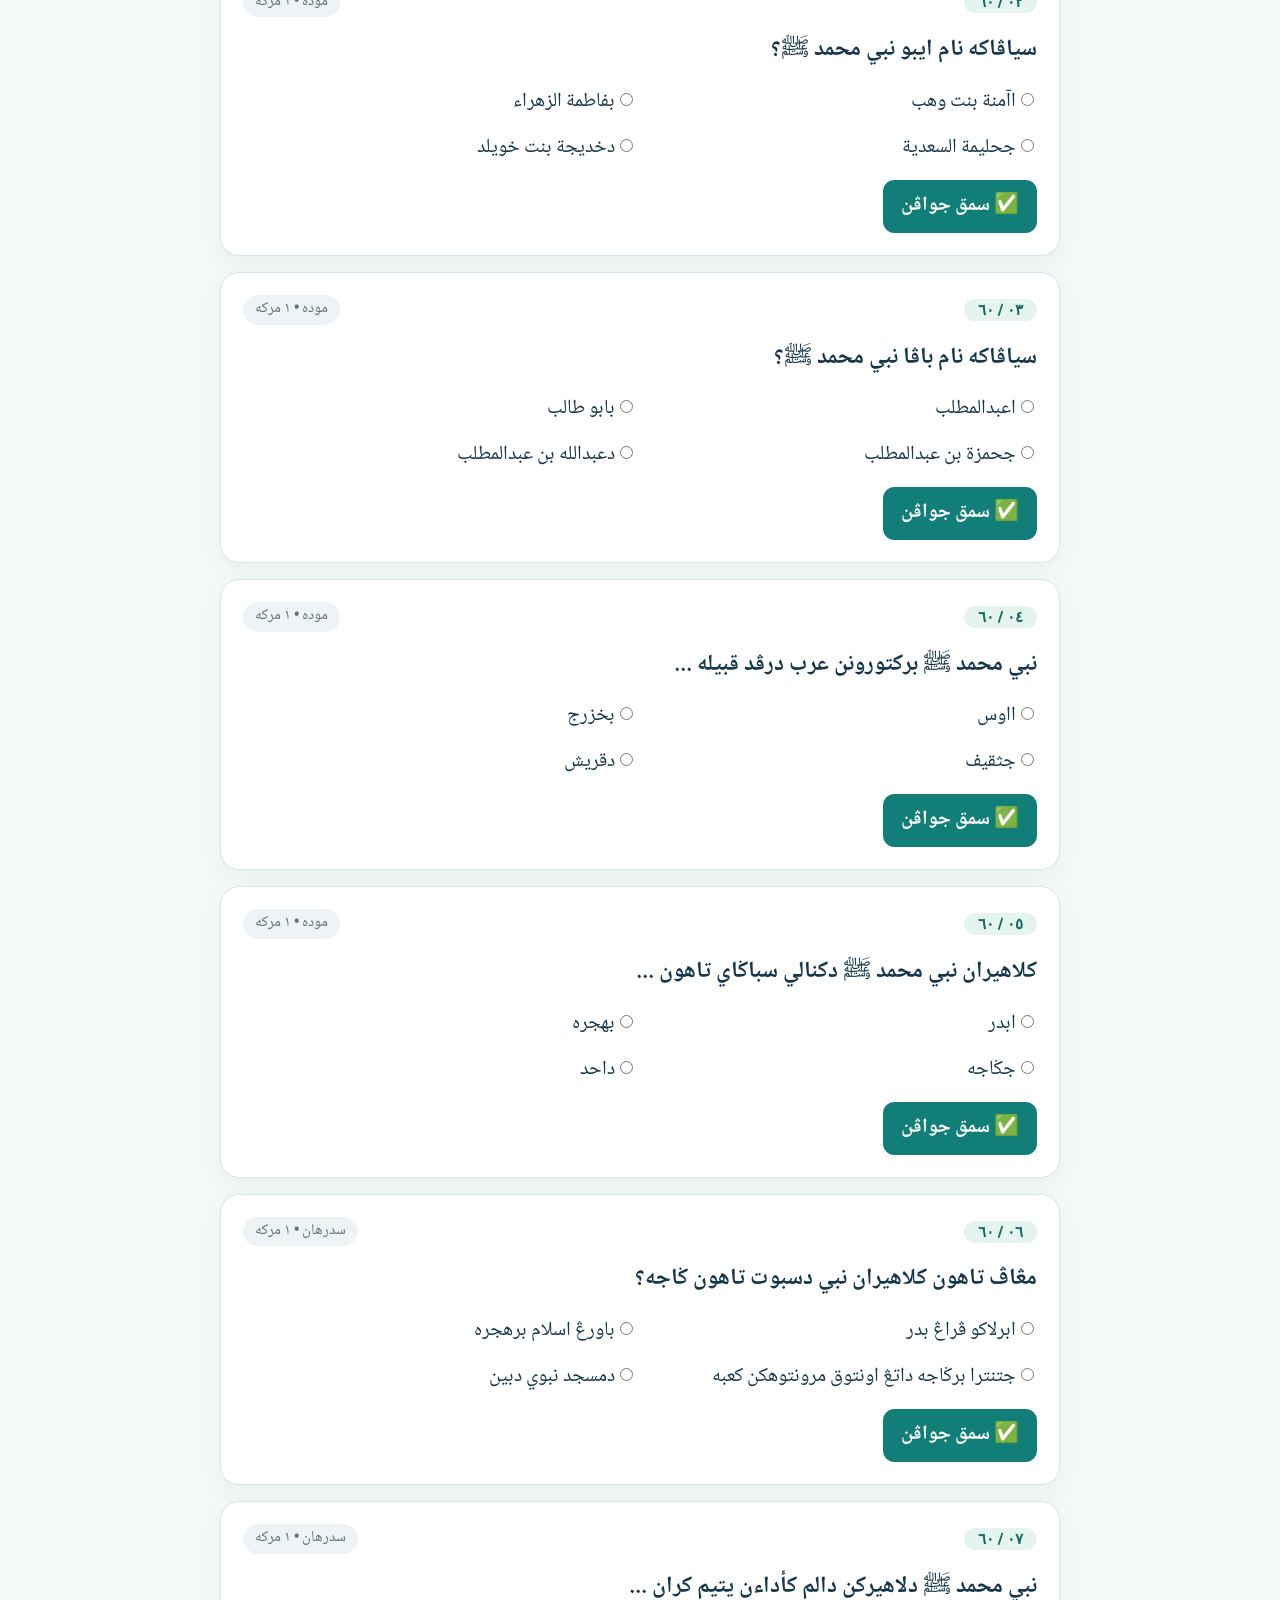
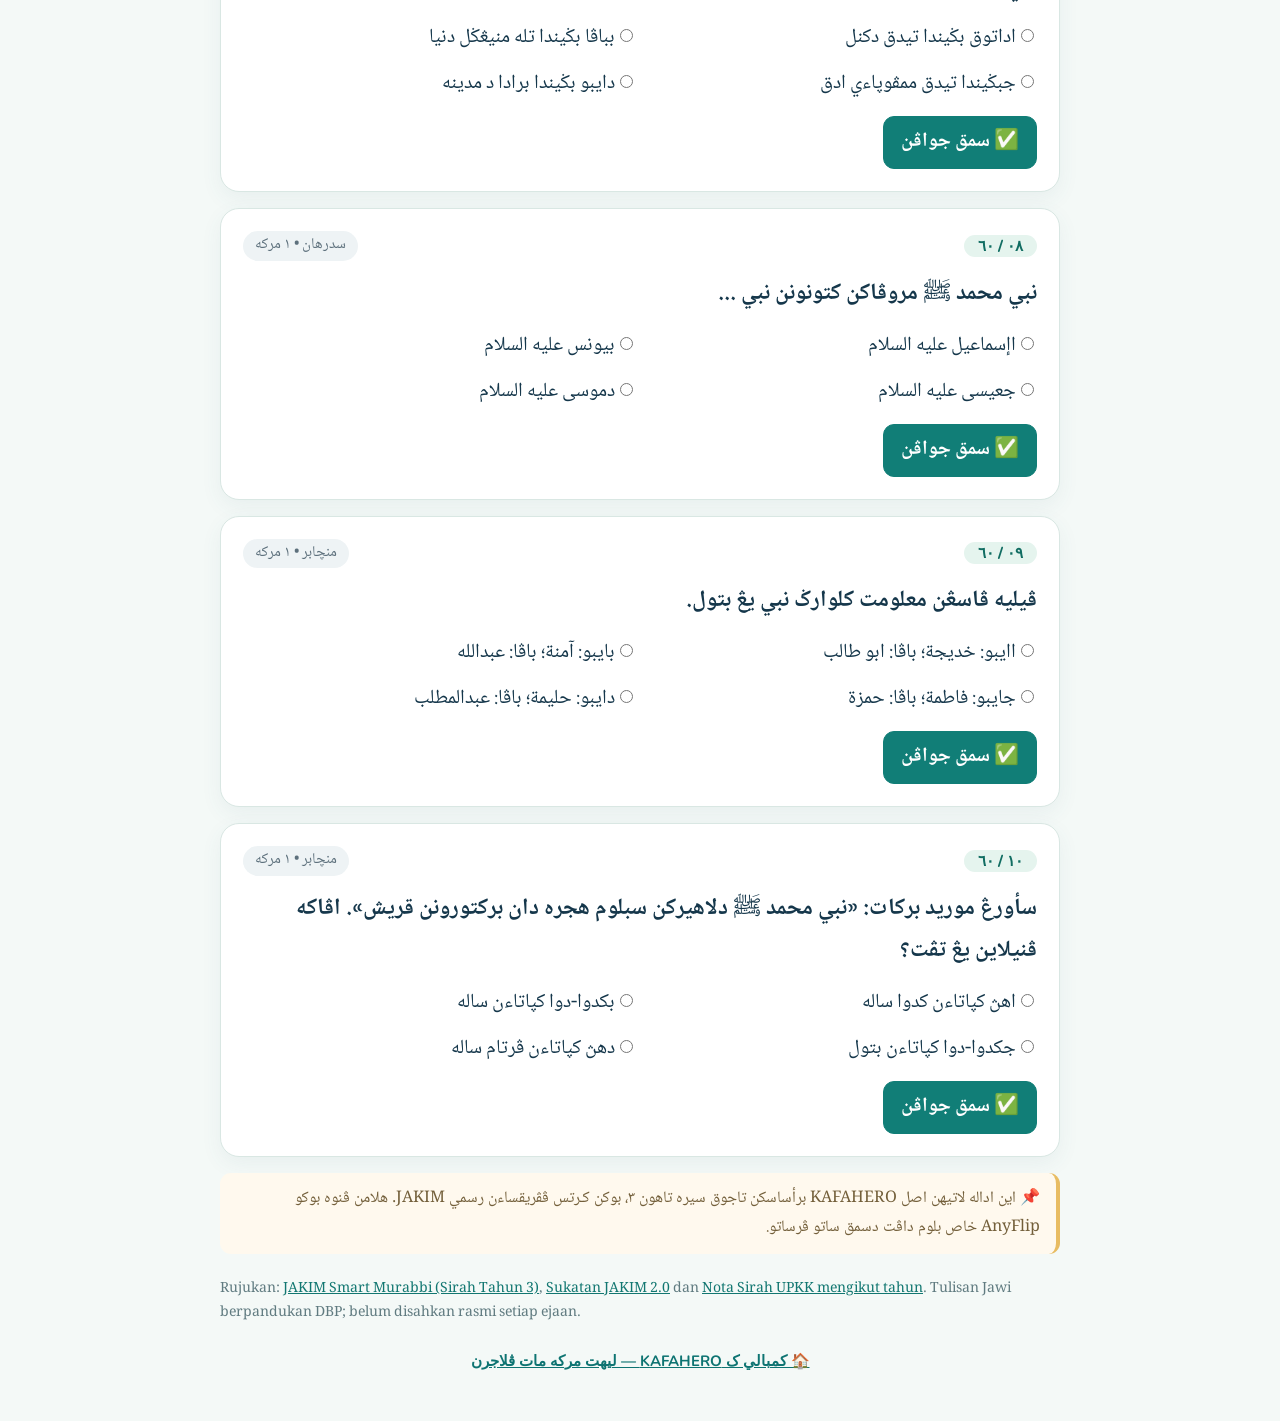
<file: sirah/index.html>
<!doctype html><html lang="ms-Arab" dir="rtl"><head>
<meta charset="utf-8"><meta name="viewport" content="width=device-width,initial-scale=1"><meta name="theme-color" content="#285a59">
<title>KAFAHERO | سيرة تاهون ٣ — ٦٠ سوءالن</title>
<meta name="description" content="60 soalan Sirah KAFA Tahun 3 JAWI: keluarga Nabi, kenabian dan wahyu, peranan Khadijah. Semak jawapan dan markah mengikut subjek.">
<link rel="stylesheet" href="../assets/css/quiz.css"><link rel="stylesheet" href="../assets/css/sirah.css">
</head><body>
<header><div class="wrap"><div class="top"><a class="home" href="../index.html">🏠 کمبالي ک KAFAHERO</a><span class="tag">کافا تاهون ٣ • ٦٠ مرکه</span></div>
<h1>📜 سيره نبي محمد ﷺ</h1><p>٦٠ سوءالن ڤلباݢاي ارس — کلوارݢ رسول الله، وحي ڤرتام دان ڤرانن سيداتنا خديجة.</p>
<p class="tilawah-subtitle" dir="ltr">KAFAHERO • Sirah Tahun 3 • Sukatan KAFA JAKIM 2.0 • Ejaan Jawi berpandukan DBP</p></div></header>
<main class="wrap body">
<section class="overview" aria-label="Markah dan kemajuan"><div><strong>جومله مرکه: <span class="score" id="score" dir="ltr">0 / 60</span></strong><small id="checked">٠ / ٦٠ سوءالن دسمق</small><div class="progress" id="progressbar" role="progressbar" aria-label="Kemajuan" aria-valuenow="0" aria-valuemin="0" aria-valuemax="60"><span id="meter"></span></div></div><div class="identity">👤 <span id="student">Tetamu</span></div></section>
<div class="notice" role="note">✅ ڤيليه جواڤن، کمودين تکن «سمق جواڤن». مرکه سـيرة دکيرا تروس ستيـاڤ کالي جواڤن دسمق، دان دسايمڤن برأسينڠن درڤد مات ڤلاجرن لاءين.</div>
<section class="section-picker"><div class="section-header"><h2>🧭 ڤيليه تاجوق</h2><p dir="ltr">Pilih mana-mana topik. Skor disimpan mengikut profil murid pada peranti ini.</p></div><div id="topics" class="section-buttons"></div></section>
<section id="quiz-section"><div class="filters"><div><h2 id="section-heading" style="margin:0">کلاهيران دان کتونونن نبي</h2><small id="question-count">١٠ سوءالن</small></div><label for="filter">اراس سوءالن: <select id="filter"><option value="semua">سموا ارس</option><option value="mudah">موده</option><option value="sederhana">سدرهان</option><option value="mencabar">منچابر</option></select></label></div>
<div class="quiz-tools"><button id="review" type="button">🔎 ک سوءالن بلوم دسمق</button><button id="reset" type="button">↻ مولاکن سمولا مرکه سيرة</button></div>
<div id="questions"></div></section>
<p class="notes">📌 اين اداله لاتيهن اصل KAFAHERO برأساسکن تاجوق سيره تاهون ٣، بوکن کـرتس ڤڤريقساءن رسمي JAKIM. هلامن ڤنوه بوکو AnyFlip خا‌ص بلوم داڤت دسمق ساتو ڤرساتو.</p>
<p class="source-note" dir="ltr">Rujukan: <a href="https://smartmurabbi.islam.gov.my/courses/sirah-tahun-3">JAKIM Smart Murabbi (Sirah Tahun 3)</a>, <a href="https://www.islam.gov.my/ms/e-penerbitan/2164-buku-sukatan-pelajaran-kafa-jakim-2-0">Sukatan JAKIM 2.0</a> dan <a href="https://desaverse.com/upkk/sirah/">Nota Sirah UPKK mengikut tahun</a>. Tulisan Jawi berpandukan DBP; belum disahkan rasmi setiap ejaan.</p>
<div class="footnav"><a href="../index.html">🏠 کمبالي ک KAFAHERO — ليهت مرکه مات ڤلاجرن</a></div></main>
<script id="quiz-data" type="application/json">{"id":"sirah","version":"2026.11.09.sirah60","max":60,"topics":[{"id":"asal","title":"کلاهيران دان کتونونن نبي","icon":"🌙","description":"مکه، تاهون ݢاجه، ايبو باڤا دان کتونونن"},{"id":"peribadi","title":"کڤريباديان دان کلوارݢ","icon":"🌟","description":"صفة الأَمِين، ڤنجاݢاءن، ايبو سوسوان دان اخلاق"},{"id":"anak","title":"ڤرکهوينن، انق دان چوچو","icon":"👨‍👩‍👧","description":"خديجة، انق٢ نبي، مننتو دان چوچو"},{"id":"wahyu","title":"کنبين دان وحي ڤرتام","icon":"📜","description":"غار حراء، جبريل، سورة العلق دان ورقة"},{"id":"baca","title":"کڤنتيڠن ممباچ دان ايعتبار","icon":"📚","description":"اوامن ڤرتام، علمو، تيندقن دان ڤڠاجرن"},{"id":"khadijah","title":"ڤرانن سيداتنا خديجة","icon":"🤲","description":"ايستري، صحابت، ڤندوکوڠ دان ڤمبنتو دعوه"}],"questions":[{"id":"S01","topic":"asal","level":"mudah","q":"د ماناکه نبي محمد ﷺ دلاهيرکن؟","options":["مدينة","دمشق","طائف","مکه"],"correct":3,"explain":"نبي محمد ﷺ دلاهيرکن د مکه."},{"id":"S02","topic":"asal","level":"mudah","q":"سياڤاکه نام ايبو نبي محمد ﷺ؟","options":["آمنة بنت وهب","فاطمة الزهراء","حليمة السعدية","خديجة بنت خويلد"],"correct":0,"explain":"ايبو نبي محمد ﷺ اياله آمنة بنت وهب."},{"id":"S03","topic":"asal","level":"mudah","q":"سياڤاکه نام باڤا نبي محمد ﷺ؟","options":["عبدالمطلب","ابو طالب","حمزة بن عبدالمطلب","عبدالله بن عبدالمطلب"],"correct":3,"explain":"باڤا نبي محمد ﷺ برنام عبدالله بن عبدالمطلب."},{"id":"S04","topic":"asal","level":"mudah","q":"نبي محمد ﷺ برکتورونن عرب درڤد قبيله ...","options":["اوس","خزرج","ثقيف","قريش"],"correct":3,"explain":"بݢيندا برکتورونن عرب قريش."},{"id":"S05","topic":"asal","level":"mudah","q":"کلاهيران نبي محمد ﷺ دکنالي سباݢاي تاهون ...","options":["بدر","هجره","ݢاجه","احد"],"correct":2,"explain":"تاهون کلاهيران بݢيندا دݢلر تاهون ݢاجه."},{"id":"S06","topic":"asal","level":"sederhana","q":"مڠاڤ تاهون کلاهيران نبي دسبوت تاهون ݢاجه؟","options":["برلاکو ڤراڠ بدر","اورڠ اسلام برهجره","تنترا برݢاجه داتڠ اونتوق مرونتوهکن کعبه","مسجد نبوي دبين"],"correct":2,"explain":"ڤريستيوا تنترا برݢاجه يڠ اينݢين مرونتوهکن کعبه برلاکو ڤد تاهون ايتو."},{"id":"S07","topic":"asal","level":"sederhana","q":"نبي محمد ﷺ دلاهيرکن دالم کأداءن يتيم کران ...","options":["داتوق بݢيندا تيدق دکنل","باڤا بݢيندا تله منيڠݢل دنيا","بݢيندا تيدق ممڤوڽاءي ادق","ايبو بݢيندا برادا د مدينه"],"correct":1,"explain":"باڤا بݢيندا منيڠݢل دنيا کتيک بݢيندا ماسح دالم کاندوڠن."},{"id":"S08","topic":"asal","level":"sederhana","q":"نبي محمد ﷺ مروڤاکن کتونونن نبي ...","options":["إسماعيل عليه السلام","يونس عليه السلام","عيسى عليه السلام","موسى عليه السلام"],"correct":0,"explain":"نبي محمد ﷺ دريڤد کتونونن نبي إسماعيل عليه السلام."},{"id":"S09","topic":"asal","level":"mencabar","q":"ڤيليه ڤاسڠن معلومت کلوارݢ نبي يڠ بتول.","options":["ايبو: خديجة؛ باڤا: ابو طالب","ايبو: آمنة؛ باڤا: عبدالله","ايبو: فاطمة؛ باڤا: حمزة","ايبو: حليمة؛ باڤا: عبدالمطلب"],"correct":1,"explain":"نام ايبو بݢيندا آمنة بنت وهب دان باڤاڽ عبدالله بن عبدالمطلب."},{"id":"S10","topic":"asal","level":"mencabar","q":"سأورڠ موريد برکات: «نبي محمد ﷺ دلاهيرکن سبلوم هجره دان برکتورونن قريش». اڤاکه ڤنيلاين يڠ تڤت؟","options":["هڽ کڽاتاءن کدوا ساله","کدوا-دوا کڽاتاءن ساله","کدوا-دوا کڽاتاءن بتول","هڽ کڽاتاءن ڤرتام ساله"],"correct":2,"explain":"بݢيندا دلاهيرکن د مکه سبلوم هجره دان برکتورونن قريش."},{"id":"S11","topic":"peribadi","level":"mudah","q":"اڤاکه ݢلرن نبي محمد ﷺ کران کجوجورن بݢيندا؟","options":["ذُو النُّورَيْن","الأَمِين","الفَاتِح","الفَارُوق"],"correct":1,"explain":"الأَمِين برمقصود اورڠ يڠ دڤرچاياءي."},{"id":"S12","topic":"peribadi","level":"mudah","q":"سياڤاکه داتوق نبي محمد ﷺ؟","options":["عبدالمطلب","عثمان بن عفان","ابو طالب","ورقة بن نوفل"],"correct":0,"explain":"عبدالمطلب اياله داتوق نبي محمد ﷺ."},{"id":"S13","topic":"peribadi","level":"mudah","q":"سياڤاکه باڤا ساودارا يڠ منجاݢ نبي سلڤس کماتين داتوقڽ؟","options":["ابو سفيان","ابو لهب","ابو بکر","ابو طالب"],"correct":3,"explain":"ابو طالب منجاݢ بݢيندا سلڤس عبدالمطلب منيڠݢل دنيا."},{"id":"S14","topic":"peribadi","level":"mudah","q":"سياڤاکه انتارا ايبو سوسوان نبي محمد ﷺ؟","options":["خديجة بنت خويلد","آمنة بنت وهب","حليمة السعدية","أم كلثوم"],"correct":2,"explain":"حليمة السعدية اداله سأورڠ درڤد ايبو سوسوان بݢيندا."},{"id":"S15","topic":"peribadi","level":"sederhana","q":"نبي محمد ﷺ برعمور براڤ کتيک ايبو بݢيندا منيڠݢل دنيا؟","options":["١٥ تاهون","١٠ تاهون","٢ تاهون","٦ تاهون"],"correct":3,"explain":"آمنة منيڠݢل دنيا کتيک بݢيندا برعمور انم تاهون."},{"id":"S16","topic":"peribadi","level":"sederhana","q":"سياڤاکه يڠ منجاݢ بݢيندا سبلوم ابو طالب؟","options":["ورقة بن نوفل","ميسرة","عبدالله بن عبدالمطلب","عبدالمطلب"],"correct":3,"explain":"سلڤس کماتين ايبوڽ، بݢيندا دجاݢ اوليه داتوقڽ، عبدالمطلب."},{"id":"S17","topic":"peribadi","level":"sederhana","q":"اڤاکه صفة بݢيندا يڠ دتونجوقکن دالم ڤريستيوا مڽلسايکن ڤرتيکاين حجر الأسود؟","options":["سمبوڠ دان تامع","عاديل دان بيجقسان","مالس دان چواي","ڤماره دان دندم"],"correct":1,"explain":"نبي مڽلسايکن ڤرتيکاين دڠن عاديل سهيڠݢ سموا قبيله برستوجو."},{"id":"S18","topic":"peribadi","level":"sederhana","q":"اڤاکه چونتوه اخلاق نبي محمد ﷺ سبلوم کنبين؟","options":["بوهوڠ دان خيانت","سومبوڠ دان تامع","ڤناکوت دان چواي","جوجور دان امانه"],"correct":3,"explain":"بݢيندا ترکنل سباݢاي سأورڠ يڠ جوجور دان امانه."},{"id":"S19","topic":"peribadi","level":"mencabar","q":"امير منجومڤاءي دوءيت راکنڽ دان ممولڠکنڽ. ديا منچونتوهي صفة نبي يڠ مان؟","options":["حسد","امانه","تامع","ڤماره"],"correct":1,"explain":"ممولڠکن بارڠ راکن مڠݢمبرکن صفة امانه."},{"id":"S20","topic":"peribadi","level":"mencabar","q":"دوا قبيله برتيکاي تنتڠ سواتو حق. ڤيليه تيندقن يڠ مڽونتوهي کبيجقساناءن نبي.","options":["مڠابايکن کدوا-دوا ڤيهق","بربينچڠ دان منچاري ڤڽلسايان عاديل","ممبلي سلاه ساتو ڤيهق","منمبه ڤرتيکاين"],"correct":1,"explain":"بݢيندا مڽلسايکن ڤرتيلڠکهن سچارا عاديل، بوکن دڠن ڤرݢادوهن."},{"id":"S21","topic":"anak","level":"mudah","q":"سياڤاکه ايستري ڤرتام نبي محمد ﷺ؟","options":["أم سلمة","خديجة بنت خويلد","حفصة بنت عمر","عائشة بنت أبي بكر"],"correct":1,"explain":"خديجة بنت خويلد اياله ايستري ڤرتام رسول الله ﷺ."},{"id":"S22","topic":"anak","level":"mudah","q":"براڤاکه جومله انق نبي محمد ﷺ يڠ بياسا دسنارايکن دالم بوکو کافا؟","options":["٤ اورڠ","٩ اورڠ","٥ اورڠ","٧ اورڠ"],"correct":3,"explain":"انق بݢيندا توجوه اورڠ: تيݢ للاکي دان امڤت ڤرمڤوان."},{"id":"S23","topic":"anak","level":"mudah","q":"سياڤاکه انق ڤرمڤوان نبي محمد ﷺ؟","options":["عبدالله","القاسم","إبراهيم","فاطمة"],"correct":3,"explain":"فاطمة اداله سأورڠ درڤد امڤت انق ڤرمڤوان نبي."},{"id":"S24","topic":"anak","level":"sederhana","q":"سياڤاکه ايبو کڤد إبراهيم، انق للاکي نبي محمد ﷺ؟","options":["خديجة بنت خويلد","مارية القبطية","حليمة السعدية","آمنة بنت وهب"],"correct":1,"explain":"مارية القبطية اياله ايبو کڤد إبراهيم."},{"id":"S25","topic":"anak","level":"sederhana","q":"ڤيليه کومڤولن انق للاکي نبي محمد ﷺ.","options":["القاسم، عبدالله، إبراهيم","أم كلثوم، زينب، رقية","الحسن، الحسين، محسن","زينب، رقية، فاطمة"],"correct":0,"explain":"تيݢ انق للاکي بݢيندا اياله القاسم، عبدالله دان إبراهيم."},{"id":"S26","topic":"anak","level":"sederhana","q":"سياڤاکه سوامي سيداتنا فاطمة؟","options":["علي بن أبي طالب","ابو بکر الصديق","عثمان بن عفان","ابو العاص بن الربيع"],"correct":0,"explain":"فاطمة برکهوين دڠن علي بن أبي طالب."},{"id":"S27","topic":"anak","level":"sederhana","q":"سياڤاکه دوا چوچو نبي محمد ﷺ يڠ ترکنل، انق فاطمة دان علي؟","options":["زيد دان أسامة","القاسم دان إبراهيم","عثمان دان عمر","الحسن دان الحسين"],"correct":3,"explain":"الحسن دان الحسين اياله چوچو نبي محمد ﷺ."},{"id":"S28","topic":"anak","level":"mencabar","q":"سيدنا عثمان بن عفان برکهوين دڠن دوا ڤوتري نبي سچارا برݢيلير. سياڤاکه مريک؟","options":["أم كلثوم دان زينب","زينب دان فاطمة","فاطمة دان رقية","رقية دان أم كلثوم"],"correct":3,"explain":"عثمان بن عفان برکهوين دڠن رقية، کمودين أم كلثوم."},{"id":"S29","topic":"anak","level":"mencabar","q":"ڤيليه ڤنيلاين يڠ بتول تنتڠ انق٢ نبي محمد ﷺ.","options":["بݢيندا تيدق ممڤوڽاءي انق ڤرمڤوان","سموا انق بݢيندا دريڤد مارية","ستياڤ انق بݢيندا دريڤد خديجة کچوالي إبراهيم","سموا انق بݢيندا للاکي"],"correct":2,"explain":"انق بݢيندا دريڤد خديجة کچوالي إبراهيم يڠ دلاهيرکن اوليه مارية القبطية."},{"id":"S30","topic":"anak","level":"mencabar","q":"کنڤاکه هوبوڠن کلوارݢ يڠ باءيق ڤنتيڠ دالم کهيدوڤن؟","options":["ممبنتوق سيکڤ منتيڠکن ديري","مڽببکن اهل کلوارݢ برجاءوهن","مڠراتکن کاسيه سايڠ دان ساليڠ ممبنتو","مڠݢالقکن ڤرݢادوهن"],"correct":2,"explain":"کلوارݢ يڠ باءيق ممبينا کاسيه سايڠ، کرجاسام دان کأمانن."},{"id":"S31","topic":"wahyu","level":"mudah","q":"د ماناکه نبي محمد ﷺ منريما وحي ڤرتام؟","options":["غار ثور","مسجد نبوي","غار حراء","بيت المقدس"],"correct":2,"explain":"وحي ڤرتام دتريما اوليه بݢيندا د غار حراء."},{"id":"S32","topic":"wahyu","level":"mudah","q":"سياڤاکه ملائکت يڠ مڽامڤايکن وحي کڤد نبي؟","options":["جبريل","إسرافيل","عزرائيل","ميكائيل"],"correct":0,"explain":"ملائکت جبريل مڽامڤايکن وحي ڤرتام."},{"id":"S33","topic":"wahyu","level":"mudah","q":"سوره اڤاکه يڠ مڠاندوڠي وحي ڤرتام؟","options":["الفاتحة","العلق","الفيل","الناس"],"correct":1,"explain":"وحي ڤرتام اداله سورة العلق ايات ١ هيڠݢ ٥."},{"id":"S34","topic":"wahyu","level":"sederhana","q":"براڤاکه عمور نبي کتيک منريما وحي ڤرتام؟","options":["٢٥ تاهون","٣٠ تاهون","٥٠ تاهون","٤٠ تاهون"],"correct":3,"explain":"بݢيندا برعمور امڤت ڤولوه تاهون کتيک منريما وحي ڤرتام."},{"id":"S35","topic":"wahyu","level":"sederhana","q":"غار حراء ترلتق د بوکيت ...","options":["جبل ثور","جبل احد","جبل عرفات","جبل النور"],"correct":3,"explain":"غار حراء ترلتق د جبل النور."},{"id":"S36","topic":"wahyu","level":"sederhana","q":"اڤاکه تيڠکه نبي سلڤس منريما وحي ڤرتام؟","options":["ڤولڠ کرومه دان ممينتا دسليموتکن","تروس برنياݢ ک شام","برڤنداه ک مدينه","ترتيدور د ڤاسر"],"correct":0,"explain":"بݢيندا ڤولڠ دالم کأداءن ڬمينتر دان ممينتا خديجة مڽليموتکنڽ."},{"id":"S37","topic":"wahyu","level":"sederhana","q":"سياڤاکه يڠ دتموي نبي دان خديجة سلڤس ڤريستيوا وحي ڤرتام؟","options":["عثمان بن عفان","ورقة بن نوفل","بلال بن رباح","أبو لهب"],"correct":1,"explain":"خديجة ممباوا نبي برتمو ورقة بن نوفل اونتوق ممينتا ڤندڤت."},{"id":"S38","topic":"wahyu","level":"mencabar","q":"اڤاکه سوسونن ڤريستيوا يڠ بتول؟","options":["برعبادة د غار حراء ← منريما وحي ← ڤولڠ ک رومه","مڠاجر د مدينه ← برعبادة ← برکهوين","ممبينا مسجد ← برعبادة ← منريما وحي","برهجره ← برنياݢ ← منريما وحي"],"correct":0,"explain":"سوسونن ڤريستيوا وحي: غار حراء، وحي ڤرتام، کمودين بݢيندا ڤولڠ ک رومه."},{"id":"S39","topic":"wahyu","level":"mencabar","q":"مڠاڤ نبي ممڤرلوکن تونجوق اجر وحي؟","options":["اونتوق ممبينا ايستان","کران وحي اداله ڤتونجوق الله کڤد انسان","اونتوق ممڤروليه ݢلرن قبيله","اونتوق منجادي ڤنياݢ ترکايا"],"correct":1,"explain":"وحي مڠاندوڠي هدايه دان ڤندوان الله سبحانه وتعالى."},{"id":"S40","topic":"wahyu","level":"mencabar","q":"ڤيليه ڤاسڠن يڠ بتول باݢي وحي ڤرتام دان ڤرينته بردعوه.","options":["الفاتحة؛ الكوثر مڠاندوڠي وحي ڤرتام","الإخلاص؛ الفلق مڠاندوڠي وحي ڤرتام","الفيل ١–٥؛ الناس مڠاندوڠي ڤرينته بردعوه","العلق ١–٥؛ المدثر مڠاندوڠي ڤرينته ممبري ڤريڠتن"],"correct":3,"explain":"سورة العلق ايات ١–٥ مروڤاکن وحي ڤرتام؛ سورة المدثر مڠاندوڠي ڤرينته ممبري ڤريڠتن."},{"id":"S41","topic":"baca","level":"mudah","q":"ڤرکاتاءن ڤرتام دالم وحي ڤرتام مڠاندوڠي ڤرينته ...","options":["برڤرانڬ","برسوروڤ","برنياݢ","ممباچ"],"correct":3,"explain":"ڤرينته «اقْرَأْ» برمقصود باچاله."},{"id":"S42","topic":"baca","level":"mudah","q":"اڤاکه مانفعت ممباچ بوکو؟","options":["منمبه علمو","مڠورڠکن ڤڠتاهوان","مڠهيلڠکن علمو","مڽببکن کمالسن"],"correct":0,"explain":"ممباچ ممبنتو موريد منمبه علمو."},{"id":"S43","topic":"baca","level":"mudah","q":"ڤيليه باهن باچاءن يڠ سسواي اونتوق موريد.","options":["بارڠ تيدق برݢونا","ڤرماينن بربهايا","بوکو ڤمبلاجرن","باجوا کوتور"],"correct":2,"explain":"بوکو ڤمبلاجرن ممبنتو موريد منچاري علمو."},{"id":"S44","topic":"baca","level":"sederhana","q":"اڤاکه مقصود وحي دالم ڤلاجرن سيره؟","options":["سوارا سموا اورڠ","کلام الله يڠ دسمڤايکن کڤد نبي دان رسول","چريتا يڠ دريک اوليه انسان","ايات يڠ دتوليس تنڤ علمو"],"correct":1,"explain":"وحي اياله کلام الله يڠ دسمڤايکن کڤد نبي دان رسول."},{"id":"S45","topic":"baca","level":"sederhana","q":"ممباچ سچارا برتروسن بوليه ممبنتو کيت ...","options":["مڠهين اورڠ لاءين","ملوڤاکن ڤلاجرن","مڠواساءي بهاس دان ڤڠتاهوان","مڠالقکن ڤمبزيرن"],"correct":2,"explain":"ممباچ ممڤربايقي کماهيرن بهاس دان منمبه ڤڠتاهوان."},{"id":"S46","topic":"baca","level":"sederhana","q":"مڠاڤ نبي محمد ﷺ برعبادة د غار حراء سبلوم منريما وحي؟","options":["اونتوق برڤراڠ","اونتوق مڠاسيڠکن ديري دان برتفقور","اونتوق منچاري ڤڠيكوت","اونتوق ممبلي بارڠ"],"correct":1,"explain":"بݢيندا برخلوت دان برعبادة د غار حراء."},{"id":"S47","topic":"baca","level":"sederhana","q":"ڤرينته «اقْرَأْ» بوليه دجاديکن ڤڠاجرن اونتوق موريد اݢر ...","options":["تيدق منسياڤکن کرجا سکوله","منجاوهي بوکو","راجين ممباچ دان بلاجر","برݢادوهن د کلس"],"correct":2,"explain":"کيت دݢالقکن ممباچ دان منونتوت علمو."},{"id":"S48","topic":"baca","level":"sederhana","q":"ماناکه عملن يڠ منچرمينکن ڤڠهياتن وحي دالم کهيدوڤن؟","options":["برعمل دڠن علمو يڠ باءيق","سلالو برکات بوهوڠ","ملاس ممباچ","مڠوسيق راکن"],"correct":0,"explain":"علمو يڠ دفهمي ڤرلو دعملکن دالم کهيدوڤن."},{"id":"S49","topic":"baca","level":"mencabar","q":"سيتي ممباچ ١٠ مينيت ستياڤ هاري. اڤاکه کسن يڠ ڤاليڠ موناسبه؟","options":["ديا تيدق بوليه مڠواساءي بهاس","ديا ڤستي منجادي مالس","ديا ڤستي ممبواڠ ماس","ڤڠتاهوانڽ بوليه برتمبه سچارا برتروسن"],"correct":3,"explain":"ممباچ سچارا کونسيستن ممبنتو ڤمبلاجرن دان ڤڠواساءن بهاس."},{"id":"S50","topic":"baca","level":"mencabar","q":"موريد ممباچ کيسه وحي ڤرتام. تيندقن ماناکه ڤاليڠ تڤت؟","options":["مڽوروه اورڠ لاءين بلاجر سهاج","مڠهين راکن يڠ لمبت ممباچ","منچاري علمو دان مڠعملکن ڤڠاجرنڽ","مڠڠݢڤ ممباچ تيدق ڤنتيڠ"],"correct":2,"explain":"ڤڠاجرن وحي مندوروڠ کيت منچاري علمو دان مڠعملکنڽ."},{"id":"S51","topic":"khadijah","level":"mudah","q":"سياڤاکه ايستري نبي يڠ مننترمکن بݢيندا سلڤس وحي ڤرتام؟","options":["حليمة السعدية","خديجة بنت خويلد","فاطمة","آمنة بنت وهب"],"correct":1,"explain":"خديجة ممبريکن سوکوڠن کڤد نبي سلڤس وحي ڤرتام."},{"id":"S52","topic":"khadijah","level":"mudah","q":"سيداتنا خديجة مروڤاکن انتارا اورڠ ڤرتام يڠ ...","options":["مموسوهي رسول الله ﷺ","برايمان کڤد رسول الله ﷺ","مڠهالڠ دعوه اسلام","مڽمبه برهالا سلڤس کنبين"],"correct":1,"explain":"خديجة ممڤرچاياءي دعوه نبي دان انتارا اورڠ ترأول مملوق اسلام."},{"id":"S53","topic":"khadijah","level":"sederhana","q":"اڤاکه بارڠ يڠ دسبومبڠکن اوليه خديجة اونتوق ممبنتو دعوه؟","options":["سينجاتا اونتوق مموسوهي نبي","هرتا بلياو","ڤاتوڠ برهالا","بارڠ چوري"],"correct":1,"explain":"خديجة مڠوربنکن هرتا بلياو اونتوق ممبنتو دعوه رسول الله ﷺ."},{"id":"S54","topic":"khadijah","level":"sederhana","q":"کڤد سياڤاکه خديجة ممباوا رسول الله ﷺ سلڤس منريما وحي ڤرتام؟","options":["أبو سفيان","أبو جهل","أبرهة","ورقة بن نوفل"],"correct":3,"explain":"خديجة ممباوا بݢيندا برتمو ورقة بن نوفل."},{"id":"S55","topic":"khadijah","level":"sederhana","q":"چونتوه ڤرانن خديجة سباݢاي ايستري اداله ...","options":["منسوروه نبي برهنتي بردعوه","ممبيارکن نبي براسا تاکوت","مننترمکن نبي کتيک ݢوسر","مڠهين نبي کتيک سوسه"],"correct":2,"explain":"خديجة مننترمکن نبي دان منونجوقکن کاسيه سايڠ."},{"id":"S56","topic":"khadijah","level":"sederhana","q":"ڤرانن خديجة سباݢاي ڤمبنتو دعوه اداله ...","options":["ممبواڠ سموا بکلن","مڠهالڠ صحابت بلاجر","مڽکوتوکن الله","ممبري سوکوڠن دان هرتا"],"correct":3,"explain":"خديجة ممبريکن سوکوڠن موتيفاسي دان هرتا اونتوق دعوه اسلام."},{"id":"S57","topic":"khadijah","level":"sederhana","q":"اڤاکه سيکڤ خديجة کتيک نبي مڠهادڤي کيسوسهن؟","options":["ستيا دان صبر","مموسوهي بݢيندا","تيدق ڤدولي","سوکا مڠهين"],"correct":0,"explain":"خديجة تتڤ ستيا دان ممبريکن سوکوڠن کڤد رسول الله ﷺ."},{"id":"S58","topic":"khadijah","level":"mencabar","q":"راکن کامو برسديه سلڤس ݢاݢل دالم اوجين. تيندقن ماناکه منچونتوهي خديجة؟","options":["منيوه راکن ڤوتوس اسا","مڠاجق راکن منتاواءکنڽ","مننترمکن دان ممبريکن سموڠت","مڠابايکن راکن"],"correct":2,"explain":"سوکوڠن دان کاسيه سايڠ اداله انتارا تلادن خديجة."},{"id":"S59","topic":"khadijah","level":"mencabar","q":"مڠاڤ خديجة ممباوا نبي برتمو ورقة بن نوفل؟","options":["اونتوق مڽمبوڽيکن ماکنن","اونتوق مڠاجق اورڠ برڤراڠ","اونتوق مندافت ڤنجلسن دان ناسيحت اورڠ برعلمو","اونتوق منجوال بکلن دڠن ماهل"],"correct":2,"explain":"بلياو منچاري ڤندڤت اورڠ يڠ ممڤوڽاءي علمو تنتڠ کيتاب سبلوم اسلام."},{"id":"S60","topic":"khadijah","level":"mencabar","q":"ڤيليه روميوسن ترباءيق تنتڠ ڤرانن خديجة دالم کهيدوڤن نبي.","options":["برڤيسه، ممبوڠ دان مڽکسا","ممڤرچاياءي، مننترمکن دان ممبنتو دعوه","مموسوهي، مڠهالڠ دان مملوکن","مڠهين، مڽره دان ممبيارکن"],"correct":1,"explain":"خديجة منديري سوکوڠن اموسي، کڤرچاياءن دان هرتا کڤد نبي."}]}</script>
<script src="../assets/js/kafahero.js"></script><script src="../assets/js/sirah-quiz.js"></script></body></html>
</file>
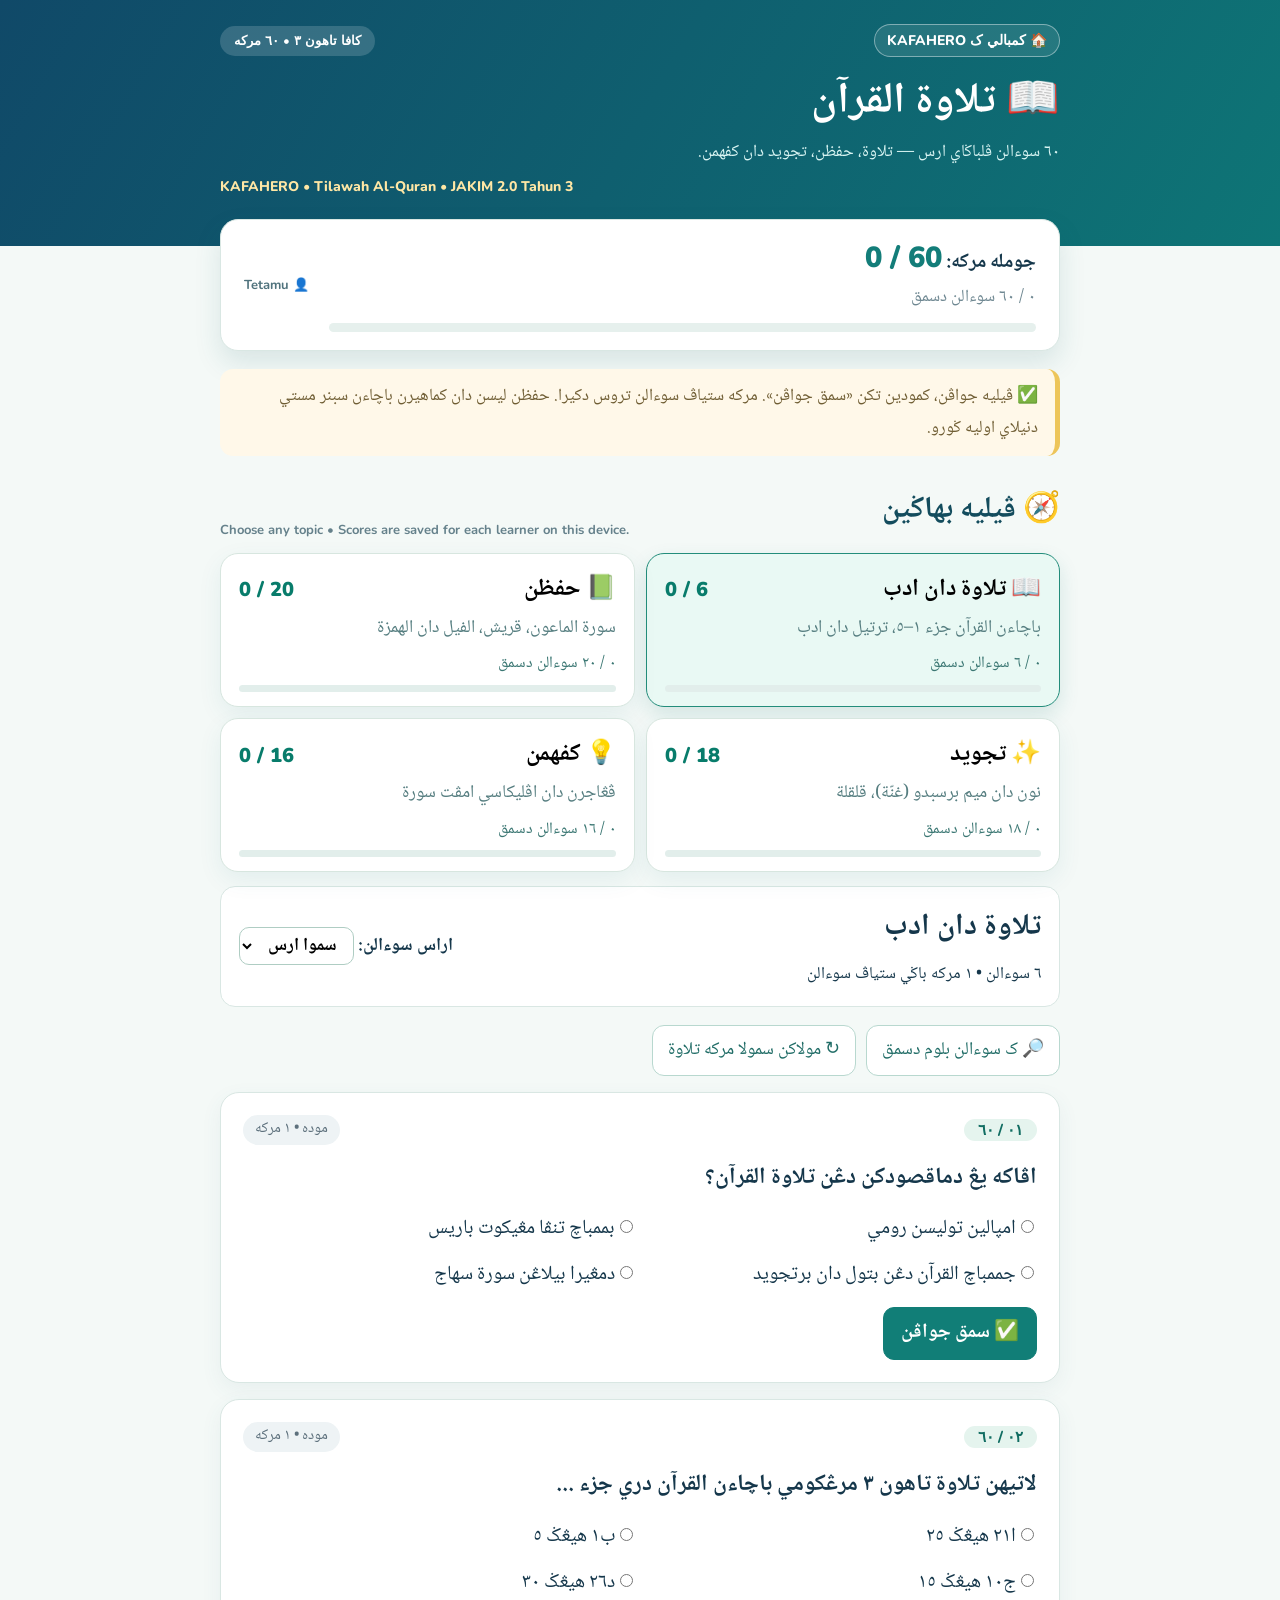
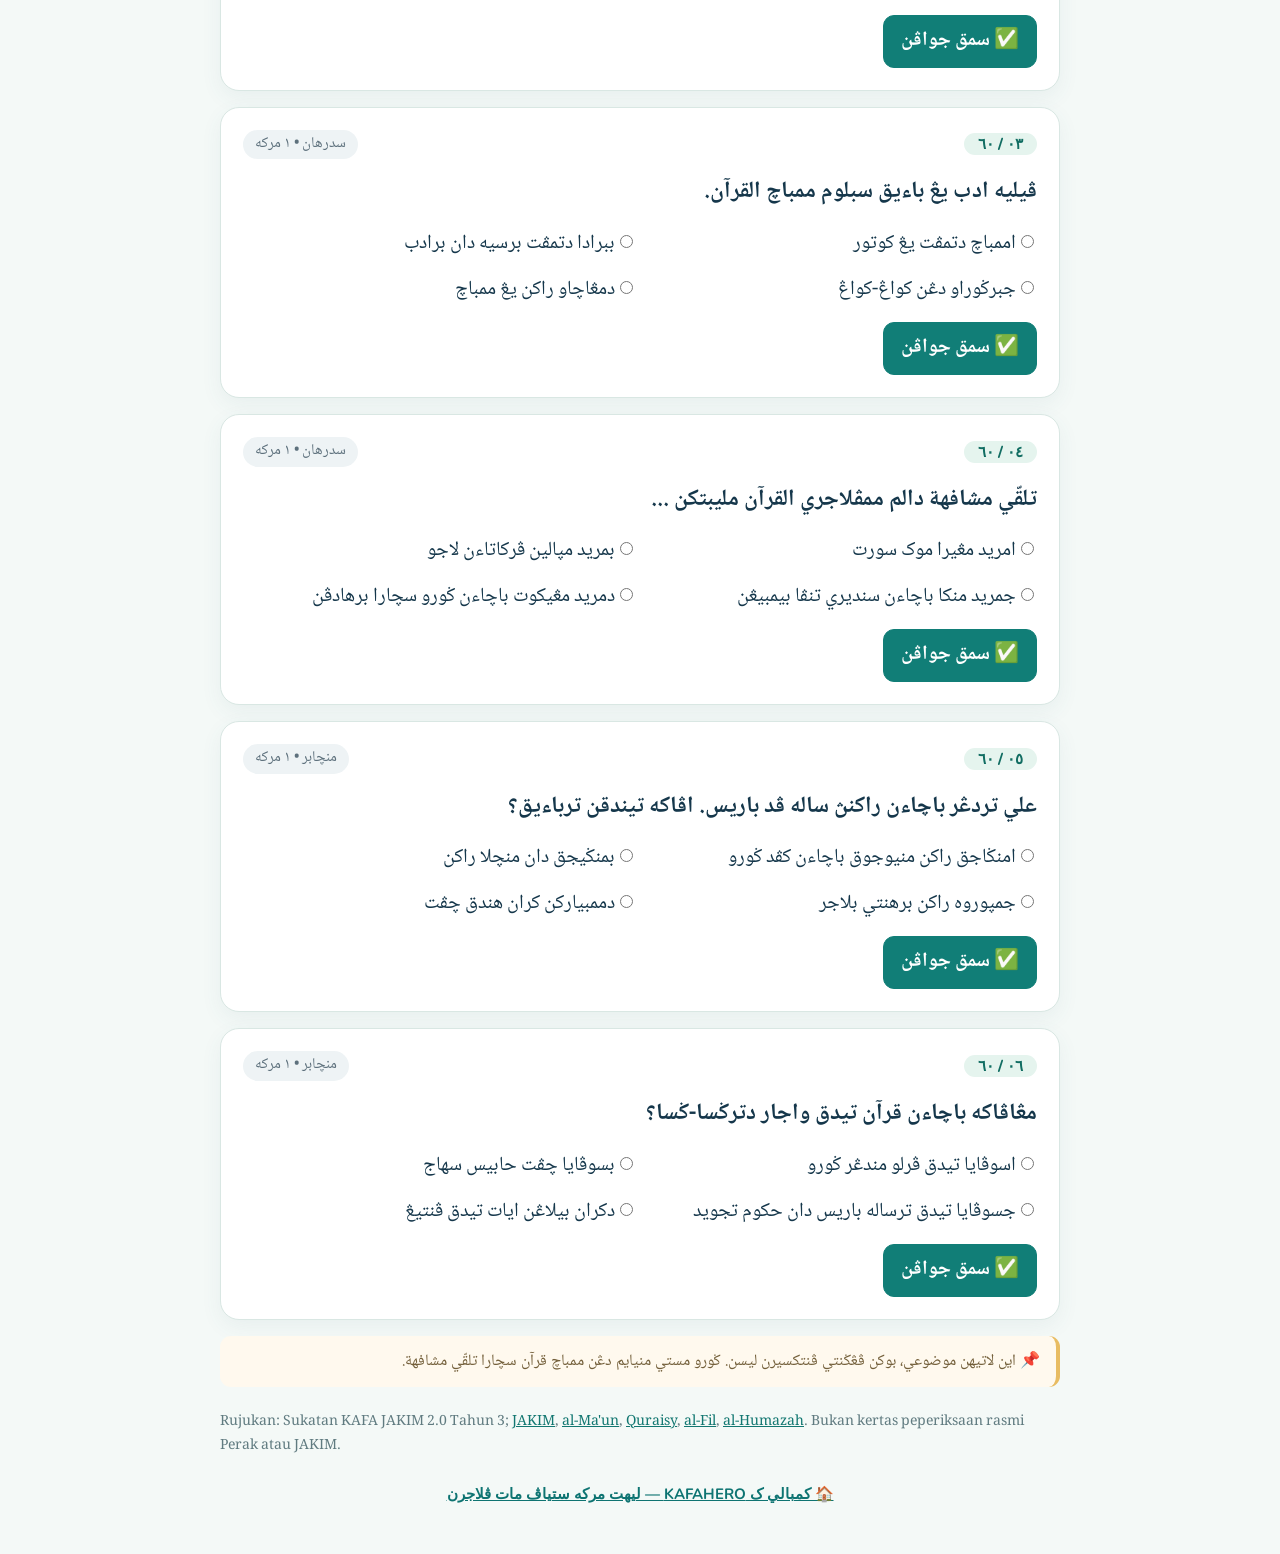
<file: tilawah-al-quran/index.html>
<!doctype html><html lang="ms-Arab" dir="rtl"><head>
<meta charset="utf-8"><meta name="viewport" content="width=device-width,initial-scale=1"><meta name="theme-color" content="#0b556a">
<title>KAFAHERO | تلاوة القرآن تاهون ٣ — ٦٠ سوءالن</title>
<meta name="description" content="60 soalan Tilawah Al-Quran KAFA Tahun 3 Jawi: Hafazan, Tajwid, Kefahaman, bacaan dan adab. Semak jawapan dan markah terus.">
<link rel="stylesheet" href="../assets/css/quiz.css"><link rel="stylesheet" href="../assets/css/tilawah.css">
</head><body>
<header><div class="wrap"><div class="top"><a class="home" href="../index.html">🏠 کمبالي ک KAFAHERO</a><span class="tag">کافا تاهون ٣ • ٦٠ مرکه</span></div>
<h1>📖 تلاوة القرآن</h1><p>٦٠ سوءالن ڤلباݢاي ارس — تلاوة، حفظن، تجويد دان کفهمن.</p>
<p class="tilawah-subtitle" dir="ltr">KAFAHERO • Tilawah Al-Quran • JAKIM 2.0 Tahun 3</p></div></header>
<main class="wrap body">
<section class="overview" aria-label="Markah dan kemajuan"><div><strong>جومله مرکه: <span class="score" id="score" dir="ltr">0 / 60</span></strong><small id="checked">٠ / ٦٠ سوءالن دسمق</small><div class="progress" id="progressbar" role="progressbar" aria-label="Kemajuan" aria-valuenow="0" aria-valuemin="0" aria-valuemax="60"><span id="meter"></span></div></div><div class="identity">👤 <span id="student">Tetamu</span></div></section>
<div class="notice" role="note">✅ ڤيليه جواڤن، کمودين تکن «سمق جواڤن». مرکه ستياڤ سوءالن تروس دکيرا. حفظن ليسن دان کماهيرن باچاءن سبنر مستي دنيلاي اوليه ݢورو.</div>
<section class="section-picker"><div class="section-header"><h2>🧭 ڤيليه بهاݢين</h2><p dir="ltr">Choose any topic • Scores are saved for each learner on this device.</p></div><div id="topics" class="section-buttons"></div></section>
<section id="quiz-section"><div class="filters"><div><h2 id="section-heading" style="margin:0">تلاوة دان ادب</h2><small id="question-count">٦ سوءالن</small></div><label for="filter">اراس سوءالن: <select id="filter"><option value="semua">سموا ارس</option><option value="mudah">موده</option><option value="sederhana">سدرهان</option><option value="mencabar">منچابر</option></select></label></div>
<div class="quiz-tools"><button id="review" type="button">🔎 ک سوءالن بلوم دسمق</button><button id="reset" type="button">↻ مولاکن سمولا مرکه تلاوة</button></div>
<div id="questions"></div></section>
<p class="notes">📌 اين لاتيهن موضوعي، بوکن ڤڠݢنتي ڤنتکسيرن ليسن. ݢورو مستي منيايم دڠن ممباچ قرآن سچارا تلقّي مشافهة.</p>
<p class="source-note" dir="ltr">Rujukan: Sukatan KAFA JAKIM 2.0 Tahun 3; <a href="https://www.islam.gov.my/ms/e-penerbitan/2164-buku-sukatan-pelajaran-kafa-jakim-2-0">JAKIM</a>, <a href="https://quran.com/ms/al-maun">al-Ma'un</a>, <a href="https://quran.com/ms/quraysh">Quraisy</a>, <a href="https://quran.com/ms/al-fil">al-Fil</a>, <a href="https://quran.com/ms/al-humazah">al-Humazah</a>. Bukan kertas peperiksaan rasmi Perak atau JAKIM.</p>
<div class="footnav"><a href="../index.html">🏠 کمبالي ک KAFAHERO — ليهت مرکه ستياڤ مات ڤلاجرن</a></div></main>
<script id="quiz-data" type="application/json">{"id":"tilawah-al-quran","version":"2026.11.09.tilawah60","max":60,"topics":[{"id":"tilawah","title":"تلاوة دان ادب","icon":"📖","description":"باچاءن القرآن جزء ١–٥، ترتيل دان ادب"},{"id":"hafazan","title":"حفظن","icon":"📗","description":"سورة الماعون، قريش، الفيل دان الهمزة"},{"id":"tajwid","title":"تجويد","icon":"✨","description":"نون دان ميم برسبدو (غنّة)، قلقلة"},{"id":"kefahaman","title":"کفهمن","icon":"💡","description":"ڤڠاجرن دان اڤليکاسي امڤت سورة"}],"questions":[{"id":"T01","topic":"tilawah","level":"mudah","q":"اڤاکه يڠ دماقصودکن دڠن تلاوة القرآن؟","options":["مڽالين توليسن رومي","ممباچ تنڤا مڠيکوت باريس","ممباچ القرآن دڠن بتول دان برتجويد","مڠيرا بيلاڠن سورة سهاج"],"correct":2,"explain":"تلاوة برمقصود ممباچ القرآن دڠن بتول، لنچر دان مڠيکوت حکوم تجويد."},{"id":"T02","topic":"tilawah","level":"mudah","q":"لاتيهن تلاوة تاهون ٣ مرڠکومي باچاءن القرآن دري جزء ...","options":["٢١ هيڠݢ ٢٥","١ هيڠݢ ٥","١٠ هيڠݢ ١٥","٢٦ هيڠݢ ٣٠"],"correct":1,"explain":"سکوڤ تلاوة تاهون ٣ مرڠکومي باچاءن جزء ١ هيڠݢ ٥."},{"id":"T03","topic":"tilawah","level":"sederhana","q":"ڤيليه ادب يڠ باءيق سبلوم ممباچ القرآن.","options":["ممباچ دتمڤت يڠ کوتور","برادا دتمڤت برسيه دان برادب","برݢوراو دڠن کواڠ-کواڠ","مڠاچاو راکن يڠ ممباچ"],"correct":1,"explain":"ممباچ القرآن هندقله دلاکوکن دڠن ادب دان دتمڤت يڠ سسواي."},{"id":"T04","topic":"tilawah","level":"sederhana","q":"تلقّي مشافهة دالم ممڤلاجري القرآن مليبتکن ...","options":["مريد مڠيرا موک سورت","مريد مڽالين ڤرکاتاءن لاجو","مريد منکا باچاءن سنديري تنڤا بيمبيڠن","مريد مڠيکوت باچاءن ݢورو سچارا برهادڤن"],"correct":3,"explain":"تلقّي مشافهة ادااله بلاجر باچاءن سچارا برهادڤن دڠن ݢورو."},{"id":"T05","topic":"tilawah","level":"mencabar","q":"علي تردڠر باچاءن راکنڽ ساله ڤد باريس. اڤاکه تيندقن ترباءيق؟","options":["منݢاجق راکن منيوجوق باچاءن کڤد ݢورو","منݢيجق دان منچلا راکن","مڽوروه راکن برهنتي بلاجر","ممبيارکن کران هندق چڤت"],"correct":0,"explain":"کسيلاڤن باچاءن واجب دبَتولکن دڠن بيمبيڠن ݢورو سچارا برادب."},{"id":"T06","topic":"tilawah","level":"mencabar","q":"مڠاڤاکه باچاءن قرآن تيدق واجار دترݢسا-ݢسا؟","options":["سوڤايا تيدق ڤرلو مندڠر ݢورو","سوڤايا چڤت حابيس سهاج","سوڤايا تيدق ترساله باريس دان حکوم تجويد","کران بيلاڠن ايات تيدق ڤنتيڠ"],"correct":2,"explain":"باچاءن يڠ ترتيل ممبنتو منجاݢ مسبوتن، باريس دان حکوم تجويد."},{"id":"T07","topic":"hafazan","level":"mudah","q":"سورة الماعون ممڤوڽاءي براڤ ايات؟","options":["٩","٦","٥","٧"],"correct":3,"explain":"سورة الماعون ممڤوڽاءي ٧ ايات."},{"id":"T08","topic":"hafazan","level":"mudah","q":"ڤيليه ايات ڤرتام سورة الماعون.","options":["وَيْلٌ لِكُلِّ هُمَزَةٍ لُمَزَةٍ","أَرَأَيْتَ الَّذِي يُكَذِّبُ بِالدِّينِ","لِإِيلَافِ قُرَيْشٍ","أَلَمْ تَرَ كَيْفَ فَعَلَ رَبُّكَ"],"correct":1,"explain":"سورة الماعون برمولا دڠن «أَرَأَيْتَ الَّذِي يُكَذِّبُ بِالدِّينِ»."},{"id":"T09","topic":"hafazan","level":"sederhana","q":"سلڤس «فَذَٰلِكَ الَّذِي يَدُعُّ الْيَتِيمَ» ايات ماناکه يڠ برايکوتڽ؟","options":["وَلَا يَحُضُّ عَلَىٰ طَعَامِ الْمِسْكِينِ","فَوَيْلٌ لِلْمُصَلِّينَ","الَّذِينَ هُمْ يُرَاءُونَ","وَيَمْنَعُونَ الْمَاعُونَ"],"correct":0,"explain":"ايات کتيݢ سورة الماعون اياله «وَلَا يَحُضُّ عَلَىٰ طَعَامِ الْمِسْكِينِ»."},{"id":"T10","topic":"hafazan","level":"sederhana","q":"ڤتوقن «الَّذِينَ هُمْ عَنْ صَلَاتِهِمْ سَاهُونَ» اداله ايات ک ... دالم سورة الماعون.","options":["٥","٧","٢","٣"],"correct":0,"explain":"ڤتوقن ايتو اياله ايات کليما سورة الماعون."},{"id":"T11","topic":"hafazan","level":"mencabar","q":"ڤيليه سوسونن ايات تراخير سورة الماعون يڠ بتول.","options":["الَّذِينَ هُمْ يُرَاءُونَ ← وَيَمْنَعُونَ الْمَاعُونَ","أَرَأَيْتَ الَّذِي يُكَذِّبُ بِالدِّينِ ← وَيَمْنَعُونَ الْمَاعُونَ","الَّذِينَ هُمْ يُرَاءُونَ ← فَذَٰلِكَ الَّذِي يَدُعُّ الْيَتِيمَ","وَيَمْنَعُونَ الْمَاعُونَ ← فَوَيْلٌ لِلْمُصَلِّينَ"],"correct":0,"explain":"ايات ک-٦ اياله «الَّذِينَ هُمْ يُرَاءُونَ» دان ايات ک-٧ «وَيَمْنَعُونَ الْمَاعُونَ»."},{"id":"T12","topic":"hafazan","level":"mudah","q":"سورة قريش ممڤوڽاءي براڤ ايات؟","options":["٤","٧","٩","٥"],"correct":0,"explain":"سورة قريش ممڤوڽاءي ٤ ايات."},{"id":"T13","topic":"hafazan","level":"mudah","q":"ڤيليه ايات ڤرتام سورة قريش.","options":["فَلْيَعْبُدُوا رَبَّ هَٰذَا الْبَيْتِ","لِإِيلَافِ قُرَيْشٍ","وَيَمْنَعُونَ الْمَاعُونَ","فَجَعَلَهُمْ كَعَصْفٍ مَأْكُولٍ"],"correct":1,"explain":"سورة قريش برمولا دڠن «لِإِيلَافِ قُرَيْشٍ»."},{"id":"T14","topic":"hafazan","level":"mudah","q":"ايات «فَلْيَعْبُدُوا رَبَّ هَٰذَا الْبَيْتِ» اداله ايات ک ... سورة قريش.","options":["٣","١","٤","٢"],"correct":0,"explain":"ايات ايتو اداله ايات کتيݢ سورة قريش."},{"id":"T15","topic":"hafazan","level":"sederhana","q":"ڤتوقن «رِحْلَةَ الشِّتَاءِ وَالصَّيْفِ» ترداڤت دالم سورة ...","options":["الهمزة","الفيل","الماعون","قريش"],"correct":3,"explain":"ڤتوقن ايتو ترداڤت دالم ايات کدوا سورة قريش."},{"id":"T16","topic":"hafazan","level":"mencabar","q":"ڤيليه سمبوڠن سلڤس «فَلْيَعْبُدُوا رَبَّ هَٰذَا الْبَيْتِ».","options":["إِيلَافِهِمْ رِحْلَةَ الشِّتَاءِ وَالصَّيْفِ","الَّذِي أَطْعَمَهُمْ مِنْ جُوعٍ وَآمَنَهُمْ مِنْ خَوْفٍ","كَلَّا لَيُنْبَذَنَّ فِي الْحُطَمَةِ","أَلَمْ يَجْعَلْ كَيْدَهُمْ فِي تَضْلِيلٍ"],"correct":1,"explain":"ايات کأمڤت سورة قريش مڽبوت نعمت ماکنن دان کأمانن."},{"id":"T17","topic":"hafazan","level":"mudah","q":"سورة الفيل ممڤوڽاءي براڤ ايات؟","options":["٧","٦","٥","٤"],"correct":2,"explain":"سورة الفيل ممڤوڽاءي ٥ ايات."},{"id":"T18","topic":"hafazan","level":"mudah","q":"سورة ماناکه برمولا دڠن «أَلَمْ تَرَ كَيْفَ فَعَلَ رَبُّكَ بِأَصْحَابِ الْفِيلِ»؟","options":["الفيل","الماعون","الهمزة","قريش"],"correct":0,"explain":"ايتو ايات ڤرتام سورة الفيل."},{"id":"T19","topic":"hafazan","level":"sederhana","q":"ڤيليه ايات يڠ مڽبوت بورونڠ ابابيل.","options":["وَأَرْسَلَ عَلَيْهِمْ طَيْرًا أَبَابِيلَ","فَوَيْلٌ لِلْمُصَلِّينَ","إِنَّهَا عَلَيْهِمْ مُؤْصَدَةٌ","لِإِيلَافِ قُرَيْشٍ"],"correct":0,"explain":"سورة الفيل ايات ک-٣ مڽبوت بورونڠ ابابيل."},{"id":"T20","topic":"hafazan","level":"sederhana","q":"ڤتوقن «تَرْمِيهِمْ بِحِجَارَةٍ مِنْ سِجِّيلٍ» اداله ايات ک ... سورة الفيل.","options":["٤","٣","٢","٥"],"correct":0,"explain":"ايتو ايات کأمڤت سورة الفيل."},{"id":"T21","topic":"hafazan","level":"mencabar","q":"ماناکه ايات تراخير سورة الفيل؟","options":["وَيَمْنَعُونَ الْمَاعُونَ","وَمَا أَدْرَاكَ مَا الْحُطَمَةُ","وَأَرْسَلَ عَلَيْهِمْ طَيْرًا أَبَابِيلَ","فَجَعَلَهُمْ كَعَصْفٍ مَأْكُولٍ"],"correct":3,"explain":"سورة الفيل دأخير دڠن ايات «فَجَعَلَهُمْ كَعَصْفٍ مَأْكُولٍ»."},{"id":"T22","topic":"hafazan","level":"mudah","q":"سورة الهمزة ممڤوڽاءي براڤ ايات؟","options":["٧","٨","٩","٥"],"correct":2,"explain":"سورة الهمزة ممڤوڽاءي ٩ ايات."},{"id":"T23","topic":"hafazan","level":"mudah","q":"ڤيليه ايات ڤرتام سورة الهمزة.","options":["لِإِيلَافِ قُرَيْشٍ","فَوَيْلٌ لِلْمُصَلِّينَ","أَلَمْ يَجْعَلْ كَيْدَهُمْ فِي تَضْلِيلٍ","وَيْلٌ لِكُلِّ هُمَزَةٍ لُمَزَةٍ"],"correct":3,"explain":"سورة الهمزة برمولا دڠن «وَيْلٌ لِكُلِّ هُمَزَةٍ لُمَزَةٍ»."},{"id":"T24","topic":"hafazan","level":"mudah","q":"ڤتوقن «الَّذِي جَمَعَ مَالًا وَعَدَّدَهُ» اداله ايات ک ... سورة الهمزة.","options":["٤","٦","٢","٩"],"correct":2,"explain":"ڤتوقن ايتو اداله ايات کدوا سورة الهمزة."},{"id":"T25","topic":"hafazan","level":"sederhana","q":"سورة الهمزة مڽبوت «نَارُ اللَّهِ الْمُوقَدَةُ» دالم ايات ک ...","options":["٤","٦","٣","٨"],"correct":1,"explain":"ايات ک-٦ مڽبوت «نَارُ اللَّهِ الْمُوقَدَةُ»."},{"id":"T26","topic":"hafazan","level":"sederhana","q":"ڤيليه ايات تراخير سورة الهمزة.","options":["يَحْسَبُ أَنَّ مَالَهُ أَخْلَدَهُ","الَّتِي تَطَّلِعُ عَلَى الْأَفْئِدَةِ","إِنَّهَا عَلَيْهِمْ مُؤْصَدَةٌ","فِي عَمَدٍ مُمَدَّدَةٍ"],"correct":3,"explain":"ايات ک-٩ سورة الهمزة اياله «فِي عَمَدٍ مُمَدَّدَةٍ»."},{"id":"T27","topic":"tajwid","level":"mudah","q":"حکوم نّ دان مّ يڠ برسبدو دباچ دڠن ...","options":["دڠوڠ","ڤنجڠ ٦ حرکت","سنيڤ","لنتونن"],"correct":0,"explain":"نون دان ميم برسبدو واجب دباچ دڠن غنّة (دڠوڠ)."},{"id":"T28","topic":"tajwid","level":"mudah","q":"براڤ حرکت باچاءن غنّة باݢي نّ دان مّ برسبدو؟","options":["١ حركة","٦ حركة","٤ حركة","٢ حركة"],"correct":3,"explain":"غنّة باݢي نّ دان مّ برسبدو دباچ سلا‌ما ٢ حرکت."},{"id":"T29","topic":"tajwid","level":"mudah","q":"ڤيليه حروف نون يڠ برسبدو.","options":["نَ","نْ","مّ","نّ"],"correct":3,"explain":"حروف «نّ» ممڤوڽاءي تندا سبـدو."},{"id":"T30","topic":"tajwid","level":"mudah","q":"براڤ حروف قلقلة؟","options":["٦","٣","٤","٥"],"correct":3,"explain":"حروف قلقلة اد ٥: ق، ط، ب، ج، د."},{"id":"T31","topic":"tajwid","level":"mudah","q":"ڤيليه کومڤولن حروف قلقلة يڠ بتول.","options":["ا، و، ي، ن، م","ل، ر، م، ن، و","ق، ط، ب، ج، د","س، ش، ص، ض، ز"],"correct":2,"explain":"حروف قلقلة بوليه دأيڠت دڠن «قطب جد»."},{"id":"T32","topic":"tajwid","level":"mudah","q":"قلقلة برمقصود بوني يڠ ...","options":["برلنتون","دممڤنجڠکن امڤت حرکت","برڠنتي تنڤا بوني","بردڠوڠ دوا حرکت"],"correct":0,"explain":"قلقلة اياله لنتونن بوني ڤد حروف قلقلة يڠ سوکون."},{"id":"T33","topic":"tajwid","level":"sederhana","q":"دالم ڤرکاتاءن «إِنَّ»، حروف ماناکه يڠ واچب ددڠوڠکن؟","options":["م","نّ","ا","ت"],"correct":1,"explain":"«إِنَّ» ممڤوڽاءي نون برسبدو يڠ بردڠوڠ ٢ حرکت."},{"id":"T34","topic":"tajwid","level":"sederhana","q":"دالم ڤرکاتاءن «ثُمَّ»، حروف ماناکه يڠ واچب ددڠوڠکن؟","options":["ث","و","مّ","ر"],"correct":2,"explain":"«ثُمَّ» ممڤوڽاءي ميم برسبدو يڠ بردڠوڠ ٢ حرکت."},{"id":"T35","topic":"tajwid","level":"sederhana","q":"ڤيليه ڤرکاتاءن يڠ مڠاندوڠي نون برسبدو.","options":["كِتَابٌ","إِنَّ","هُمْ","مِنْ"],"correct":1,"explain":"«إِنَّ» مڠاندوڠي حروف نّ يڠ برسبدو."},{"id":"T36","topic":"tajwid","level":"sederhana","q":"ڤيليه ڤرکاتاءن يڠ مڠاندوڠي ميم برسبدو.","options":["أَمْ","عَمَّ","إِنْ","مِنَ"],"correct":1,"explain":"«عَمَّ» مڠاندوڠي حروف مّ يڠ برسبدو."},{"id":"T37","topic":"tajwid","level":"sederhana","q":"بيلکاه حروف قلقلة دباچ دڠن لنتونن؟","options":["هڽ اڤابيلا ادا نون برسبدو","اڤابيلا ستيڤ حروف برباريس اتس","اڤابيلا حروف قلقلة برسکون","ڤد ستيڤ ايات تنڤا شرت"],"correct":2,"explain":"لنتونن قلقلة دباچ اڤابيلا حروف قلقلة دالم کأداءن سوکون."},{"id":"T38","topic":"tajwid","level":"sederhana","q":"دالم «يَجْعَلْ» حروف قلقلة برسکون اياله ...","options":["ع","ي","جْ","لْ"],"correct":2,"explain":"حروف جْ اداله حروف قلقلة برسکون."},{"id":"T39","topic":"tajwid","level":"sederhana","q":"دالم «أَطْعَمَهُمْ» حروف قلقلة برسکون اياله ...","options":["ع","م","طْ","أ"],"correct":2,"explain":"طْ ترماسوق دالم ٥ حروف قلقلة."},{"id":"T40","topic":"tajwid","level":"sederhana","q":"ڤيليه ڤرنيا‌تاءن يڠ بتول تنتڠ غنّة دان قلقلة.","options":["قلقلة ادا ٢ حروف سهاج","غنّة بردڠوڠ، قلقلة برلنتون","کدوا-دواڽ ممڤوڽاءي ٦ حرکت","کدوا-دواڽ دباچ دڠوڠ"],"correct":1,"explain":"غنّة اياله دڠوڠ؛ قلقلة ڤولا لنتونن حروف ترتنتو."},{"id":"T41","topic":"tajwid","level":"mencabar","q":"ڤد لفظ «إِنَّهَا»، مڠاڤاکه حروف نّ دڠوڠ؟","options":["کران حروف نون برسکون","کران حروف نون برسبدو","کران ايات ايتو ڤنجڠ","کران حروف ها برسبدو"],"correct":1,"explain":"حروف نّ برسبدو ممرلوکن باچاءن غنّة سلا‌ما دوا حرکت."},{"id":"T42","topic":"tajwid","level":"mencabar","q":"ڤيليه لفظ يڠ ممڤوڽاءي قلقلة ڤد حروف بْ.","options":["أَبْتَرُ","ثُمَّ","إِنَّ","سَلامٌ"],"correct":0,"explain":"«أَبْتَرُ» مڠاندوڠي حروف بْ، حروف قلقلة يڠ برسکون."},{"id":"T43","topic":"tajwid","level":"mencabar","q":"حروف ماناکه تيدق ترماسوق دالم کومڤولن قلقلة؟","options":["ق","ح","ب","د"],"correct":1,"explain":"حروف ح بوکن درڤد حروف قلقلة قطب جد."},{"id":"T44","topic":"tajwid","level":"mencabar","q":"ݢورو ممينتا موريد ممبيذاکن «إِنَّ» دان «إِنْ». اڤاکه ڤربينچڠن يڠ بتول؟","options":["«إِنْ» ميم برسبدو","کدوا-دواڽ نون برسبدو","کدوا-دواڽ حروف قلقلة","«إِنَّ» نون برسبدو، «إِنْ» نون سوکون"],"correct":3,"explain":"«إِنَّ» ممڤوڽاءي نّ برسبدو، ماناکالا «إِنْ» ممڤوڽاءي نون سوکون."},{"id":"T45","topic":"kefahaman","level":"mudah","q":"سورة الماعون مڠاجر کيت سوڤايا ...","options":["مڠهينا جيرن","مڠاسيهي انق يتيم دان ممبنتو اورڠ ميسکين","مڠومڤول هرتا اونتوق ڤوجين","مڠابايکن اورڠ سوسه"],"correct":1,"explain":"سورة الماعون منکانکن کڤريهاتينن کڤد انق يتيم دان ااورڠ ميسکين."},{"id":"T46","topic":"kefahaman","level":"sederhana","q":"اڤاکه ڤربواتن يڠ دچلا دالم سورة الماعون؟","options":["اخلاص دالم عبادت","ممبري صدقه","ممبنتو انق يتيم","ملاکوکن صلاة کران رياء"],"correct":3,"explain":"سورة الماعون منچلا ااورڠ يڠ لالاي دالم صلاة دان رياء."},{"id":"T47","topic":"kefahaman","level":"sederhana","q":"سورة الماعون مڠينݢتکن کيت اونتوق تيدق ...","options":["منهن ڤرتولوڠن کڤد اورڠ يڠ ممرلوکن","ممبري ڤرتولوڠن کچيل","ممبنتو اورڠ ميسکين","مڠاسيهي انق يتيم"],"correct":0,"explain":"«وَيَمْنَعُونَ الْمَاعُونَ» منچلا ااورڠ يڠ کدکوت ممبري ڤرتولوڠن."},{"id":"T48","topic":"kefahaman","level":"mencabar","q":"راکن تيدق ممباوا بکل ک سکوله. اڤاکه املن سسواي دڠن سورة الماعون؟","options":["مڽوروه دي برلاڤر","برکوڠسي ماکنن جک ممڤو","مڠهيناءڽ","مڠامبيل ماکننڽ"],"correct":1,"explain":"برکوڠسي ماکنن مرڤاکن چاره ممبنتو ااورڠ يڠ ممرلوکن."},{"id":"T49","topic":"kefahaman","level":"mudah","q":"سورة قريش مڽبوت دوا نعمت يڠ دکونياءکن الله، ياءيتو ...","options":["اڤي دان با‌تو","ماکنن دان کأمانن","ݢاجه دان اونتا","ڤراهو دان رومه"],"correct":1,"explain":"ايات ک-٤ سورة قريش مڽبوت مڽلامتکن درڤد کلاڤرن دان کتاکوتن."},{"id":"T50","topic":"kefahaman","level":"sederhana","q":"سورة قريش مڽوروه ماءنسي مڽمبه ...","options":["اڤي","توهان ڤميليق کعبه","هرتا دان ککاياءن","برهالا"],"correct":1,"explain":"«فَلْيَعْبُدُوا رَبَّ هَٰذَا الْبَيْتِ» ممريته برعبادت کڤد الله."},{"id":"T51","topic":"kefahaman","level":"sederhana","q":"ڤتوقن «رِحْلَةَ الشِّتَاءِ وَالصَّيْفِ» مروجوق کڤد ...","options":["ڤڤراڠن تنترا ݢاجه","ڤرماينن سوکن","ڤرجالنن ڤرنياݢاءن موسيم سجوق دان ڤانس","ڤرچوتين سکوله"],"correct":2,"explain":"کومڤولن قريش مڠاداکن ڤرجالنن ڤرنياݢاءن ڤد موسيم سجوق دان ڤانس."},{"id":"T52","topic":"kefahaman","level":"mencabar","q":"کلوارݢ علي هيدوڤ امن دان چوقوڤ ماکنن. اڤاکه سيکڤ ترباءيق مڠيکوت سورة قريش؟","options":["برشکور دان مماتوهي ڤرينته الله","تيدق ڤرلو برعبادت","ممبازير ماکنن","مڠهينا اورڠ ميسکين"],"correct":0,"explain":"نعمت رزقي دان کأمانن ڤرلو دشکوري دڠن عبادت دان عمل صالح."},{"id":"T53","topic":"kefahaman","level":"sederhana","q":"ڤريستيوا اوتام دالم سورة الفيل اياله ...","options":["ڤراهيتن رومه","ڤرنياݢاءن قريش","تنترا برݢاجه يڠ هندق مرونتوهکن کعبه","کسوسهن انق يتيم"],"correct":2,"explain":"سورة الفيل منچريتاکن ڤڠهالڠن الله ترهادڤ تنترا برݢاجه."},{"id":"T54","topic":"kefahaman","level":"sederhana","q":"سياڤاکه يڠ مڠهنتر بورونڠ ابابيل دالم سورة الفيل؟","options":["ڤنداݢڠ قريش","راج ݢاجه","انق يتيم","الله سبحانه وتعالى"],"correct":3,"explain":"الله مڠهنتر بورونڠ ابابيل اونتوق مڠهالڠ تنترا برݢاجه."},{"id":"T55","topic":"kefahaman","level":"mencabar","q":"اڤاکه ڤڠاجرن اوتام درڤد ککالهن تنترا برݢاجه؟","options":["کيت بوليه برتکبور","الله مها برکواس دان ممليهارا کعبه","کقواتن ماءنسي ڤستي مڠالهکن سموا","هرتا اداله سجالاڽ"],"correct":1,"explain":"سورة الفيل مڽاتاکن ککواساءن الله مڠاتسي ڤرنجڠن جوهات ماءنسي."},{"id":"T56","topic":"kefahaman","level":"mencabar","q":"سأاورڠ موريد منجادي سومبوڠ کران ديا کواس. اڤاکه نصيحت دري سورة الفيل؟","options":["مڠاڠݢڤ ديري ڤاليڠ هبت","تروسکن تکبور","اينݢت بهاوا الله لبيه برکواس","مڠهينا راکن"],"correct":2,"explain":"ککواساءن الله مڠاجر ماءنسي سوڤايا تواضع دان تيدق تکبور."},{"id":"T57","topic":"kefahaman","level":"sederhana","q":"سورة الهمزة ملارڠ ڤربواتن ...","options":["مڠومڤت دان منچلا","ممبري بنتوان","مڽانتوني اورڠ توا","منونايکن صلاة"],"correct":0,"explain":"سورة الهمزة مڠيڠتکن تنتڠ بهيا منچلا دان مڠومڤت."},{"id":"T58","topic":"kefahaman","level":"sederhana","q":"دالم سورة الهمزة، «الْحُطَمَةِ» مروجوق کڤد ...","options":["تامن","تمڤت برنياݢ","نعمت سورݢ","اڤي نراک"],"correct":3,"explain":"الحطمة اداله اڤي عذاب دالم سورة الهمزة."},{"id":"T59","topic":"kefahaman","level":"mencabar","q":"سأاورڠ موريد مڽيبر کات بوروق تنتڠ راکن دالم کومڤولن چت. اڤاکه تيندقن سسواي؟","options":["مڽيبر کڤد کومڤولن لاءين","برهنتي دان مڠاجق برچاکڤ باءيق","مڠولڠي کات بوروق ايتو","مڠادا-اداکن کيسيڤن بارو"],"correct":1,"explain":"سورة الهمزة مڠاجر کيت منجاوهي اومڤتن دان چلاءن، ترماسوق دالم ڤرسيتاران ديجيتل."},{"id":"T60","topic":"kefahaman","level":"mencabar","q":"سأاورڠ يڠ کاي مڠاڠݢڤ هرتاڽ ممبواتکنڽ ککل. سورة ماناکه مڽالهکن اڠݢڤن اين؟","options":["سورة الفيل","سورة الهمزة","سورة الماعون","سورة قريش"],"correct":1,"explain":"سورة الهمزة ايات ک-٣ مڽبو‌ت ڤراساڠکاءن بهاوا هرتا بوليه مڠککلکن هيدوڤ."}]}</script>
<script src="../assets/js/kafahero.js"></script><script src="../assets/js/tilawah-quiz.js"></script></body></html>
</file>
<file: assets/css/home.css>
@import url('https://fonts.googleapis.com/css2?family=Nunito:wght@400;600;700;800;900&display=swap');
:root{--navy:#183a56;--teal:#167a83;--teal-dark:#0d606d;--sage:#e9f5f1;--cream:#fbf9ef;--gold:#f4be5b;--line:#d6e5e3;--ink:#244355;--muted:#68808e}
*{box-sizing:border-box}html{scroll-behavior:smooth}body{margin:0;font:16px/1.55 Nunito,'Trebuchet MS',Arial,sans-serif;color:var(--ink);background:linear-gradient(160deg,#f7fbf8 0%,#f1f9f7 50%,#fffaf1 100%)}button,input{font:inherit}button,a{outline-offset:4px}a{text-decoration:none;color:inherit}.wrap{width:min(1120px,calc(100% - 32px));margin:auto}
.hero{background:radial-gradient(circle at 82% 24%,#398f8a 0,transparent 28%),radial-gradient(circle at 8% 90%,#1b6f7d 0,transparent 30%),linear-gradient(135deg,#102f4d,#11536c 60%,#127a78);color:white;padding:24px 0 76px;position:relative;overflow:hidden}.hero::before,.hero::after{content:'';position:absolute;width:380px;height:380px;border-radius:50%;border:1px solid #ffffff2e;pointer-events:none}.hero:before{top:-235px;left:-100px;box-shadow:0 0 0 28px #ffffff08,0 0 0 66px #ffffff06}.hero:after{right:-180px;bottom:-250px;box-shadow:0 0 0 36px #ffffff09,0 0 0 72px #ffffff07}.nav{display:flex;justify-content:space-between;gap:10px;align-items:center;position:relative;z-index:1}.brand{display:flex;align-items:center;gap:10px;font-weight:900;letter-spacing:1px}.brand-ico{width:42px;height:42px;display:grid;place-items:center;background:#ffffff24;border:1px solid #ffffff44;border-radius:13px;font-size:24px}.topnote{font-size:13px;border:1px solid #ffffff4d;padding:7px 13px;border-radius:30px;background:#ffffff18}.hero-main{position:relative;z-index:1;display:grid;grid-template-columns:1fr 330px;gap:36px;align-items:center;padding-top:32px}.eyebrow{color:#bce9d7;font-size:13px;text-transform:uppercase;letter-spacing:3px;font-weight:900}.hero h1{font-size:clamp(48px,7vw,84px);letter-spacing:-3px;line-height:1.03;margin:12px 0 8px;color:white}.hero h1 span{color:#ffc863}.hero p{font-size:18px;max-width:560px;color:#e1f3f0}.ribbon{display:flex;gap:10px;flex-wrap:wrap;margin-top:18px}.ribbon span{border-radius:30px;background:#ffffff1c;border:1px solid #ffffff30;padding:7px 14px;font-size:14px;font-weight:800}.mascot{width:270px;height:270px;margin:auto;border-radius:45% 45% 48% 48%;background:linear-gradient(140deg,#ffe19c,#fac564);display:grid;place-items:center;position:relative;box-shadow:0 20px 65px #061b3355,0 0 0 20px #ffffff0d;transform:rotate(-8deg)}.mascot .book{font-size:120px;filter:drop-shadow(0 14px 4px #aa721c33);transform:rotate(8deg)}.mascot b{position:absolute;bottom:32px;right:-20px;background:white;color:#185c67;border-radius:18px;padding:8px 15px;box-shadow:0 10px 28px #07243e2a;font-size:24px}.mascot::before{content:'✦';position:absolute;color:white;font-size:45px;left:-28px;top:30px}.mascot::after{content:'✦';position:absolute;color:#ffdc7e;font-size:55px;right:-22px;top:-25px}
.dashboard{margin-top:-42px;position:relative;z-index:2}.profile{background:white;box-shadow:0 14px 34px #315b6e16;border:1px solid #e4efec;border-radius:22px;padding:21px 25px;display:grid;grid-template-columns:1fr auto;align-items:end;gap:25px}.profile h2{margin:0 0 4px;font-size:22px}.profile p{margin:0;color:var(--muted);font-size:14px}.fields{display:flex;align-items:end;flex-wrap:wrap;gap:9px}.field label{display:block;font-weight:900;color:#597181;font-size:12px;margin-bottom:4px}.field input{width:175px;padding:11px 12px;border:1px solid #ccdeda;border-radius:12px;background:#fbfefd}.primary{border:0;background:#146d79;color:white;border-radius:12px;min-height:46px;padding:0 17px;font-weight:900;cursor:pointer;box-shadow:0 6px 15px #0b70702d}.primary:hover{background:#0d5a63}.profile-info{margin-top:10px;font-size:13px;color:#5a7e79}.profile-info strong{color:#176b68}
.section-head{display:flex;align-items:end;justify-content:space-between;gap:15px;margin:40px 0 15px}.section-head small{font-size:13px;font-weight:900;color:#188681;letter-spacing:2px;text-transform:uppercase}.section-head h2{margin:4px 0 0;font-size:clamp(25px,4vw,36px);color:#1e4756;line-height:1.2}.section-head p{margin:0;color:#68818e;font-size:14px;max-width:360px;text-align:right}.hintline{display:inline-block;padding:5px 11px;background:#ecf7ee;border:1px solid #d7eddf;color:#177b67;font-size:12px;border-radius:25px;font-weight:900}
.trail{display:grid;grid-template-columns:repeat(2,minmax(0,1fr));column-gap:110px;row-gap:24px;position:relative;padding:24px 20px 50px}.trail:before{content:'';position:absolute;top:36px;bottom:60px;left:50%;border-left:5px dotted #91c9b9;opacity:.48;pointer-events:none}.card{position:relative;display:block;min-height:215px;background:white;border:1px solid #e1ece8;border-radius:24px;box-shadow:0 12px 30px #2d5f6620;padding:24px;transition:transform .18s,box-shadow .18s;overflow:hidden}.card:hover,.card:focus-visible{transform:translateY(-4px);box-shadow:0 20px 42px #285f6c2b}.card:nth-child(even){margin-top:55px}.card:nth-child(odd){margin-bottom:55px}.card::before{content:'';position:absolute;left:0;top:0;bottom:0;width:7px;background:var(--accent)}.card::after{content:'';position:absolute;left:calc(100% + 1px);top:50%;width:51px;border-top:5px dotted #a7d5c9;opacity:.72;pointer-events:none}.card:nth-child(even)::after{left:auto;right:calc(100% + 1px)}.cardhead{display:flex;align-items:start;justify-content:space-between;gap:10px}.cardicon{display:grid;place-items:center;background:var(--iconbg);border-radius:18px;width:67px;height:67px;font-size:32px}.cardnum{background:#f2f7f6;border-radius:12px;font-weight:900;padding:5px 10px;color:#80979e}.card h3{font-size:25px;margin:12px 0 0;line-height:1.2}.jawi{font-family:'Noto Naskh Arabic','Traditional Arabic',serif;font-size:22px;color:#577987;line-height:1.55}.score-wrap{margin-top:15px;display:flex;justify-content:space-between;align-items:center;gap:8px}.score-wrap b{color:#166c70}.score-wrap small{color:#69828c;font-size:12px}.bar{height:9px;background:#eaf0ee;border-radius:20px;overflow:hidden;margin:10px 0}.bar>span{display:block;background:var(--accent);height:100%;width:0;transition:width .3s}.cardaction{display:flex;justify-content:space-between;align-items:center;gap:10px;margin-top:9px}.cardaction span{font-size:14px;color:#16816c;font-weight:900}.cardaction em{font-style:normal;font-size:12px;background:#fff5e3;color:#996e2c;border-radius:30px;padding:4px 9px}.card[data-id='ibadah'] .cardaction em{background:#e6f6ed;color:#337d5f}.footnote{max-width:770px;margin:0 auto 35px;text-align:center;color:#69818d;font-size:14px}.footer{background:#e8f2ee;border-top:1px solid #d9e9e1;padding:27px 0;text-align:center;color:#607883;font-size:13px}.footer p{margin:4px 0}
@media(max-width:860px){.hero-main{grid-template-columns:1fr 220px}.mascot{width:200px;height:200px}.mascot .book{font-size:91px}.mascot b{font-size:15px;bottom:25px}.trail{column-gap:38px;padding-inline:0}.trail:before{display:none}.card:nth-child(even){margin-top:22px}.card:nth-child(odd){margin-bottom:22px}.card::after{display:none}.profile{grid-template-columns:1fr}.section-head{align-items:start;flex-direction:column}.section-head p{text-align:left}}
@media(max-width:620px){.hero{padding-bottom:68px}.hero-main{display:block;padding-top:30px}.mascot{display:none}.hero h1{font-size:54px}.hero p{font-size:16px}.topnote{font-size:11px}.profile{padding:20px}.fields{display:grid;grid-template-columns:1fr 1fr}.field input{width:100%}.fields button{grid-column:span 2}.trail{grid-template-columns:1fr;gap:16px;padding-top:10px}.card,.card:nth-child(even),.card:nth-child(odd){margin:0;min-height:0;padding:20px}.card::before{width:6px}.cardicon{width:58px;height:58px}.card h3{font-size:23px}.section-head{margin-top:30px}}
@media(prefers-reduced-motion:reduce){*{scroll-behavior:auto!important;transition:none!important}}
/* The seventh ECOVERSE-style stop sits at the centre of the trail. */
.card[data-id="tilawah-al-quran"]{grid-column:1/-1;justify-self:center;width:min(515px,100%);margin:10px 0 0;background:linear-gradient(155deg,#fffdf2,#fff 65%);border:2px solid #eedcb1;box-shadow:0 14px 45px #80612520}
.card[data-id="tilawah-al-quran"]::after{display:none}
.card[data-id="tilawah-al-quran"] .cardicon{background:#fff1c8}
.card[data-id="tilawah-al-quran"] .cardaction em{background:#fff1d2;color:#815e1d}
.strand-scores{display:flex;flex-wrap:wrap;gap:5px;margin:10px 0 4px}
.strand-scores span{border-radius:25px;padding:5px 8px;background:#fff2d7;color:#70521b;font-size:12px;font-weight:800}
@media(max-width:620px){.card[data-id="tilawah-al-quran"]{grid-column:auto}}
</file>
<file: assets/css/adab.css>
@import url('https://fonts.googleapis.com/css2?family=Noto+Naskh+Arabic:wght@400;500;600;700&display=swap');
:root{--navy:#123a56;--teal:#bd657b;--bg:#f5f9f5;--ink:#183d4e;--muted:#5a7884;--line:#d7e6e1}
*{box-sizing:border-box}html{scroll-behavior:smooth}body{margin:0;background:linear-gradient(160deg,#f3faf6,#fdf9ee);font-family:'Noto Naskh Arabic','Traditional Arabic','Arial',serif;font-size:19px;line-height:1.75;color:var(--ink)}button,input{font:inherit}button,a{outline-offset:4px}a{text-decoration:none}.wrap{width:min(1040px,calc(100% - 26px));margin-inline:auto}
.mast{background:radial-gradient(circle at 92% 12%,#2d8a83 0,transparent 30%),linear-gradient(135deg,#163655,#704777 65%,#b65d78);color:#fff;padding:19px 0 90px}.topbar{display:flex;align-items:center;justify-content:space-between;gap:16px;flex-wrap:wrap}.back{color:#fff;padding:7px 15px;border-radius:15px;background:#ffffff20;border:1px solid #ffffff42}.edition{font:800 13px/1.5 Arial,sans-serif;direction:ltr;unicode-bidi:isolate}.intro{display:flex;justify-content:space-between;align-items:center;gap:20px;margin-top:26px}.eyebrow{font:bold 13px Arial,sans-serif;color:#c4f0da;letter-spacing:2px}.intro h1{font-size:clamp(34px,5vw,56px);margin:0;color:#fff;line-height:1.45}.intro p{margin:2px 0;max-width:690px;color:#e4f6ee}.badge-big{display:grid;place-items:center;background:#ffe0e3;border:5px solid #fff3d6;color:#6c4d16;border-radius:28px;padding:14px 24px;font:bold 55px Arial;box-shadow:0 15px 35px #042d4944;line-height:1.3}.badge-big span{font:700 18px 'Noto Naskh Arabic',serif}
.overview{background:white;border:1px solid var(--line);border-radius:22px;box-shadow:0 12px 35px #15536c18;display:grid;grid-template-columns:1fr auto auto;gap:18px;align-items:center;padding:22px;margin-top:-56px;position:relative}.identity strong{font-weight:900;font-size:22px}.notice{color:#956e26;font-size:15px}.metric{background:#edf8f4;border-radius:15px;padding:11px 20px;text-align:center;min-width:136px}.metric small{display:block;font-size:15px;color:var(--muted)}.metric strong{font:bold 25px Arial,sans-serif;direction:ltr;unicode-bidi:isolate}.progress{grid-column:1/-1;height:10px;background:#e9f0ec;border-radius:20px;overflow:hidden}.progress>div{height:100%;width:0;background:linear-gradient(90deg,#25b39a,#187c9b);transition:width .25s}
.navbox,.glossary{background:#fff;border:1px solid var(--line);border-radius:22px;padding:23px;margin-top:21px}.section-top,.qa-head{display:flex;align-items:center;justify-content:space-between;gap:15px}.section-top h2,.qa-head h2,.glossary h2{margin:0;font-size:27px}.section-top p,.qa-head p,.glossary>p{margin:0;color:var(--muted)}.plain,.reset{border:1px solid #c7dad5;border-radius:13px;padding:8px 16px;background:#f3faf7;color:#166779;font-weight:bold;cursor:pointer}.topics{display:flex;flex-wrap:wrap;gap:10px;margin-top:19px}.topic-btn{display:flex;gap:9px;align-items:center;background:#f5f9f7;border:1px solid #d5e6df;border-radius:15px;padding:9px 14px;cursor:pointer;color:#255667}.topic-btn b{font:700 13px Arial,sans-serif;background:#e1f1ea;padding:3px 8px;border-radius:20px}.topic-btn[aria-pressed='true']{background:#b85a73;color:white;border-color:#b85a73}.topic-btn[aria-pressed='true'] b{color:#17696b}.qa-head{margin:28px 0 16px}.reset{background:#fff9ed;color:#856a3d;border-color:#f0e2c4}.questions{display:grid;grid-template-columns:repeat(2,minmax(0,1fr));gap:15px}.card{background:white;border:1px solid var(--line);border-radius:20px;padding:20px;box-shadow:0 6px 17px #1e5f6420;min-width:0}.card-top{display:flex;flex-wrap:wrap;gap:7px;align-items:center}.card-top span{font-size:14px;padding:3px 9px;border-radius:22px;background:#f2f7f4;color:#486b78}.card-top .qno{font:800 14px Arial,sans-serif;background:#143e58;color:white;direction:ltr;unicode-bidi:isolate}.card-top .level.mudah{background:#e8f6ea;color:#267b4d}.card-top .level.sederhana{background:#e8f0fd;color:#3b669a}.card-top .level.mencabar{background:#fff1d9;color:#946727}.prompt{font-size:23px;line-height:1.75;margin:14px 0 10px;font-weight:800;min-height:76px}.choices{display:grid;gap:8px}.choice{display:flex;align-items:center;gap:12px;border:1px solid #dfebe8;border-radius:13px;padding:8px 12px;cursor:pointer;min-height:54px;background:#fbfefd;transition:background .13s;line-height:1.65}.choice:hover{background:#eff8f6}.choice:has(input:checked){border-color:#169c86;background:#e9f8f2}.choice.right{border-color:#99d4ac}.choice input{accent-color:#16867c;min-width:18px;width:18px;height:18px}.letter{flex:none;background:#e6f1f0;border-radius:10px;min-width:30px;text-align:center}.optiontext{overflow-wrap:anywhere}.actions{display:flex;justify-content:flex-start;margin-top:13px}.btn{background:#b85a73;color:#fff;border:0;border-radius:12px;padding:7px 17px;cursor:pointer;font-weight:bold;min-height:45px}.btn.secondary{background:#e8f4f0;color:#206e6b}.feedback{margin-top:12px;border-radius:13px;padding:10px 13px;font-size:17px}.feedback p{margin:0}.feedback.good{background:#e8f7ec;color:#176c4c}.feedback.bad{background:#fff4e5;color:#87512d}.glossary-grid{display:grid;grid-template-columns:repeat(2,minmax(0,1fr));gap:15px}.vocab{background:#f9fcfa;border:1px solid var(--line);padding:15px;border-radius:15px}.vocab h3{margin:0 0 8px}.vocab small{color:#68807e}.pair{display:flex;justify-content:space-between;gap:8px;border-top:1px solid #e3ece7;padding:6px}.pair .arabic{font-size:22px;font-weight:800}.pair span:nth-child(2){color:#5c7881}.footer{margin:35px 0 25px;text-align:center;color:#6f838a;font-size:15px}.footer a{display:inline-block;background:#ecf4f0;border-radius:15px;padding:8px 17px;color:#17676f;font-weight:bold}
@media(max-width:800px){.questions{grid-template-columns:1fr}.glossary-grid{grid-template-columns:1fr}.overview{grid-template-columns:1fr 1fr}.identity{grid-column:1/-1}.section-top,.qa-head{align-items:start;flex-direction:column}.intro p{max-width:490px}}
@media(max-width:520px){.mast{padding-bottom:79px}.badge-big{display:none}.overview{padding:16px;gap:9px}.metric{min-width:0;padding:9px 10px}.metric strong{font-size:22px}.navbox{padding:16px}.topic-btn{padding:8px 10px}.card{padding:17px}.prompt{font-size:21px;min-height:0}.optiontext{font-size:19px}.choice{min-height:58px}.topbar{gap:6px}.edition{font-size:10px}}
@media(prefers-reduced-motion:reduce){*{scroll-behavior:auto!important;transition:none!important}}
</file>
<file: assets/css/aqidah.css>
@import url('https://fonts.googleapis.com/css2?family=Noto+Naskh+Arabic:wght@400;500;600;700&family=Nunito:wght@500;700;800;900&display=swap');
:root{--ink:#163344;--accent:#b58629;--mint:#dff5e9;--paper:#f8faf7;--line:#dde5e1;--bg:#eff5f0;--dark:#102d43;--red:#9d4038;--green:#1a7252}
*{box-sizing:border-box}html{scroll-behavior:smooth}body{margin:0;background:var(--bg);color:var(--ink);font-family:'Noto Naskh Arabic','Noto Sans Arabic',Tahoma,serif;line-height:1.8;font-size:18px}button,input,textarea,select{font:inherit}button{cursor:pointer}a{color:inherit}button:focus-visible,a:focus-visible,textarea:focus-visible,select:focus-visible,input:focus-visible{outline:3px solid #1d8d94;outline-offset:3px}.wrap{width:min(1160px,calc(100% - 32px));margin:auto}.ltr{direction:ltr;unicode-bidi:isolate;font-family:Nunito,system-ui,sans-serif}.hero{background:radial-gradient(circle at 8% 20%,#22556d,transparent 40%),linear-gradient(145deg,#112b42,#176456);color:#fff;padding:22px 0 46px;border-bottom:8px solid #d8ad51}.topline{display:flex;justify-content:space-between;gap:12px;align-items:center}.brand{font:900 24px Nunito,system-ui,sans-serif;letter-spacing:.02em}.back{font-size:15px;text-decoration:none;border:1px solid #ffffff60;border-radius:100px;padding:4px 16px;background:#ffffff11}.back:hover{background:#ffffff26}.hero-inner{display:flex;justify-content:space-between;align-items:center;gap:20px;margin-top:30px}.kicker{font-size:13px;font-weight:800;color:#f8d881;letter-spacing:1px}.hero h1{font-size:clamp(34px,6vw,62px);margin:5px 0;line-height:1.55}.hero p{margin:0;color:#e5f3ed;max-width:730px}.hero-icon{font-size:clamp(64px,10vw,120px);filter:drop-shadow(0 5px 12px #0a1c2b55)}.dashboard{position:relative;margin-top:-24px;display:grid;grid-template-columns:repeat(3,minmax(0,1fr));gap:12px}.stat{padding:16px 19px;background:#fff;border:1px solid var(--line);border-radius:16px;box-shadow:0 8px 18px #092a220d}.stat small{display:block;color:#657983;font-size:14px}.stat strong{font:900 clamp(24px,3vw,32px) Nunito,system-ui,sans-serif;direction:ltr;unicode-bidi:isolate;display:inline-block}.stat .detail{font-size:12px;color:#657983;display:block;line-height:1.4}.layout{display:grid;grid-template-columns:minmax(0,1fr) 250px;gap:22px;align-items:start;margin-top:25px}.body{min-width:0}.sidebar{position:sticky;top:12px;background:#fff;border:1px solid var(--line);padding:18px;border-radius:17px}.sidebar h2{font-size:22px;margin:0 0 12px}.topic-buttons{display:flex;flex-direction:column;gap:7px}.topic-btn{border:1px solid #dce4dc;border-radius:11px;background:#f9fcf9;padding:10px 12px;text-align:right;display:flex;align-items:center;gap:7px;color:var(--ink);line-height:1.5}.topic-btn[aria-pressed=true]{background:#e6f1e5;border-color:#41836d;font-weight:700}.topic-btn:hover{border-color:#66a286}.topic-btn .count{font:800 12px Nunito,system-ui,sans-serif;direction:ltr;background:white;border-radius:12px;padding:2px 5px;margin-inline-start:auto;white-space:nowrap}.side-note{font-size:13px;color:#697b81;margin:15px 0 0;line-height:1.8}.tabs{display:flex;gap:9px;flex-wrap:wrap;margin-bottom:10px}.tab{border:1px solid #dce5dd;border-radius:15px;padding:10px 16px;background:white;font-weight:700;color:var(--ink)}.tab[aria-selected=true]{background:#1b6255;border-color:#1b6255;color:white}.intro{padding:17px 19px;border:1px solid var(--line);border-radius:14px;background:white;margin:15px 0 18px}.intro h2{font-size:23px;margin:0 0 3px}.intro p{font-size:15px;color:#566a72;margin:0;line-height:1.7}.gridcards{display:grid;gap:14px}.qcard{background:white;border:1px solid #dfe6df;border-radius:17px;overflow:hidden;box-shadow:0 5px 14px #143d2a06;scroll-margin-top:15px}.qhead{display:flex;align-items:center;gap:7px;flex-wrap:wrap;background:#f8faf7;border-bottom:1px solid #e8ebe5;padding:10px 16px}.qnum{font:900 14px Nunito,system-ui,sans-serif;background:#e4eee7;border-radius:8px;padding:3px 9px;direction:ltr;unicode-bidi:isolate}.topic-tag{font-size:14px;color:#517269}.level{font-size:12px;color:#536875;border-radius:50px;border:1px solid #d6e1df;padding:1px 9px}.points{margin-inline-start:auto;font-weight:700;font-size:14px;color:#91620f}.qbody{padding:17px 20px 20px}.qtext{font-weight:700;font-size:21px;margin:0 0 15px;line-height:1.9}.options{display:grid;grid-template-columns:repeat(2,minmax(0,1fr));gap:9px}.choice{display:flex;gap:10px;align-items:center;border:1px solid #dfe7e2;background:#fbfdfc;border-radius:12px;padding:10px 13px;cursor:pointer;min-height:62px;line-height:1.6}.choice:hover{border-color:#87b29f;background:#f4fbf4}.choice:has(input:checked){border-color:#318468;background:#edf7ec}.choice:has(input:disabled){cursor:default;opacity:.85}.choice input{accent-color:#2d795d;min-width:18px;min-height:18px}.letter{border-radius:50%;border:1px solid #cbdcd2;background:white;min-width:30px;min-height:30px;display:inline-flex;align-items:center;justify-content:center;font-size:18px}.actionrow{display:flex;gap:9px;flex-wrap:wrap;margin-top:15px;align-items:center}.btn{border:1px solid #cbdcd5;border-radius:10px;padding:6px 18px;background:#fff;color:#1b4942;font-weight:700;line-height:1.65}.btn:hover{background:#f3f8f5}.btn.main{background:#136957;border-color:#136957;color:white}.btn.main:hover{background:#0d5345}.btn.secondary{border-color:#d9b86c;background:#fffcf1;color:#79580e}.btn.danger{color:#843c38;border-color:#ead4d0}.feedback,.hintbox,.samplebox{border-radius:10px;margin-top:12px;padding:10px 14px;font-size:16px;line-height:1.8}.feedback.good{background:#e7f7e9;color:#185e42;border-right:4px solid #2d9b63}.feedback.bad{background:#fff1e9;color:#8a3c2e;border-right:4px solid #d68c51}.feedback.neutral{background:#f5f7ef;color:#536c49;border-right:4px solid #baba6b}.hintbox{background:#fff6d8;border:1px solid #efe1a3}.samplebox{background:#eff4ff;border:1px solid #b7c9e6}.answer{display:block;min-height:94px;max-height:240px;width:100%;border-radius:11px;border:1px solid #cedbd7;background:#fbfdfb;padding:12px 15px;resize:vertical;direction:rtl;text-align:right}.grade{display:flex;gap:10px;align-items:center;flex-wrap:wrap;margin-top:12px;padding-top:12px;border-top:1px dashed #d9e1dc;font-size:15px}.grade select{min-width:94px;padding:7px 11px;border-radius:9px;border:1px solid #becdc7;background:white;direction:ltr}.empty{padding:32px;text-align:center;background:white;border-radius:14px}.footer-links{display:flex;gap:12px;align-items:center;justify-content:space-between;flex-wrap:wrap;margin:25px 0 65px}.footer-links a{color:#175f56;font-weight:700}.progress{width:100%;height:8px;background:#edf2ed;border-radius:30px;overflow:hidden;margin-top:8px}.progress span{display:block;height:100%;width:0%;background:linear-gradient(90deg,#58b78c,#d2ac46);transition:width .2s}.small{font-size:13px;color:#556b6c}.no-script{padding:12px;background:#fff4d8;color:#8b4a13}@media(max-width:850px){.layout{display:flex;flex-direction:column-reverse;gap:15px}.sidebar{position:static;width:100%}.topic-buttons{flex-direction:row;overflow-x:auto;padding-bottom:3px}.topic-btn{min-width:155px;font-size:15px}.side-note{display:none}}@media(max-width:600px){body{font-size:17px}.wrap{width:min(100% - 22px,1160px)}.hero{padding-bottom:40px}.hero-inner{margin-top:21px}.hero h1{font-size:36px}.hero-icon{font-size:57px}.dashboard{gap:7px}.stat{padding:11px}.stat strong{font-size:22px}.stat small{font-size:12px}.stat .detail{font-size:10px}.qbody{padding:13px}.qtext{font-size:20px}.options{grid-template-columns:1fr}.choice{min-height:55px}.tab{flex:1;padding:8px;font-size:14px}.intro{padding:12px}.intro h2{font-size:21px}.topline .back{font-size:13px}}@media print{body{background:white}.hero{background:white;color:black;padding:0;border:0}.dashboard,.tabs,.sidebar,.actionrow,.footer-links{display:none}.layout{display:block}.qcard{break-inside:avoid;box-shadow:none}.qhead{background:white}.choice{border:1px solid #bbb}.hero p,.kicker,.topline{display:none}}
</file>
<file: assets/css/bahasa-arab.css>
@import url('https://fonts.googleapis.com/css2?family=Noto+Naskh+Arabic:wght@400;500;600;700&display=swap');
:root{--navy:#123a56;--teal:#137e83;--bg:#f5f9f5;--ink:#183d4e;--muted:#5a7884;--line:#d7e6e1}
*{box-sizing:border-box}html{scroll-behavior:smooth}body{margin:0;background:linear-gradient(160deg,#f3faf6,#fdf9ee);font-family:'Noto Naskh Arabic','Traditional Arabic','Arial',serif;font-size:19px;line-height:1.75;color:var(--ink)}button,input{font:inherit}button,a{outline-offset:4px}a{text-decoration:none}.wrap{width:min(1040px,calc(100% - 26px));margin-inline:auto}
.mast{background:radial-gradient(circle at 92% 12%,#2d8a83 0,transparent 30%),linear-gradient(135deg,#163655,#115d6d 65%,#15796f);color:#fff;padding:19px 0 90px}.topbar{display:flex;align-items:center;justify-content:space-between;gap:16px;flex-wrap:wrap}.back{color:#fff;padding:7px 15px;border-radius:15px;background:#ffffff20;border:1px solid #ffffff42}.edition{font:800 13px/1.5 Arial,sans-serif;direction:ltr;unicode-bidi:isolate}.intro{display:flex;justify-content:space-between;align-items:center;gap:20px;margin-top:26px}.eyebrow{font:bold 13px Arial,sans-serif;color:#c4f0da;letter-spacing:2px}.intro h1{font-size:clamp(34px,5vw,56px);margin:0;color:#fff;line-height:1.45}.intro p{margin:2px 0;max-width:690px;color:#e4f6ee}.badge-big{display:grid;place-items:center;background:#ffe2a2;border:5px solid #fff3d6;color:#6c4d16;border-radius:28px;padding:14px 24px;font:bold 55px Arial;box-shadow:0 15px 35px #042d4944;line-height:1.3}.badge-big span{font:700 18px 'Noto Naskh Arabic',serif}
.overview{background:white;border:1px solid var(--line);border-radius:22px;box-shadow:0 12px 35px #15536c18;display:grid;grid-template-columns:1fr auto auto;gap:18px;align-items:center;padding:22px;margin-top:-56px;position:relative}.identity strong{font-weight:900;font-size:22px}.notice{color:#956e26;font-size:15px}.metric{background:#edf8f4;border-radius:15px;padding:11px 20px;text-align:center;min-width:136px}.metric small{display:block;font-size:15px;color:var(--muted)}.metric strong{font:bold 25px Arial,sans-serif;direction:ltr;unicode-bidi:isolate}.progress{grid-column:1/-1;height:10px;background:#e9f0ec;border-radius:20px;overflow:hidden}.progress>div{height:100%;width:0;background:linear-gradient(90deg,#25b39a,#187c9b);transition:width .25s}
.navbox,.glossary{background:#fff;border:1px solid var(--line);border-radius:22px;padding:23px;margin-top:21px}.section-top,.qa-head{display:flex;align-items:center;justify-content:space-between;gap:15px}.section-top h2,.qa-head h2,.glossary h2{margin:0;font-size:27px}.section-top p,.qa-head p,.glossary>p{margin:0;color:var(--muted)}.plain,.reset{border:1px solid #c7dad5;border-radius:13px;padding:8px 16px;background:#f3faf7;color:#166779;font-weight:bold;cursor:pointer}.topics{display:flex;flex-wrap:wrap;gap:10px;margin-top:19px}.topic-btn{display:flex;gap:9px;align-items:center;background:#f5f9f7;border:1px solid #d5e6df;border-radius:15px;padding:9px 14px;cursor:pointer;color:#255667}.topic-btn b{font:700 13px Arial,sans-serif;background:#e1f1ea;padding:3px 8px;border-radius:20px}.topic-btn[aria-pressed='true']{background:#157d80;color:white;border-color:#157d80}.topic-btn[aria-pressed='true'] b{color:#17696b}.qa-head{margin:28px 0 16px}.reset{background:#fff9ed;color:#856a3d;border-color:#f0e2c4}.questions{display:grid;grid-template-columns:repeat(2,minmax(0,1fr));gap:15px}.card{background:white;border:1px solid var(--line);border-radius:20px;padding:20px;box-shadow:0 6px 17px #1e5f6420;min-width:0}.card-top{display:flex;flex-wrap:wrap;gap:7px;align-items:center}.card-top span{font-size:14px;padding:3px 9px;border-radius:22px;background:#f2f7f4;color:#486b78}.card-top .qno{font:800 14px Arial,sans-serif;background:#143e58;color:white;direction:ltr;unicode-bidi:isolate}.card-top .level.mudah{background:#e8f6ea;color:#267b4d}.card-top .level.sederhana{background:#e8f0fd;color:#3b669a}.card-top .level.mencabar{background:#fff1d9;color:#946727}.prompt{font-size:23px;line-height:1.75;margin:14px 0 10px;font-weight:800;min-height:76px}.choices{display:grid;gap:8px}.choice{display:flex;align-items:center;gap:12px;border:1px solid #dfebe8;border-radius:13px;padding:8px 12px;cursor:pointer;min-height:54px;background:#fbfefd;transition:background .13s;line-height:1.65}.choice:hover{background:#eff8f6}.choice:has(input:checked){border-color:#169c86;background:#e9f8f2}.choice.right{border-color:#99d4ac}.choice input{accent-color:#16867c;min-width:18px;width:18px;height:18px}.letter{flex:none;background:#e6f1f0;border-radius:10px;min-width:30px;text-align:center}.optiontext{overflow-wrap:anywhere}.actions{display:flex;justify-content:flex-start;margin-top:13px}.btn{background:#167b79;color:#fff;border:0;border-radius:12px;padding:7px 17px;cursor:pointer;font-weight:bold;min-height:45px}.btn.secondary{background:#e8f4f0;color:#206e6b}.feedback{margin-top:12px;border-radius:13px;padding:10px 13px;font-size:17px}.feedback p{margin:0}.feedback.good{background:#e8f7ec;color:#176c4c}.feedback.bad{background:#fff4e5;color:#87512d}.glossary-grid{display:grid;grid-template-columns:repeat(2,minmax(0,1fr));gap:15px}.vocab{background:#f9fcfa;border:1px solid var(--line);padding:15px;border-radius:15px}.vocab h3{margin:0 0 8px}.vocab small{color:#68807e}.pair{display:flex;justify-content:space-between;gap:8px;border-top:1px solid #e3ece7;padding:6px}.pair .arabic{font-size:22px;font-weight:800}.pair span:nth-child(2){color:#5c7881}.footer{margin:35px 0 25px;text-align:center;color:#6f838a;font-size:15px}.footer a{display:inline-block;background:#ecf4f0;border-radius:15px;padding:8px 17px;color:#17676f;font-weight:bold}
@media(max-width:800px){.questions{grid-template-columns:1fr}.glossary-grid{grid-template-columns:1fr}.overview{grid-template-columns:1fr 1fr}.identity{grid-column:1/-1}.section-top,.qa-head{align-items:start;flex-direction:column}.intro p{max-width:490px}}
@media(max-width:520px){.mast{padding-bottom:79px}.badge-big{display:none}.overview{padding:16px;gap:9px}.metric{min-width:0;padding:9px 10px}.metric strong{font-size:22px}.navbox{padding:16px}.topic-btn{padding:8px 10px}.card{padding:17px}.prompt{font-size:21px;min-height:0}.optiontext{font-size:19px}.choice{min-height:58px}.topbar{gap:6px}.edition{font-size:10px}}
@media(prefers-reduced-motion:reduce){*{scroll-behavior:auto!important;transition:none!important}}
</file>
<file: assets/css/quiz.css>
@import url('https://fonts.googleapis.com/css2?family=Noto+Naskh+Arabic:wght@400;600;700&family=Nunito:wght@400;600;700;800;900&display=swap');
:root{--ink:#15374b;--muted:#6e8791;--teal:#137d79;--line:#d9e7e3;--bg:#f4f9f7;--yellow:#f4c869}*{box-sizing:border-box}body{margin:0;background:var(--bg);color:var(--ink);font-family:'Noto Naskh Arabic','Traditional Arabic',serif;font-size:20px;line-height:1.85}button,textarea,input,select{font:inherit}button{cursor:pointer}button:focus-visible,textarea:focus-visible,input:focus-visible{outline:3px solid #f3bc52;outline-offset:2px}header{background:linear-gradient(120deg,#104968,#0e7576);color:white;padding:24px 0 50px}.wrap{width:min(840px,calc(100% - 26px));margin:auto}.top{display:flex;justify-content:space-between;gap:12px;align-items:center;flex-wrap:wrap}.home{color:white;font:800 14px Nunito,Arial,sans-serif;border:1px solid #ffffff69;border-radius:20px;padding:6px 12px;text-decoration:none;background:#ffffff19}.home:hover{background:#ffffff35}.tag{font:800 13px Nunito,Arial,sans-serif;background:#ffffff29;border-radius:18px;padding:6px 14px}header h1{margin:15px 0 3px;font-size:clamp(31px,6vw,43px);line-height:1.45}header p{margin:0;color:#dbf6f4;font-size:17px}.body{position:relative;margin-top:-27px;padding-bottom:50px}.overview{background:white;border:1px solid var(--line);border-radius:18px;box-shadow:0 12px 27px #155e6920;padding:18px 23px;display:grid;grid-template-columns:1fr auto;gap:20px;align-items:center}.overview small{display:block;color:var(--muted);font-size:17px}.score{font:900 29px Nunito,Arial,sans-serif;direction:ltr;text-align:left;color:var(--teal)}.progress{height:9px;background:#e6f0ed;border-radius:20px;overflow:hidden;margin-top:10px}.progress span{height:100%;background:#22a28b;width:0;display:block;transition:width .2s}.identity{font:700 13px Nunito,Arial,sans-serif;color:#50737d}.intro{margin:22px 2px 0;color:#617b83;font-size:17px}.qcard{background:white;border:1px solid var(--line);border-radius:19px;margin:16px 0;padding:22px;box-shadow:0 7px 21px #376d7111}.qhead{display:flex;justify-content:space-between;gap:12px;align-items:center}.number{background:#e5f4ee;color:#116d62;border-radius:30px;padding:1px 14px;font:800 15px Nunito,Arial,sans-serif}.points{background:#eef3f5;color:#5d707c;border-radius:25px;padding:1px 12px;font-size:15px}.qtext{font-size:23px;font-weight:700;margin:12px 0}.choices{display:grid;grid-template-columns:1fr 1fr;gap:9px}.choice{background:#fff;border:1px solid #d9e7e2;border-radius:12px;display:flex;align-items:center;gap:11px;padding:9px 12px;min-height:58px;cursor:pointer}.choice:hover,.choice:has(input:checked){background:#eef9f4;border-color:#62b7a5}.choice input{accent-color:#157f77;flex-shrink:0}.letter{min-width:30px;height:29px;display:grid;place-items:center;background:#e3f4ee;color:#166d63;border-radius:9px;font-weight:700;font-size:16px}.actions{display:flex;gap:10px;flex-wrap:wrap;margin-top:13px}.btn{border:1px solid #a5cfc5;border-radius:11px;background:#e9f7f0;color:#096b62;padding:7px 17px;font-weight:700}.btn:hover{filter:brightness(.97)}.btn.primary{background:#117e77;color:white;border-color:#117e77}.btn.hint{background:#fff8e6;color:#947022;border-color:#eddaae}.feedback{margin-top:12px;border-radius:10px;padding:7px 12px;font-weight:700}.feedback.good{background:#e3f8eb;color:#28734a}.feedback.bad{background:#fff0f0;color:#a43c45}.hintbox,.samplebox{padding:12px 16px;border-radius:10px;margin-top:12px}.hintbox{background:#fff8e4;color:#745924}.samplebox{background:#e6f7f1;color:#1b6c57}.answer{width:100%;border:1px solid #cbded9;border-radius:12px;padding:11px 14px;resize:vertical;min-height:95px;background:#fff}.grades{margin-top:15px;display:flex;gap:12px;align-items:center;flex-wrap:wrap}.grades label{font-size:16px;color:#5b7681}.grades select{border:1px solid #c9dbd3;border-radius:9px;padding:4px 10px;background:#fff}.notes{background:#fff9ee;border-right:4px solid #e8bc62;border-radius:11px;padding:11px 16px;color:#735f3a;font-size:16px}.footnav{text-align:center;margin-top:25px;font:700 15px Nunito,Arial,sans-serif}.footnav a{color:#0e7472}.hidden{display:none}.footer{text-align:center;color:#6d8186;font-size:14px;margin-top:40px}@media(max-width:600px){body{font-size:19px}.overview{padding:16px;grid-template-columns:1fr}.choices{grid-template-columns:1fr}.qcard{padding:16px}.qtext{font-size:21px}.score{text-align:right}.top{flex-direction:column;align-items:start}}
@media(prefers-reduced-motion:reduce){*{scroll-behavior:auto!important;transition:none!important}}
</file>
<file: assets/css/jawi.css>
.tilawah-subtitle{font:800 14px Nunito,Arial,sans-serif;color:#ffe7a5;margin-top:8px}
.notice{background:#fff8e9;border-right:5px solid #edc55a;border-radius:13px;padding:12px 17px;margin-top:18px;color:#6f5d33;font-size:17px}
.section-picker{margin-top:27px}
.section-header{display:flex;align-items:end;justify-content:space-between;gap:15px;flex-wrap:wrap}
.section-header h2{font-size:30px;margin:0;color:#134c5d}
.section-header p{font:700 13px Nunito,Arial,sans-serif;margin:0;color:#65818b;text-align:left}
.section-buttons{display:grid;grid-template-columns:repeat(3,minmax(0,1fr));gap:11px;margin-top:14px}
.section-tab{width:100%;min-height:168px;text-align:right;border:2px solid #d9e7df;border-radius:20px;background:#fff;padding:18px 16px;box-shadow:0 6px 21px #1e697013;cursor:pointer;transition:box-shadow .2s,transform .2s,border-color .2s}
.section-tab:hover,.section-tab:focus-visible{border-color:#a3c7b4;box-shadow:0 11px 25px #1e69702d;transform:translateY(-2px)}
.section-tab.active{background:linear-gradient(135deg,#f0f9ee,#fffaf0);border-color:#159081;box-shadow:0 10px 29px #177c7130}
.section-title{display:flex;justify-content:space-between;align-items:center;gap:6px;font-size:24px;font-weight:700}
.section-title b{font-size:33px}
.section-tab small{display:block;font:800 13px Nunito,Arial,sans-serif;color:#527b85}
.section-score{font:900 22px Nunito,Arial,sans-serif;color:#136e6c;margin-top:10px;direction:ltr;text-align:right}
.section-meter{background:#e9f0ed;height:8px;overflow:hidden;border-radius:10px;margin-top:8px}
.section-meter span{display:block;height:100%;width:0;background:#20a18d}
.module-intro{margin-top:22px;background:#fff;border:1px solid var(--line);border-radius:18px;padding:15px 19px;box-shadow:0 6px 21px #176a670d}
.module-intro h2{margin:0;font-size:30px;color:#1c5e68}
.module-intro p{margin:2px 0 0;color:#678389;font-size:17px}
.module-intro .badge{display:inline-block;margin-top:9px;border-radius:20px;background:#e6f4e8;padding:2px 13px;font:800 14px Nunito,Arial,sans-serif;color:#297456}
.qtext{overflow-wrap:anywhere}
.choice span:last-child{overflow-wrap:anywhere}
.verse{font-family:'Noto Naskh Arabic','Traditional Arabic',serif;font-size:23px;line-height:1.8}
.qcard{scroll-margin-top:18px}
.guide{font-size:14px;display:block;color:#7c8990;margin-top:5px}
@media(max-width:700px){.section-buttons{grid-template-columns:1fr}.section-tab{min-height:0;padding:12px 17px}.section-title{font-size:22px}.section-title b{font-size:27px}.section-score{margin-top:3px}.section-header h2{font-size:25px}}
/* 60-soalan KAFAHERO upgrade */
.section-buttons{grid-template-columns:repeat(2,minmax(0,1fr))}
.topic-tab{width:100%;text-align:right;background:#fff;border:1px solid #d7e6df;border-radius:18px;padding:14px 18px;box-shadow:0 8px 24px #14667b13;cursor:pointer}
.topic-tab.active{background:#e9f9f4;border-color:#238d7b;box-shadow:0 8px 20px #167a6e24}
.topic-top{display:flex;align-items:center;justify-content:space-between;gap:10px}
.topic-top b{font-weight:700;font-size:24px}
.topic-score{font:900 20px Nunito,Arial,sans-serif;color:#087c6b}
.topic-desc{display:block;color:#567e80;font-size:18px}
.topic-count{display:block;font-size:16px;margin-top:4px;color:#3b7773}
.topic-meter{display:block;height:7px;background:#e2eeeb;border-radius:99px;overflow:hidden;margin-top:6px}
.topic-meter i{display:block;height:100%;background:#1ba186;border-radius:99px}
.filters{margin-top:14px;display:flex;align-items:center;justify-content:space-between;gap:14px;flex-wrap:wrap;background:#fff;border:1px solid #d9e7e3;border-radius:15px;padding:13px 18px}
.filters label{font-size:18px;font-weight:700}
.filters select{font-size:18px;background:#fff;border:1px solid #afcdc3;border-radius:10px;padding:2px 12px}
.quiz-tools{display:flex;gap:10px;flex-wrap:wrap;margin-top:18px}
.quiz-tools button{border-radius:12px;border:1px solid #b8d8cf;padding:8px 15px;background:white;color:#216d67;font-size:18px}
.quiz-tools button:hover{background:#eff7f3}
.answer-option.correct{background:#e6f8eb;border-color:#2ca77b}
.answer-option.incorrect{background:#fff0f0;border-color:#d79391}
.choice input:disabled{cursor:default}.btn:disabled{cursor:default;opacity:.7}
.feedback p{margin:6px 0 0}.qcard.done{border-color:#c4e5d5}
.source-note{font-size:14px;color:#607b80;margin-top:24px;line-height:1.7}
.source-note a{color:#127771}
@media(max-width:700px){.section-buttons{grid-template-columns:1fr}.topic-top b{font-size:21px}.filters{align-items:start}.verse{font-size:22px}}

.qtext{unicode-bidi:plaintext}.answer-option{unicode-bidi:plaintext}

/* Keep option markers (ا، ب، ج، د) visibly separate from Jawi answer text. */
#questions .answer-option{
  display:grid;
  grid-template-columns:24px 42px minmax(0,1fr);
  align-items:center;
  column-gap:16px;
  direction:rtl;
  text-align:right;
  min-height:64px;
  padding:10px 16px;
  border:1px solid #d9e7e2;
  border-radius:13px;
  background:#fff;
  cursor:pointer;
}
#questions .answer-option:hover,
#questions .answer-option:has(input:checked){
  background:#eef9f4;
  border-color:#62b7a5;
}
#questions .answer-option.correct{background:#e6f8eb;border-color:#2ca77b}
#questions .answer-option.incorrect{background:#fff0f0;border-color:#d79391}
#questions .answer-option input[type="radio"]{
  width:20px;
  height:20px;
  margin:0;
  accent-color:#157f77;
}
#questions .answer-option .answer-letter{
  display:flex;
  align-items:center;
  justify-content:center;
  width:42px;
  height:42px;
  border-radius:12px;
  background:#e3f4ee;
  color:#166d63;
  font-weight:700;
  font-size:23px;
  line-height:1;
  flex-shrink:0;
}
#questions .answer-option span:last-child{
  min-width:0;
  overflow-wrap:anywhere;
  font-size:22px;
  line-height:1.8;
}
@media(max-width:600px){
  #questions .answer-option{
    grid-template-columns:22px 40px minmax(0,1fr);
    column-gap:14px;
    padding:10px 12px;
  }
  #questions .answer-option .answer-letter{width:40px;height:40px}
  #questions .answer-option span:last-child{font-size:21px}
}
</file>
<file: assets/css/sirah.css>
.tilawah-subtitle{font:800 14px Nunito,Arial,sans-serif;color:#ffe7a5;margin-top:8px}
.notice{background:#fff8e9;border-right:5px solid #edc55a;border-radius:13px;padding:12px 17px;margin-top:18px;color:#6f5d33;font-size:17px}
.section-picker{margin-top:27px}
.section-header{display:flex;align-items:end;justify-content:space-between;gap:15px;flex-wrap:wrap}
.section-header h2{font-size:30px;margin:0;color:#134c5d}
.section-header p{font:700 13px Nunito,Arial,sans-serif;margin:0;color:#65818b;text-align:left}
.section-buttons{display:grid;grid-template-columns:repeat(3,minmax(0,1fr));gap:11px;margin-top:14px}
.section-tab{width:100%;min-height:168px;text-align:right;border:2px solid #d9e7df;border-radius:20px;background:#fff;padding:18px 16px;box-shadow:0 6px 21px #1e697013;cursor:pointer;transition:box-shadow .2s,transform .2s,border-color .2s}
.section-tab:hover,.section-tab:focus-visible{border-color:#a3c7b4;box-shadow:0 11px 25px #1e69702d;transform:translateY(-2px)}
.section-tab.active{background:linear-gradient(135deg,#f0f9ee,#fffaf0);border-color:#159081;box-shadow:0 10px 29px #177c7130}
.section-title{display:flex;justify-content:space-between;align-items:center;gap:6px;font-size:24px;font-weight:700}
.section-title b{font-size:33px}
.section-tab small{display:block;font:800 13px Nunito,Arial,sans-serif;color:#527b85}
.section-score{font:900 22px Nunito,Arial,sans-serif;color:#136e6c;margin-top:10px;direction:ltr;text-align:right}
.section-meter{background:#e9f0ed;height:8px;overflow:hidden;border-radius:10px;margin-top:8px}
.section-meter span{display:block;height:100%;width:0;background:#20a18d}
.module-intro{margin-top:22px;background:#fff;border:1px solid var(--line);border-radius:18px;padding:15px 19px;box-shadow:0 6px 21px #176a670d}
.module-intro h2{margin:0;font-size:30px;color:#1c5e68}
.module-intro p{margin:2px 0 0;color:#678389;font-size:17px}
.module-intro .badge{display:inline-block;margin-top:9px;border-radius:20px;background:#e6f4e8;padding:2px 13px;font:800 14px Nunito,Arial,sans-serif;color:#297456}
.qtext{overflow-wrap:anywhere}
.choice span:last-child{overflow-wrap:anywhere}
.verse{font-family:'Noto Naskh Arabic','Traditional Arabic',serif;font-size:23px;line-height:1.8}
.qcard{scroll-margin-top:18px}
.guide{font-size:14px;display:block;color:#7c8990;margin-top:5px}
@media(max-width:700px){.section-buttons{grid-template-columns:1fr}.section-tab{min-height:0;padding:12px 17px}.section-title{font-size:22px}.section-title b{font-size:27px}.section-score{margin-top:3px}.section-header h2{font-size:25px}}
/* 60-soalan KAFAHERO upgrade */
.section-buttons{grid-template-columns:repeat(2,minmax(0,1fr))}
.topic-tab{width:100%;text-align:right;background:#fff;border:1px solid #d7e6df;border-radius:18px;padding:14px 18px;box-shadow:0 8px 24px #14667b13;cursor:pointer}
.topic-tab.active{background:#e9f9f4;border-color:#238d7b;box-shadow:0 8px 20px #167a6e24}
.topic-top{display:flex;align-items:center;justify-content:space-between;gap:10px}
.topic-top b{font-weight:700;font-size:24px}
.topic-score{font:900 20px Nunito,Arial,sans-serif;color:#087c6b}
.topic-desc{display:block;color:#567e80;font-size:18px}
.topic-count{display:block;font-size:16px;margin-top:4px;color:#3b7773}
.topic-meter{display:block;height:7px;background:#e2eeeb;border-radius:99px;overflow:hidden;margin-top:6px}
.topic-meter i{display:block;height:100%;background:#1ba186;border-radius:99px}
.filters{margin-top:14px;display:flex;align-items:center;justify-content:space-between;gap:14px;flex-wrap:wrap;background:#fff;border:1px solid #d9e7e3;border-radius:15px;padding:13px 18px}
.filters label{font-size:18px;font-weight:700}
.filters select{font-size:18px;background:#fff;border:1px solid #afcdc3;border-radius:10px;padding:2px 12px}
.quiz-tools{display:flex;gap:10px;flex-wrap:wrap;margin-top:18px}
.quiz-tools button{border-radius:12px;border:1px solid #b8d8cf;padding:8px 15px;background:white;color:#216d67;font-size:18px}
.quiz-tools button:hover{background:#eff7f3}
.answer-option.correct{background:#e6f8eb;border-color:#2ca77b}
.answer-option.incorrect{background:#fff0f0;border-color:#d79391}
.choice input:disabled{cursor:default}.btn:disabled{cursor:default;opacity:.7}
.feedback p{margin:6px 0 0}.qcard.done{border-color:#c4e5d5}
.source-note{font-size:14px;color:#607b80;margin-top:24px;line-height:1.7}
.source-note a{color:#127771}
@media(max-width:700px){.section-buttons{grid-template-columns:1fr}.topic-top b{font-size:21px}.filters{align-items:start}.verse{font-size:22px}}

/* Sirah: optimized Arabic + Malay Jawi support */
.qtext,.choice span:last-child,.feedback{unicode-bidi:plaintext}header{background:linear-gradient(120deg,#285a59,#5b8245)}.topic-tab.active{border-color:#619345;background:#f4fae9}.topic-meter i{background:#79a548}.notice{border-right-color:#84a657}
</file>
<file: assets/css/tilawah.css>
.tilawah-subtitle{font:800 14px Nunito,Arial,sans-serif;color:#ffe7a5;margin-top:8px}
.notice{background:#fff8e9;border-right:5px solid #edc55a;border-radius:13px;padding:12px 17px;margin-top:18px;color:#6f5d33;font-size:17px}
.section-picker{margin-top:27px}
.section-header{display:flex;align-items:end;justify-content:space-between;gap:15px;flex-wrap:wrap}
.section-header h2{font-size:30px;margin:0;color:#134c5d}
.section-header p{font:700 13px Nunito,Arial,sans-serif;margin:0;color:#65818b;text-align:left}
.section-buttons{display:grid;grid-template-columns:repeat(3,minmax(0,1fr));gap:11px;margin-top:14px}
.section-tab{width:100%;min-height:168px;text-align:right;border:2px solid #d9e7df;border-radius:20px;background:#fff;padding:18px 16px;box-shadow:0 6px 21px #1e697013;cursor:pointer;transition:box-shadow .2s,transform .2s,border-color .2s}
.section-tab:hover,.section-tab:focus-visible{border-color:#a3c7b4;box-shadow:0 11px 25px #1e69702d;transform:translateY(-2px)}
.section-tab.active{background:linear-gradient(135deg,#f0f9ee,#fffaf0);border-color:#159081;box-shadow:0 10px 29px #177c7130}
.section-title{display:flex;justify-content:space-between;align-items:center;gap:6px;font-size:24px;font-weight:700}
.section-title b{font-size:33px}
.section-tab small{display:block;font:800 13px Nunito,Arial,sans-serif;color:#527b85}
.section-score{font:900 22px Nunito,Arial,sans-serif;color:#136e6c;margin-top:10px;direction:ltr;text-align:right}
.section-meter{background:#e9f0ed;height:8px;overflow:hidden;border-radius:10px;margin-top:8px}
.section-meter span{display:block;height:100%;width:0;background:#20a18d}
.module-intro{margin-top:22px;background:#fff;border:1px solid var(--line);border-radius:18px;padding:15px 19px;box-shadow:0 6px 21px #176a670d}
.module-intro h2{margin:0;font-size:30px;color:#1c5e68}
.module-intro p{margin:2px 0 0;color:#678389;font-size:17px}
.module-intro .badge{display:inline-block;margin-top:9px;border-radius:20px;background:#e6f4e8;padding:2px 13px;font:800 14px Nunito,Arial,sans-serif;color:#297456}
.qtext{overflow-wrap:anywhere}
.choice span:last-child{overflow-wrap:anywhere}
.verse{font-family:'Noto Naskh Arabic','Traditional Arabic',serif;font-size:23px;line-height:1.8}
.qcard{scroll-margin-top:18px}
.guide{font-size:14px;display:block;color:#7c8990;margin-top:5px}
@media(max-width:700px){.section-buttons{grid-template-columns:1fr}.section-tab{min-height:0;padding:12px 17px}.section-title{font-size:22px}.section-title b{font-size:27px}.section-score{margin-top:3px}.section-header h2{font-size:25px}}
/* 60-soalan KAFAHERO upgrade */
.section-buttons{grid-template-columns:repeat(2,minmax(0,1fr))}
.topic-tab{width:100%;text-align:right;background:#fff;border:1px solid #d7e6df;border-radius:18px;padding:14px 18px;box-shadow:0 8px 24px #14667b13;cursor:pointer}
.topic-tab.active{background:#e9f9f4;border-color:#238d7b;box-shadow:0 8px 20px #167a6e24}
.topic-top{display:flex;align-items:center;justify-content:space-between;gap:10px}
.topic-top b{font-weight:700;font-size:24px}
.topic-score{font:900 20px Nunito,Arial,sans-serif;color:#087c6b}
.topic-desc{display:block;color:#567e80;font-size:18px}
.topic-count{display:block;font-size:16px;margin-top:4px;color:#3b7773}
.topic-meter{display:block;height:7px;background:#e2eeeb;border-radius:99px;overflow:hidden;margin-top:6px}
.topic-meter i{display:block;height:100%;background:#1ba186;border-radius:99px}
.filters{margin-top:14px;display:flex;align-items:center;justify-content:space-between;gap:14px;flex-wrap:wrap;background:#fff;border:1px solid #d9e7e3;border-radius:15px;padding:13px 18px}
.filters label{font-size:18px;font-weight:700}
.filters select{font-size:18px;background:#fff;border:1px solid #afcdc3;border-radius:10px;padding:2px 12px}
.quiz-tools{display:flex;gap:10px;flex-wrap:wrap;margin-top:18px}
.quiz-tools button{border-radius:12px;border:1px solid #b8d8cf;padding:8px 15px;background:white;color:#216d67;font-size:18px}
.quiz-tools button:hover{background:#eff7f3}
.answer-option.correct{background:#e6f8eb;border-color:#2ca77b}
.answer-option.incorrect{background:#fff0f0;border-color:#d79391}
.choice input:disabled{cursor:default}.btn:disabled{cursor:default;opacity:.7}
.feedback p{margin:6px 0 0}.qcard.done{border-color:#c4e5d5}
.source-note{font-size:14px;color:#607b80;margin-top:24px;line-height:1.7}
.source-note a{color:#127771}
@media(max-width:700px){.section-buttons{grid-template-columns:1fr}.topic-top b{font-size:21px}.filters{align-items:start}.verse{font-size:22px}}
</file>
